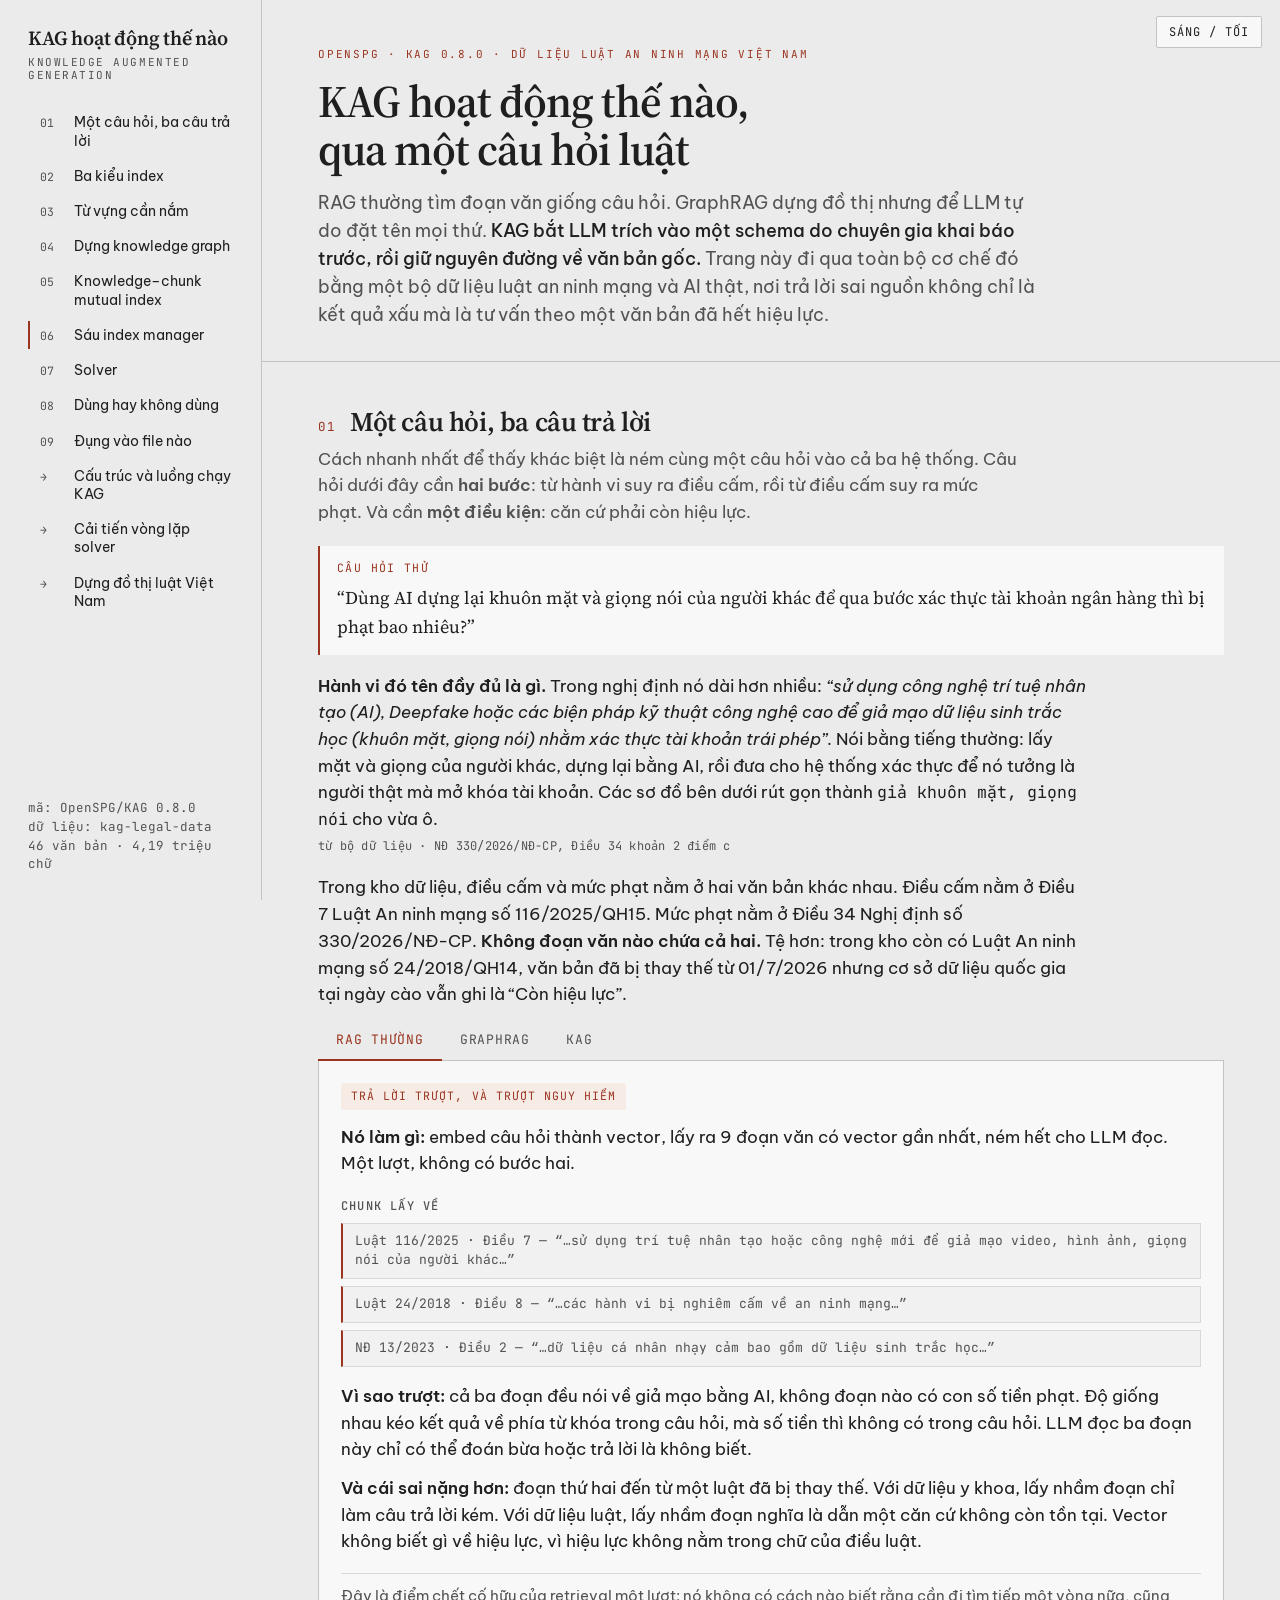
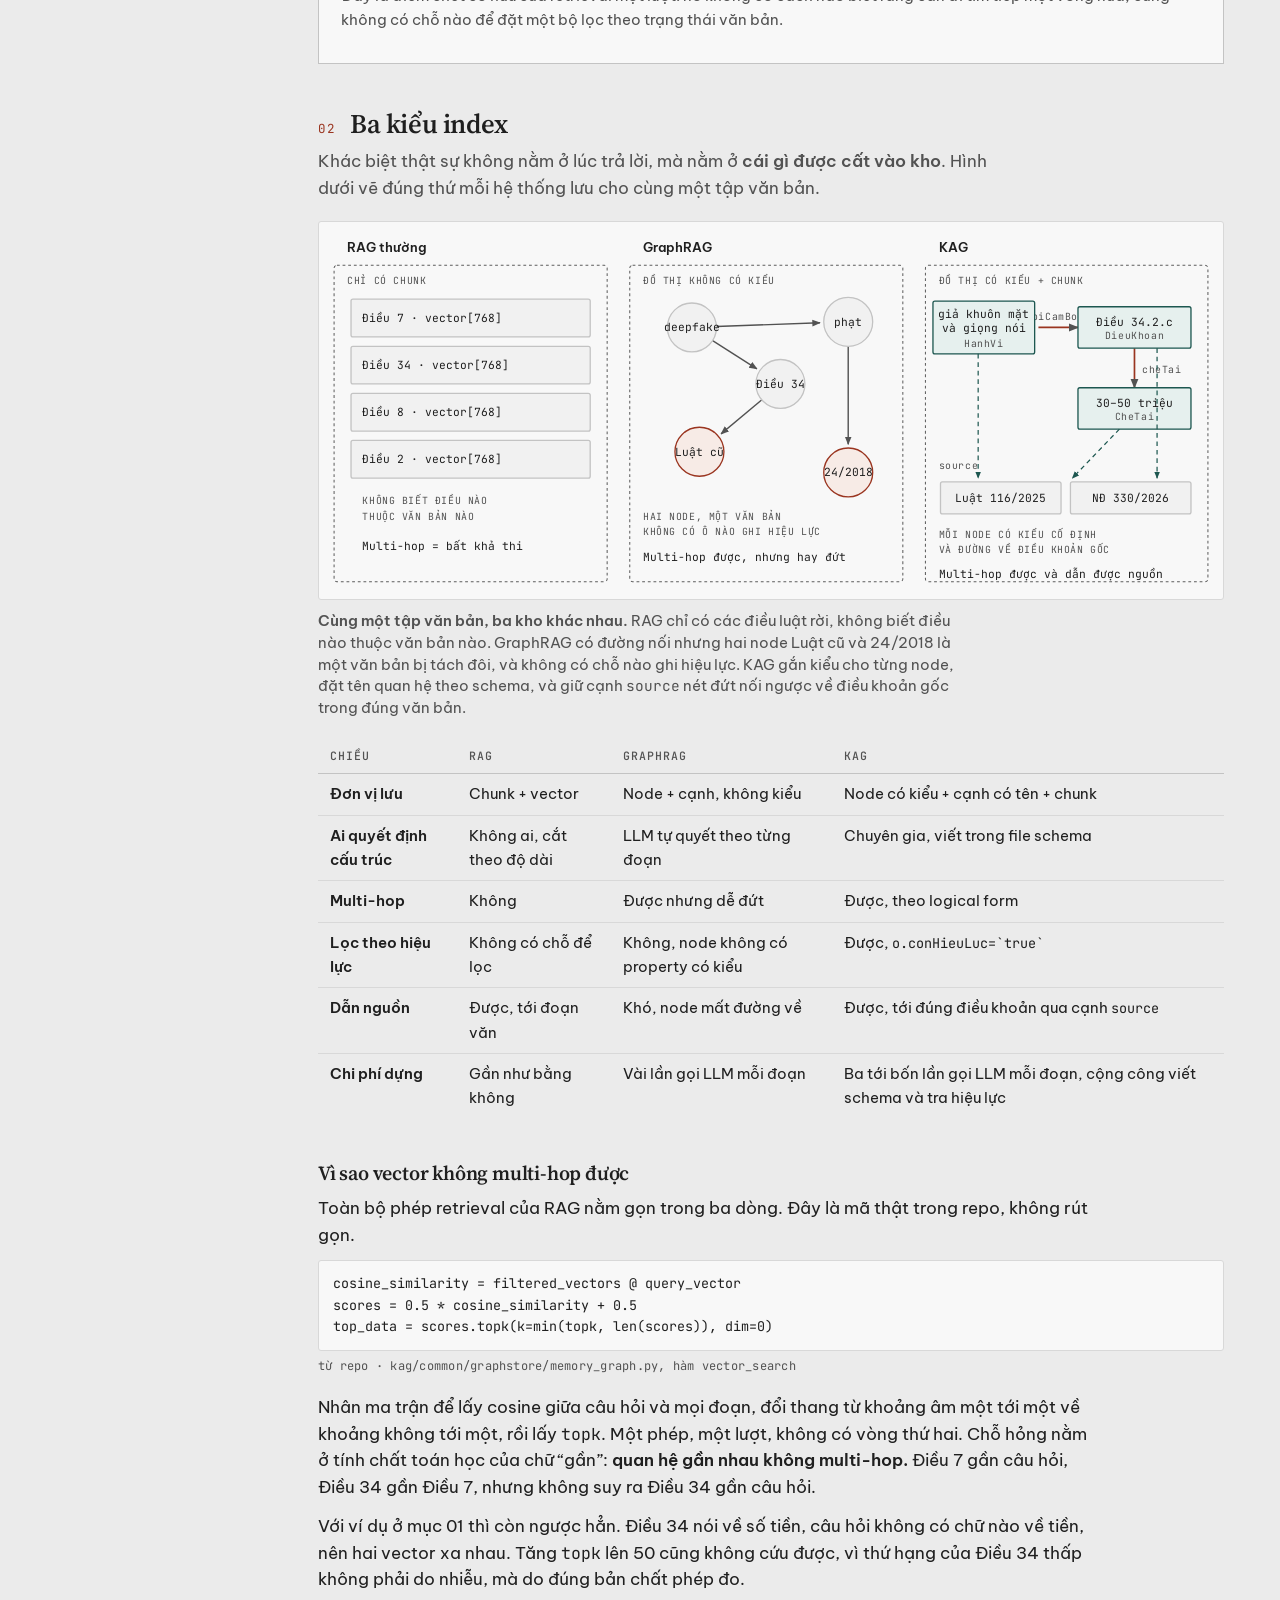
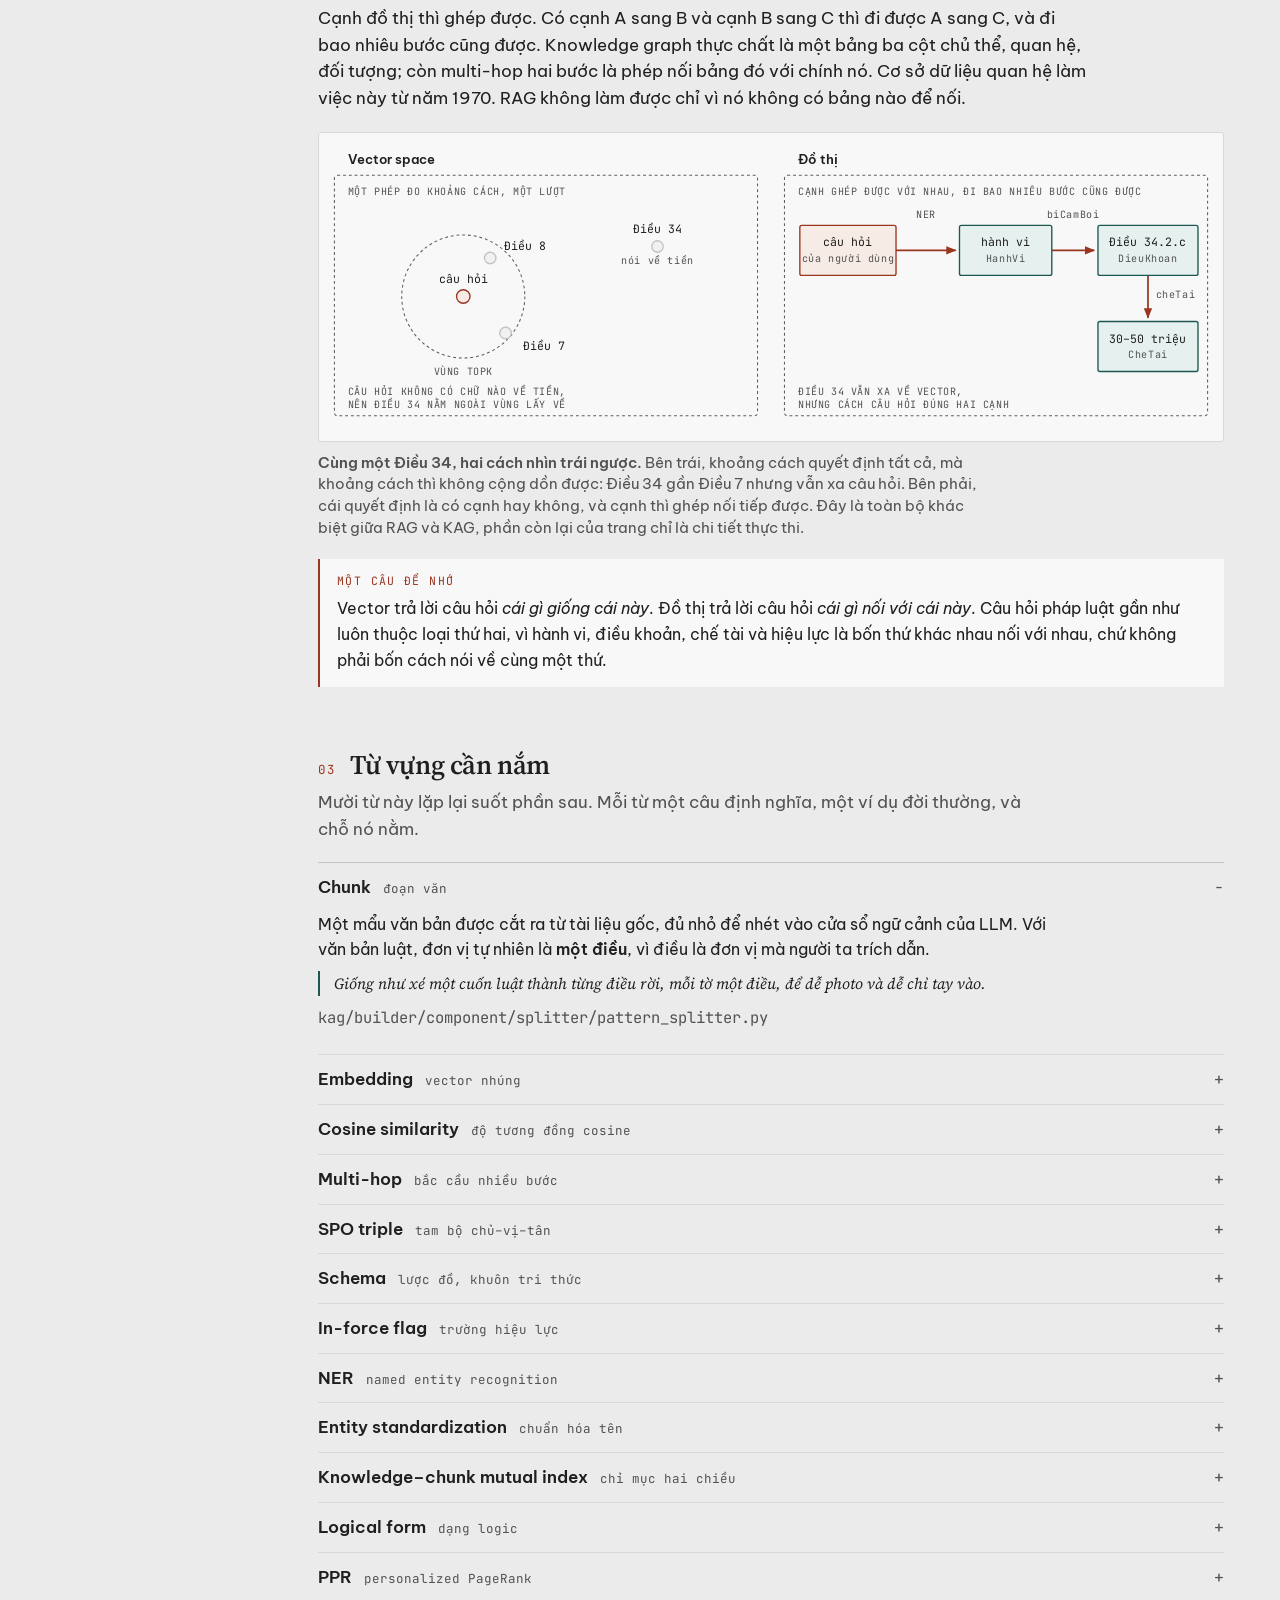
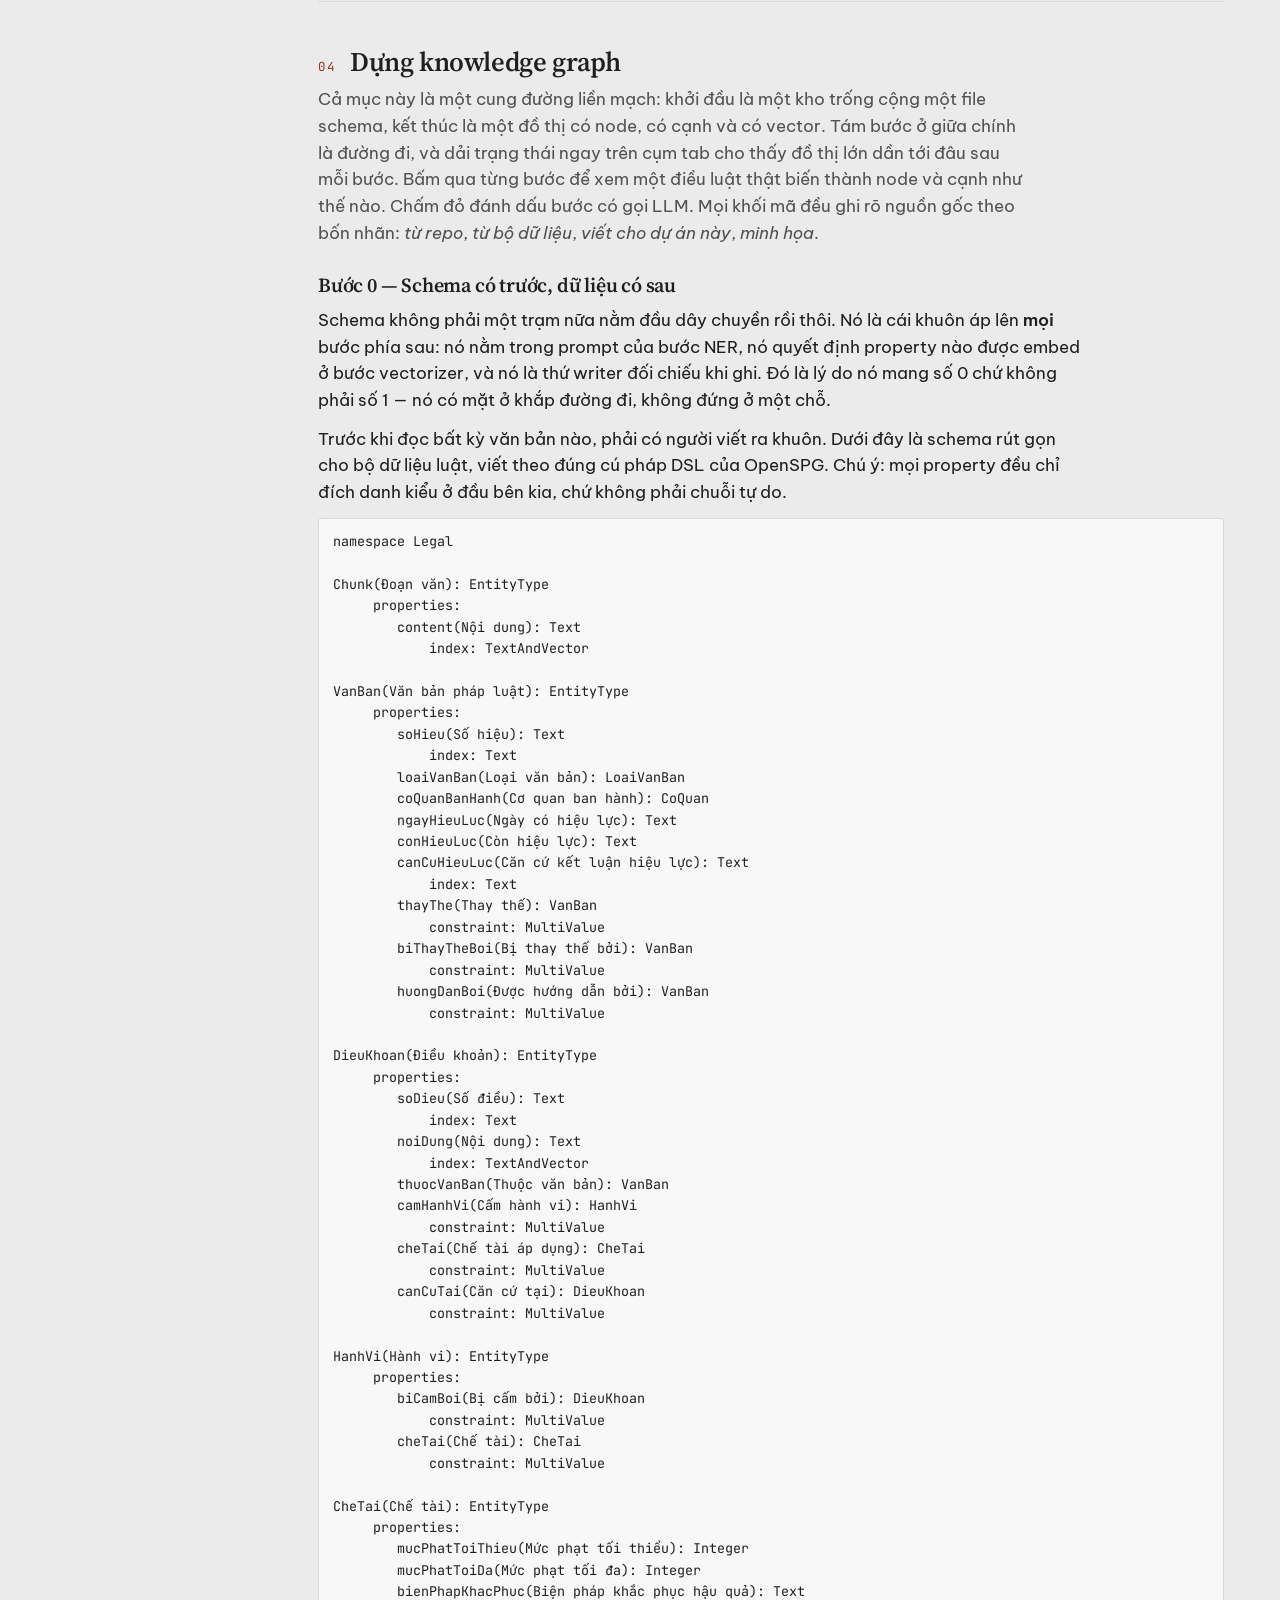
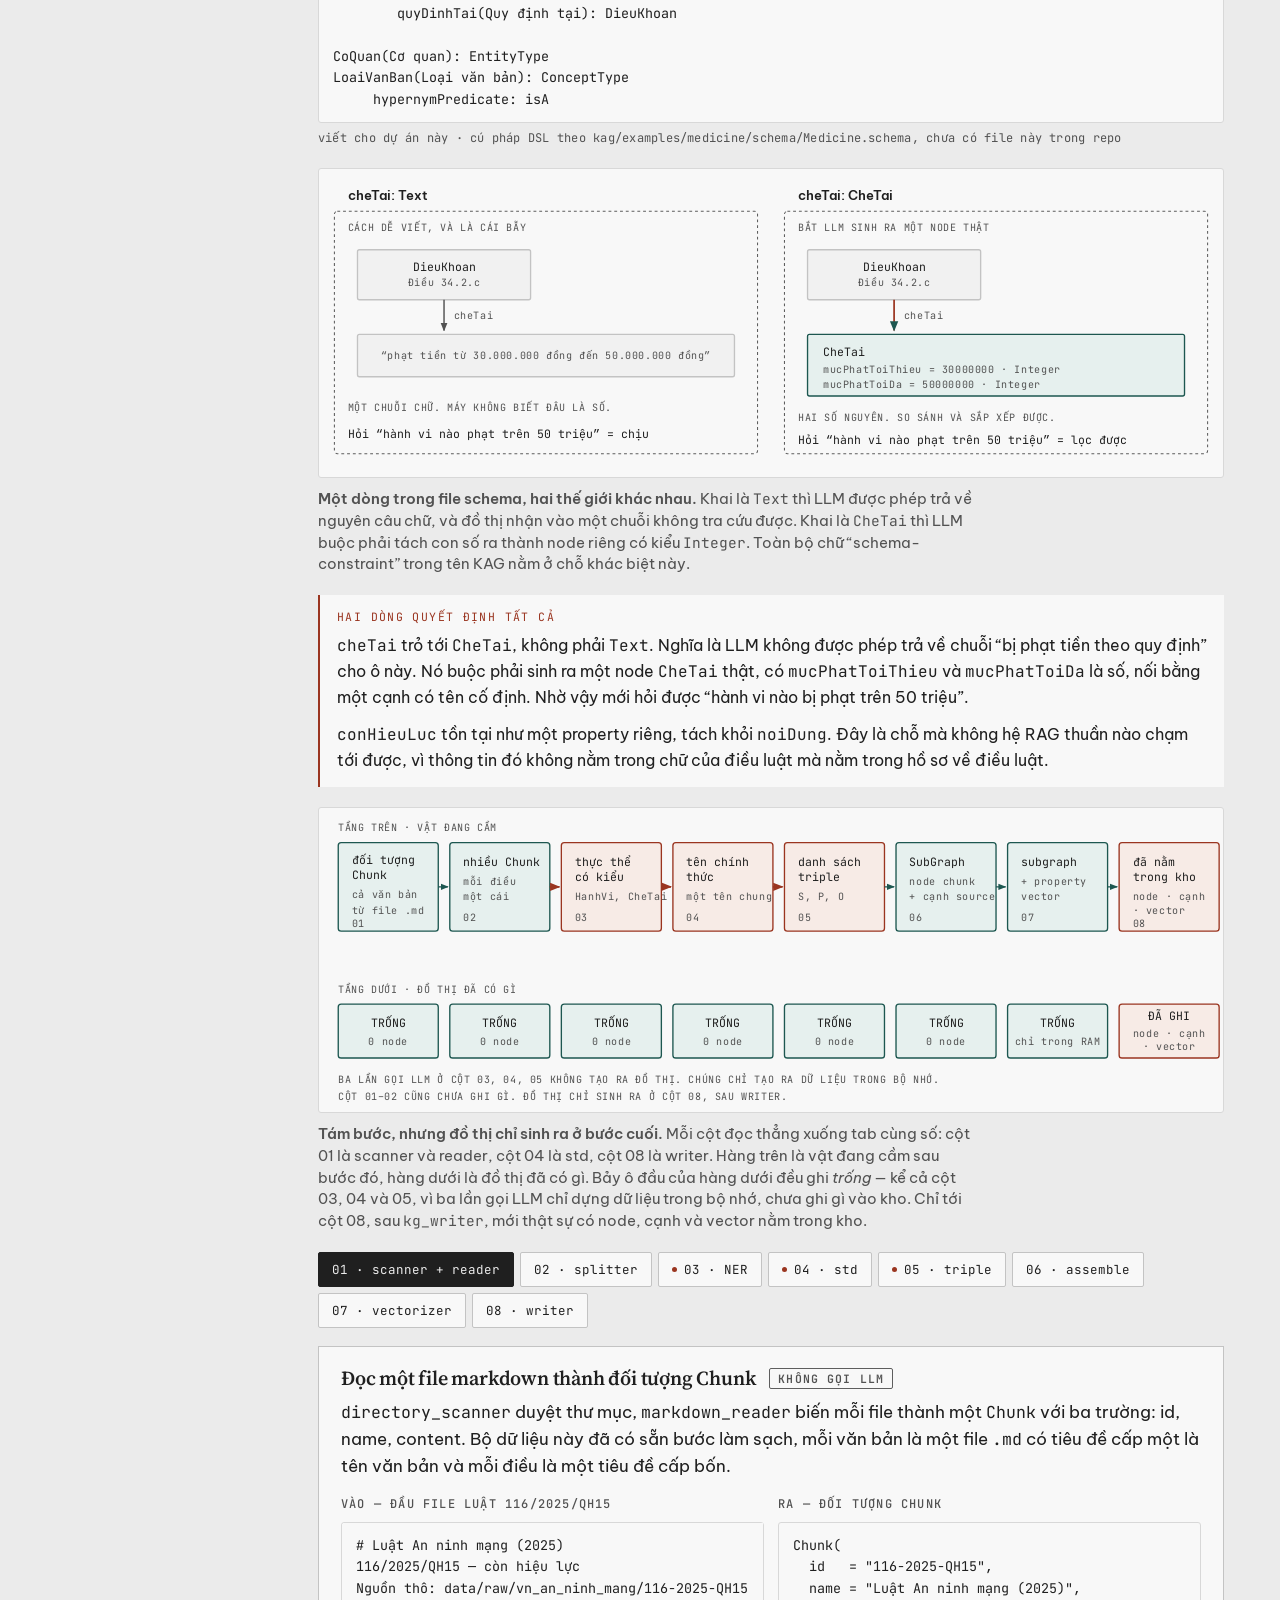
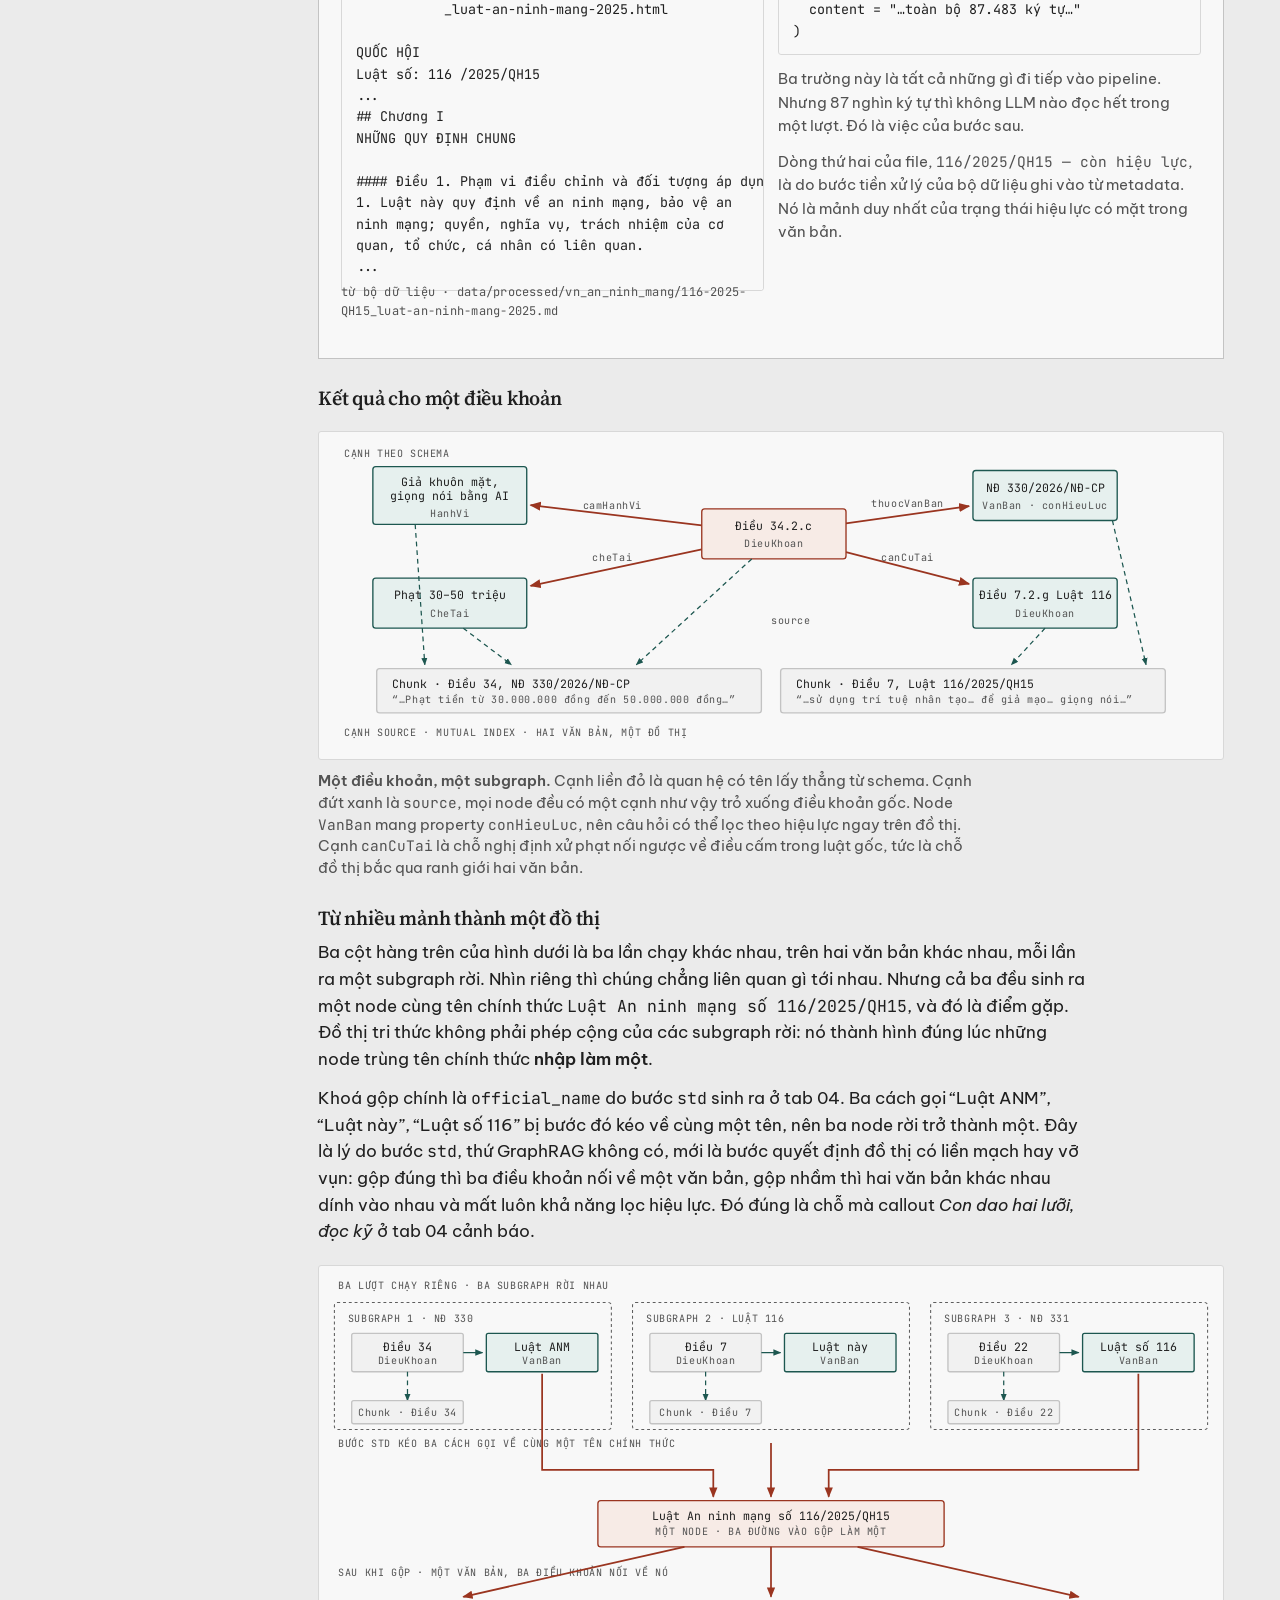
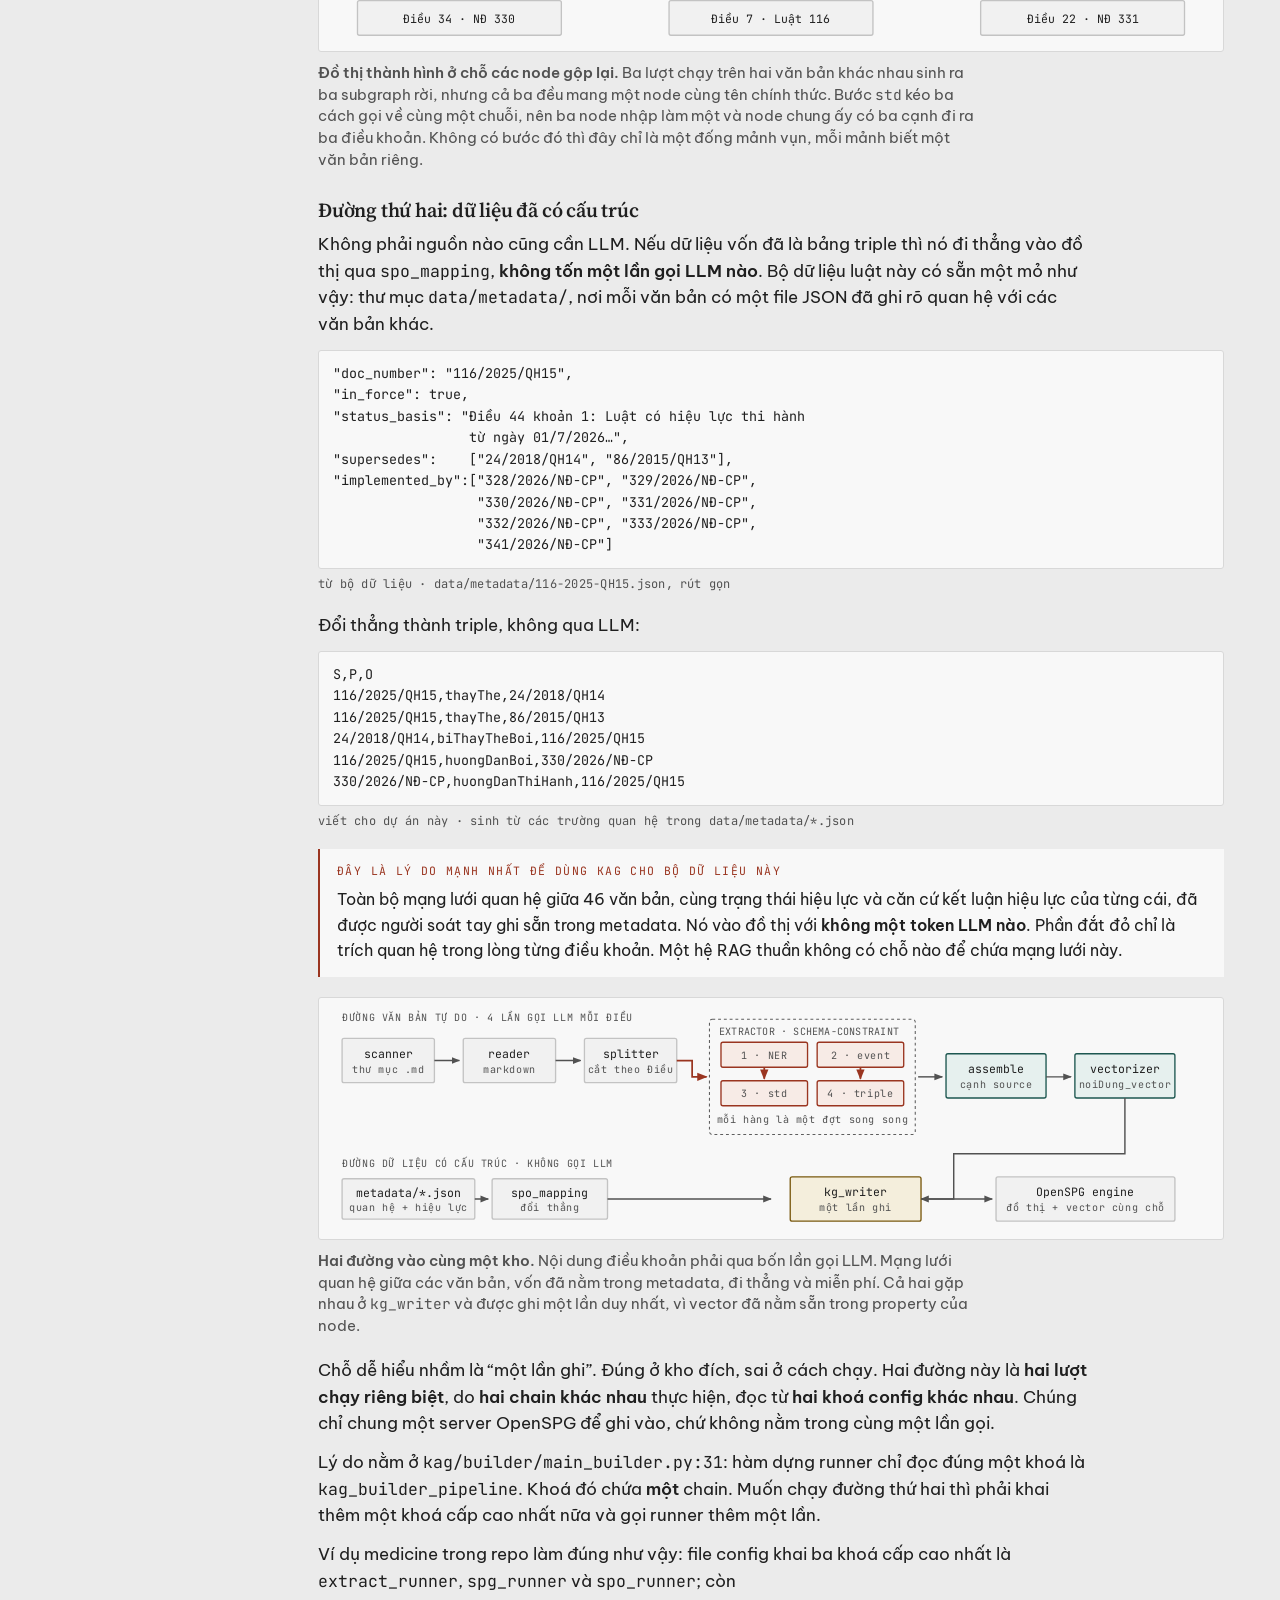
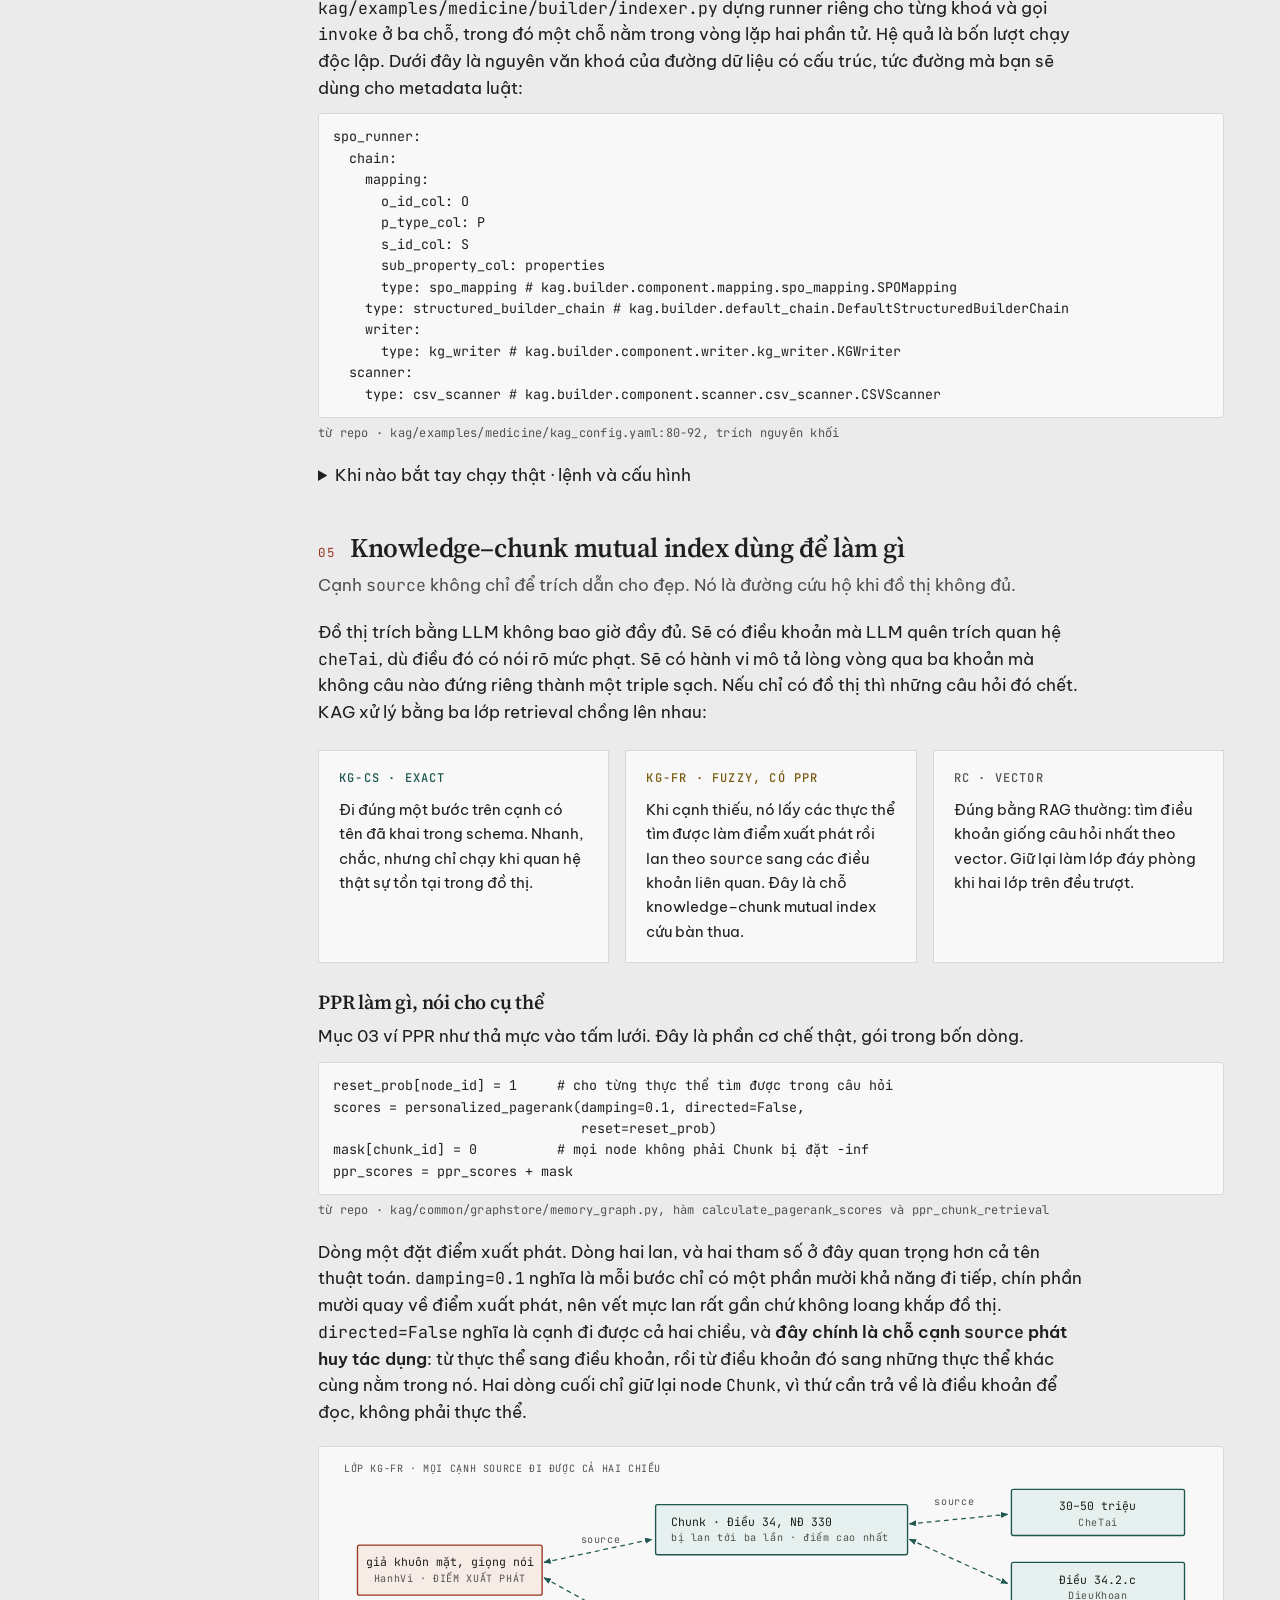
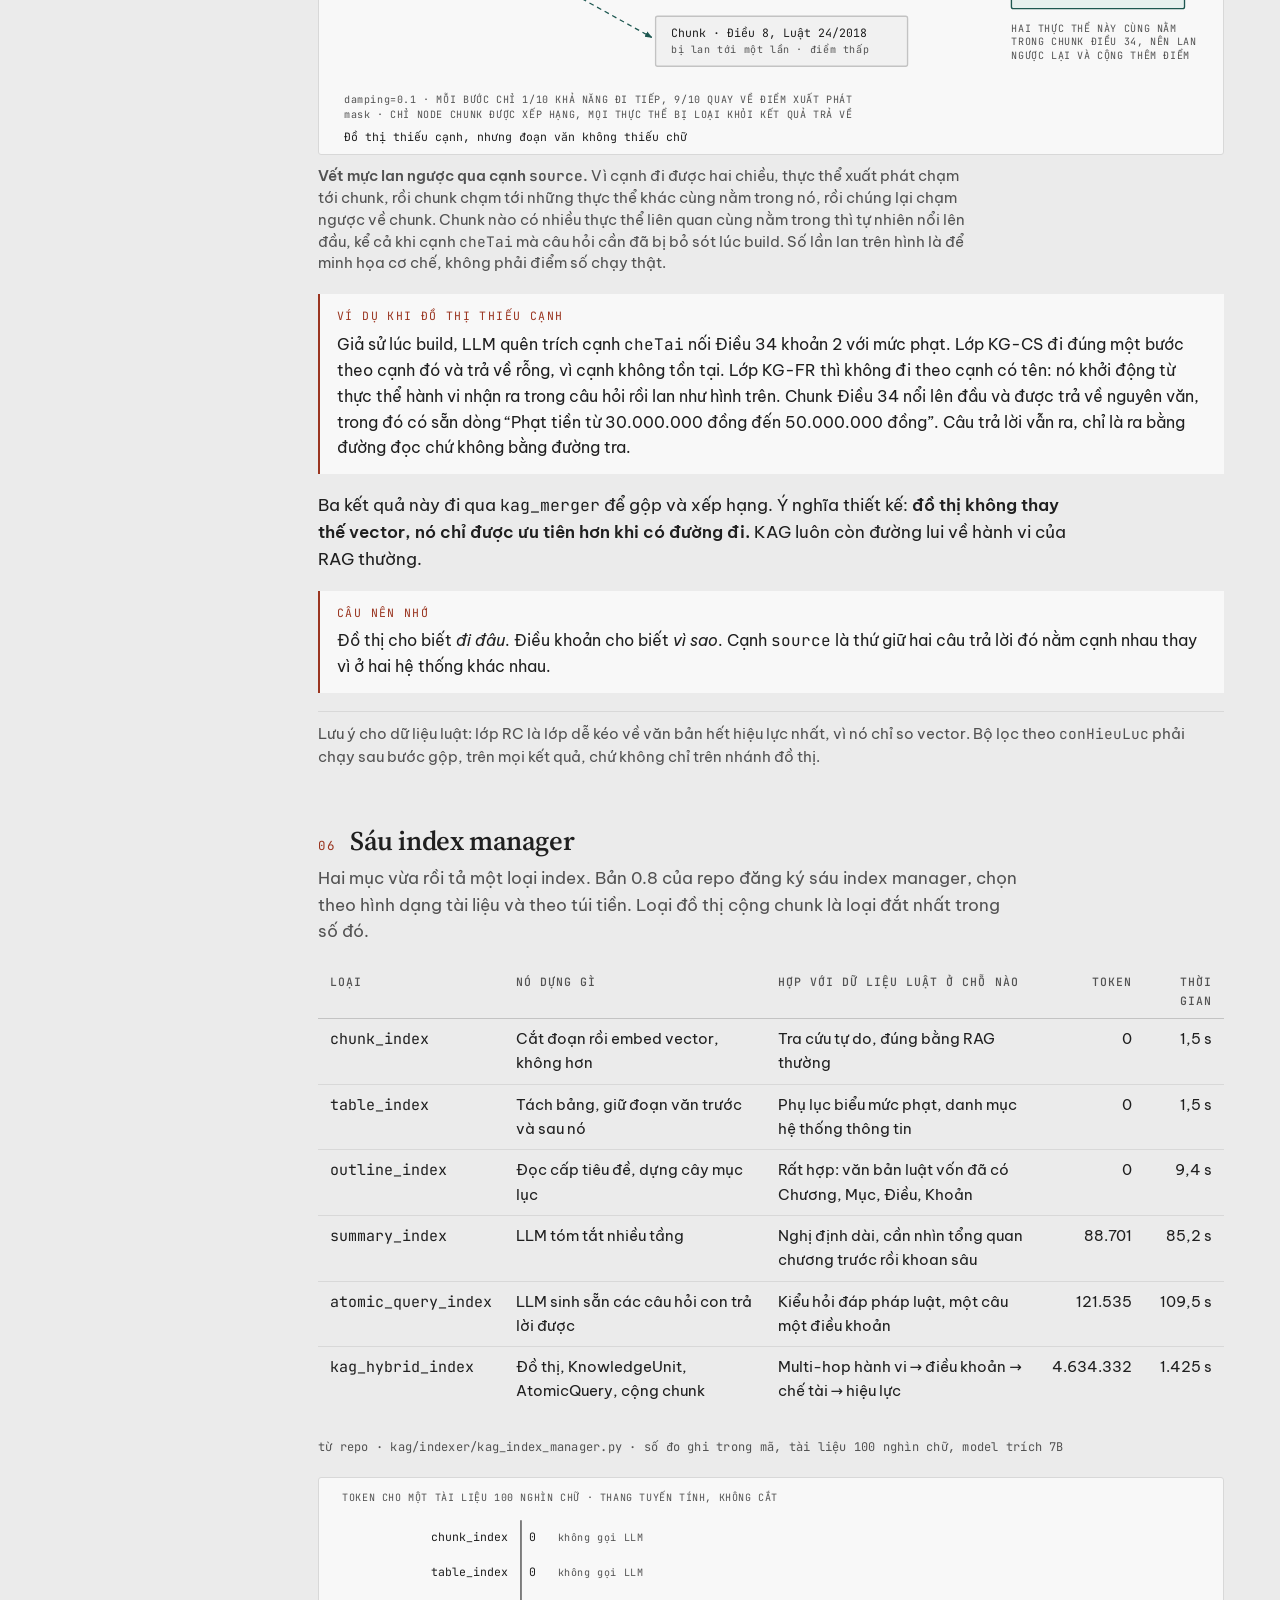
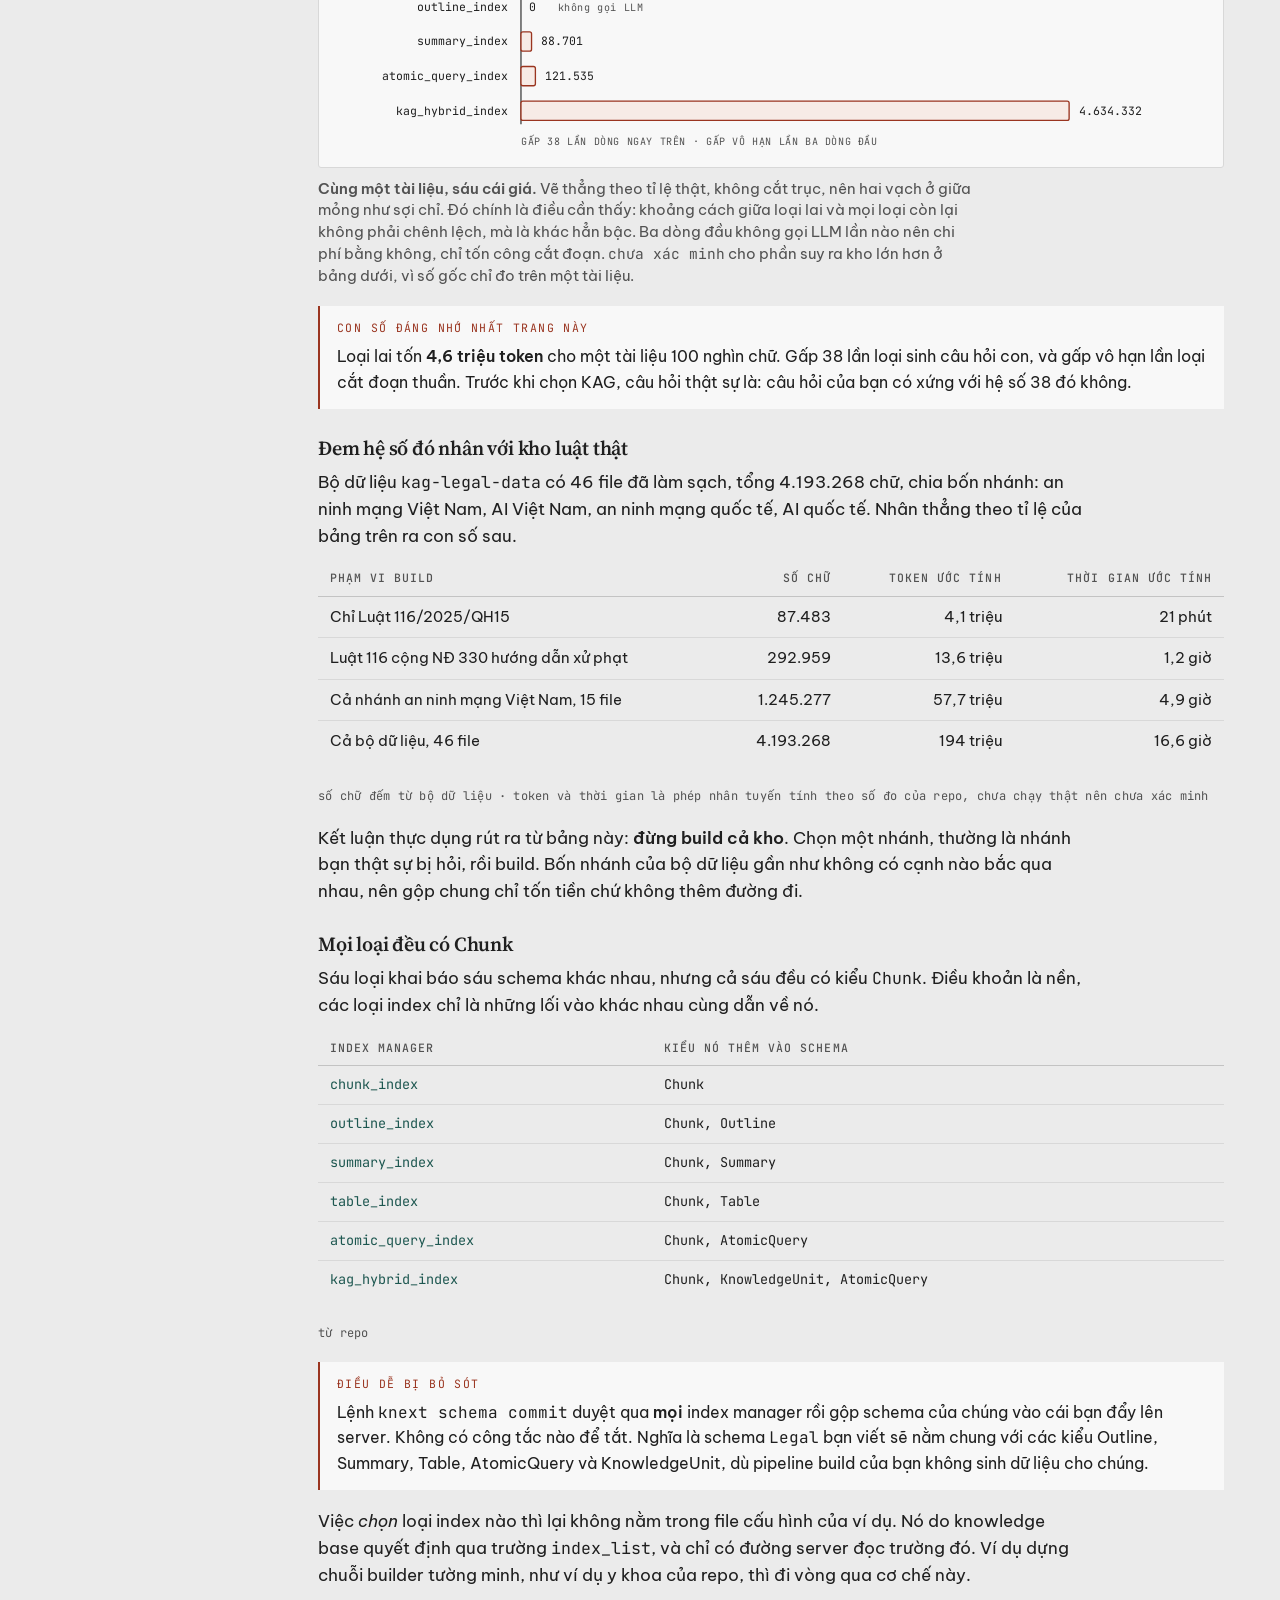
<file: index.html>
<!doctype html>
<html lang="vi">
<head>
<meta charset="utf-8">
<meta name="viewport" content="width=device-width,initial-scale=1">
<meta name="description" content="Giải thích KAG của OpenSPG bằng bộ dữ liệu luật an ninh mạng và AI của Việt Nam.">
<title>KAG hoạt động thế nào</title>
<link rel="preconnect" href="https://fonts.googleapis.com">
<link rel="preconnect" href="https://fonts.gstatic.com" crossorigin>
<link rel="stylesheet" href="https://fonts.googleapis.com/css2?family=Be+Vietnam+Pro:wght@400;500;600&family=Source+Serif+4:ital,opsz,wght@0,8..60,500;0,8..60,600;1,8..60,500&family=JetBrains+Mono:wght@400;500&display=swap">

<link rel="stylesheet" href="assets/css/tokens.css">
<link rel="stylesheet" href="assets/css/base.css">
<link rel="stylesheet" href="assets/css/layout.css">
<link rel="stylesheet" href="assets/css/components.css">
<link rel="stylesheet" href="assets/css/diagram.css">
</head>
<body>
<button class="theme-btn" id="themeBtn" type="button">Sáng / Tối</button>

<div class="shell">

<nav class="rail">
  <div class="rail-mark">KAG hoạt động thế nào<span>Knowledge Augmented Generation</span></div>
  <ul class="toc" id="toc">
    <li><a href="#s1"><em>01</em><span>Một câu hỏi, ba câu trả lời</span></a></li>
    <li><a href="#s2"><em>02</em><span>Ba kiểu index</span></a></li>
    <li><a href="#s3"><em>03</em><span>Từ vựng cần nắm</span></a></li>
    <li><a href="#s4"><em>04</em><span>Dựng knowledge graph</span></a></li>
    <li><a href="#s5"><em>05</em><span>Knowledge–chunk mutual index</span></a></li>
    <li><a href="#s5b"><em>06</em><span>Sáu index manager</span></a></li>
    <li><a href="#s6"><em>07</em><span>Solver</span></a></li>
    <li><a href="#s7"><em>08</em><span>Dùng hay không dùng</span></a></li>
    <li><a href="#s8"><em>09</em><span>Đụng vào file nào</span></a></li>
    <li><a href="cau-truc-va-luong.html"><em>&rarr;</em><span>Cấu trúc và luồng chạy KAG</span></a></li>
    <li><a href="cai-tien-solver.html"><em>&rarr;</em><span>Cải tiến vòng lặp solver</span></a></li>
    <li><a href="dung-do-thi.html"><em>&rarr;</em><span>Dựng đồ thị luật Việt Nam</span></a></li>
  </ul>
  <div class="rail-foot">
    mã: OpenSPG/KAG 0.8.0<br>
    dữ liệu: kag-legal-data<br>
    46 văn bản · 4,19 triệu chữ
  </div>
</nav>

<main>

<header class="hero">
  <p class="eyebrow">OpenSPG · KAG 0.8.0 · Dữ liệu luật an ninh mạng Việt Nam</p>
  <h1>KAG hoạt động thế nào, qua một câu hỏi luật</h1>
  <p class="lede">RAG thường tìm đoạn văn giống câu hỏi. GraphRAG dựng đồ thị nhưng để LLM tự do đặt tên mọi thứ. <strong>KAG bắt LLM trích vào một schema do chuyên gia khai báo trước, rồi giữ nguyên đường về văn bản gốc.</strong> Trang này đi qua toàn bộ cơ chế đó bằng một bộ dữ liệu luật an ninh mạng và AI thật, nơi trả lời sai nguồn không chỉ là kết quả xấu mà là tư vấn theo một văn bản đã hết hiệu lực.</p>
</header>

<div class="wrap">

<!-- ============ 01 ============ -->
<section id="s1">
  <div class="sec-head"><span class="sec-num">01</span><h2>Một câu hỏi, ba câu trả lời</h2></div>
  <p class="sec-sub">Cách nhanh nhất để thấy khác biệt là ném cùng một câu hỏi vào cả ba hệ thống. Câu hỏi dưới đây cần <strong>hai bước</strong>: từ hành vi suy ra điều cấm, rồi từ điều cấm suy ra mức phạt. Và cần <strong>một điều kiện</strong>: căn cứ phải còn hiệu lực.</p>

  <div class="callout">
    <span class="k">Câu hỏi thử</span>
    <p style="font-size:18px;font-family:var(--serif);margin:0">“Dùng AI dựng lại khuôn mặt và giọng nói của người khác để qua bước xác thực tài khoản ngân hàng thì bị phạt bao nhiêu?”</p>
  </div>

  <p class="col"><strong>Hành vi đó tên đầy đủ là gì.</strong> Trong nghị định nó dài hơn nhiều: <em>“sử dụng công nghệ trí tuệ nhân tạo (AI), Deepfake hoặc các biện pháp kỹ thuật công nghệ cao để giả mạo dữ liệu sinh trắc học (khuôn mặt, giọng nói) nhằm xác thực tài khoản trái phép”</em>. Nói bằng tiếng thường: lấy mặt và giọng của người khác, dựng lại bằng AI, rồi đưa cho hệ thống xác thực để nó tưởng là người thật mà mở khóa tài khoản. Các sơ đồ bên dưới rút gọn thành <span class="mono">giả khuôn mặt, giọng nói</span> cho vừa ô.</p>
  <span class="src">từ bộ dữ liệu · NĐ 330/2026/NĐ-CP, Điều 34 khoản 2 điểm c</span>

  <p class="col">Trong kho dữ liệu, điều cấm và mức phạt nằm ở hai văn bản khác nhau. Điều cấm nằm ở Điều 7 Luật An ninh mạng số 116/2025/QH15. Mức phạt nằm ở Điều 34 Nghị định số 330/2026/NĐ-CP. <strong>Không đoạn văn nào chứa cả hai.</strong> Tệ hơn: trong kho còn có Luật An ninh mạng số 24/2018/QH14, văn bản đã bị thay thế từ 01/7/2026 nhưng cơ sở dữ liệu quốc gia tại ngày cào vẫn ghi là “Còn hiệu lực”.</p>

  <div class="tabs" role="tablist" aria-label="So sánh ba hệ thống">
    <button role="tab" id="t-rag" aria-controls="p-rag" aria-selected="true">RAG thường</button>
    <button role="tab" id="t-gr" aria-controls="p-gr" aria-selected="false">GraphRAG</button>
    <button role="tab" id="t-kag" aria-controls="p-kag" aria-selected="false">KAG</button>
  </div>

  <div class="panel-body" id="p-rag" role="tabpanel" aria-labelledby="t-rag">
    <span class="verdict v-bad">Trả lời trượt, và trượt nguy hiểm</span>
    <p><strong>Nó làm gì:</strong> embed câu hỏi thành vector, lấy ra 9 đoạn văn có vector gần nhất, ném hết cho LLM đọc. Một lượt, không có bước hai.</p>
    <h4>Chunk lấy về</h4>
    <div class="retrieved">
      <div class="chip miss">Luật 116/2025 · Điều 7 — “…sử dụng trí tuệ nhân tạo hoặc công nghệ mới để giả mạo video, hình ảnh, giọng nói của người khác…”</div>
      <div class="chip miss">Luật 24/2018 · Điều 8 — “…các hành vi bị nghiêm cấm về an ninh mạng…”</div>
      <div class="chip miss">NĐ 13/2023 · Điều 2 — “…dữ liệu cá nhân nhạy cảm bao gồm dữ liệu sinh trắc học…”</div>
    </div>
    <p><strong>Vì sao trượt:</strong> cả ba đoạn đều nói về giả mạo bằng AI, không đoạn nào có con số tiền phạt. Độ giống nhau kéo kết quả về phía từ khóa trong câu hỏi, mà số tiền thì không có trong câu hỏi. LLM đọc ba đoạn này chỉ có thể đoán bừa hoặc trả lời là không biết.</p>
    <p><strong>Và cái sai nặng hơn:</strong> đoạn thứ hai đến từ một luật đã bị thay thế. Với dữ liệu y khoa, lấy nhầm đoạn chỉ làm câu trả lời kém. Với dữ liệu luật, lấy nhầm đoạn nghĩa là dẫn một căn cứ không còn tồn tại. Vector không biết gì về hiệu lực, vì hiệu lực không nằm trong chữ của điều luật.</p>
    <p class="note">Đây là điểm chết cố hữu của retrieval một lượt: nó không có cách nào biết rằng cần đi tìm tiếp một vòng nữa, cũng không có chỗ nào để đặt một bộ lọc theo trạng thái văn bản.</p>
  </div>

  <div class="panel-body" id="p-gr" role="tabpanel" aria-labelledby="t-gr" hidden>
    <span class="verdict v-mid">Đúng một nửa</span>
    <p><strong>Nó làm gì:</strong> đã có đồ thị nên multi-hop được từ hành vi sang điều khoản sang mức phạt. Nhưng đồ thị dựng bằng OpenIE trích tự do, LLM đặt tên node và tên quan hệ tùy hứng theo từng đoạn văn.</p>
    <h4>Đồ thị lấy về</h4>
    <div class="retrieved">
      <div class="chip hit">giả mạo sinh trắc học <span style="color:var(--ink-3)">—bị cấm tại—&gt;</span> Điều 34</div>
      <div class="chip miss">Luật An ninh mạng <span style="color:var(--ink-3)">— node riêng</span></div>
      <div class="chip miss">Luật số 24/2018/QH14 <span style="color:var(--ink-3)">— node riêng, cùng một văn bản</span></div>
    </div>
    <p><strong>Vì sao chỉ đúng một nửa:</strong> cùng một văn bản bị tách thành nhiều node vì mỗi đoạn viết một kiểu, lúc là <span class="mono">Luật An ninh mạng</span>, lúc là <span class="mono">Luật số 24/2018/QH14</span>, lúc chỉ là <span class="mono">Luật này</span>. Quan hệ thì lúc là <span class="mono">thay thế</span>, lúc là <span class="mono">bãi bỏ</span>, lúc là <span class="mono">hết hiệu lực kể từ</span>. Máy không gộp được, nên đi multi-hop hay đứt giữa chừng.</p>
    <p><strong>Và vấn đề riêng của luật:</strong> node không có kiểu thì cũng không có property có kiểu. Không có ô nào tên <span class="mono">conHieuLuc</span> để lọc. Hệ thống không thể phân biệt điều khoản của luật đang áp dụng với điều khoản của luật đã chết, vì với nó cả hai chỉ là những cụm chữ có vector gần nhau.</p>
    <p class="note">Vấn đề không phải là thiếu đồ thị. Vấn đề là đồ thị không có ai quy định trước cái gì được phép tồn tại, và cái gì bắt buộc phải có.</p>
  </div>

  <div class="panel-body" id="p-kag" role="tabpanel" aria-labelledby="t-kag" hidden>
    <span class="verdict v-ok">Trả lời đúng, kèm nguồn, đã lọc hiệu lực</span>
    <p><strong>Nó làm gì:</strong> schema đã khai báo sẵn <span class="mono">HanhVi.biCamBoi</span>, <span class="mono">DieuKhoan.cheTai</span> và <span class="mono">VanBan.conHieuLuc</span>. Planner biết ba thứ đó tồn tại nên viết được logical form nhiều bước trước khi đi tìm.</p>
    <h4>Kế hoạch planner sinh ra</h4>
<pre><code>Step1: Hành vi giả mạo khuôn mặt, giọng nói bằng AI
       bị cấm ở điều khoản nào?
Action1: Retrieval(s=s1:HanhVi[`Sử dụng AI, Deepfake giả mạo
                                dữ liệu sinh trắc học`],
                   p=p1:biCamBoi, o=o1:DieuKhoan)

Step2: Điều khoản o1 thuộc văn bản nào, và văn bản đó còn hiệu lực không?
Action2: Retrieval(s=o1, p=p2:thuocVanBan, o=o2:VanBan,
                   o.conHieuLuc=`true`)

Step3: Điều khoản o1 quy định chế tài gì?
Action3: Retrieval(s=o1, p=p3:cheTai, o=o3:CheTai)

Step4: output(o3, o2)</code></pre>
    <span class="src">minh họa · viết theo đúng cú pháp <span class="mono">function_declaration</span> trong kag/solver/prompt/logic_form_plan.py, không phải log chạy thật</span>
    <p><strong>Vì sao đúng:</strong> bước 2 và 3 lấy kết quả bước 1 làm đầu vào. Điều kiện <span class="mono">o.conHieuLuc</span> là bộ lọc theo property, đúng cú pháp mà repo khai trong khai báo hàm <span class="mono">Retrieval</span>. Mỗi thực thể tìm được đều còn cạnh <span class="mono">source</span> trỏ về đúng điều khoản đã sinh ra nó, nên câu trả lời dẫn được “Điều 34 khoản 2 điểm c Nghị định 330/2026/NĐ-CP” thay vì bắt người đọc tin.</p>
    <p class="note">Đổi lại: phải có người ngồi viết schema trước, phải có người tra và ghi trạng thái hiệu lực cho từng văn bản, và mỗi đoạn văn tốn ba tới bốn lần gọi LLM lúc dựng index.</p>
  </div>
</section>

<!-- ============ 02 ============ -->
<section id="s2">
  <div class="sec-head"><span class="sec-num">02</span><h2>Ba kiểu index</h2></div>
  <p class="sec-sub">Khác biệt thật sự không nằm ở lúc trả lời, mà nằm ở <strong>cái gì được cất vào kho</strong>. Hình dưới vẽ đúng thứ mỗi hệ thống lưu cho cùng một tập văn bản.</p>

  <figure class="wide">
  <svg class="dg" viewBox="0 0 960 400" role="img" aria-label="So sánh ba kiểu index: RAG lưu các điều luật rời rạc, GraphRAG lưu đồ thị không có kiểu trong đó một văn bản bị tách thành hai node vì có hai cách gọi tên, KAG lưu đồ thị có kiểu cộng các đoạn văn và giữ cạnh source nối hai bên">
    <defs>
      <marker id="d1a" viewBox="0 0 10 10" refX="9" refY="5" markerWidth="6" markerHeight="6" orient="auto-start-reverse"><polygon class="mk" points="0,1 10,5 0,9"/></marker>
      <marker id="d1g" viewBox="0 0 10 10" refX="9" refY="5" markerWidth="6" markerHeight="6" orient="auto-start-reverse"><polygon class="mk-g" points="0,1 10,5 0,9"/></marker>
    </defs>

    <!-- panel 1 : RAG -->
    <rect class="panel" x="16" y="46" width="290" height="336" rx="3"/>
    <text class="t-head" x="30" y="32">RAG thường</text>
    <text class="t-tiny" x="30" y="66">CHỈ CÓ CHUNK</text>
    <rect class="bx" x="34" y="82" width="254" height="40" rx="2"/><text class="t-lbl" x="46" y="106">Điều 7 · vector[768]</text>
    <rect class="bx" x="34" y="132" width="254" height="40" rx="2"/><text class="t-lbl" x="46" y="156">Điều 34 · vector[768]</text>
    <rect class="bx" x="34" y="182" width="254" height="40" rx="2"/><text class="t-lbl" x="46" y="206">Điều 8 · vector[768]</text>
    <rect class="bx" x="34" y="232" width="254" height="40" rx="2"/><text class="t-lbl" x="46" y="256">Điều 2 · vector[768]</text>
    <text class="t-tiny" x="46" y="300">KHÔNG BIẾT ĐIỀU NÀO</text>
    <text class="t-tiny" x="46" y="316">THUỘC VĂN BẢN NÀO</text>
    <text class="t-lbl" x="46" y="348">Multi-hop = bất khả thi</text>

    <!-- panel 2 : GraphRAG -->
    <rect class="panel" x="330" y="46" width="290" height="336" rx="3"/>
    <text class="t-head" x="344" y="32">GraphRAG</text>
    <text class="t-tiny" x="344" y="66">ĐỒ THỊ KHÔNG CÓ KIỂU</text>
    <line class="ln" x1="418" y1="126" x2="465" y2="156" marker-end="url(#d1a)"/>
    <line class="ln" x1="422" y1="111" x2="532" y2="107" marker-end="url(#d1a)"/>
    <line class="ln" x1="470" y1="189" x2="427" y2="225" marker-end="url(#d1a)"/>
    <line class="ln" x1="562" y1="132" x2="562" y2="236" marker-end="url(#d1a)"/>
    <circle class="bx" cx="396" cy="112" r="26"/><text class="t-lbl" x="396" y="116" text-anchor="middle">deepfake</text>
    <circle class="bx" cx="490" cy="172" r="26"/><text class="t-lbl" x="490" y="176" text-anchor="middle">Điều 34</text>
    <circle class="bx" cx="562" cy="106" r="26"/><text class="t-lbl" x="562" y="110" text-anchor="middle">phạt</text>
    <circle class="bx-a" cx="404" cy="244" r="26"/><text class="t-lbl" x="404" y="248" text-anchor="middle">Luật cũ</text>
    <circle class="bx-a" cx="562" cy="266" r="26"/><text class="t-lbl" x="562" y="270" text-anchor="middle">24/2018</text>
    <text class="t-tiny" x="344" y="316">HAI NODE, MỘT VĂN BẢN</text>
    <text class="t-tiny" x="344" y="332">KHÔNG CÓ Ô NÀO GHI HIỆU LỰC</text>
    <text class="t-lbl" x="344" y="360">Multi-hop được, nhưng hay đứt</text>

    <!-- panel 3 : KAG -->
    <rect class="panel" x="644" y="46" width="300" height="336" rx="3"/>
    <text class="t-head" x="658" y="32">KAG</text>
    <text class="t-tiny" x="658" y="66">ĐỒ THỊ CÓ KIỂU + CHUNK</text>
    <line class="ln-a" x1="764" y1="112" x2="806" y2="112" marker-end="url(#d1a)"/>
    <text class="t-tiny" x="785" y="104" text-anchor="middle">biCamBoi</text>
    <line class="ln-a" x1="866" y1="134" x2="866" y2="176" marker-end="url(#d1a)"/>
    <text class="t-tiny" x="874" y="160">cheTai</text>
    <rect class="bx-g" x="652" y="84" width="108" height="56" rx="2"/><text class="t-lbl" x="706" y="102" text-anchor="middle">giả khuôn mặt</text><text class="t-lbl" x="706" y="117" text-anchor="middle">và giọng nói</text><text class="t-tiny" x="706" y="133" text-anchor="middle">HanhVi</text>
    <rect class="bx-g" x="806" y="90" width="120" height="44" rx="2"/><text class="t-lbl" x="866" y="110" text-anchor="middle">Điều 34.2.c</text><text class="t-tiny" x="866" y="124" text-anchor="middle">DieuKhoan</text>
    <rect class="bx-g" x="806" y="176" width="120" height="44" rx="2"/><text class="t-lbl" x="866" y="196" text-anchor="middle">30–50 triệu</text><text class="t-tiny" x="866" y="210" text-anchor="middle">CheTai</text>
    <line class="ln-dash" x1="700" y1="140" x2="700" y2="272" marker-end="url(#d1g)"/>
    <line class="ln-dash" x1="850" y1="220" x2="800" y2="272" marker-end="url(#d1g)"/>
    <line class="ln-dash" x1="890" y1="134" x2="890" y2="272" marker-end="url(#d1g)"/>
    <text class="t-tiny" x="658" y="262">source</text>
    <rect class="bx" x="660" y="276" width="128" height="34" rx="2"/><text class="t-lbl" x="724" y="297" text-anchor="middle">Luật 116/2025</text>
    <rect class="bx" x="798" y="276" width="128" height="34" rx="2"/><text class="t-lbl" x="862" y="297" text-anchor="middle">NĐ 330/2026</text>
    <text class="t-tiny" x="658" y="336">MỖI NODE CÓ KIỂU CỐ ĐỊNH</text>
    <text class="t-tiny" x="658" y="352">VÀ ĐƯỜNG VỀ ĐIỀU KHOẢN GỐC</text>
    <text class="t-lbl" x="658" y="378">Multi-hop được và dẫn được nguồn</text>
  </svg>
  <figcaption><strong>Cùng một tập văn bản, ba kho khác nhau.</strong> RAG chỉ có các điều luật rời, không biết điều nào thuộc văn bản nào. GraphRAG có đường nối nhưng hai node <span>Luật cũ</span> và <span>24/2018</span> là một văn bản bị tách đôi, và không có chỗ nào ghi hiệu lực. KAG gắn kiểu cho từng node, đặt tên quan hệ theo schema, và giữ cạnh <span class="mono">source</span> nét đứt nối ngược về điều khoản gốc trong đúng văn bản.</figcaption>
  </figure>

  <div class="tw">
  <table>
    <thead><tr><th>Chiều</th><th>RAG</th><th>GraphRAG</th><th>KAG</th></tr></thead>
    <tbody>
      <tr><td><strong>Đơn vị lưu</strong></td><td>Chunk + vector</td><td>Node + cạnh, không kiểu</td><td>Node có kiểu + cạnh có tên + chunk</td></tr>
      <tr><td><strong>Ai quyết định cấu trúc</strong></td><td>Không ai, cắt theo độ dài</td><td>LLM tự quyết theo từng đoạn</td><td>Chuyên gia, viết trong file schema</td></tr>
      <tr><td><strong>Multi-hop</strong></td><td>Không</td><td>Được nhưng dễ đứt</td><td>Được, theo logical form</td></tr>
      <tr><td><strong>Lọc theo hiệu lực</strong></td><td>Không có chỗ để lọc</td><td>Không, node không có property có kiểu</td><td>Được, <span class="mono">o.conHieuLuc=`true`</span></td></tr>
      <tr><td><strong>Dẫn nguồn</strong></td><td>Được, tới đoạn văn</td><td>Khó, node mất đường về</td><td>Được, tới đúng điều khoản qua cạnh <span class="mono">source</span></td></tr>
      <tr><td><strong>Chi phí dựng</strong></td><td>Gần như bằng không</td><td>Vài lần gọi LLM mỗi đoạn</td><td>Ba tới bốn lần gọi LLM mỗi đoạn, cộng công viết schema và tra hiệu lực</td></tr>
    </tbody>
  </table>
  </div>

  <h3>Vì sao vector không multi-hop được</h3>
  <p class="col">Toàn bộ phép retrieval của RAG nằm gọn trong ba dòng. Đây là mã thật trong repo, không rút gọn.</p>
<pre><code>cosine_similarity = filtered_vectors @ query_vector
scores = 0.5 * cosine_similarity + 0.5
top_data = scores.topk(k=min(topk, len(scores)), dim=0)</code></pre>
  <span class="src">từ repo · kag/common/graphstore/memory_graph.py, hàm <span class="mono">vector_search</span></span>

  <p class="col">Nhân ma trận để lấy cosine giữa câu hỏi và mọi đoạn, đổi thang từ khoảng âm một tới một về khoảng không tới một, rồi lấy <span class="mono">topk</span>. Một phép, một lượt, không có vòng thứ hai. Chỗ hỏng nằm ở tính chất toán học của chữ “gần”: <strong>quan hệ gần nhau không multi-hop.</strong> Điều 7 gần câu hỏi, Điều 34 gần Điều 7, nhưng không suy ra Điều 34 gần câu hỏi.</p>

  <p class="col">Với ví dụ ở mục 01 thì còn ngược hẳn. Điều 34 nói về số tiền, câu hỏi không có chữ nào về tiền, nên hai vector xa nhau. Tăng <span class="mono">topk</span> lên 50 cũng không cứu được, vì thứ hạng của Điều 34 thấp không phải do nhiễu, mà do đúng bản chất phép đo.</p>

  <p class="col">Cạnh đồ thị thì ghép được. Có cạnh A sang B và cạnh B sang C thì đi được A sang C, và đi bao nhiêu bước cũng được. Knowledge graph thực chất là một bảng ba cột chủ thể, quan hệ, đối tượng; còn multi-hop hai bước là phép nối bảng đó với chính nó. Cơ sở dữ liệu quan hệ làm việc này từ năm 1970. RAG không làm được chỉ vì nó không có bảng nào để nối.</p>

  <figure class="wide">
  <svg class="dg" viewBox="0 0 940 320" role="img" aria-label="So sánh hai cách retrieval. Bên trái là vector space: câu hỏi nằm giữa một vòng tròn nét đứt là vùng topk, Điều 7 và Điều 8 nằm trong vòng, còn Điều 34 nằm xa bên ngoài nên không được lấy về. Bên phải là đồ thị: từ câu hỏi đi qua cạnh NER tới hành vi, rồi qua cạnh biCamBoi tới Điều 34, rồi qua cạnh cheTai tới mức phạt 30 đến 50 triệu, tất cả chỉ mất ba cạnh">
    <defs>
      <marker id="d5a" viewBox="0 0 10 10" refX="9" refY="5" markerWidth="6" markerHeight="6" orient="auto-start-reverse"><polygon class="mk-a" points="0,1 10,5 0,9"/></marker>
    </defs>

    <!-- trái : không gian vector -->
    <rect class="panel" x="16" y="44" width="440" height="250" rx="3"/>
    <text class="t-head" x="30" y="32">Vector space</text>
    <text class="t-tiny" x="30" y="64">MỘT PHÉP ĐO KHOẢNG CÁCH, MỘT LƯỢT</text>

    <circle class="panel" cx="150" cy="170" r="64"/>
    <text class="t-tiny" x="150" y="252" text-anchor="middle">VÙNG TOPK</text>

    <circle class="bx-a" cx="150" cy="170" r="7"/>
    <text class="t-lbl" x="150" y="156" text-anchor="middle">câu hỏi</text>

    <circle class="bx" cx="194" cy="208" r="6"/>
    <text class="t-lbl" x="212" y="226">Điều 7</text>

    <circle class="bx" cx="178" cy="130" r="6"/>
    <text class="t-lbl" x="192" y="122">Điều 8</text>

    <circle class="bx" cx="352" cy="118" r="6"/>
    <text class="t-lbl" x="352" y="104" text-anchor="middle">Điều 34</text>
    <text class="t-tiny" x="352" y="136" text-anchor="middle">nói về tiền</text>

    <text class="t-tiny" x="30" y="272">CÂU HỎI KHÔNG CÓ CHỮ NÀO VỀ TIỀN,</text>
    <text class="t-tiny" x="30" y="286">NÊN ĐIỀU 34 NẰM NGOÀI VÙNG LẤY VỀ</text>

    <!-- phải : đồ thị -->
    <rect class="panel" x="484" y="44" width="440" height="250" rx="3"/>
    <text class="t-head" x="498" y="32">Đồ thị</text>
    <text class="t-tiny" x="498" y="64">CẠNH GHÉP ĐƯỢC VỚI NHAU, ĐI BAO NHIÊU BƯỚC CŨNG ĐƯỢC</text>

    <line class="ln-a" x1="600" y1="122" x2="662" y2="122" marker-end="url(#d5a)"/>
    <text class="t-tiny" x="631" y="88" text-anchor="middle">NER</text>
    <line class="ln-a" x1="762" y1="122" x2="806" y2="122" marker-end="url(#d5a)"/>
    <text class="t-tiny" x="784" y="88" text-anchor="middle">biCamBoi</text>
    <line class="ln-a" x1="862" y1="146" x2="862" y2="192" marker-end="url(#d5a)"/>
    <text class="t-tiny" x="870" y="172">cheTai</text>

    <rect class="bx-a" x="500" y="96" width="100" height="52" rx="2"/>
    <text class="t-lbl" x="550" y="118" text-anchor="middle">câu hỏi</text>
    <text class="t-tiny" x="550" y="134" text-anchor="middle">của người dùng</text>

    <rect class="bx-g" x="666" y="96" width="96" height="52" rx="2"/>
    <text class="t-lbl" x="714" y="118" text-anchor="middle">hành vi</text>
    <text class="t-tiny" x="714" y="134" text-anchor="middle">HanhVi</text>

    <rect class="bx-g" x="810" y="96" width="104" height="52" rx="2"/>
    <text class="t-lbl" x="862" y="118" text-anchor="middle">Điều 34.2.c</text>
    <text class="t-tiny" x="862" y="134" text-anchor="middle">DieuKhoan</text>

    <rect class="bx-g" x="810" y="196" width="104" height="52" rx="2"/>
    <text class="t-lbl" x="862" y="218" text-anchor="middle">30–50 triệu</text>
    <text class="t-tiny" x="862" y="234" text-anchor="middle">CheTai</text>

    <text class="t-tiny" x="498" y="272">ĐIỀU 34 VẪN XA VỀ VECTOR,</text>
    <text class="t-tiny" x="498" y="286">NHƯNG CÁCH CÂU HỎI ĐÚNG HAI CẠNH</text>
  </svg>
  <figcaption><strong>Cùng một Điều 34, hai cách nhìn trái ngược.</strong> Bên trái, khoảng cách quyết định tất cả, mà khoảng cách thì không cộng dồn được: Điều 34 gần Điều 7 nhưng vẫn xa câu hỏi. Bên phải, cái quyết định là có cạnh hay không, và cạnh thì ghép nối tiếp được. Đây là toàn bộ khác biệt giữa RAG và KAG, phần còn lại của trang chỉ là chi tiết thực thi.</figcaption>
  </figure>

  <div class="callout">
    <span class="k">Một câu để nhớ</span>
    <p>Vector trả lời câu hỏi <em>cái gì giống cái này</em>. Đồ thị trả lời câu hỏi <em>cái gì nối với cái này</em>. Câu hỏi pháp luật gần như luôn thuộc loại thứ hai, vì hành vi, điều khoản, chế tài và hiệu lực là bốn thứ khác nhau nối với nhau, chứ không phải bốn cách nói về cùng một thứ.</p>
  </div>
</section>

<!-- ============ 03 ============ -->
<section id="s3">
  <div class="sec-head"><span class="sec-num">03</span><h2>Từ vựng cần nắm</h2></div>
  <p class="sec-sub">Mười từ này lặp lại suốt phần sau. Mỗi từ một câu định nghĩa, một ví dụ đời thường, và chỗ nó nằm.</p>

  <div class="gloss">
    <details open>
      <summary>Chunk <span class="en">đoạn văn</span></summary>
      <div class="gbody">
        <p>Một mẩu văn bản được cắt ra từ tài liệu gốc, đủ nhỏ để nhét vào cửa sổ ngữ cảnh của LLM. Với văn bản luật, đơn vị tự nhiên là <strong>một điều</strong>, vì điều là đơn vị mà người ta trích dẫn.</p>
        <p class="like">Giống như xé một cuốn luật thành từng điều rời, mỗi tờ một điều, để dễ photo và dễ chỉ tay vào.</p>
        <p class="where">kag/builder/component/splitter/pattern_splitter.py</p>
      </div>
    </details>

    <details>
      <summary>Embedding <span class="en">vector nhúng</span></summary>
      <div class="gbody">
        <p>Biến một đoạn chữ thành một dãy số, sao cho hai đoạn nghĩa gần nhau thì hai dãy số cũng gần nhau.</p>
        <p class="like">Giống như xếp sách lên kệ theo chủ đề: bạn không đọc nội dung, chỉ cần biết chúng đứng cạnh nhau là biết chúng liên quan.</p>
        <p class="where">kag/builder/component/vectorizer/batch_vectorizer.py</p>
      </div>
    </details>

    <details>
      <summary>Cosine similarity <span class="en">độ tương đồng cosine</span></summary>
      <div class="gbody">
        <p>Đo <strong>góc</strong> giữa hai vector, không đo độ dài. Cùng hướng thì bằng một, vuông góc thì bằng không, ngược hướng thì bằng âm một. Đây là toàn bộ phép tính mà RAG dùng để chọn đoạn văn.</p>
        <p class="like">Giống đo xem hai người có đang nhìn về cùng một hướng không, chứ không đo họ đứng cách nhau bao xa.</p>
        <p class="where">kag/common/graphstore/memory_graph.py · hàm vector_search</p>
      </div>
    </details>

    <details>
      <summary>Multi-hop <span class="en">bắc cầu nhiều bước</span></summary>
      <div class="gbody">
        <p>Câu hỏi mà lời giải phải đi qua ít nhất hai quan hệ nối tiếp: kết quả bước một là đầu vào bước hai. Mỗi lần đi qua một quan hệ gọi là một bước, tiếng Anh là một hop.</p>
        <p class="like">Giống hỏi “sếp của sếp tôi là ai”. Không ô nào trong sổ nhân sự ghi sẵn câu trả lời, phải tra hai lần liên tiếp.</p>
        <p class="where">kag/solver/prompt/logic_form_plan.py</p>
      </div>
    </details>

    <details>
      <summary>SPO triple <span class="en">tam bộ chủ–vị–tân</span></summary>
      <div class="gbody">
        <p>Đơn vị nhỏ nhất của knowledge graph: chủ thể, quan hệ, đối tượng. Ba mảnh này ghép thành một câu sự thật mà máy đọc được.</p>
        <p class="like">Giống một dòng trong sổ hộ khẩu: “Nam — là con của — Bình”. Ba ô, không thừa không thiếu.</p>
        <p class="where">kag/builder/component/mapping/spo_mapping.py</p>
      </div>
    </details>

    <details>
      <summary>Schema <span class="en">lược đồ, khuôn tri thức</span></summary>
      <div class="gbody">
        <p>Bản khai báo trước những loại thực thể nào được phép tồn tại và chúng nối với nhau bằng quan hệ gì. Viết bằng tay, bởi người hiểu ngành.</p>
        <p class="like">Giống mẫu đơn có sẵn ô: ô Số hiệu, ô Ngày hiệu lực, ô Cơ quan ban hành. Người điền không được tự vẽ thêm ô mới.</p>
        <p class="where">viết cho dự án này · xem mục 04</p>
      </div>
    </details>

    <details>
      <summary>In-force flag <span class="en">trường hiệu lực</span></summary>
      <div class="gbody">
        <p>Không phải khái niệm của KAG, mà là ràng buộc của ngành luật. Một văn bản có vòng đời: còn hiệu lực, hết hiệu lực, hết hiệu lực một phần. Trạng thái này <strong>không nằm trong chữ của điều luật</strong>, nên vector không bao giờ tìm ra nó. Nó phải là một property có kiểu trong schema, và phải có người tra rồi ghi vào.</p>
        <p class="like">Giống hạn dùng in trên vỏ hộp thuốc. Đọc thành phần thuốc cả ngày cũng không biết hộp còn dùng được không.</p>
        <p class="where">data/metadata/*.json · các trường <span class="mono">in_force</span>, <span class="mono">status_basis</span>, <span class="mono">status_conflict</span></p>
      </div>
    </details>

    <details>
      <summary>NER <span class="en">named entity recognition</span></summary>
      <div class="gbody">
        <p>Đọc một đoạn văn và chỉ ra đâu là tên văn bản, đâu là hành vi, đâu là chế tài. Trong KAG việc này do LLM làm, có schema đưa kèm để nó biết được phép gán những nhãn nào.</p>
        <p class="like">Giống người biên tập cầm bút highlight, tô vàng mọi số hiệu văn bản trong một bản án.</p>
        <p class="where">kag/builder/prompt/default/ner.py</p>
      </div>
    </details>

    <details>
      <summary>Entity standardization <span class="en">chuẩn hóa tên</span></summary>
      <div class="gbody">
        <p>Quy mọi cách viết khác nhau của cùng một thứ về một tên chính thức duy nhất. Đây chính là bước GraphRAG thiếu.</p>
        <p class="like">Giống thủ thư dồn ba tấm thẻ “Luật ANM”, “Luật An ninh mạng”, “Luật số 116/2025/QH15” về một tấm. Nhưng phải cẩn thận: “Luật An ninh mạng” năm 2018 và năm 2025 là hai tấm thẻ khác nhau.</p>
        <p class="where">kag/builder/prompt/default/std.py</p>
      </div>
    </details>

    <details>
      <summary>Knowledge–chunk mutual index <span class="en">chỉ mục hai chiều</span></summary>
      <div class="gbody">
        <p>Mỗi thực thể trong đồ thị giữ một cạnh trỏ về đúng đoạn văn đã sinh ra nó, và đoạn văn cũng là một node trong chính đồ thị đó. Hai kho không tách rời.</p>
        <p class="like">Giống mục lục sách có ghi số trang, mà lật tới trang đó lại thấy chú thích “xem thêm mục X”. Đi được cả hai chiều.</p>
        <p class="where">assemble_sub_graph_with_chunk trong schema_constraint_extractor.py</p>
      </div>
    </details>

    <details>
      <summary>Logical form <span class="en">dạng logic</span></summary>
      <div class="gbody">
        <p>Một ngôn ngữ nhỏ để viết plan trả lời trước khi đi tìm, gồm các lệnh <span class="mono">Retrieval</span>, <span class="mono">Math</span>, <span class="mono">Deduce</span>, <span class="mono">output</span>.</p>
        <p class="like">Giống công thức nấu ăn ghi rõ từng bước, thay vì chỉ bảo “làm món này đi”.</p>
        <p class="where">kag/solver/prompt/logic_form_plan.py</p>
      </div>
    </details>

    <details>
      <summary>PPR <span class="en">personalized PageRank</span></summary>
      <div class="gbody">
        <p>Thuật toán lan tỏa trên đồ thị: bắt đầu từ vài node đã tìm được, lan sang các node lân cận, node nào bị lan tới nhiều lần thì điểm cao. KAG dùng nó để từ thực thể lan sang đoạn văn.</p>
        <p class="like">Giống thả mực vào một điểm trên tấm lưới: chỗ nào đậm màu nhất là chỗ liên quan nhất tới điểm bạn thả.</p>
        <p class="where">kag/common/tools/algorithm_tool/chunk_retriever/ppr_chunk_retriever.py</p>
      </div>
    </details>
  </div>
</section>

<!-- ============ 04 ============ -->
<section id="s4">
  <div class="sec-head"><span class="sec-num">04</span><h2>Dựng knowledge graph</h2></div>
  <p class="sec-sub">Cả mục này là một cung đường liền mạch: khởi đầu là một kho trống cộng một file schema, kết thúc là một đồ thị có node, có cạnh và có vector. Tám bước ở giữa chính là đường đi, và dải trạng thái ngay trên cụm tab cho thấy đồ thị lớn dần tới đâu sau mỗi bước. Bấm qua từng bước để xem một điều luật thật biến thành node và cạnh như thế nào. Chấm đỏ đánh dấu bước có gọi LLM. Mọi khối mã đều ghi rõ nguồn gốc theo bốn nhãn: <em>từ repo</em>, <em>từ bộ dữ liệu</em>, <em>viết cho dự án này</em>, <em>minh họa</em>.</p>

  <h3>Bước 0 — Schema có trước, dữ liệu có sau</h3>
  <p class="col">Schema không phải một trạm nữa nằm đầu dây chuyền rồi thôi. Nó là cái khuôn áp lên <strong>mọi</strong> bước phía sau: nó nằm trong prompt của bước NER, nó quyết định property nào được embed ở bước vectorizer, và nó là thứ writer đối chiếu khi ghi. Đó là lý do nó mang số 0 chứ không phải số 1 — nó có mặt ở khắp đường đi, không đứng ở một chỗ.</p>
  <p class="col">Trước khi đọc bất kỳ văn bản nào, phải có người viết ra khuôn. Dưới đây là schema rút gọn cho bộ dữ liệu luật, viết theo đúng cú pháp DSL của OpenSPG. Chú ý: mọi property đều chỉ đích danh kiểu ở đầu bên kia, chứ không phải chuỗi tự do.</p>

<pre><code>namespace Legal

Chunk(Đoạn văn): EntityType
     properties:
        content(Nội dung): Text
            index: TextAndVector

VanBan(Văn bản pháp luật): EntityType
     properties:
        soHieu(Số hiệu): Text
            index: Text
        loaiVanBan(Loại văn bản): LoaiVanBan
        coQuanBanHanh(Cơ quan ban hành): CoQuan
        ngayHieuLuc(Ngày có hiệu lực): Text
        conHieuLuc(Còn hiệu lực): Text
        canCuHieuLuc(Căn cứ kết luận hiệu lực): Text
            index: Text
        thayThe(Thay thế): VanBan
            constraint: MultiValue
        biThayTheBoi(Bị thay thế bởi): VanBan
            constraint: MultiValue
        huongDanBoi(Được hướng dẫn bởi): VanBan
            constraint: MultiValue

DieuKhoan(Điều khoản): EntityType
     properties:
        soDieu(Số điều): Text
            index: Text
        noiDung(Nội dung): Text
            index: TextAndVector
        thuocVanBan(Thuộc văn bản): VanBan
        camHanhVi(Cấm hành vi): HanhVi
            constraint: MultiValue
        cheTai(Chế tài áp dụng): CheTai
            constraint: MultiValue
        canCuTai(Căn cứ tại): DieuKhoan
            constraint: MultiValue

HanhVi(Hành vi): EntityType
     properties:
        biCamBoi(Bị cấm bởi): DieuKhoan
            constraint: MultiValue
        cheTai(Chế tài): CheTai
            constraint: MultiValue

CheTai(Chế tài): EntityType
     properties:
        mucPhatToiThieu(Mức phạt tối thiểu): Integer
        mucPhatToiDa(Mức phạt tối đa): Integer
        bienPhapKhacPhuc(Biện pháp khắc phục hậu quả): Text
        quyDinhTai(Quy định tại): DieuKhoan

CoQuan(Cơ quan): EntityType
LoaiVanBan(Loại văn bản): ConceptType
     hypernymPredicate: isA</code></pre>
  <span class="src">viết cho dự án này · cú pháp DSL theo kag/examples/medicine/schema/Medicine.schema, chưa có file này trong repo</span>

  <figure class="wide">
  <svg class="dg" viewBox="0 0 940 320" role="img" aria-label="So sánh hai cách khai báo thuộc tính chế tài. Bên trái khai là Text nên giá trị chỉ là một chuỗi chữ, không so sánh số được. Bên phải khai là kiểu CheTai nên sinh ra một node riêng có hai thuộc tính số nguyên là mức phạt tối thiểu và mức phạt tối đa, lọc theo số được">
    <defs>
      <marker id="d7a" viewBox="0 0 10 10" refX="9" refY="5" markerWidth="6" markerHeight="6" orient="auto-start-reverse"><polygon class="mk" points="0,1 10,5 0,9"/></marker>
      <marker id="d7g" viewBox="0 0 10 10" refX="9" refY="5" markerWidth="6" markerHeight="6" orient="auto-start-reverse"><polygon class="mk-g" points="0,1 10,5 0,9"/></marker>
    </defs>

    <rect class="panel" x="16" y="44" width="440" height="252" rx="3"/>
    <text class="t-head" x="30" y="32">cheTai: Text</text>
    <text class="t-tiny" x="30" y="64">CÁCH DỄ VIẾT, VÀ LÀ CÁI BẪY</text>

    <rect class="bx" x="40" y="84" width="180" height="52" rx="2"/>
    <text class="t-lbl" x="130" y="106" text-anchor="middle">DieuKhoan</text>
    <text class="t-tiny" x="130" y="122" text-anchor="middle">Điều 34.2.c</text>
    <line class="ln" x1="130" y1="136" x2="130" y2="168" marker-end="url(#d7a)"/>
    <text class="t-tiny" x="140" y="156">cheTai</text>

    <rect class="bx" x="40" y="172" width="392" height="44" rx="2"/>
    <text class="t-tiny" x="236" y="198" text-anchor="middle">“phạt tiền từ 30.000.000 đồng đến 50.000.000 đồng”</text>

    <text class="t-tiny" x="30" y="252">MỘT CHUỖI CHỮ. MÁY KHÔNG BIẾT ĐÂU LÀ SỐ.</text>
    <text class="t-lbl" x="30" y="280">Hỏi “hành vi nào phạt trên 50 triệu” = chịu</text>

    <rect class="panel" x="484" y="44" width="440" height="252" rx="3"/>
    <text class="t-head" x="498" y="32">cheTai: CheTai</text>
    <text class="t-tiny" x="498" y="64">BẮT LLM SINH RA MỘT NODE THẬT</text>

    <rect class="bx" x="508" y="84" width="180" height="52" rx="2"/>
    <text class="t-lbl" x="598" y="106" text-anchor="middle">DieuKhoan</text>
    <text class="t-tiny" x="598" y="122" text-anchor="middle">Điều 34.2.c</text>
    <line class="ln-a" x1="598" y1="136" x2="598" y2="168" marker-end="url(#d7g)"/>
    <text class="t-tiny" x="608" y="156">cheTai</text>

    <rect class="bx-g" x="508" y="172" width="392" height="64" rx="2"/>
    <text class="t-lbl" x="524" y="194">CheTai</text>
    <text class="t-tiny" x="524" y="212">mucPhatToiThieu = 30000000 · Integer</text>
    <text class="t-tiny" x="524" y="228">mucPhatToiDa    = 50000000 · Integer</text>

    <text class="t-tiny" x="498" y="262">HAI SỐ NGUYÊN. SO SÁNH VÀ SẮP XẾP ĐƯỢC.</text>
    <text class="t-lbl" x="498" y="286">Hỏi “hành vi nào phạt trên 50 triệu” = lọc được</text>
  </svg>
  <figcaption><strong>Một dòng trong file schema, hai thế giới khác nhau.</strong> Khai là <span class="mono">Text</span> thì LLM được phép trả về nguyên câu chữ, và đồ thị nhận vào một chuỗi không tra cứu được. Khai là <span class="mono">CheTai</span> thì LLM buộc phải tách con số ra thành node riêng có kiểu <span class="mono">Integer</span>. Toàn bộ chữ “schema-constraint” trong tên KAG nằm ở chỗ khác biệt này.</figcaption>
  </figure>

  <div class="callout">
    <span class="k">Hai dòng quyết định tất cả</span>
    <p><span class="mono">cheTai</span> trỏ tới <span class="mono">CheTai</span>, không phải <span class="mono">Text</span>. Nghĩa là LLM không được phép trả về chuỗi “bị phạt tiền theo quy định” cho ô này. Nó buộc phải sinh ra một node <span class="mono">CheTai</span> thật, có <span class="mono">mucPhatToiThieu</span> và <span class="mono">mucPhatToiDa</span> là số, nối bằng một cạnh có tên cố định. Nhờ vậy mới hỏi được “hành vi nào bị phạt trên 50 triệu”.</p>
    <p style="margin-top:10px"><span class="mono">conHieuLuc</span> tồn tại như một property riêng, tách khỏi <span class="mono">noiDung</span>. Đây là chỗ mà không hệ RAG thuần nào chạm tới được, vì thông tin đó không nằm trong chữ của điều luật mà nằm trong hồ sơ về điều luật.</p>
  </div>

  <figure class="wide">
  <svg class="dg" viewBox="0 0 940 316" role="img" aria-label="Dải trạng thái chạy suốt tám bước, đọc từ trái sang phải. Tám cột ứng đúng tám tab bên dưới: cột 01 là scanner và reader, 02 là splitter, 03 là NER, 04 là std, 05 là triple, 06 là assemble, 07 là vectorizer, 08 là writer. Tầng trên ghi vật đang cầm sau mỗi bước: cột 01 đối tượng Chunk chứa cả văn bản, đọc từ file md; cột 02 nhiều Chunk mỗi điều một cái; cột 03 danh sách thực thể có kiểu; cột 04 danh sách tên chính thức; cột 05 danh sách triple; cột 06 SubGraph có cả node chunk lẫn cạnh source; cột 07 subgraph có thêm property vector; cột 08 đã nằm trong kho với node, cạnh và vector. Quy tắc màu: ô đỏ là ô do một lần gọi LLM sinh ra, tức cột 03, 04, 05, cộng thêm ô cột 08 vì đó là ô đã ghi vào kho; các cột còn lại tô xanh nhạt. Ba mũi tên đỏ nằm ở ba khe dẫn vào cột 03, 04 và 05, đánh dấu ba bước có gọi LLM là NER, std và triple. Tầng dưới ghi đồ thị đã có gì sau mỗi bước: bảy ô đầu tô xanh nhạt và đều ghi là đồ thị còn trống, chưa có node nào nằm trong kho; chỉ ô thứ tám, tô đỏ, ghi là đã ghi, với node và cạnh">
    <defs>
      <marker id="d10g" viewBox="0 0 10 10" refX="9" refY="5" markerWidth="6" markerHeight="6" orient="auto-start-reverse"><polygon class="mk-g" points="0,1 10,5 0,9"/></marker>
      <marker id="d10r" viewBox="0 0 10 10" refX="9" refY="5" markerWidth="6" markerHeight="6" orient="auto-start-reverse"><polygon class="mk-a" points="0,1 10,5 0,9"/></marker>
    </defs>

    <text class="t-tiny" x="20" y="24">TẦNG TRÊN · VẬT ĐANG CẦM</text>
    <text class="t-tiny" x="20" y="192">TẦNG DƯỚI · ĐỒ THỊ ĐÃ CÓ GÌ</text>

    <rect class="bx-g" x="20" y="36" width="104" height="92" rx="3"/>
    <text class="t-lbl" x="34" y="58">đối tượng</text>
    <text class="t-lbl" x="34" y="74">Chunk</text>
    <text class="t-tiny" x="34" y="94">cả văn bản</text>
    <text class="t-tiny" x="34" y="110">từ file .md</text>
    <text class="t-tiny" x="34" y="124">01</text>

    <rect class="bx-g" x="136" y="36" width="104" height="92" rx="3"/>
    <text class="t-lbl" x="150" y="60">nhiều Chunk</text>
    <text class="t-tiny" x="150" y="80">mỗi điều</text>
    <text class="t-tiny" x="150" y="96">một cái</text>
    <text class="t-tiny" x="150" y="118">02</text>

    <rect class="bx-a" x="252" y="36" width="104" height="92" rx="3"/>
    <text class="t-lbl" x="266" y="60">thực thể</text>
    <text class="t-lbl" x="266" y="76">có kiểu</text>
    <text class="t-tiny" x="266" y="96">HanhVi, CheTai</text>
    <text class="t-tiny" x="266" y="118">03</text>

    <rect class="bx-a" x="368" y="36" width="104" height="92" rx="3"/>
    <text class="t-lbl" x="382" y="60">tên chính</text>
    <text class="t-lbl" x="382" y="76">thức</text>
    <text class="t-tiny" x="382" y="96">một tên chung</text>
    <text class="t-tiny" x="382" y="118">04</text>

    <rect class="bx-a" x="484" y="36" width="104" height="92" rx="3"/>
    <text class="t-lbl" x="498" y="60">danh sách</text>
    <text class="t-lbl" x="498" y="76">triple</text>
    <text class="t-tiny" x="498" y="96">S, P, O</text>
    <text class="t-tiny" x="498" y="118">05</text>

    <rect class="bx-g" x="600" y="36" width="104" height="92" rx="3"/>
    <text class="t-lbl" x="614" y="60">SubGraph</text>
    <text class="t-tiny" x="614" y="80">node chunk</text>
    <text class="t-tiny" x="614" y="96">+ cạnh source</text>
    <text class="t-tiny" x="614" y="118">06</text>

    <rect class="bx-g" x="716" y="36" width="104" height="92" rx="3"/>
    <text class="t-lbl" x="730" y="60">subgraph</text>
    <text class="t-tiny" x="730" y="80">+ property</text>
    <text class="t-tiny" x="730" y="96">vector</text>
    <text class="t-tiny" x="730" y="118">07</text>

    <rect class="bx-a" x="832" y="36" width="104" height="92" rx="3"/>
    <text class="t-lbl" x="846" y="60">đã nằm</text>
    <text class="t-lbl" x="846" y="76">trong kho</text>
    <text class="t-tiny" x="846" y="96">node · cạnh</text>
    <text class="t-tiny" x="846" y="110">· vector</text>
    <text class="t-tiny" x="846" y="124">08</text>

    <line class="ln-g" x1="124" y1="82" x2="134" y2="82" marker-end="url(#d10g)"/>
    <line class="ln-a" x1="240" y1="82" x2="250" y2="82" marker-end="url(#d10r)"/>
    <line class="ln-a" x1="356" y1="82" x2="366" y2="82" marker-end="url(#d10r)"/>
    <line class="ln-a" x1="472" y1="82" x2="482" y2="82" marker-end="url(#d10r)"/>
    <line class="ln-g" x1="588" y1="82" x2="598" y2="82" marker-end="url(#d10g)"/>
    <line class="ln-g" x1="704" y1="82" x2="714" y2="82" marker-end="url(#d10g)"/>
    <line class="ln-g" x1="820" y1="82" x2="830" y2="82" marker-end="url(#d10g)"/>

    <rect class="bx-g" x="20" y="204" width="104" height="56" rx="3"/>
    <text class="t-lbl" x="72" y="228" text-anchor="middle">TRỐNG</text>
    <text class="t-tiny" x="72" y="246" text-anchor="middle">0 node</text>

    <rect class="bx-g" x="136" y="204" width="104" height="56" rx="3"/>
    <text class="t-lbl" x="188" y="228" text-anchor="middle">TRỐNG</text>
    <text class="t-tiny" x="188" y="246" text-anchor="middle">0 node</text>

    <rect class="bx-g" x="252" y="204" width="104" height="56" rx="3"/>
    <text class="t-lbl" x="304" y="228" text-anchor="middle">TRỐNG</text>
    <text class="t-tiny" x="304" y="246" text-anchor="middle">0 node</text>

    <rect class="bx-g" x="368" y="204" width="104" height="56" rx="3"/>
    <text class="t-lbl" x="420" y="228" text-anchor="middle">TRỐNG</text>
    <text class="t-tiny" x="420" y="246" text-anchor="middle">0 node</text>

    <rect class="bx-g" x="484" y="204" width="104" height="56" rx="3"/>
    <text class="t-lbl" x="536" y="228" text-anchor="middle">TRỐNG</text>
    <text class="t-tiny" x="536" y="246" text-anchor="middle">0 node</text>

    <rect class="bx-g" x="600" y="204" width="104" height="56" rx="3"/>
    <text class="t-lbl" x="652" y="228" text-anchor="middle">TRỐNG</text>
    <text class="t-tiny" x="652" y="246" text-anchor="middle">0 node</text>

    <rect class="bx-g" x="716" y="204" width="104" height="56" rx="3"/>
    <text class="t-lbl" x="768" y="228" text-anchor="middle">TRỐNG</text>
    <text class="t-tiny" x="768" y="246" text-anchor="middle">chỉ trong RAM</text>

    <rect class="bx-a" x="832" y="204" width="104" height="56" rx="3"/>
    <text class="t-lbl" x="884" y="220" text-anchor="middle">ĐÃ GHI</text>
    <text class="t-tiny" x="884" y="238" text-anchor="middle">node · cạnh</text>
    <text class="t-tiny" x="884" y="252" text-anchor="middle">· vector</text>

    <text class="t-tiny" x="20" y="286">BA LẦN GỌI LLM Ở CỘT 03, 04, 05 KHÔNG TẠO RA ĐỒ THỊ. CHÚNG CHỈ TẠO RA DỮ LIỆU TRONG BỘ NHỚ.</text>
    <text class="t-tiny" x="20" y="304">CỘT 01–02 CŨNG CHƯA GHI GÌ. ĐỒ THỊ CHỈ SINH RA Ở CỘT 08, SAU WRITER.</text>
  </svg>
  <figcaption><strong>Tám bước, nhưng đồ thị chỉ sinh ra ở bước cuối.</strong> Mỗi cột đọc thẳng xuống tab cùng số: cột 01 là scanner và reader, cột 04 là std, cột 08 là writer. Hàng trên là vật đang cầm sau bước đó, hàng dưới là đồ thị đã có gì. Bảy ô đầu của hàng dưới đều ghi <em>trống</em> — kể cả cột 03, 04 và 05, vì ba lần gọi LLM chỉ dựng dữ liệu trong bộ nhớ, chưa ghi gì vào kho. Chỉ tới cột 08, sau <span class="mono">kg_writer</span>, mới thật sự có node, cạnh và vector nằm trong kho.</figcaption>
  </figure>

  <div class="steps" role="tablist" aria-label="Các bước dựng index">
    <button role="tab" id="k0" aria-controls="b0" aria-selected="true">01 · scanner + reader</button>
    <button role="tab" id="k1" aria-controls="b1" aria-selected="false">02 · splitter</button>
    <button role="tab" id="k2" aria-controls="b2" aria-selected="false"><span class="dot"></span>03 · NER</button>
    <button role="tab" id="k3" aria-controls="b3" aria-selected="false"><span class="dot"></span>04 · std</button>
    <button role="tab" id="k4" aria-controls="b4" aria-selected="false"><span class="dot"></span>05 · triple</button>
    <button role="tab" id="k5" aria-controls="b5" aria-selected="false">06 · assemble</button>
    <button role="tab" id="k6" aria-controls="b6" aria-selected="false">07 · vectorizer</button>
    <button role="tab" id="k7" aria-controls="b7" aria-selected="false">08 · writer</button>
  </div>

  <div class="step-body" id="b0" role="tabpanel" aria-labelledby="k0">
    <h3>Đọc một file markdown thành đối tượng Chunk <span class="llm-tag no-llm">không gọi LLM</span></h3>
    <p><span class="mono">directory_scanner</span> duyệt thư mục, <span class="mono">markdown_reader</span> biến mỗi file thành một <span class="mono">Chunk</span> với ba trường: id, name, content. Bộ dữ liệu này đã có sẵn bước làm sạch, mỗi văn bản là một file <span class="mono">.md</span> có tiêu đề cấp một là tên văn bản và mỗi điều là một tiêu đề cấp bốn.</p>
    <div class="io two">
      <div class="io-cell">
        <h4>Vào — đầu file Luật 116/2025/QH15</h4>
<pre><code># Luật An ninh mạng (2025)
116/2025/QH15 — còn hiệu lực
Nguồn thô: data/raw/vn_an_ninh_mang/116-2025-QH15
           _luat-an-ninh-mang-2025.html

QUỐC HỘI
Luật số: 116 /2025/QH15
...
## Chương I
NHỮNG QUY ĐỊNH CHUNG

#### Điều 1. Phạm vi điều chỉnh và đối tượng áp dụng
1. Luật này quy định về an ninh mạng, bảo vệ an
ninh mạng; quyền, nghĩa vụ, trách nhiệm của cơ
quan, tổ chức, cá nhân có liên quan.
...</code></pre>
        <span class="src">từ bộ dữ liệu · data/processed/vn_an_ninh_mang/116-2025-QH15_luat-an-ninh-mang-2025.md</span>
      </div>
      <div class="io-cell">
        <h4>Ra — đối tượng Chunk</h4>
<pre><code>Chunk(
  id   = "116-2025-QH15",
  name = "Luật An ninh mạng (2025)",
  content = "…toàn bộ 87.483 ký tự…"
)</code></pre>
        <p style="font-size:14.5px;color:var(--ink-2);margin-top:12px">Ba trường này là tất cả những gì đi tiếp vào pipeline. Nhưng 87 nghìn ký tự thì không LLM nào đọc hết trong một lượt. Đó là việc của bước sau.</p>
        <p style="font-size:14.5px;color:var(--ink-2);margin-top:12px">Dòng thứ hai của file, <span class="mono">116/2025/QH15 — còn hiệu lực</span>, là do bước tiền xử lý của bộ dữ liệu ghi vào từ metadata. Nó là mảnh duy nhất của trạng thái hiệu lực có mặt trong văn bản.</p>
      </div>
    </div>
  </div>

  <div class="step-body" id="b1" role="tabpanel" aria-labelledby="k1" hidden>
    <h3>Cắt theo điều, không cắt theo số ký tự <span class="llm-tag no-llm">không gọi LLM</span></h3>
    <p>Ví dụ y khoa gốc trong repo dùng <span class="mono">length_splitter</span> với <span class="mono">split_length: 100000</span>, tức là mỗi bài mô tả bệnh giữ nguyên một chunk. Với văn bản luật, cách đó hỏng ngay: Luật 116/2025/QH15 dài 87.483 ký tự và có 45 điều, còn Nghị định 330/2026/NĐ-CP dài 205.476 ký tự và có 81 điều.</p>
    <p>Repo có sẵn <span class="mono">pattern_splitter</span>, nhận vào một regex và bản đồ nhóm. Đây là bộ cắt đúng cho văn bản có cấu trúc điều khoản.</p>
<pre><code>splitter:
  type: pattern_splitter
  pattern_dict:
    pattern: "####\\s*(Điều\\s+\\d+\\.\\s*[^\\n]+)\\n(.*?)(?=####\\s*Điều|\\Z)"
    group:
      header: 1
      name: 1
      content: 0</code></pre>
    <span class="src">viết cho dự án này · cấu trúc <span class="mono">pattern_dict</span> và cách đọc ba khoá <span class="mono">header</span>, <span class="mono">name</span>, <span class="mono">content</span> lấy từ kag/builder/component/splitter/pattern_splitter.py:168-171</span>
    <p>Ba khoá trong <span class="mono">group</span> là <strong>chỉ số nhóm bắt</strong> của regex, đếm từ 1, còn <span class="mono">0</span> là cả dòng khớp. Cả ba được truyền thẳng vào <span class="mono">match.group(...)</span>, nên ghi sai số là tên chunk sai ngay.</p>
    <p>Nhóm một ôm trọn cụm <span class="mono">Điều 34. Tiêu đề điều</span>, nên <span class="mono">name</span> giữ được cả số điều. Đó là điều kiện để tên chunk dẫn được: bỏ số điều ra khỏi tên thì cạnh <span class="mono">source</span> chỉ còn trỏ tới “Tiêu đề điều”, mất luôn căn cứ pháp lý.</p>
    <p>Riêng <span class="mono">content</span> trỏ vào nhóm <span class="mono">0</span>, tức là lấy <strong>cả dòng tiêu đề lẫn thân điều</strong>. Đây là lựa chọn cố ý: thân điều thường xuyên nhắc lại số điều bằng chữ, và giữ tiêu đề trong nội dung chunk thì phần vector hóa và phần LLM đọc đều thấy được ngữ cảnh điều khoản.</p>
    <p>Kết quả: <strong>một điều là một chunk</strong>, tên chunk là tiêu đề điều kèm số điều. Cả kho 46 văn bản tách ra thành hàng nghìn chunk cỡ vài nghìn ký tự.</p>
    <div class="callout">
      <span class="k">Bài học đem đi chỗ khác</span>
      <p>Kích thước chunk không phải tham số kỹ thuật vô thưởng vô phạt. Với luật, nó còn quyết định <strong>đơn vị trích dẫn</strong>. Cắt giữa một điều thì câu trả lời không dẫn được “Điều 34 khoản 2 điểm c” nữa, mà chỉ dẫn được “một đoạn trong Nghị định 330”. Với tư vấn pháp luật, hai thứ đó khác nhau hoàn toàn.</p>
    </div>
  </div>

  <div class="step-body" id="b2" role="tabpanel" aria-labelledby="k2" hidden>
    <h3>Gọi LLM lần một — NER <span class="llm-tag">gọi LLM</span></h3>
    <p>Prompt đưa cho LLM <strong>ba thứ</strong>: danh sách kiểu lấy thẳng từ schema, một ví dụ mẫu, và đoạn văn cần xử lý. Việc nhét schema vào prompt chính là chỗ chữ “schema-constraint” trở thành hiện thực.</p>
    <h4>Prompt mặc định trong repo, dịch phần chỉ dẫn</h4>
<pre><code>{
  "instruction": "Bạn là một hệ thống trích xuất thực thể rất hiệu quả.
    Hãy trích mọi thực thể quan trọng cho việc dựng tri thức và cho câu
    hỏi, kèm type, category và một mô tả ngắn. category phải thuộc về
    một trong các mục đã định nghĩa trong schema. Trả về danh sách rỗng
    nếu loại thực thể đó không tồn tại. Trả lời bằng chuỗi JSON.",
  "schema": $schema,
  "example": [ … ],
  "input": "$input"
}</code></pre>
    <span class="src">từ repo · kag/builder/prompt/default/ner.py, bản <span class="mono">template_en</span>, rút gọn phần example</span>
    <p><span class="mono">$schema</span> được thay bằng danh sách kiểu lấy từ <span class="mono">SchemaClient.extract_types()</span>, tức là đúng những kiểu đã khai trong file schema ở bước 0.</p>

    <div class="io two">
      <div class="io-cell">
        <h4>Ví dụ few-shot thay bằng từ vựng ngành luật</h4>
<pre><code>input: 2. Phạt tiền từ 30.000.000 đồng đến
       50.000.000 đồng đối với một trong các
       hành vi sau đây: … c) Sử dụng công nghệ
       trí tuệ nhân tạo (AI), Deepfake … để giả
       mạo dữ liệu sinh trắc học (khuôn mặt,
       giọng nói) nhằm xác thực tài khoản trái
       phép.

output: [
  {"name":"Sử dụng AI, Deepfake giả mạo dữ liệu
           sinh trắc học để xác thực tài khoản
           trái phép",
   "type":"HanhVi","category":"HanhVi"},
  {"name":"phạt tiền từ 30.000.000 đồng đến
           50.000.000 đồng",
   "type":"CheTai","category":"CheTai"}
]</code></pre>
        <span class="src">viết cho dự án này · phần <span class="mono">input</span> là nguyên văn Điều 34 khoản 2 Nghị định 330/2026/NĐ-CP</span>
      </div>
      <div class="io-cell">
        <h4>Áp lên nguyên điều 34</h4>
<pre><code>[
 {"name":"Điều 34","type":"DieuKhoan",
  "category":"DieuKhoan"},
 {"name":"Nghị định số 330/2026/NĐ-CP",
  "type":"VanBan","category":"VanBan"},
 {"name":"Sử dụng giấy tờ tùy thân của người
          khác để xác thực tài khoản số",
  "type":"HanhVi","category":"HanhVi"},
 {"name":"Sử dụng AI, Deepfake giả mạo dữ liệu
          sinh trắc học",
  "type":"HanhVi","category":"HanhVi"},
 {"name":"phạt tiền từ 30.000.000 đồng đến
          50.000.000 đồng",
  "type":"CheTai","category":"CheTai"},
 {"name":"Buộc khôi phục lại tình trạng ban đầu",
  "type":"CheTai","category":"CheTai"}
]</code></pre>
        <span class="src">minh họa · đây là kết quả điển hình, không phải log chạy thật</span>
      </div>
    </div>
    <p class="note">Mọi <span class="mono">category</span> đều phải là một trong các kiểu đã khai báo. Thứ gì LLM tìm ra mà không khớp kiểu nào sẽ bị gán nhãn <span class="mono">Others</span> ở bản schema-free, hoặc bị loại ở bản schema-constraint.</p>
    <div class="callout">
      <span class="k">Đừng bật schema-constraint ngay từ lần chạy đầu</span>
      <p>Bản schema-constraint tra kiểu bằng <span class="mono">self.schema.get(s_label)</span> (<span class="mono">schema_constraint_extractor.py:335</span>). Hàm <span class="mono">get</span> này <strong>ném lỗi</strong> khi nhãn không tồn tại: <span class="mono">raise ValueError(f"{spg_type_name} is not existed")</span> (<span class="mono">knext/schema/client.py:76</span>).</p>
      <p style="margin-top:10px">Xung quanh chỗ đó không có <span class="mono">try/except</span> nào che. <span class="mono">assemble_subgraph</span> (<span class="mono">schema_constraint_extractor.py:442</span>) gọi thẳng xuống, và <span class="mono">default_chain.py:189</span> lấy kết quả bằng <span class="mono">inner_future.result()</span> nên lỗi nổi lên và làm hỏng cả chunk đó. Lỗi hay gặp nhất là schema chưa được commit, hoặc LLM trả về <span class="mono">category</span> lệch một chữ so với file schema.</p>
      <p style="margin-top:10px">Vì vậy hãy đi hai nhịp. <strong>Nhịp một:</strong> dựng bằng <span class="mono">schema_free_extractor</span> trên đúng <em>một</em> file, để chạy thông cả dây chuyền từ scanner tới writer. <strong>Nhịp hai:</strong> mở giao diện web ở <span class="mono">127.0.0.1:8887</span>, xem đã có node và cạnh thật chưa, rồi mới đổi sang <span class="mono">schema_constraint_extractor</span>. Dây chuyền đã thông rồi thì khi đổi extractor mà gặp lỗi, bạn biết chắc thủ phạm nằm ở schema chứ không phải ở cấu hình đường dẫn.</p>
    </div>
  </div>

  <div class="step-body" id="b3" role="tabpanel" aria-labelledby="k3" hidden>
    <h3>Gọi LLM lần hai — std <span class="llm-tag">gọi LLM</span></h3>
    <p>Đây là bước GraphRAG không có, và là lý do đồ thị KAG sạch hơn. LLM nhận lại danh sách thực thể vừa tìm được cùng đoạn văn gốc, rồi trả về <span class="mono">official_name</span> cho từng cái. Với văn bản luật, đây là bước quan trọng nhất trong cả pipeline, vì một văn bản có ít nhất bốn cách gọi.</p>
    <h4>Chỉ dẫn nguyên văn trong prompt, đã dịch</h4>
<pre><code>"Trường input chứa ngữ cảnh do người dùng cung cấp. Trường
 named_entities chứa các thực thể đã trích, có thể là viết tắt,
 bí danh hoặc tiếng lóng chưa rõ. Để khử nhập nhằng, hãy cố gắng
 đưa ra tên chính thức của các thực thể này dựa trên ngữ cảnh và
 kiến thức của bạn. Lưu ý: những thực thể có cùng nghĩa chỉ được
 có MỘT tên chính thức duy nhất."</code></pre>
    <span class="src">từ repo · kag/builder/prompt/default/std.py, bản <span class="mono">template_en</span></span>

    <h4>Áp lên tên văn bản</h4>
<pre><code>[
 {"name":"Luật ANM",
  "official_name":"Luật An ninh mạng số 116/2025/QH15"},
 {"name":"Luật này",
  "official_name":"Luật An ninh mạng số 116/2025/QH15"},
 {"name":"Luật An ninh mạng 2018",
  "official_name":"Luật An ninh mạng số 24/2018/QH14"},
 {"name":"Nghị định 330",
  "official_name":"Nghị định số 330/2026/NĐ-CP"}
]</code></pre>
    <span class="src">minh họa · đây là kết quả điển hình, không phải log chạy thật</span>

    <div class="callout">
      <span class="k">Con dao hai lưỡi, đọc kỹ</span>
      <p>Chỉ dẫn “những thực thể có cùng nghĩa chỉ được có MỘT tên chính thức duy nhất” là thứ cứu bạn ở ba dòng đầu và có thể giết bạn ở dòng thứ ba. <span class="mono">Luật An ninh mạng 2018</span> và <span class="mono">Luật ANM</span> trông rất giống nhau với một mô hình ngôn ngữ. Gộp nhầm hai văn bản này thành một node là hỏng toàn bộ khả năng lọc hiệu lực.</p>
      <p style="margin-top:10px">Cách xử lý: bắt buộc <span class="mono">official_name</span> của <span class="mono">VanBan</span> phải chứa số hiệu, và đưa quy tắc đó vào ví dụ few-shot. Số hiệu là khóa duy nhất của văn bản, tên gọi thì không.</p>
    </div>
  </div>

  <div class="step-body" id="b4" role="tabpanel" aria-labelledby="k4" hidden>
    <h3>Gọi LLM lần ba — trích triple <span class="llm-tag">gọi LLM</span></h3>
    <p>Prompt đưa vào cả đoạn văn lẫn danh sách thực thể đã tìm được, và ra một điều kiện đáng chú ý: <strong>mỗi triple phải chứa ít nhất một thực thể trong danh sách, tốt nhất là hai.</strong> Đây là dây cương giữ cho OpenIE không trôi tự do.</p>
    <h4>Kết quả trên điều 34</h4>
<pre><code>"output": [
 ["Sử dụng AI, Deepfake giả mạo dữ liệu sinh trắc học",
  "bị cấm bởi", "Điều 34 khoản 2 điểm c"],
 ["Điều 34 khoản 2 điểm c", "chế tài",
  "phạt tiền từ 30.000.000 đồng đến 50.000.000 đồng"],
 ["Điều 34", "thuộc văn bản", "Nghị định số 330/2026/NĐ-CP"],
 ["Nghị định số 330/2026/NĐ-CP", "hướng dẫn thi hành",
  "Luật An ninh mạng số 116/2025/QH15"]
]</code></pre>
    <span class="src">minh họa · đây là kết quả điển hình, không phải log chạy thật</span>

    <p>Với schema-free, ba lần gọi LLM này chạy trong hai đợt. NER phải xong trước vì hai bước kia cần danh sách thực thể, còn std và triple chạy song song:</p>
<pre><code>triples, std_entities = await asyncio.gather(
    self.atriples_extraction(passage, filtered_entities),
    self.anamed_entity_standardization(passage, filtered_entities),
)</code></pre>
    <span class="src">từ repo · kag/builder/component/extractor/schema_free_extractor.py · _ainvoke</span>

    <p>Với schema-constraint, bản nên dùng cho dữ liệu luật, có <strong>bốn</strong> lệnh gọi chia thành hai đợt, mỗi đợt hai lệnh chạy song song. Đợt đầu thêm bước event:</p>
<pre><code>entities, events = await asyncio.gather(
    self.anamed_entity_recognition(passage), self.aevent_extraction(passage)
)
...
relations, std_entities = await asyncio.gather(
    self.arelations_extraction(passage, named_entities),
    self.anamed_entity_standardization(passage, named_entities),
)</code></pre>
    <span class="src">từ repo · kag/builder/component/extractor/schema_constraint_extractor.py · _ainvoke</span>
    <p class="note">Nghĩa là độ trễ thực tế của bước trích chỉ bằng hai lượt gọi, dù tốn tiền ba hoặc bốn lượt.</p>
  </div>

  <div class="step-body" id="b5" role="tabpanel" aria-labelledby="k5" hidden>
    <h3>Nối mọi thực thể ngược về đoạn văn <span class="llm-tag no-llm">không gọi LLM</span></h3>
    <p>Toàn bộ ý tưởng knowledge–chunk mutual index nằm gọn trong một hàm mười dòng. Đoạn văn được thêm vào đồ thị như một node bình thường, rồi mỗi thực thể vừa trích ra được nối về nó bằng cạnh tên <span class="mono">source</span>.</p>
<pre><code>@staticmethod
def assemble_sub_graph_with_chunk(sub_graph: SubGraph, chunk: Chunk):
    for node in sub_graph.nodes:
        sub_graph.add_edge(node.id, node.label, "source", chunk.id, CHUNK_TYPE)
    sub_graph.add_node(
        chunk.id,
        chunk.name,
        CHUNK_TYPE,
        {
            "id": chunk.id,
            "name": chunk.name,
            "content": f"{chunk.name}\n{chunk.content}",
            **chunk.kwargs,
        },
    )
    sub_graph.id = chunk.id
    return sub_graph</code></pre>
    <span class="src">từ repo · schema_free_extractor.py; schema_constraint_extractor.py có hàm cùng tên, cùng cạnh <span class="mono">source</span></span>
    <p>Vòng lặp chạy trước lệnh thêm node là chi tiết đáng nhớ: nó chỉ chạy trên các thực thể đã có, nên bản thân node chunk không tự nối về chính nó. <span class="mono">CHUNK_TYPE</span> là hằng số bằng chuỗi <span class="mono">"Chunk"</span>, khai báo trong <span class="mono">knext/schema/client.py</span>.</p>
    <div class="callout">
      <span class="k">Vì sao cạnh này đáng giá nhất trong dữ liệu luật</span>
      <p>Vì nó là thứ biến một câu trả lời thành một câu trả lời <em>trích dẫn được</em>. Sau bước cắt theo điều, chunk chính là điều khoản, nên cạnh <span class="mono">source</span> trỏ thẳng tới “Điều 34 Nghị định 330/2026/NĐ-CP”. Một lời tư vấn pháp luật không có căn cứ dẫn được thì không dùng vào việc gì.</p>
    </div>
  </div>

  <div class="step-body" id="b6" role="tabpanel" aria-labelledby="k6" hidden>
    <h3>Embed vector vào chính node <span class="llm-tag no-llm">gọi model embedding</span></h3>
    <p>Điều bất ngờ với người quen RAG: <strong>KAG không có kho vector riêng.</strong> Vector được cất thành một property nữa trên chính node của đồ thị.</p>
    <p>Quy tắc chọn trường để embed có hai vế. Trường <span class="mono">name</span> luôn được embed bất kể khai báo gì. Ngoài ra, mọi property nào có <span class="mono">index</span> khai là kiểu vector trong file schema cũng được embed.</p>
<pre><code>field_name = get_vector_field_name(property_key)</code></pre>
    <span class="src">từ repo · kag/builder/component/vectorizer/batch_vectorizer.py</span>
    <p>Tên trường mới sinh ra theo mẫu <span class="mono">&lt;tên gốc&gt;_vector</span>. Node <span class="mono">DieuKhoan</span> tên <span class="mono">Điều 34</span> sau bước này có thêm <span class="mono">name_vector</span>, và vì <span class="mono">noiDung</span> được khai <span class="mono">index: TextAndVector</span> nên có thêm <span class="mono">noiDung_vector</span>.</p>
    <div class="callout">
      <span class="k">Vì sao thiết kế như vậy</span>
      <p>Vì tìm theo vector và đi theo cạnh trở thành cùng một thao tác trên cùng một kho. Không phải join hai hệ thống, không phải lo hai kho lệch nhau. Cụ thể với dữ liệu luật: một truy vấn duy nhất vừa tìm điều khoản gần nghĩa nhất với câu hỏi, vừa lọc theo <span class="mono">conHieuLuc</span> của văn bản chứa nó. Nếu vector nằm ở một hệ khác thì phải kéo hết kết quả về rồi lọc ở tầng ứng dụng.</p>
    </div>
  </div>

  <div class="step-body" id="b7" role="tabpanel" aria-labelledby="k7" hidden>
    <h3>Ghi một lần, cả đồ thị lẫn vector <span class="llm-tag no-llm">không gọi LLM</span></h3>
    <p><span class="mono">kg_writer</span> gọi <span class="mono">GraphClient.write_graph()</span> đẩy nguyên subgraph qua <span class="mono">knext</span> tới OpenSPG engine. Trong subgraph đó có đủ: node thực thể có kiểu, node chunk, cạnh quan hệ theo schema, cạnh <span class="mono">source</span>, và các property vector.</p>
    <p>Trước đó <span class="mono">kag_post_processor</span> còn làm một lượt dọn: bỏ node và cạnh không hợp lệ, rồi thử nối những thực thể có tên gần giống nhau về một mối bằng vector similarity. Đây là lưới an toàn thứ hai sau bước std bằng LLM.</p>
    <div class="callout">
      <span class="k">Cẩn thận với lưới an toàn này khi làm luật</span>
      <p>Gộp theo vector similarity là đúng cho “thuốc an thần” với “thuốc trấn tĩnh”. Nó là sai cho “Luật An ninh mạng 2018” với “Luật An ninh mạng 2025”, hai chuỗi có vector rất gần nhau nhưng là hai văn bản đối lập nhau về hiệu lực. Nếu bật bước gộp này, nên loại kiểu <span class="mono">VanBan</span> ra khỏi phạm vi gộp.</p>
    </div>
    <div class="callout">
      <span class="k">Chạy lại: chỉ đường stream mới bỏ qua được</span>
      <p>Đường mà <span class="mono">indexer.py</span> của các ví dụ đang dùng là <span class="mono">BuilderChainRunner</span>, gọi bằng <span class="mono">runner.invoke(dir_path)</span>. Trong hàm <span class="mono">BuilderChainRunner.invoke</span>, dòng kiểm tra <span class="mono">self.checkpointer.exists(item_id)</span> <strong>đang bị comment</strong> (<span class="mono">kag/builder/runner.py:145-146</span>). Nghĩa là mọi file đều được đẩy vào xử lý, không có gì bị bỏ qua. Build đứt giữa chừng rồi chạy lại thì <strong>tốn tiền LLM lại từ đầu</strong>.</p>
      <p style="margin-top:10px">Chỉ <span class="mono">BuilderChainStreamRunner</span> (<span class="mono">kag/builder/runner.py:295</span>) mới bỏ qua thật. Nó giữ một checkpointer kiểu <span class="mono">diskcache</span> (<span class="mono">runner.py:339-346</span>), đọc <span class="mono">self.processed_chunks.keys()</span> rồi truyền xuống chain qua tham số <span class="mono">processed_chunk_keys</span> (<span class="mono">runner.py:365</span>). Ở <span class="mono">kag/builder/default_chain.py:165-172</span>, chunk nào có <span class="mono">hash_key</span> đã nằm trong tập đó thì bị lọc ra trước khi gọi LLM. Cái được nhớ là <strong>từng chunk</strong>, không phải từng file.</p>
      <p style="margin-top:10px">Với một kho 46 văn bản luật, đây là khác biệt giữa vài chục đô và vài trăm đô. Nhưng chỉ khi bạn chạy qua <span class="mono">BuilderChainStreamRunner</span>, tức là chạy bằng <span class="mono">kag/builder/main_builder.py</span>; còn <span class="mono">indexer.py</span> như trong ví dụ thì không.</p>
    </div>
  </div>

  <h3>Kết quả cho một điều khoản</h3>
  <figure class="wide">
  <svg class="dg" viewBox="0 0 940 340" role="img" aria-label="Subgraph sinh ra từ điều 34 Nghị định 330 năm 2026, gồm node DieuKhoan ở giữa nối tới HanhVi, CheTai, VanBan và một DieuKhoan của luật gốc bằng các cạnh có tên theo schema, tất cả cùng nối xuống hai node Chunk bằng cạnh source">
    <defs>
      <marker id="d3a" viewBox="0 0 10 10" refX="9" refY="5" markerWidth="6.5" markerHeight="6.5" orient="auto-start-reverse"><polygon class="mk-a" points="0,1 10,5 0,9"/></marker>
      <marker id="d3g" viewBox="0 0 10 10" refX="9" refY="5" markerWidth="6" markerHeight="6" orient="auto-start-reverse"><polygon class="mk-g" points="0,1 10,5 0,9"/></marker>
    </defs>

    <text class="t-tiny" x="26" y="26">CẠNH THEO SCHEMA</text>

    <!-- schema edges -->
    <line class="ln-a" x1="398" y1="97" x2="220" y2="76" marker-end="url(#d3a)"/>
    <text class="t-tiny" x="305" y="80" text-anchor="middle">camHanhVi</text>
    <line class="ln-a" x1="548" y1="95" x2="676" y2="77" marker-end="url(#d3a)"/>
    <text class="t-tiny" x="612" y="78" text-anchor="middle">thuocVanBan</text>
    <line class="ln-a" x1="398" y1="122" x2="220" y2="160" marker-end="url(#d3a)"/>
    <text class="t-tiny" x="305" y="134" text-anchor="middle">cheTai</text>
    <line class="ln-a" x1="548" y1="125" x2="676" y2="158" marker-end="url(#d3a)"/>
    <text class="t-tiny" x="612" y="134" text-anchor="middle">canCuTai</text>

    <!-- centre : DieuKhoan -->
    <rect class="bx-a" x="398" y="80" width="150" height="52" rx="3"/>
    <text class="t-lbl" x="473" y="102" text-anchor="middle">Điều 34.2.c</text>
    <text class="t-tiny" x="473" y="120" text-anchor="middle">DieuKhoan</text>

    <!-- satellites -->
    <rect class="bx-g" x="56" y="36" width="160" height="60" rx="3"/>
    <text class="t-lbl" x="136" y="56" text-anchor="middle">Giả khuôn mặt,</text>
    <text class="t-lbl" x="136" y="71" text-anchor="middle">giọng nói bằng AI</text>
    <text class="t-tiny" x="136" y="88" text-anchor="middle">HanhVi</text>

    <rect class="bx-g" x="680" y="40" width="150" height="52" rx="3"/>
    <text class="t-lbl" x="755" y="62" text-anchor="middle">NĐ 330/2026/NĐ-CP</text>
    <text class="t-tiny" x="755" y="80" text-anchor="middle">VanBan · conHieuLuc</text>

    <rect class="bx-g" x="56" y="152" width="160" height="52" rx="3"/>
    <text class="t-lbl" x="136" y="174" text-anchor="middle">Phạt 30–50 triệu</text>
    <text class="t-tiny" x="136" y="192" text-anchor="middle">CheTai</text>

    <rect class="bx-g" x="680" y="152" width="150" height="52" rx="3"/>
    <text class="t-lbl" x="755" y="174" text-anchor="middle">Điều 7.2.g Luật 116</text>
    <text class="t-tiny" x="755" y="192" text-anchor="middle">DieuKhoan</text>

    <!-- source edges -->
    <line class="ln-dash" x1="100" y1="96" x2="110" y2="242" marker-end="url(#d3g)"/>
    <line class="ln-dash" x1="150" y1="204" x2="200" y2="242" marker-end="url(#d3g)"/>
    <line class="ln-dash" x1="450" y1="132" x2="330" y2="242" marker-end="url(#d3g)"/>
    <line class="ln-dash" x1="825" y1="92" x2="860" y2="242" marker-end="url(#d3g)"/>
    <line class="ln-dash" x1="755" y1="204" x2="720" y2="242" marker-end="url(#d3g)"/>
    <text class="t-tiny" x="470" y="200">source</text>

    <!-- chunk nodes -->
    <rect class="bx" x="60" y="246" width="400" height="46" rx="3"/>
    <text class="t-lbl" x="76" y="266">Chunk · Điều 34, NĐ 330/2026/NĐ-CP</text>
    <text class="t-tiny" x="76" y="282">“…Phạt tiền từ 30.000.000 đồng đến 50.000.000 đồng…”</text>

    <rect class="bx" x="480" y="246" width="400" height="46" rx="3"/>
    <text class="t-lbl" x="496" y="266">Chunk · Điều 7, Luật 116/2025/QH15</text>
    <text class="t-tiny" x="496" y="282">“…sử dụng trí tuệ nhân tạo… để giả mạo… giọng nói…”</text>

    <text class="t-tiny" x="26" y="316">CẠNH SOURCE · MUTUAL INDEX · HAI VĂN BẢN, MỘT ĐỒ THỊ</text>
  </svg>
  <figcaption><strong>Một điều khoản, một subgraph.</strong> Cạnh liền đỏ là quan hệ có tên lấy thẳng từ schema. Cạnh đứt xanh là <span class="mono">source</span>, mọi node đều có một cạnh như vậy trỏ xuống điều khoản gốc. Node <span class="mono">VanBan</span> mang property <span class="mono">conHieuLuc</span>, nên câu hỏi có thể lọc theo hiệu lực ngay trên đồ thị. Cạnh <span class="mono">canCuTai</span> là chỗ nghị định xử phạt nối ngược về điều cấm trong luật gốc, tức là chỗ đồ thị bắc qua ranh giới hai văn bản.</figcaption>
  </figure>

  <h3>Từ nhiều mảnh thành một đồ thị</h3>
  <p class="col">Ba cột hàng trên của hình dưới là ba lần chạy khác nhau, trên hai văn bản khác nhau, mỗi lần ra một subgraph rời. Nhìn riêng thì chúng chẳng liên quan gì tới nhau. Nhưng cả ba đều sinh ra một node cùng tên chính thức <span class="mono">Luật An ninh mạng số 116/2025/QH15</span>, và đó là điểm gặp. Đồ thị tri thức không phải phép cộng của các subgraph rời: nó thành hình đúng lúc những node trùng tên chính thức <strong>nhập làm một</strong>.</p>
  <p class="col">Khoá gộp chính là <span class="mono">official_name</span> do bước <span class="mono">std</span> sinh ra ở tab 04. Ba cách gọi “Luật ANM”, “Luật này”, “Luật số 116” bị bước đó kéo về cùng một tên, nên ba node rời trở thành một. Đây là lý do bước <span class="mono">std</span>, thứ GraphRAG không có, mới là bước quyết định đồ thị có liền mạch hay vỡ vụn: gộp đúng thì ba điều khoản nối về một văn bản, gộp nhầm thì hai văn bản khác nhau dính vào nhau và mất luôn khả năng lọc hiệu lực. Đó đúng là chỗ mà callout <em>Con dao hai lưỡi, đọc kỹ</em> ở tab 04 cảnh báo.</p>

  <figure class="wide">
  <svg class="dg" viewBox="0 0 940 400" role="img" aria-label="Ba điều khoản thuộc hai văn bản khác nhau ở hàng trên, mỗi cái là một subgraph rời. Điều 34 Nghị định 330, Điều 7 Luật 116 và Điều 22 Nghị định 331 đều sinh ra một node mang cùng tên chính thức là Luật An ninh mạng số 116 trên 2025 QH15. Ba node trùng đó nhập làm một ở hàng dưới, và node chung ấy có ba cạnh đi ra ba điều khoản khác nhau. Các hộp xanh là node thực thể, hộp đỏ là node tên chính thức được gộp, đường nét đứt là cạnh source">
    <defs>
      <marker id="d11g" viewBox="0 0 10 10" refX="9" refY="5" markerWidth="6" markerHeight="6" orient="auto-start-reverse"><polygon class="mk-g" points="0,1 10,5 0,9"/></marker>
      <marker id="d11r" viewBox="0 0 10 10" refX="9" refY="5" markerWidth="6" markerHeight="6" orient="auto-start-reverse"><polygon class="mk-a" points="0,1 10,5 0,9"/></marker>
    </defs>

    <text class="t-tiny" x="20" y="24">BA LƯỢT CHẠY RIÊNG · BA SUBGRAPH RỜI NHAU</text>

    <!-- three separate subgraphs, top row -->
    <rect class="panel" x="16" y="38" width="288" height="132" rx="3"/>
    <text class="t-tiny" x="30" y="58">SUBGRAPH 1 · NĐ 330</text>
    <rect class="bx" x="34" y="70" width="116" height="40" rx="2"/>
    <text class="t-lbl" x="92" y="88" text-anchor="middle">Điều 34</text>
    <text class="t-tiny" x="92" y="102" text-anchor="middle">DieuKhoan</text>
    <line class="ln-g" x1="150" y1="90" x2="170" y2="90" marker-end="url(#d11g)"/>
    <rect class="bx-g" x="174" y="70" width="116" height="40" rx="2"/>
    <text class="t-lbl" x="232" y="88" text-anchor="middle">Luật ANM</text>
    <text class="t-tiny" x="232" y="102" text-anchor="middle">VanBan</text>
    <line class="ln-dash" x1="92" y1="110" x2="92" y2="140" marker-end="url(#d11g)"/>
    <rect class="bx" x="34" y="140" width="116" height="24" rx="2"/>
    <text class="t-tiny" x="92" y="156" text-anchor="middle">Chunk · Điều 34</text>

    <rect class="panel" x="326" y="38" width="288" height="132" rx="3"/>
    <text class="t-tiny" x="340" y="58">SUBGRAPH 2 · LUẬT 116</text>
    <rect class="bx" x="344" y="70" width="116" height="40" rx="2"/>
    <text class="t-lbl" x="402" y="88" text-anchor="middle">Điều 7</text>
    <text class="t-tiny" x="402" y="102" text-anchor="middle">DieuKhoan</text>
    <line class="ln-g" x1="460" y1="90" x2="480" y2="90" marker-end="url(#d11g)"/>
    <rect class="bx-g" x="484" y="70" width="116" height="40" rx="2"/>
    <text class="t-lbl" x="542" y="88" text-anchor="middle">Luật này</text>
    <text class="t-tiny" x="542" y="102" text-anchor="middle">VanBan</text>
    <line class="ln-dash" x1="402" y1="110" x2="402" y2="140" marker-end="url(#d11g)"/>
    <rect class="bx" x="344" y="140" width="116" height="24" rx="2"/>
    <text class="t-tiny" x="402" y="156" text-anchor="middle">Chunk · Điều 7</text>

    <rect class="panel" x="636" y="38" width="288" height="132" rx="3"/>
    <text class="t-tiny" x="650" y="58">SUBGRAPH 3 · NĐ 331</text>
    <rect class="bx" x="654" y="70" width="116" height="40" rx="2"/>
    <text class="t-lbl" x="712" y="88" text-anchor="middle">Điều 22</text>
    <text class="t-tiny" x="712" y="102" text-anchor="middle">DieuKhoan</text>
    <line class="ln-g" x1="770" y1="90" x2="790" y2="90" marker-end="url(#d11g)"/>
    <rect class="bx-g" x="794" y="70" width="116" height="40" rx="2"/>
    <text class="t-lbl" x="852" y="88" text-anchor="middle">Luật số 116</text>
    <text class="t-tiny" x="852" y="102" text-anchor="middle">VanBan</text>
    <line class="ln-dash" x1="712" y1="110" x2="712" y2="140" marker-end="url(#d11g)"/>
    <rect class="bx" x="654" y="140" width="116" height="24" rx="2"/>
    <text class="t-tiny" x="712" y="156" text-anchor="middle">Chunk · Điều 22</text>

    <text class="t-tiny" x="20" y="188">BƯỚC STD KÉO BA CÁCH GỌI VỀ CÙNG MỘT TÊN CHÍNH THỨC</text>

    <path class="ln-a" d="M 232 112 L 232 212 L 410 212 L 410 240" marker-end="url(#d11r)"/>
    <line class="ln-a" x1="470" y1="184" x2="470" y2="240" marker-end="url(#d11r)"/>
    <path class="ln-a" d="M 852 112 L 852 212 L 530 212 L 530 240" marker-end="url(#d11r)"/>

    <!-- the merged node -->
    <rect class="bx-a" x="290" y="244" width="360" height="48" rx="3"/>
    <text class="t-lbl" x="470" y="264" text-anchor="middle">Luật An ninh mạng số 116/2025/QH15</text>
    <text class="t-tiny" x="470" y="280" text-anchor="middle">MỘT NODE · BA ĐƯỜNG VÀO GỘP LÀM MỘT</text>

    <text class="t-tiny" x="20" y="322">SAU KHI GỘP · MỘT VĂN BẢN, BA ĐIỀU KHOẢN NỐI VỀ NÓ</text>

    <line class="ln-a" x1="380" y1="292" x2="150" y2="344" marker-end="url(#d11r)"/>
    <line class="ln-a" x1="470" y1="292" x2="470" y2="344" marker-end="url(#d11r)"/>
    <line class="ln-a" x1="560" y1="292" x2="790" y2="344" marker-end="url(#d11r)"/>

    <rect class="bx" x="40" y="348" width="212" height="36" rx="2"/>
    <text class="t-lbl" x="146" y="371" text-anchor="middle">Điều 34 · NĐ 330</text>

    <rect class="bx" x="364" y="348" width="212" height="36" rx="2"/>
    <text class="t-lbl" x="470" y="371" text-anchor="middle">Điều 7 · Luật 116</text>

    <rect class="bx" x="688" y="348" width="212" height="36" rx="2"/>
    <text class="t-lbl" x="794" y="371" text-anchor="middle">Điều 22 · NĐ 331</text>
  </svg>
  <figcaption><strong>Đồ thị thành hình ở chỗ các node gộp lại.</strong> Ba lượt chạy trên hai văn bản khác nhau sinh ra ba subgraph rời, nhưng cả ba đều mang một node cùng tên chính thức. Bước <span class="mono">std</span> kéo ba cách gọi về cùng một chuỗi, nên ba node nhập làm một và node chung ấy có ba cạnh đi ra ba điều khoản. Không có bước đó thì đây chỉ là một đống mảnh vụn, mỗi mảnh biết một văn bản riêng.</figcaption>
  </figure>

  <h3>Đường thứ hai: dữ liệu đã có cấu trúc</h3>
  <p class="col">Không phải nguồn nào cũng cần LLM. Nếu dữ liệu vốn đã là bảng triple thì nó đi thẳng vào đồ thị qua <span class="mono">spo_mapping</span>, <strong>không tốn một lần gọi LLM nào</strong>. Bộ dữ liệu luật này có sẵn một mỏ như vậy: thư mục <span class="mono">data/metadata/</span>, nơi mỗi văn bản có một file JSON đã ghi rõ quan hệ với các văn bản khác.</p>
<pre><code>"doc_number": "116/2025/QH15",
"in_force": true,
"status_basis": "Điều 44 khoản 1: Luật có hiệu lực thi hành
                 từ ngày 01/7/2026…",
"supersedes":    ["24/2018/QH14", "86/2015/QH13"],
"implemented_by":["328/2026/NĐ-CP", "329/2026/NĐ-CP",
                  "330/2026/NĐ-CP", "331/2026/NĐ-CP",
                  "332/2026/NĐ-CP", "333/2026/NĐ-CP",
                  "341/2026/NĐ-CP"]</code></pre>
  <span class="src">từ bộ dữ liệu · data/metadata/116-2025-QH15.json, rút gọn</span>
  <p class="col">Đổi thẳng thành triple, không qua LLM:</p>
<pre><code>S,P,O
116/2025/QH15,thayThe,24/2018/QH14
116/2025/QH15,thayThe,86/2015/QH13
24/2018/QH14,biThayTheBoi,116/2025/QH15
116/2025/QH15,huongDanBoi,330/2026/NĐ-CP
330/2026/NĐ-CP,huongDanThiHanh,116/2025/QH15</code></pre>
  <span class="src">viết cho dự án này · sinh từ các trường quan hệ trong data/metadata/*.json</span>

  <div class="callout">
    <span class="k">Đây là lý do mạnh nhất để dùng KAG cho bộ dữ liệu này</span>
    <p>Toàn bộ mạng lưới quan hệ giữa 46 văn bản, cùng trạng thái hiệu lực và căn cứ kết luận hiệu lực của từng cái, đã được người soát tay ghi sẵn trong metadata. Nó vào đồ thị với <strong>không một token LLM nào</strong>. Phần đắt đỏ chỉ là trích quan hệ trong lòng từng điều khoản. Một hệ RAG thuần không có chỗ nào để chứa mạng lưới này.</p>
  </div>

  <figure class="wide">
  <svg class="dg" viewBox="0 0 940 250" role="img" aria-label="Luồng dựng index gồm tám bước từ scanner tới writer, trong đó bốn lệnh gọi LLM chia hai đợt trong extractor, và một nhánh riêng cho metadata đã có cấu trúc đi thẳng vào writer">
    <defs>
      <marker id="d2a" viewBox="0 0 10 10" refX="9" refY="5" markerWidth="6" markerHeight="6" orient="auto-start-reverse"><polygon class="mk" points="0,1 10,5 0,9"/></marker>
      <marker id="d2r" viewBox="0 0 10 10" refX="9" refY="5" markerWidth="6" markerHeight="6" orient="auto-start-reverse"><polygon class="mk-a" points="0,1 10,5 0,9"/></marker>
    </defs>

    <text class="t-tiny" x="24" y="24">ĐƯỜNG VĂN BẢN TỰ DO · 4 LẦN GỌI LLM MỖI ĐIỀU</text>

    <rect class="bx" x="24" y="42" width="96" height="46" rx="2"/><text class="t-lbl" x="72" y="62" text-anchor="middle">scanner</text><text class="t-tiny" x="72" y="78" text-anchor="middle">thư mục .md</text>
    <line class="ln" x1="120" y1="65" x2="146" y2="65" marker-end="url(#d2a)"/>
    <rect class="bx" x="150" y="42" width="96" height="46" rx="2"/><text class="t-lbl" x="198" y="62" text-anchor="middle">reader</text><text class="t-tiny" x="198" y="78" text-anchor="middle">markdown</text>
    <line class="ln" x1="246" y1="65" x2="272" y2="65" marker-end="url(#d2a)"/>
    <rect class="bx" x="276" y="42" width="96" height="46" rx="2"/><text class="t-lbl" x="324" y="62" text-anchor="middle">splitter</text><text class="t-tiny" x="324" y="78" text-anchor="middle">cắt theo Điều</text>

    <path class="ln-a" d="M 372 65 L 388 65 L 388 82 L 403 82" marker-end="url(#d2r)"/>

    <!-- extractor cluster -->
    <rect class="panel" x="406" y="22" width="214" height="120" rx="3"/>
    <text class="t-tiny" x="416" y="38" style="letter-spacing:.02em">EXTRACTOR · SCHEMA-CONSTRAINT</text>
    <rect class="bx-a" x="418" y="46" width="90" height="26" rx="2"/><text class="t-tiny" x="463" y="63" text-anchor="middle">1 · NER</text>
    <rect class="bx-a" x="518" y="46" width="90" height="26" rx="2"/><text class="t-tiny" x="563" y="63" text-anchor="middle">2 · event</text>
    <line class="ln-a" x1="463" y1="72" x2="463" y2="84" marker-end="url(#d2r)"/>
    <line class="ln-a" x1="563" y1="72" x2="563" y2="84" marker-end="url(#d2r)"/>
    <rect class="bx-a" x="418" y="86" width="90" height="26" rx="2"/><text class="t-tiny" x="463" y="103" text-anchor="middle">3 · std</text>
    <rect class="bx-a" x="518" y="86" width="90" height="26" rx="2"/><text class="t-tiny" x="563" y="103" text-anchor="middle">4 · triple</text>
    <text class="t-tiny" x="513" y="130" text-anchor="middle">mỗi hàng là một đợt song song</text>

    <line class="ln" x1="623" y1="82" x2="648" y2="82" marker-end="url(#d2a)"/>
    <rect class="bx-g" x="652" y="58" width="104" height="46" rx="2"/><text class="t-lbl" x="704" y="78" text-anchor="middle">assemble</text><text class="t-tiny" x="704" y="94" text-anchor="middle">cạnh source</text>
    <line class="ln" x1="756" y1="82" x2="782" y2="82" marker-end="url(#d2a)"/>
    <rect class="bx-g" x="786" y="58" width="104" height="46" rx="2"/><text class="t-lbl" x="838" y="78" text-anchor="middle">vectorizer</text><text class="t-tiny" x="838" y="94" text-anchor="middle">noiDung_vector</text>

    <!-- structured lane -->
    <text class="t-tiny" x="24" y="176">ĐƯỜNG DỮ LIỆU CÓ CẤU TRÚC · KHÔNG GỌI LLM</text>
    <rect class="bx" x="24" y="188" width="138" height="42" rx="2"/><text class="t-lbl" x="93" y="207" text-anchor="middle">metadata/*.json</text><text class="t-tiny" x="93" y="222" text-anchor="middle">quan hệ + hiệu lực</text>
    <line class="ln" x1="162" y1="209" x2="176" y2="209" marker-end="url(#d2a)"/>
    <rect class="bx" x="180" y="188" width="120" height="42" rx="2"/><text class="t-lbl" x="240" y="207" text-anchor="middle">spo_mapping</text><text class="t-tiny" x="240" y="222" text-anchor="middle">đổi thẳng</text>

    <!-- writer -->
    <path class="ln" d="M 838 104 L 838 162 L 660 162 L 660 209 L 626 209" marker-end="url(#d2a)"/>
    <path class="ln" d="M 300 209 L 470 209" marker-end="url(#d2a)"/>
    <rect class="bx-o" x="490" y="186" width="136" height="46" rx="2"/><text class="t-lbl" x="558" y="206" text-anchor="middle">kg_writer</text><text class="t-tiny" x="558" y="222" text-anchor="middle">một lần ghi</text>
    <line class="ln" x1="626" y1="209" x2="700" y2="209" marker-end="url(#d2a)"/>
    <rect class="bx" x="704" y="186" width="186" height="46" rx="2"/><text class="t-lbl" x="797" y="206" text-anchor="middle">OpenSPG engine</text><text class="t-tiny" x="797" y="222" text-anchor="middle">đồ thị + vector cùng chỗ</text>
  </svg>
  <figcaption><strong>Hai đường vào cùng một kho.</strong> Nội dung điều khoản phải qua bốn lần gọi LLM. Mạng lưới quan hệ giữa các văn bản, vốn đã nằm trong metadata, đi thẳng và miễn phí. Cả hai gặp nhau ở <span class="mono">kg_writer</span> và được ghi một lần duy nhất, vì vector đã nằm sẵn trong property của node.</figcaption>
  </figure>

  <p class="col">Chỗ dễ hiểu nhầm là “một lần ghi”. Đúng ở kho đích, sai ở cách chạy. Hai đường này là <strong>hai lượt chạy riêng biệt</strong>, do <strong>hai chain khác nhau</strong> thực hiện, đọc từ <strong>hai khoá config khác nhau</strong>. Chúng chỉ chung một server OpenSPG để ghi vào, chứ không nằm trong cùng một lần gọi.</p>
  <p class="col">Lý do nằm ở <span class="mono">kag/builder/main_builder.py:31</span>: hàm dựng runner chỉ đọc đúng một khoá là <span class="mono">kag_builder_pipeline</span>. Khoá đó chứa <strong>một</strong> chain. Muốn chạy đường thứ hai thì phải khai thêm một khoá cấp cao nhất nữa và gọi runner thêm một lần.</p>
  <p class="col">Ví dụ medicine trong repo làm đúng như vậy: file config khai ba khoá cấp cao nhất là <span class="mono">extract_runner</span>, <span class="mono">spg_runner</span> và <span class="mono">spo_runner</span>; còn <span class="mono">kag/examples/medicine/builder/indexer.py</span> dựng runner riêng cho từng khoá và gọi <span class="mono">invoke</span> ở ba chỗ, trong đó một chỗ nằm trong vòng lặp hai phần tử. Hệ quả là bốn lượt chạy độc lập. Dưới đây là nguyên văn khoá của đường dữ liệu có cấu trúc, tức đường mà bạn sẽ dùng cho metadata luật:</p>
<pre><code>spo_runner:
  chain:
    mapping:
      o_id_col: O
      p_type_col: P
      s_id_col: S
      sub_property_col: properties
      type: spo_mapping # kag.builder.component.mapping.spo_mapping.SPOMapping
    type: structured_builder_chain # kag.builder.default_chain.DefaultStructuredBuilderChain
    writer:
      type: kg_writer # kag.builder.component.writer.kg_writer.KGWriter
  scanner:
    type: csv_scanner # kag.builder.component.scanner.csv_scanner.CSVScanner</code></pre>
  <span class="src">từ repo · kag/examples/medicine/kag_config.yaml:80-92, trích nguyên khối</span>

  <details>
    <summary>Khi nào bắt tay chạy thật · lệnh và cấu hình</summary>
    <div class="gbody">
      <h3>Trước bước 0 — dựng chỗ để chứa đồ thị</h3>
      <p class="col">Tám bước ở dưới là những gì xảy ra <em>bên trong</em> pipeline. Nhưng để chạy được chúng, bạn phải có một cụm server đang sống, một project đã đăng ký, và một schema đã nằm trên server. Sáu việc dưới đây làm đúng thứ tự đó. Làm xong sáu việc này thì bước 0 mới có chỗ để ghi vào.</p>

      <h4>1. Bật cụm dịch vụ</h4>
      <p class="col">KAG không tự chạy đồ thị. Nó nói chuyện với một server OpenSPG qua mạng, và server đó được đóng gói sẵn trong Docker Compose. Hai lệnh dưới đây lấy nguyên văn từ Quick Start của repo.</p>
      <pre><code>curl -sSL https://raw.githubusercontent.com/OpenSPG/openspg/refs/heads/master/dev/release/docker-compose-west.yml -o docker-compose-west.yml
      docker compose -f docker-compose-west.yml up -d</code></pre>
      <span class="src">từ repo · README.md:122-123, khối Quick Start</span>
      <p class="col">Trên Windows cần bật <strong>WSL 2 hoặc Hyper-V</strong> trước, vì Docker Desktop dựa vào một trong hai thứ đó. Repo ghi rõ yêu cầu này ở mục Software Requirements.</p>
      <span class="src">từ repo · README.md:113</span>
      <p class="col">Dựng xong, mở trình duyệt tới <span class="mono">http://127.0.0.1:8887</span>. Tài khoản mặc định in ngay trong README: tên đăng nhập <span class="mono">openspg</span>, mật khẩu <span class="mono">openspg@kag</span>.</p>
      <span class="src">từ repo · README.md:128-131</span>

      <h4>2. Cài KAG ở chế độ dev</h4>
      <p class="col">Cài từ chính thư mục mã nguồn vừa clone, không phải từ PyPI. Chế độ <span class="mono">-e</span> để sửa file Python là có hiệu lực ngay, không phải cài lại.</p>
      <pre><code>python -m venv kag-demo
      kag-demo\Scripts\activate
      cd KAG &amp;&amp; pip install -e .</code></pre>
      <span class="src">từ repo · README.md:157-163, phần dành cho Windows, gộp ba dòng lại</span>
      <p class="col">Cần <strong>Python 3.10 trở lên</strong>. Bản dưới 3.10 sẽ hỏng ngay ở bước cài, vì mã nguồn dùng cú pháp kiểu mới.</p>

      <h4>3. Khuôn thư mục dự án</h4>
      <p class="col">Repo có sẵn một thư mục mẫu hoàn chỉnh ở <span class="mono">kag/examples/csqa</span>. Cách làm nhanh nhất là chép nguyên nó ra một chỗ khác rồi sửa dần, <strong>không dựng từ số không</strong>. Cây thư mục của nó chỉ có hai tầng:</p>
      <pre><code>csqa/
      ├── kag_config.yaml          # toàn bộ cấu hình: model, project, pipeline
      ├── schema/
      │   └── CsQa.schema          # file DSL khai các kiểu node và cạnh
      └── builder/
        ├── indexer.py           # script chạy dựng đồ thị
        └── data/                # thư mục chứa văn bản nguồn</code></pre>
      <span class="src">từ repo · kag/examples/csqa, chép nguyên cấu trúc thư mục</span>
      <p class="col">Chép xong thì sửa ba chỗ: đổi tên file <span class="mono">.schema</span> cho khớp namespace mới, sửa khối <span class="mono">project</span> trong <span class="mono">kag_config.yaml</span>, và bỏ văn bản mẫu trong <span class="mono">builder/data/</span> để thay bằng dữ liệu của bạn.</p>

      <h4>4. Khối config hoàn chỉnh cho dữ liệu luật</h4>
      <p class="col">Đây là khối <span class="mono">kag_builder_pipeline</span> viết cho dự án này. Khung lấy từ ví dụ csqa, đổi bốn chỗ cho khớp dữ liệu luật: namespace, scanner, splitter và extractor.</p>
      <pre><code>project:
      biz_scene: default
      host_addr: http://127.0.0.1:8887
      language: zh
      namespace: Legal

      kag_builder_pipeline:
      chain:
        type: unstructured_builder_chain
        extractor:
          type: schema_free_extractor
          llm: *openie_llm
        reader:
          type: md_reader
        post_processor:
          type: kag_post_processor
        splitter:
          type: pattern_splitter
          pattern_dict:
            pattern: "####\\s*(Điều\\s+\\d+\\.\\s*[^\\n]+)\\n(.*?)(?=####\\s*Điều|\\Z)"
            group:
              header: 1
              name: 1
              content: 0
        vectorizer:
          type: batch_vectorizer
          vectorize_model: *vectorize_model
        writer:
          type: kg_writer
      num_threads_per_chain: 4
      num_chains: 4
      scanner:
        type: dir_file_scanner
        file_suffix: md</code></pre>
      <span class="src">viết cho dự án này · khung lấy từ kag/examples/csqa/kag_config.yaml</span>
      <p class="col">Bốn chỗ đã đổi, và lý do:</p>
      <ul class="col" style="margin:10px 0 0 20px; font-size:15.5px; line-height:1.7">
        <li><span class="mono">namespace</span> đổi thành <span class="mono">Legal</span>, khớp dòng đầu file schema.</li>
        <li><span class="mono">file_suffix</span> khai là <span class="mono">md</span>. Phải khai, vì nếu bỏ trống thì scanner rơi về mẫu mặc định <span class="mono">.*txt$</span>, tức là nó chỉ nhặt file <span class="mono">.txt</span> (<span class="mono">directory_scanner.py:50-54</span>). Dữ liệu luật là file <span class="mono">.md</span>, nên không khai là quét ra rỗng.</li>
        <li><span class="mono">reader</span> giữ <span class="mono">md_reader</span>, vì dữ liệu luật là file markdown.</li>
        <li><span class="mono">splitter</span> đổi sang <span class="mono">pattern_splitter</span> kèm <span class="mono">pattern_dict</span>, để cắt theo điều như giải thích ở tab 02.</li>
        <li><span class="mono">extractor</span> lần đầu để <span class="mono">schema_free_extractor</span>. Lý do nằm ở tab 03: bản constraint sẽ ném lỗi ngay nếu schema chưa khớp, nên lần chạy đầu đi bản free cho chắc.</li>
      </ul>
      <p class="col">Hai dòng <span class="mono">*openie_llm</span> và <span class="mono">*vectorize_model</span> là tham chiếu YAML tới các anchor khai ở đầu file, y như trong ví dụ gốc. Bạn vẫn phải điền <span class="mono">api_key</span> thật vào ba khối model đó.</p>

      <h4>5. Đăng ký project với server</h4>
      <p class="col">Server vừa bật chưa biết gì về project của bạn. Lệnh này đăng ký nó và ghi lại địa chỉ server vào file config, để các lệnh sau khỏi phải truyền lại.</p>
      <pre><code>knext project restore --host_addr http://127.0.0.1:8887 --proj_path .</code></pre>
      <span class="src">từ repo · kag/examples/csqa/README.md:43</span>

      <h4>6. Đẩy schema từ ổ cứng lên server</h4>
      <p class="col">Đây là chỗ file <span class="mono">.schema</span> rời khỏi ổ cứng và đi vào server. Trước lệnh này, server vẫn chưa có kiểu node nào cả, dù file schema đã nằm đó từ lâu.</p>
      <pre><code>knext schema commit</code></pre>
      <span class="src">từ repo · kag/examples/csqa/README.md:51</span>
      <p class="col">Hàm <span class="mono">commit_schema</span> tự ghép đường dẫn file schema từ thư mục project, tên namespace và hằng số <span class="mono">$namespace.schema</span>, rồi gọi <span class="mono">ml.sync_schema()</span> để đẩy lên.</p>
      <span class="src">từ repo · knext/command/sub_command/schema.py:28-37 và dòng 73 gọi sync_schema</span>

      <div class="callout">
        <span class="k">Vì sao việc 6 không được bỏ qua</span>
        <p>Bản extractor có ràng buộc schema đọc schema ngay lúc <strong>dựng đối tượng</strong>, không phải lúc chạy. Trong hàm khởi tạo, nó gọi <span class="mono">SchemaClient(...).load()</span> và cất kết quả vào <span class="mono">self.schema</span>.</p>
        <p style="margin-top:10px"><span class="mono">kag/builder/component/extractor/schema_constraint_extractor.py:64-67</span> — đúng ba dòng đó. Nếu chưa commit thì <span class="mono">load()</span> trả về schema rỗng. Lúc đó extractor <strong>gãy ngay khi dựng</strong>, chưa kịp đọc một chữ nào trong dữ liệu, và thông báo lỗi sẽ trỏ vào chỗ khởi tạo chứ không trỏ vào schema. Nhìn thì giống lỗi cấu hình model, nhưng thủ phạm thật là việc 6 chưa làm.</p>
      </div>

      <h4>7. Chạy indexer</h4>
      <p class="col">Cuối cùng mới chạy dựng đồ thị. Script đọc khoá config và gọi runner:</p>
      <pre><code>cd builder &amp;&amp; python indexer.py</code></pre>
      <span class="src">từ repo · kag/examples/csqa/README.md:59</span>
      <p class="col">Trong <span class="mono">indexer.py</span> của ví dụ, hàm <span class="mono">buildKB</span> đọc khoá <span class="mono">kag_builder_pipeline</span>, dựng runner bằng <span class="mono">BuilderChainRunner.from_config(...)</span>, rồi gọi <span class="mono">runner.invoke(dir_path)</span> với thư mục <span class="mono">data</span> bên cạnh.</p>
      <span class="src">từ repo · kag/examples/csqa/builder/indexer.py:23-26, dòng 35 truyền thư mục data</span>
      <p class="col">Chạy xong thì mở lại giao diện web ở cổng 8887 để xem đồ thị. Đây là điểm kiểm tra duy nhất đáng tin: có node, có cạnh, có chunk nằm trong đó hay không.</p>

      <figure class="wide">
      <svg class="dg" viewBox="0 0 940 380" role="img" aria-label="Sơ đồ tầng vận hành. Bên trái là thư mục dự án trên máy gồm kag_config.yaml, schema và data. Bên phải là cụm Docker gồm server OpenSPG ở cổng 8887 và Neo4j ở cổng 7687. Ba mũi tên đi từ trái sang phải là project restore ở bước 5, schema commit ở bước 6, và kg_writer ghi subgraph. Bên dưới là hai lượt chạy indexer riêng biệt, một lượt cho chain unstructured và một lượt cho chain structured">
        <defs>
          <marker id="d8a" viewBox="0 0 10 10" refX="9" refY="5" markerWidth="6" markerHeight="6" orient="auto-start-reverse"><polygon class="mk" points="0,1 10,5 0,9"/></marker>
          <marker id="d8g" viewBox="0 0 10 10" refX="9" refY="5" markerWidth="6" markerHeight="6" orient="auto-start-reverse"><polygon class="mk-g" points="0,1 10,5 0,9"/></marker>
          <marker id="d8o" viewBox="0 0 10 10" refX="9" refY="5" markerWidth="6" markerHeight="6" orient="auto-start-reverse"><polygon class="mk" points="0,1 10,5 0,9"/></marker>
        </defs>

        <text class="t-tiny" x="24" y="26">MÁY CỦA BẠN</text>
        <text class="t-tiny" x="600" y="26">CỤM DOCKER · DOCKER COMPOSE</text>

        <rect class="panel" x="20" y="38" width="300" height="228" rx="3"/>
        <rect class="bx" x="40" y="60" width="260" height="138" rx="3"/>
        <text class="t-lbl" x="170" y="84" text-anchor="middle">thư mục dự án</text>
        <text class="t-tiny" x="170" y="102" text-anchor="middle">kag_config.yaml</text>
        <text class="t-tiny" x="170" y="122" text-anchor="middle">schema/ · Legal.schema</text>
        <text class="t-tiny" x="170" y="142" text-anchor="middle">data/ · *.md</text>
        <text class="t-tiny" x="170" y="162" text-anchor="middle">builder/indexer.py</text>
        <text class="t-tiny" x="170" y="184" text-anchor="middle" style="font-size:9.5px">Ổ CỨNG · CHƯA AI BIẾT</text>

        <rect class="panel" x="588" y="38" width="332" height="228" rx="3"/>
        <rect class="bx-o" x="612" y="64" width="284" height="76" rx="3"/>
        <text class="t-lbl" x="754" y="88" text-anchor="middle">server OpenSPG</text>
        <text class="t-tiny" x="754" y="106" text-anchor="middle">giao diện web · 127.0.0.1:8887</text>
        <text class="t-tiny" x="754" y="124" text-anchor="middle">chứa schema + đồ thị</text>
        <rect class="bx-g" x="612" y="160" width="284" height="76" rx="3"/>
        <text class="t-lbl" x="754" y="184" text-anchor="middle">Neo4j</text>
        <text class="t-tiny" x="754" y="202" text-anchor="middle">kho graph bên dưới · cổng 7687</text>
        <text class="t-tiny" x="754" y="220" text-anchor="middle">server tự nói chuyện với nó</text>

        <line class="ln-g" x1="754" y1="140" x2="754" y2="158" marker-end="url(#d8g)"/>

        <line class="ln" x1="300" y1="108" x2="610" y2="92" marker-end="url(#d8a)"/>
        <text class="t-tiny" x="455" y="88" text-anchor="middle">5 · project restore</text>
        <line class="ln" x1="300" y1="140" x2="610" y2="112" marker-end="url(#d8a)"/>
        <text class="t-tiny" x="455" y="122" text-anchor="middle">6 · schema commit</text>
        <line class="ln-a" x1="300" y1="176" x2="610" y2="196" marker-end="url(#d8o)"/>
        <text class="t-tiny" x="455" y="176" text-anchor="middle">7 · kg_writer ghi subgraph</text>

        <text class="t-tiny" x="24" y="292">HAI LƯỢT CHẠY RIÊNG · HAI CHAIN · HAI KHOÁ CONFIG · CHUNG MỘT SERVER ĐÍCH</text>

        <rect class="bx-a" x="40" y="306" width="250" height="54" rx="3"/>
        <text class="t-lbl" x="165" y="326" text-anchor="middle">lượt 1 · unstructured</text>
        <text class="t-tiny" x="165" y="344" text-anchor="middle">kag_builder_pipeline · văn bản .md</text>
        <line class="ln-a" x1="292" y1="333" x2="386" y2="333" marker-end="url(#d8a)"/>

        <rect class="bx-g" x="390" y="306" width="250" height="54" rx="3"/>
        <text class="t-lbl" x="515" y="326" text-anchor="middle">lượt 2 · structured</text>
        <text class="t-tiny" x="515" y="344" text-anchor="middle">spo_runner · quan hệ từ metadata</text>
        <line class="ln-g" x1="642" y1="333" x2="700" y2="333" marker-end="url(#d8g)"/>

        <text class="t-tiny" x="706" y="330">cùng ghi vào</text>
        <text class="t-tiny" x="706" y="344">server ở trên</text>
      </svg>
      <figcaption><strong>Bật gì trước, chạy gì sau.</strong> Đọc từ trái sang phải theo đúng số thứ tự: cài Docker rồi bật cụm, đăng ký project, đẩy schema lên, và chỉ khi đó mới chạy indexer. Ba mũi tên trên là ba việc một chiều từ máy bạn lên server. Hai hộp dưới là hai lượt chạy độc lập, mỗi lượt một chain và một khoá config riêng, chỉ chung đích là server OpenSPG. Người mới hay bỏ qua bước 6 rồi tự hỏi vì sao extractor gãy ngay lúc khởi động.</figcaption>
      </figure>
    </div>
  </details>
</section>

<!-- ============ 05 ============ -->
<section id="s5">
  <div class="sec-head"><span class="sec-num">05</span><h2>Knowledge–chunk mutual index dùng để làm gì</h2></div>
  <p class="sec-sub">Cạnh <span class="mono">source</span> không chỉ để trích dẫn cho đẹp. Nó là đường cứu hộ khi đồ thị không đủ.</p>

  <p class="col">Đồ thị trích bằng LLM không bao giờ đầy đủ. Sẽ có điều khoản mà LLM quên trích quan hệ <span class="mono">cheTai</span>, dù điều đó có nói rõ mức phạt. Sẽ có hành vi mô tả lòng vòng qua ba khoản mà không câu nào đứng riêng thành một triple sạch. Nếu chỉ có đồ thị thì những câu hỏi đó chết. KAG xử lý bằng ba lớp retrieval chồng lên nhau:</p>

  <div class="grid3">
    <div class="gcard">
      <h4 style="color:var(--prussian)">KG-CS · exact</h4>
      <p>Đi đúng một bước trên cạnh có tên đã khai trong schema. Nhanh, chắc, nhưng chỉ chạy khi quan hệ thật sự tồn tại trong đồ thị.</p>
    </div>
    <div class="gcard">
      <h4 style="color:var(--ochre)">KG-FR · fuzzy, có PPR</h4>
      <p>Khi cạnh thiếu, nó lấy các thực thể tìm được làm điểm xuất phát rồi lan theo <span class="mono">source</span> sang các điều khoản liên quan. Đây là chỗ knowledge–chunk mutual index cứu bàn thua.</p>
    </div>
    <div class="gcard">
      <h4 style="color:var(--ink-2)">RC · vector</h4>
      <p>Đúng bằng RAG thường: tìm điều khoản giống câu hỏi nhất theo vector. Giữ lại làm lớp đáy phòng khi hai lớp trên đều trượt.</p>
    </div>
  </div>

  <h3>PPR làm gì, nói cho cụ thể</h3>
  <p class="col">Mục 03 ví PPR như thả mực vào tấm lưới. Đây là phần cơ chế thật, gói trong bốn dòng.</p>
<pre><code>reset_prob[node_id] = 1     # cho từng thực thể tìm được trong câu hỏi
scores = personalized_pagerank(damping=0.1, directed=False,
                               reset=reset_prob)
mask[chunk_id] = 0          # mọi node không phải Chunk bị đặt -inf
ppr_scores = ppr_scores + mask</code></pre>
  <span class="src">từ repo · kag/common/graphstore/memory_graph.py, hàm <span class="mono">calculate_pagerank_scores</span> và <span class="mono">ppr_chunk_retrieval</span></span>

  <p class="col">Dòng một đặt điểm xuất phát. Dòng hai lan, và hai tham số ở đây quan trọng hơn cả tên thuật toán. <span class="mono">damping=0.1</span> nghĩa là mỗi bước chỉ có một phần mười khả năng đi tiếp, chín phần mười quay về điểm xuất phát, nên vết mực lan rất gần chứ không loang khắp đồ thị. <span class="mono">directed=False</span> nghĩa là cạnh đi được cả hai chiều, và <strong>đây chính là chỗ cạnh <span class="mono">source</span> phát huy tác dụng</strong>: từ thực thể sang điều khoản, rồi từ điều khoản đó sang những thực thể khác cùng nằm trong nó. Hai dòng cuối chỉ giữ lại node <span class="mono">Chunk</span>, vì thứ cần trả về là điều khoản để đọc, không phải thực thể.</p>

  <figure class="wide">
  <svg class="dg" viewBox="0 0 940 320" role="img" aria-label="Cách lớp KG-FR lan trên đồ thị. Bắt đầu từ một thực thể hành vi, đi theo các cạnh source nét đứt hai chiều sang hai chunk. Chunk Điều 34 còn nối tiếp với hai thực thể khác nằm trong nó nên nhận nhiều lượt lan hơn và được điểm cao nhất, còn chunk Điều 8 của luật cũ chỉ bị chạm một lần nên điểm thấp">
    <defs>
      <marker id="d6g" viewBox="0 0 10 10" refX="9" refY="5" markerWidth="6" markerHeight="6" orient="auto-start-reverse"><polygon class="mk-g" points="0,1 10,5 0,9"/></marker>
    </defs>

    <text class="t-tiny" x="26" y="26">LỚP KG-FR · MỌI CẠNH SOURCE ĐI ĐƯỢC CẢ HAI CHIỀU</text>

    <!-- cạnh source -->
    <line class="ln-dash" x1="234" y1="120" x2="346" y2="96" marker-start="url(#d6g)" marker-end="url(#d6g)"/>
    <line class="ln-dash" x1="234" y1="136" x2="346" y2="198" marker-start="url(#d6g)" marker-end="url(#d6g)"/>
    <line class="ln-dash" x1="614" y1="80" x2="716" y2="70" marker-start="url(#d6g)" marker-end="url(#d6g)"/>
    <line class="ln-dash" x1="614" y1="96" x2="716" y2="142" marker-start="url(#d6g)" marker-end="url(#d6g)"/>
    <text class="t-tiny" x="272" y="100">source</text>
    <text class="t-tiny" x="640" y="60">source</text>

    <!-- điểm xuất phát -->
    <rect class="bx-a" x="40" y="102" width="192" height="52" rx="2"/>
    <text class="t-lbl" x="136" y="124" text-anchor="middle">giả khuôn mặt, giọng nói</text>
    <text class="t-tiny" x="136" y="140" text-anchor="middle">HanhVi · ĐIỂM XUẤT PHÁT</text>

    <!-- chunk -->
    <rect class="bx-g" x="350" y="60" width="262" height="52" rx="2"/>
    <text class="t-lbl" x="366" y="82">Chunk · Điều 34, NĐ 330</text>
    <text class="t-tiny" x="366" y="98">bị lan tới ba lần · điểm cao nhất</text>

    <rect class="bx" x="350" y="176" width="262" height="52" rx="2"/>
    <text class="t-lbl" x="366" y="198">Chunk · Điều 8, Luật 24/2018</text>
    <text class="t-tiny" x="366" y="214">bị lan tới một lần · điểm thấp</text>

    <!-- thực thể cùng nằm trong chunk thắng -->
    <rect class="bx-g" x="720" y="44" width="180" height="48" rx="2"/>
    <text class="t-lbl" x="810" y="66" text-anchor="middle">30–50 triệu</text>
    <text class="t-tiny" x="810" y="82" text-anchor="middle">CheTai</text>

    <rect class="bx-g" x="720" y="120" width="180" height="48" rx="2"/>
    <text class="t-lbl" x="810" y="142" text-anchor="middle">Điều 34.2.c</text>
    <text class="t-tiny" x="810" y="158" text-anchor="middle">DieuKhoan</text>

    <text class="t-tiny" x="720" y="192">HAI THỰC THỂ NÀY CÙNG NẰM</text>
    <text class="t-tiny" x="720" y="206">TRONG CHUNK ĐIỀU 34, NÊN LAN</text>
    <text class="t-tiny" x="720" y="220">NGƯỢC LẠI VÀ CỘNG THÊM ĐIỂM</text>

    <text class="t-tiny" x="26" y="266">damping=0.1 · MỖI BƯỚC CHỈ 1/10 KHẢ NĂNG ĐI TIẾP, 9/10 QUAY VỀ ĐIỂM XUẤT PHÁT</text>
    <text class="t-tiny" x="26" y="282">mask · CHỈ NODE CHUNK ĐƯỢC XẾP HẠNG, MỌI THỰC THỂ BỊ LOẠI KHỎI KẾT QUẢ TRẢ VỀ</text>
    <text class="t-lbl" x="26" y="306">Đồ thị thiếu cạnh, nhưng đoạn văn không thiếu chữ</text>
  </svg>
  <figcaption><strong>Vết mực lan ngược qua cạnh <span class="mono">source</span>.</strong> Vì cạnh đi được hai chiều, thực thể xuất phát chạm tới chunk, rồi chunk chạm tới những thực thể khác cùng nằm trong nó, rồi chúng lại chạm ngược về chunk. Chunk nào có nhiều thực thể liên quan cùng nằm trong thì tự nhiên nổi lên đầu, kể cả khi cạnh <span class="mono">cheTai</span> mà câu hỏi cần đã bị bỏ sót lúc build. Số lần lan trên hình là để minh họa cơ chế, không phải điểm số chạy thật.</figcaption>
  </figure>

  <div class="callout">
    <span class="k">Ví dụ khi đồ thị thiếu cạnh</span>
    <p>Giả sử lúc build, LLM quên trích cạnh <span class="mono">cheTai</span> nối Điều 34 khoản 2 với mức phạt. Lớp KG-CS đi đúng một bước theo cạnh đó và trả về rỗng, vì cạnh không tồn tại. Lớp KG-FR thì không đi theo cạnh có tên: nó khởi động từ thực thể hành vi nhận ra trong câu hỏi rồi lan như hình trên. Chunk Điều 34 nổi lên đầu và được trả về nguyên văn, trong đó có sẵn dòng “Phạt tiền từ 30.000.000 đồng đến 50.000.000 đồng”. Câu trả lời vẫn ra, chỉ là ra bằng đường đọc chứ không bằng đường tra.</p>
  </div>

  <p class="col">Ba kết quả này đi qua <span class="mono">kag_merger</span> để gộp và xếp hạng. Ý nghĩa thiết kế: <strong>đồ thị không thay thế vector, nó chỉ được ưu tiên hơn khi có đường đi.</strong> KAG luôn còn đường lui về hành vi của RAG thường.</p>

  <div class="callout">
    <span class="k">Câu nên nhớ</span>
    <p>Đồ thị cho biết <em>đi đâu</em>. Điều khoản cho biết <em>vì sao</em>. Cạnh <span class="mono">source</span> là thứ giữ hai câu trả lời đó nằm cạnh nhau thay vì ở hai hệ thống khác nhau.</p>
  </div>

  <p class="note">Lưu ý cho dữ liệu luật: lớp RC là lớp dễ kéo về văn bản hết hiệu lực nhất, vì nó chỉ so vector. Bộ lọc theo <span class="mono">conHieuLuc</span> phải chạy sau bước gộp, trên mọi kết quả, chứ không chỉ trên nhánh đồ thị.</p>
</section>

<!-- ============ 06 ============ -->
<section id="s5b">
  <div class="sec-head"><span class="sec-num">06</span><h2>Sáu index manager</h2></div>
  <p class="sec-sub">Hai mục vừa rồi tả một loại index. Bản 0.8 của repo đăng ký sáu index manager, chọn theo hình dạng tài liệu và theo túi tiền. Loại đồ thị cộng chunk là loại đắt nhất trong số đó.</p>

  <div class="tw">
  <table>
    <thead><tr><th>Loại</th><th>Nó dựng gì</th><th>Hợp với dữ liệu luật ở chỗ nào</th><th style="text-align:right">Token</th><th style="text-align:right">Thời gian</th></tr></thead>
    <tbody>
      <tr><td class="mono">chunk_index</td><td>Cắt đoạn rồi embed vector, không hơn</td><td>Tra cứu tự do, đúng bằng RAG thường</td><td style="text-align:right;font-variant-numeric:tabular-nums">0</td><td style="text-align:right;font-variant-numeric:tabular-nums">1,5 s</td></tr>
      <tr><td class="mono">table_index</td><td>Tách bảng, giữ đoạn văn trước và sau nó</td><td>Phụ lục biểu mức phạt, danh mục hệ thống thông tin</td><td style="text-align:right;font-variant-numeric:tabular-nums">0</td><td style="text-align:right;font-variant-numeric:tabular-nums">1,5 s</td></tr>
      <tr><td class="mono">outline_index</td><td>Đọc cấp tiêu đề, dựng cây mục lục</td><td>Rất hợp: văn bản luật vốn đã có Chương, Mục, Điều, Khoản</td><td style="text-align:right;font-variant-numeric:tabular-nums">0</td><td style="text-align:right;font-variant-numeric:tabular-nums">9,4 s</td></tr>
      <tr><td class="mono">summary_index</td><td>LLM tóm tắt nhiều tầng</td><td>Nghị định dài, cần nhìn tổng quan chương trước rồi khoan sâu</td><td style="text-align:right;font-variant-numeric:tabular-nums">88.701</td><td style="text-align:right;font-variant-numeric:tabular-nums">85,2 s</td></tr>
      <tr><td class="mono">atomic_query_index</td><td>LLM sinh sẵn các câu hỏi con trả lời được</td><td>Kiểu hỏi đáp pháp luật, một câu một điều khoản</td><td style="text-align:right;font-variant-numeric:tabular-nums">121.535</td><td style="text-align:right;font-variant-numeric:tabular-nums">109,5 s</td></tr>
      <tr><td class="mono">kag_hybrid_index</td><td>Đồ thị, KnowledgeUnit, AtomicQuery, cộng chunk</td><td>Multi-hop hành vi → điều khoản → chế tài → hiệu lực</td><td style="text-align:right;font-variant-numeric:tabular-nums">4.634.332</td><td style="text-align:right;font-variant-numeric:tabular-nums">1.425 s</td></tr>
    </tbody>
  </table>
  </div>
  <span class="src">từ repo · kag/indexer/kag_index_manager.py · số đo ghi trong mã, tài liệu 100 nghìn chữ, model trích 7B</span>

  <figure class="wide">
  <svg class="dg" viewBox="0 0 940 300" role="img" aria-label="Biểu đồ cột ngang chi phí token của sáu index manager cho một tài liệu 100 nghìn chữ: ba bộ đầu tốn 0 token, summary_index 88.701, atomic_query_index 121.535, kag_hybrid_index 4.634.332">

    <text class="t-tiny" x="24" y="24">TOKEN CHO MỘT TÀI LIỆU 100 NGHÌN CHỮ · THANG TUYẾN TÍNH, KHÔNG CẮT</text>
    <line class="ln" x1="210" y1="44" x2="210" y2="256"/>

    <text class="t-lbl" x="196" y="66" text-anchor="end">chunk_index</text>
    <text class="t-lbl" x="218" y="66">0</text>
    <text class="t-tiny" x="248" y="66">không gọi LLM</text>

    <text class="t-lbl" x="196" y="102" text-anchor="end">table_index</text>
    <text class="t-lbl" x="218" y="102">0</text>
    <text class="t-tiny" x="248" y="102">không gọi LLM</text>

    <text class="t-lbl" x="196" y="138" text-anchor="end">outline_index</text>
    <text class="t-lbl" x="218" y="138">0</text>
    <text class="t-tiny" x="248" y="138">không gọi LLM</text>

    <text class="t-lbl" x="196" y="174" text-anchor="end">summary_index</text>
    <rect class="bx-a" x="210" y="160" width="11" height="20" rx="2"/>
    <text class="t-lbl" x="231" y="174">88.701</text>

    <text class="t-lbl" x="196" y="210" text-anchor="end">atomic_query_index</text>
    <rect class="bx-a" x="210" y="196" width="15" height="20" rx="2"/>
    <text class="t-lbl" x="235" y="210">121.535</text>

    <text class="t-lbl" x="196" y="246" text-anchor="end">kag_hybrid_index</text>
    <rect class="bx-a" x="210" y="232" width="570" height="20" rx="2"/>
    <text class="t-lbl" x="790" y="246">4.634.332</text>

    <text class="t-tiny" x="210" y="278">GẤP 38 LẦN DÒNG NGAY TRÊN · GẤP VÔ HẠN LẦN BA DÒNG ĐẦU</text>
  </svg>
  <figcaption><strong>Cùng một tài liệu, sáu cái giá.</strong> Vẽ thẳng theo tỉ lệ thật, không cắt trục, nên hai vạch ở giữa mỏng như sợi chỉ. Đó chính là điều cần thấy: khoảng cách giữa loại lai và mọi loại còn lại không phải chênh lệch, mà là khác hẳn bậc. Ba dòng đầu không gọi LLM lần nào nên chi phí bằng không, chỉ tốn công cắt đoạn. <span class="mono">chưa xác minh</span> cho phần suy ra kho lớn hơn ở bảng dưới, vì số gốc chỉ đo trên một tài liệu.</figcaption>
  </figure>

  <div class="callout">
    <span class="k">Con số đáng nhớ nhất trang này</span>
    <p>Loại lai tốn <strong>4,6 triệu token</strong> cho một tài liệu 100 nghìn chữ. Gấp 38 lần loại sinh câu hỏi con, và gấp vô hạn lần loại cắt đoạn thuần. Trước khi chọn KAG, câu hỏi thật sự là: câu hỏi của bạn có xứng với hệ số 38 đó không.</p>
  </div>

  <h3>Đem hệ số đó nhân với kho luật thật</h3>
  <p class="col">Bộ dữ liệu <span class="mono">kag-legal-data</span> có 46 file đã làm sạch, tổng 4.193.268 chữ, chia bốn nhánh: an ninh mạng Việt Nam, AI Việt Nam, an ninh mạng quốc tế, AI quốc tế. Nhân thẳng theo tỉ lệ của bảng trên ra con số sau.</p>

  <div class="tw">
  <table>
    <thead><tr><th>Phạm vi build</th><th style="text-align:right">Số chữ</th><th style="text-align:right">Token ước tính</th><th style="text-align:right">Thời gian ước tính</th></tr></thead>
    <tbody>
      <tr><td>Chỉ Luật 116/2025/QH15</td><td style="text-align:right;font-variant-numeric:tabular-nums">87.483</td><td style="text-align:right;font-variant-numeric:tabular-nums">4,1 triệu</td><td style="text-align:right;font-variant-numeric:tabular-nums">21 phút</td></tr>
      <tr><td>Luật 116 cộng NĐ 330 hướng dẫn xử phạt</td><td style="text-align:right;font-variant-numeric:tabular-nums">292.959</td><td style="text-align:right;font-variant-numeric:tabular-nums">13,6 triệu</td><td style="text-align:right;font-variant-numeric:tabular-nums">1,2 giờ</td></tr>
      <tr><td>Cả nhánh an ninh mạng Việt Nam, 15 file</td><td style="text-align:right;font-variant-numeric:tabular-nums">1.245.277</td><td style="text-align:right;font-variant-numeric:tabular-nums">57,7 triệu</td><td style="text-align:right;font-variant-numeric:tabular-nums">4,9 giờ</td></tr>
      <tr><td>Cả bộ dữ liệu, 46 file</td><td style="text-align:right;font-variant-numeric:tabular-nums">4.193.268</td><td style="text-align:right;font-variant-numeric:tabular-nums">194 triệu</td><td style="text-align:right;font-variant-numeric:tabular-nums">16,6 giờ</td></tr>
    </tbody>
  </table>
  </div>
  <span class="src">số chữ đếm từ bộ dữ liệu · token và thời gian là phép nhân tuyến tính theo số đo của repo, chưa chạy thật nên chưa xác minh</span>

  <p class="col">Kết luận thực dụng rút ra từ bảng này: <strong>đừng build cả kho</strong>. Chọn một nhánh, thường là nhánh bạn thật sự bị hỏi, rồi build. Bốn nhánh của bộ dữ liệu gần như không có cạnh nào bắc qua nhau, nên gộp chung chỉ tốn tiền chứ không thêm đường đi.</p>

  <h3>Mọi loại đều có Chunk</h3>
  <p class="col">Sáu loại khai báo sáu schema khác nhau, nhưng cả sáu đều có kiểu <span class="mono">Chunk</span>. Điều khoản là nền, các loại index chỉ là những lối vào khác nhau cùng dẫn về nó.</p>

  <div class="tw">
  <table class="filemap">
    <thead><tr><th>Index manager</th><th>Kiểu nó thêm vào schema</th></tr></thead>
    <tbody>
      <tr><td>chunk_index</td><td>Chunk</td></tr>
      <tr><td>outline_index</td><td>Chunk, Outline</td></tr>
      <tr><td>summary_index</td><td>Chunk, Summary</td></tr>
      <tr><td>table_index</td><td>Chunk, Table</td></tr>
      <tr><td>atomic_query_index</td><td>Chunk, AtomicQuery</td></tr>
      <tr><td>kag_hybrid_index</td><td>Chunk, KnowledgeUnit, AtomicQuery</td></tr>
    </tbody>
  </table>
  </div>
  <span class="src">từ repo</span>

  <div class="callout">
    <span class="k">Điều dễ bị bỏ sót</span>
    <p>Lệnh <span class="mono">knext schema commit</span> duyệt qua <strong>mọi</strong> index manager rồi gộp schema của chúng vào cái bạn đẩy lên server. Không có công tắc nào để tắt. Nghĩa là schema <span class="mono">Legal</span> bạn viết sẽ nằm chung với các kiểu Outline, Summary, Table, AtomicQuery và KnowledgeUnit, dù pipeline build của bạn không sinh dữ liệu cho chúng.</p>
  </div>

  <p class="col">Việc <em>chọn</em> loại index nào thì lại không nằm trong file cấu hình của ví dụ. Nó do knowledge base quyết định qua trường <span class="mono">index_list</span>, và chỉ có đường server đọc trường đó. Ví dụ dựng chuỗi builder tường minh, như ví dụ y khoa của repo, thì đi vòng qua cơ chế này.</p>
</section>

<!-- ============ 07 ============ -->
<section id="s6">
  <div class="sec-head"><span class="sec-num">07</span><h2>Solver</h2></div>
  <p class="sec-sub">Nửa còn lại của KAG. Điểm khác RAG nằm ở chỗ có một bước planner trước khi đi tìm.</p>

  <figure class="wide">
  <svg class="dg" viewBox="0 0 940 340" role="img" aria-label="Solver của KAG cho câu hỏi pháp luật: câu hỏi vào planner có gọi LLM, sinh ra plan nhiều task đi từ hành vi sang điều khoản rồi lọc theo hiệu lực, mỗi task chạy qua ba retriever KG-CS KG-FR và RC rồi gộp bằng merger, cuối cùng generator có gọi LLM viết câu trả lời kèm số điều và số văn bản">
    <defs>
      <marker id="d4a" viewBox="0 0 10 10" refX="9" refY="5" markerWidth="6" markerHeight="6" orient="auto-start-reverse"><polygon class="mk" points="0,1 10,5 0,9"/></marker>
      <marker id="d4r" viewBox="0 0 10 10" refX="9" refY="5" markerWidth="6" markerHeight="6" orient="auto-start-reverse"><polygon class="mk-a" points="0,1 10,5 0,9"/></marker>
    </defs>

    <text class="t-tiny" x="24" y="24">ĐỎ = CÓ GỌI LLM</text>

    <rect class="bx" x="24" y="140" width="112" height="52" rx="2"/>
    <text class="t-lbl" x="80" y="162" text-anchor="middle">câu hỏi</text>
    <text class="t-tiny" x="80" y="178" text-anchor="middle">của người dùng</text>

    <line class="ln-a" x1="136" y1="166" x2="168" y2="166" marker-end="url(#d4r)"/>

    <rect class="bx-a" x="172" y="140" width="126" height="52" rx="2"/>
    <text class="t-lbl" x="235" y="162" text-anchor="middle">planner</text>
    <text class="t-tiny" x="235" y="178" text-anchor="middle">sinh logical form</text>

    <rect class="panel" x="330" y="34" width="260" height="86" rx="3"/>
    <text class="t-tiny" x="342" y="52">PLAN SINH RA</text>
    <text class="t-tiny" x="342" y="72">Task1 · Retrieval(HanhVi → DieuKhoan)</text>
    <text class="t-tiny" x="342" y="90">Task2 · Retrieval(DieuKhoan → CheTai)</text>
    <text class="t-tiny" x="342" y="108">Task3 · lọc VanBan.conHieuLuc = true</text>
    <path class="ln-a" d="M 298 154 L 314 154 L 314 78 L 326 78" marker-end="url(#d4r)"/>

    <rect class="panel" x="330" y="140" width="260" height="164" rx="3"/>
    <text class="t-tiny" x="342" y="158">EXECUTOR · BA LỚP RETRIEVAL</text>
    <rect class="bx-g" x="342" y="168" width="236" height="34" rx="2"/><text class="t-tiny" x="352" y="189">KG-CS · exact one-hop</text>
    <rect class="bx-o" x="342" y="210" width="236" height="34" rx="2"/><text class="t-tiny" x="352" y="231">KG-FR · fuzzy + PPR</text>
    <rect class="bx" x="342" y="252" width="236" height="34" rx="2"/><text class="t-tiny" x="352" y="273">RC · vector</text>
    <path class="ln" d="M 298 178 L 314 178 L 314 220 L 326 220" marker-end="url(#d4a)"/>

    <line class="ln" x1="590" y1="220" x2="620" y2="220" marker-end="url(#d4a)"/>
    <rect class="bx" x="624" y="194" width="110" height="52" rx="2"/>
    <text class="t-lbl" x="679" y="216" text-anchor="middle">merger</text>
    <text class="t-tiny" x="679" y="232" text-anchor="middle">gộp, xếp hạng</text>

    <path class="ln-a" d="M 734 220 L 760 220 L 760 166 L 786 166" marker-end="url(#d4r)"/>
    <rect class="bx-a" x="790" y="140" width="126" height="52" rx="2"/>
    <text class="t-lbl" x="853" y="162" text-anchor="middle">generator</text>
    <text class="t-tiny" x="853" y="178" text-anchor="middle">viết câu trả lời</text>

    <line class="ln-dash" x1="853" y1="192" x2="853" y2="240" marker-end="url(#d4a)"/>
    <rect class="bx" x="768" y="244" width="170" height="52" rx="2"/>
    <text class="t-lbl" x="853" y="266" text-anchor="middle">câu trả lời</text>
    <text class="t-tiny" x="853" y="282" text-anchor="middle">kèm số điều, số văn bản</text>

    <text class="t-tiny" x="24" y="326">Nếu finish_judger chấm chưa đạt, planner lập lại plan từ đầu (chế độ static)</text>
  </svg>
  <figcaption><strong>Plan có trước, retrieval có sau.</strong> Đây là điểm rẽ so với RAG: RAG đi tìm ngay, KAG viết plan rồi mới đi. Chỉ hai ô đỏ tốn tiền gọi LLM cho mỗi Task, phần retrieval ở giữa chỉ đọc kho.</figcaption>
  </figure>

  <div class="callout">
    <span class="k">Vì sao phải planner trước</span>
    <p>Nối tiếp lập luận ở mục 02. Một câu hỏi hai bước không giải được bằng một phép nearest neighbor. Nhưng tách nó ra thì mỗi bước lại giải được bằng đúng phép đó. Toàn bộ việc của planner là <strong>biến một bài toán không giải được thành một dãy bài toán giải được</strong>. Cái giá phải trả: mỗi lần tách tốn một lần gọi LLM, và nếu tách sai thì cả dãy sai theo, vì không bước nào ở phía sau có khả năng phát hiện ra.</p>
  </div>

  <h3>Bốn operator planner được phép dùng</h3>
  <p class="col">Đây là phần khai báo hàm nguyên văn trong prompt của planner. Mọi plan trên trang này đều phải viết bằng đúng bốn operator đó, không có operator thứ năm.</p>
<pre><code>Retrieval(s=s_alias:entity_type[`entity_name`],
          p=p_alias:edge_type,
          o=o_alias:entity_type[`entity_name`],
          p.prop=`value`, s.prop=`value`, o.prop=`value`)

Math(content=[`XXX` or `o_alias/s_alias`], target=`XXX`)-&gt;math_alias

Deduce(op=judgement|entailment|extract|choice|multiChoice,
       content=[`XXX` or `o_alias/s_alias`], target=`XXX`)-&gt;deduce_alias

Output(alias)</code></pre>
  <span class="src">từ repo · kag/solver/prompt/logic_form_plan.py · giữ nguyên chữ ký hàm, chỉ dịch phần mô tả</span>

  <p class="col">Ba chữ <span class="mono">s.prop</span>, <span class="mono">p.prop</span>, <span class="mono">o.prop</span> trong dòng đầu là thứ làm cho ví dụ luật chạy được. Mô tả đi kèm nói rõ: giá trị ràng buộc có thể là văn bản, hằng số, hoặc tên biến của bước trước. Nhờ vậy <span class="mono">o.conHieuLuc=`true`</span> là cú pháp thật chứ không phải cú pháp bịa cho đẹp bài.</p>

  <h3>Một plan dùng cả ba operator</h3>
  <p class="col">Câu hỏi khó hơn câu ở mục 01: <em>“Cùng một hành vi phát tán tin giả, mức phạt theo văn bản còn hiệu lực có nặng hơn mức cũ không?”</em> Nó cần retrieval bốn lần, một phép so sánh số, và một phán đoán.</p>
<pre><code>Step1: Hành vi phát tán tin giả bị xử phạt tại điều khoản nào
       của văn bản còn hiệu lực?
Action1: Retrieval(s=s1:HanhVi[`phát tán tin giả`],
                   p=p1:biCamBoi, o=o1:DieuKhoan,
                   o1.conHieuLuc=`true`)

Step2: Điều khoản o1 quy định mức phạt bao nhiêu?
Action2: Retrieval(s=o1, p=p2:cheTai, o=o2:CheTai)

Step3: Điều khoản tương ứng ở văn bản đã hết hiệu lực là gì?
Action3: Retrieval(s=s1, p=p3:biCamBoi, o=o3:DieuKhoan,
                   o3.conHieuLuc=`false`)

Step4: Mức phạt cũ bao nhiêu?
Action4: Retrieval(s=o3, p=p4:cheTai, o=o4:CheTai)

Step5: So sánh hai mức phạt tối đa.
Action5: Math(content=[`o2`,`o4`],
              target=`chênh lệch mức phạt tối đa`)-&gt;math5

Step6: Mức phạt mới có nặng hơn mức cũ không?
Action6: Deduce(op=judgement, content=[`math5`],
                target=`mức phạt mới có nặng hơn không`)-&gt;deduce6

Step7: Output(deduce6)</code></pre>
  <span class="src">viết cho dự án này · dùng đúng chữ ký hàm ở khối trên, chưa chạy thật</span>

  <p class="col">Chú ý <span class="mono">Action3</span>: chủ thể của nó là <span class="mono">s1</span>, tức thực thể hành vi đã tìm ra ở bước đầu, không phải một chuỗi văn bản gõ lại. Đây chính là thứ RAG thường không có cách nào biểu đạt. Và <span class="mono">o3.conHieuLuc=`false`</span> cho thấy một điều ngược đời của dữ liệu luật: <strong>văn bản hết hiệu lực không phải rác cần xóa</strong>. Nó là dữ liệu cần để so sánh, chỉ là không được phép trả lời thay văn bản đang có hiệu lực.</p>

  <h3>Hai kiểu planner</h3>
  <div class="tw">
  <table>
    <thead><tr><th></th><th>Static</th><th>Iterative</th></tr></thead>
    <tbody>
      <tr><td><strong>Planner</strong></td><td>Một lần, ra hết mọi Task</td><td>Mỗi vòng ra đúng một Task kế tiếp</td></tr>
      <tr><td><strong>Chạy Task</strong></td><td>Cùng bậc thì chạy song song</td><td>Chạy xong mới nghĩ bước sau</td></tr>
      <tr><td><strong>Khi chưa đạt</strong></td><td>Lập lại plan từ đầu</td><td>Lặp tiếp cho tới khi chọn <span class="mono">finish_executor</span></td></tr>
      <tr><td><strong>Hợp với</strong></td><td>Tra cứu có hình dạng cố định: hành vi, điều khoản, chế tài</td><td>Truy vết dây chuyền: luật dẫn nghị định, nghị định dẫn thông tư</td></tr>
      <tr><td><strong>Chi phí</strong></td><td>Rẻ hơn, song song được</td><td>Đắt hơn, nhiều lượt gọi hơn</td></tr>
    </tbody>
  </table>
  </div>
  <span class="src">từ repo</span>

  <h3>Còn một họ planner thứ ba</h3>
  <p class="col">Thư mục planner của repo có năm file, không phải hai. Ngoài static và iterative còn có bản dành cho mô hình KAG-Thinker và bản dành cho MCP. README nói KAG gồm ba phần là kg-builder, kg-solver và kag-model, trong đó phần thứ ba là mô hình được huấn luyện riêng cho planning và reasoning, chưa mở mã đầy đủ.</p>
  <p class="note">Hai mục trên trang này chỉ đi qua kg-builder và kg-solver. Đó là hai phần bạn chạy được ngay bằng mã trong repo.</p>
</section>

<!-- ============ 08 ============ -->
<section id="s7">
  <div class="sec-head"><span class="sec-num">08</span><h2>Dùng hay không dùng</h2></div>

  <div class="grid3">
    <div class="gcard" style="border-left:2px solid var(--prussian)">
      <h4 style="color:var(--prussian)">Nên dùng KAG cho dữ liệu luật</h4>
      <ul>
        <li>Câu hỏi multi-hop hành vi → điều khoản → chế tài → hiệu lực</li>
        <li>Bắt buộc trả lời kèm số điều và số văn bản, không được nói chung chung</li>
        <li>Đã có sẵn metadata quan hệ giữa các văn bản, đẩy vào đồ thị không tốn token</li>
        <li>Cần biết văn bản nào thay thế văn bản nào, và từ ngày nào</li>
      </ul>
    </div>
    <div class="gcard" style="border-left:2px solid var(--carmine)">
      <h4 style="color:var(--carmine)">Đừng dùng, RAG rẻ hơn</h4>
      <ul>
        <li>Chỉ cần tìm điều khoản nói về một chủ đề, một bước là xong</li>
        <li>Chỉ tra trong một văn bản duy nhất, không so sánh gì cả</li>
        <li>Kho văn bản còn đang cào dở, tuần nào cũng thêm file mới</li>
        <li>Không ai chịu ngồi rà lại đồ thị mà LLM trích ra</li>
      </ul>
    </div>
    <div class="gcard" style="border-left:2px solid var(--ochre)">
      <h4 style="color:var(--ochre)">Biết trước kẻo hớ</h4>
      <ul>
        <li>Phải chạy OpenSPG engine bằng Docker, compose file nằm ở repo khác</li>
        <li>Bốn lần gọi LLM cho mỗi điều khoản lúc build, theo đường schema constraint</li>
        <li>Khoảng 4 tới 10 lần gọi cho mỗi câu hỏi, con số chính xác chưa xác minh</li>
        <li>Trích sai một con số phạt là câu trả lời sai hẳn, không phải câu trả lời mờ</li>
      </ul>
    </div>
  </div>

  <p class="col">Phép tính đáng làm trước khi bắt đầu lấy thẳng từ mục 06. Nhánh an ninh mạng Việt Nam là 1,25 triệu chữ, tức khoảng <strong>58 triệu token và 5 giờ</strong> cho lần build đầu, chưa kể lần build lại khi bạn sửa schema. Mà bạn sẽ sửa schema ít nhất vài lần.</p>

  <p class="col">Đường cắt chi phí rõ nhất cũng nằm sẵn trong bộ dữ liệu. Toàn bộ quan hệ giữa các văn bản, gồm cả hiệu lực, đã có trong <span class="mono">data/metadata/*.json</span> dưới dạng trường có cấu trúc. Đẩy phần đó qua <span class="mono">spo_mapping</span> thì không tốn token nào, và để đường LLM chỉ đọc phần nội dung điều khoản.</p>

  <div class="callout">
    <span class="k">Rủi ro riêng của ngành luật</span>
    <p>README của bộ dữ liệu ghi một quy tắc mà mọi pipeline phải tôn trọng: điều khoản trong chính văn bản luật thắng trường trạng thái của cơ sở dữ liệu, và không được suy diễn. Trong bộ dữ liệu đã có sẵn một ca xung đột thật. Luật 24/2018/QH14 bị Luật 116/2025/QH15 thay thế từ ngày 01/07/2026, căn cứ ghi rõ tại Điều 44 khoản 2, nhưng nguồn cào tại thời điểm cào vẫn hiển thị còn hiệu lực. Nếu để LLM tự suy hiệu lực từ nội dung điều khoản, nó sẽ đoán, và đoán sai một cách rất thuyết phục. Hiệu lực phải là thuộc tính đưa vào từ metadata, không phải thứ trích ra từ văn bản.</p>
  </div>

  <figure class="wide">
  <svg class="dg" viewBox="0 0 940 272" role="img" aria-label="Trục hiệu lực hai văn bản: Luật 24/2018/QH14 còn hiệu lực tới ngày 01 tháng 7 năm 2026 rồi hết, Luật 116/2025/QH15 có hiệu lực từ mốc đó; căn cứ ghi tại Điều 44 khoản 2, còn nguồn cào vẫn hiển thị Còn hiệu lực">
    <defs>
      <marker id="d9g" viewBox="0 0 10 10" refX="9" refY="5" markerWidth="6" markerHeight="6" orient="auto-start-reverse"><polygon class="mk-g" points="0,1 10,5 0,9"/></marker>
      <marker id="d9a" viewBox="0 0 10 10" refX="9" refY="5" markerWidth="6" markerHeight="6" orient="auto-start-reverse"><polygon class="mk-a" points="0,1 10,5 0,9"/></marker>
    </defs>

    <text class="t-tiny" x="24" y="22">TRỤC HIỆU LỰC · LẤY TỪ metadata/*.json, KHÔNG QUA LLM</text>
    <text class="t-tiny" x="470" y="34" text-anchor="middle">01/07/2026 · NGÀY BÀN GIAO</text>

    <text class="t-lbl" x="150" y="66" text-anchor="end">Luật 24/2018/QH14</text>
    <rect class="bx-g" x="164" y="48" width="306" height="28" rx="2"/>
    <text class="t-tiny" x="317" y="66" text-anchor="middle">còn hiệu lực</text>
    <rect class="panel" x="470" y="48" width="410" height="28" rx="2"/>
    <text class="t-tiny" x="675" y="66" text-anchor="middle">hết hiệu lực</text>

    <text class="t-lbl" x="150" y="114" text-anchor="end">Luật 116/2025/QH15</text>
    <rect class="panel" x="164" y="96" width="306" height="28" rx="2"/>
    <text class="t-tiny" x="317" y="114" text-anchor="middle">chưa có hiệu lực</text>
    <rect class="bx-g" x="470" y="96" width="410" height="28" rx="2"/>
    <text class="t-tiny" x="675" y="114" text-anchor="middle">còn hiệu lực</text>

    <line class="ln-a" x1="470" y1="40" x2="470" y2="164"/>

    <rect class="bx-g" x="164" y="178" width="290" height="58" rx="2"/>
    <text class="t-tiny" x="176" y="196">status_basis</text>
    <text class="t-lbl" x="176" y="213">Điều 44 khoản 2</text>
    <text class="t-lbl" x="176" y="228">Luật 116/2025/QH15</text>
    <path class="ln-g" d="M 309 178 L 309 164 L 464 164" marker-end="url(#d9g)"/>

    <rect class="bx-a" x="590" y="178" width="290" height="58" rx="2"/>
    <text class="t-tiny" x="602" y="196">status_conflict</text>
    <text class="t-lbl" x="602" y="213">nguồn cào vẫn ghi</text>
    <text class="t-lbl" x="602" y="228">“Còn hiệu lực”</text>
    <path class="ln-a" d="M 880 200 L 906 200 L 906 62 L 886 62" marker-end="url(#d9a)"/>

    <text class="t-tiny" x="164" y="256">TRỤC KHÔNG THEO TỈ LỆ THỜI GIAN</text>
  </svg>
  <figcaption><strong>Một ca xung đột có thật trong bộ dữ liệu.</strong> Hai trường bên dưới nằm sẵn trong file metadata và mâu thuẫn nhau: căn cứ pháp lý nói văn bản cũ đã hết hiệu lực, nguồn cào nói còn. Quy tắc của bộ dữ liệu là điều khoản trong luật thắng, nên ô bên trái quyết định, ô bên phải chỉ được ghi lại để đối chiếu. Đây là loại thông tin không được để LLM tự suy ra từ nội dung điều khoản.</figcaption>
  </figure>

  <p class="note">Lệnh khởi động engine nằm trong README của repo, tải <span class="mono">docker-compose-west.yml</span> từ kho OpenSPG rồi <span class="mono">docker compose up -d</span>. Danh sách service bên trong file đó nằm ở kho khác nên chưa xác minh, cũng như số lần gọi LLM chính xác cho mỗi câu hỏi.</p>
</section>

<!-- ============ 09 ============ -->
<section id="s8">
  <div class="sec-head"><span class="sec-num">09</span><h2>Đụng vào file nào</h2></div>
  <p class="sec-sub">Muốn chạy KAG trên bộ dữ liệu luật: copy <span class="mono">kag/examples/medicine/</span> thành <span class="mono">kag/examples/legal/</span> rồi sửa sáu chỗ, theo thứ tự ưu tiên.</p>

  <div class="tw">
  <table class="filemap">
    <thead><tr><th>File</th><th>Sửa gì</th></tr></thead>
    <tbody>
      <tr><td>schema/Legal.schema</td><td style="font-family:var(--sans)">Khai báo VanBan, DieuKhoan, HanhVi, CheTai, CoQuan như ở mục 04. Quan trọng nhất, quyết định câu hỏi nào trả lời được.</td></tr>
      <tr><td>builder/data/text/<br>builder/data/metadata/</td><td style="font-family:var(--sans)">Hai thư mục, hai đường khác nhau. Bên trên là file .md lấy từ <span class="mono">data/processed/</span>, đi đường LLM. Bên dưới là file .json lấy từ <span class="mono">data/metadata/</span>, đi đường ánh xạ, không tốn token.</td></tr>
      <tr><td>kag_config.yaml</td><td style="font-family:var(--sans)">Endpoint và khóa của LLM, model embedding, và cấu hình <span class="mono">pattern_splitter</span> để cắt theo Điều thay vì cắt theo số ký tự.</td></tr>
      <tr><td>builder/prompt/ner.py<br>builder/prompt/std.py<br>builder/prompt/triple.py</td><td style="font-family:var(--sans)">Ví dụ few-shot bằng đúng từ vựng pháp lý: hành vi bị nghiêm cấm, mức phạt tiền, biện pháp khắc phục hậu quả, cơ quan có thẩm quyền. Đây là nơi rẻ tiền nhất để tăng chất lượng đồ thị.</td></tr>
      <tr><td>builder/indexer.py</td><td style="font-family:var(--sans)">Khai hai chuỗi builder: một chuỗi <span class="mono">spo_mapping</span> cho metadata, một chuỗi trích LLM cho nội dung điều khoản. Chạy chuỗi metadata trước.</td></tr>
      <tr><td>solver/evalForLegal.py</td><td style="font-family:var(--sans)">Đổi câu hỏi, hoặc thay bằng vòng lặp đọc bộ câu hỏi kiểm thử từ file.</td></tr>
    </tbody>
  </table>
  </div>
  <span class="src">viết cho dự án này · repo chưa có ví dụ legal, đây là bản đồ chuyển từ ví dụ medicine</span>

  <div class="callout">
    <span class="k">Thứ tự chạy có ý nghĩa</span>
    <p>Chạy chuỗi metadata trước chuỗi LLM. Metadata dựng sẵn các nút <span class="mono">VanBan</span> kèm thuộc tính <span class="mono">conHieuLuc</span>, để khi đường LLM trích ra điều khoản thì nó gắn vào văn bản đã có sẵn trạng thái đúng. Chạy ngược lại thì điều khoản treo lơ lửng một lúc, và bước entity standardization có thể gộp nhầm hai văn bản khác số hiệu.</p>
  </div>

  <h3>Lệnh chạy</h3>
<pre><code>knext project restore --host_addr http://127.0.0.1:8887 --proj_path .
knext schema commit
cd builder &amp;&amp; python indexer.py &amp;&amp; cd ..
cd solver  &amp;&amp; python evalForLegal.py &amp;&amp; cd ..</code></pre>
  <span class="src">hai lệnh đầu theo README ví dụ medicine của repo · tên file solver là tên đặt cho dự án này</span>

  <h3>Bộ dữ liệu nằm đâu trong đó</h3>
  <div class="tw">
  <table class="filemap">
    <thead><tr><th>Thư mục của kag-legal-data</th><th>Vào KAG bằng đường nào</th></tr></thead>
    <tbody>
      <tr><td>data/processed/vn_an_ninh_mang/</td><td style="font-family:var(--sans)">markdown_reader → pattern_splitter → schema_constraint_extractor. Đây là đường tốn token.</td></tr>
      <tr><td>data/metadata/*.json</td><td style="font-family:var(--sans)">json_scanner → spo_mapping. Không gọi LLM lần nào.</td></tr>
      <tr><td>data/raw/</td><td style="font-family:var(--sans)">Không dùng để build. Đây là bản chưa làm sạch, giữ để đối chiếu khi nghi bản processed sai.</td></tr>
      <tr><td>docs/exports/</td><td style="font-family:var(--sans)">Không dùng để build. Phần này dành cho người đọc.</td></tr>
    </tbody>
  </table>
  </div>
  <span class="src">tên component từ repo · cách ghép là thiết kế cho dự án này</span>
</section>

</div>

<footer>
  <p>Bốn nhãn nguồn dùng suốt trang. <em>Từ repo</em> là nội dung thật trong OpenSPG/KAG 0.8.0, giữ nguyên tên trường và tên hàm, chỉ dịch phần chú thích. <em>Từ bộ dữ liệu</em> là số liệu và trích dẫn thật trong kag-legal-data. <em>Viết cho dự án này</em> là phần tôi tự soạn, gồm schema Legal, cấu hình pattern_splitter, các logical form và bản đồ file, chúng dùng đúng cú pháp của repo nhưng chưa chạy thật. <em>Minh họa</em> là kết quả điển hình dựng lại cho dễ theo dõi, không phải log chạy thật.</p>
  <p>Các điểm ghi chưa xác minh: danh sách service trong docker-compose của OpenSPG, số lần gọi LLM chính xác cho mỗi câu hỏi, và mọi con số token cùng thời gian ước tính ở mục 06, vốn là phép nhân tuyến tính chứ không phải số đo chạy thật trên kho luật.</p>
</footer>

</main>
</div>

<script src="assets/js/app.js" defer></script>

</body>
</html>
</file>
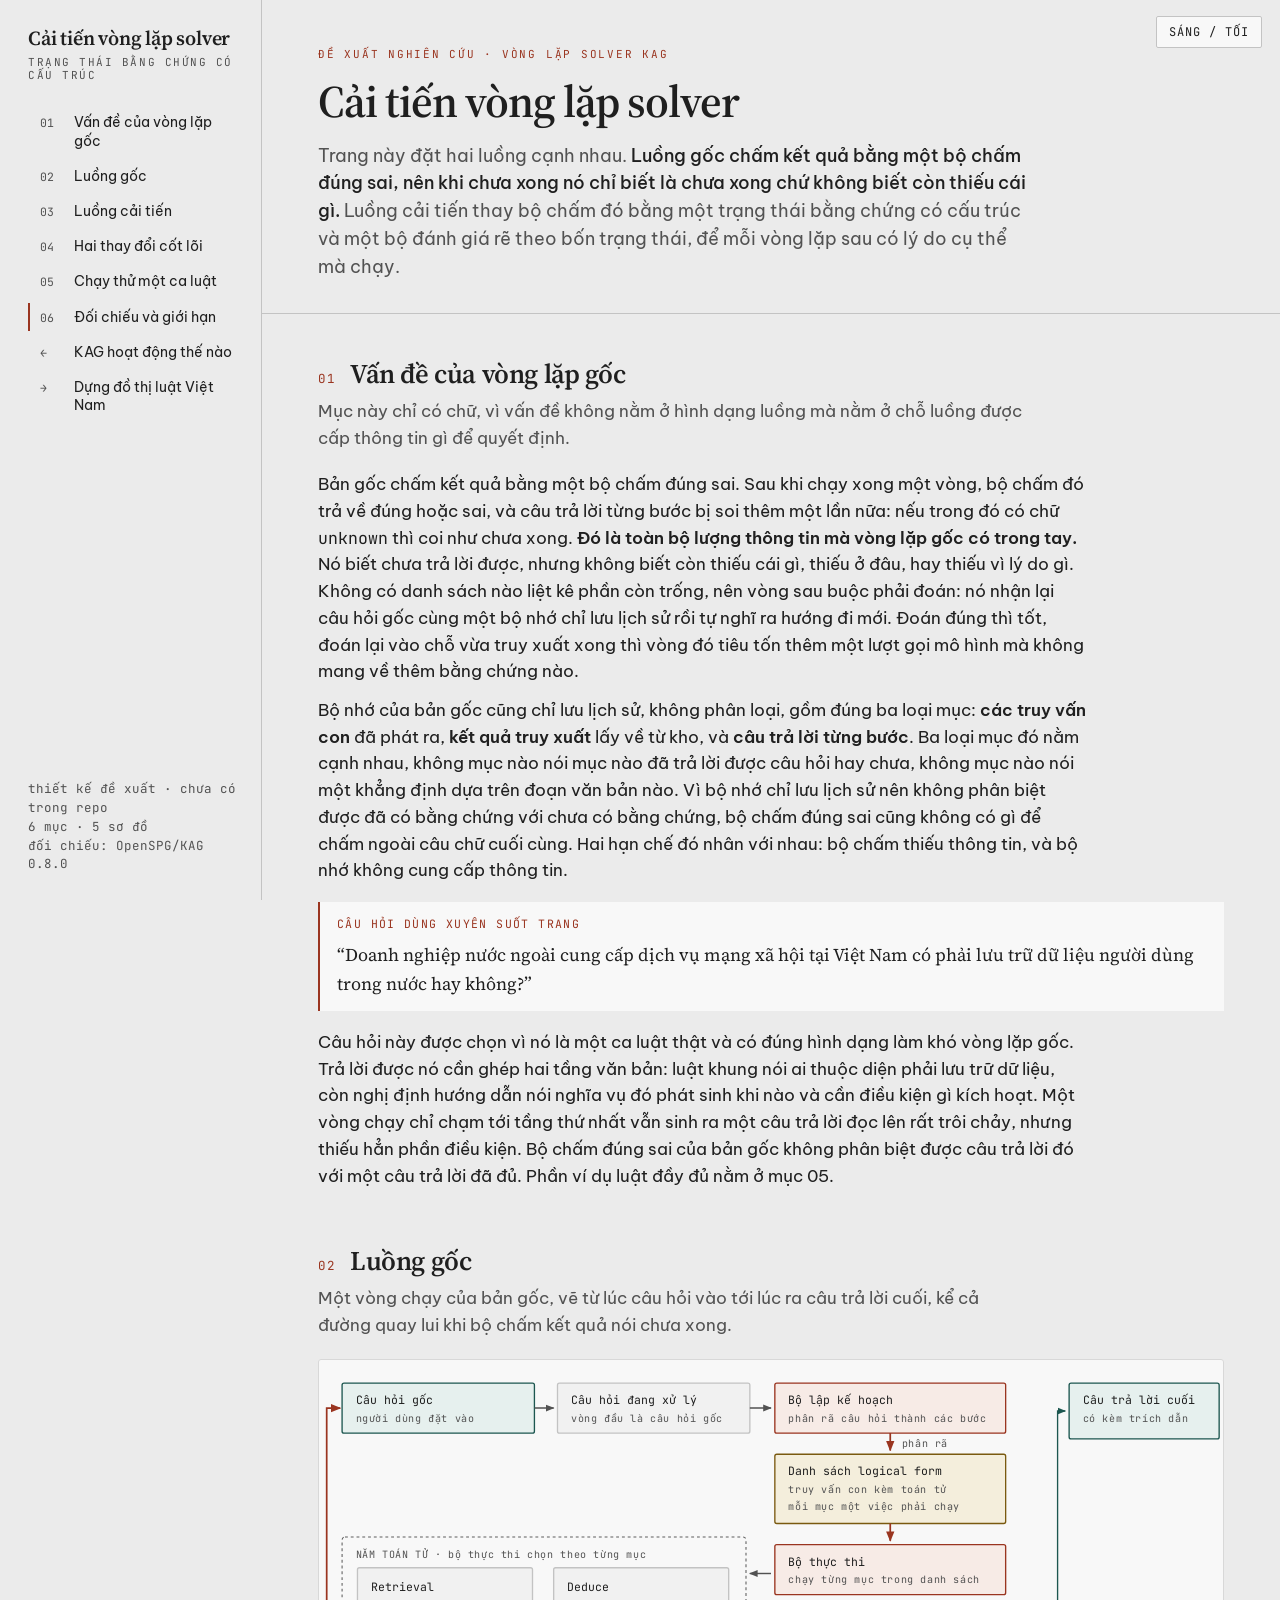
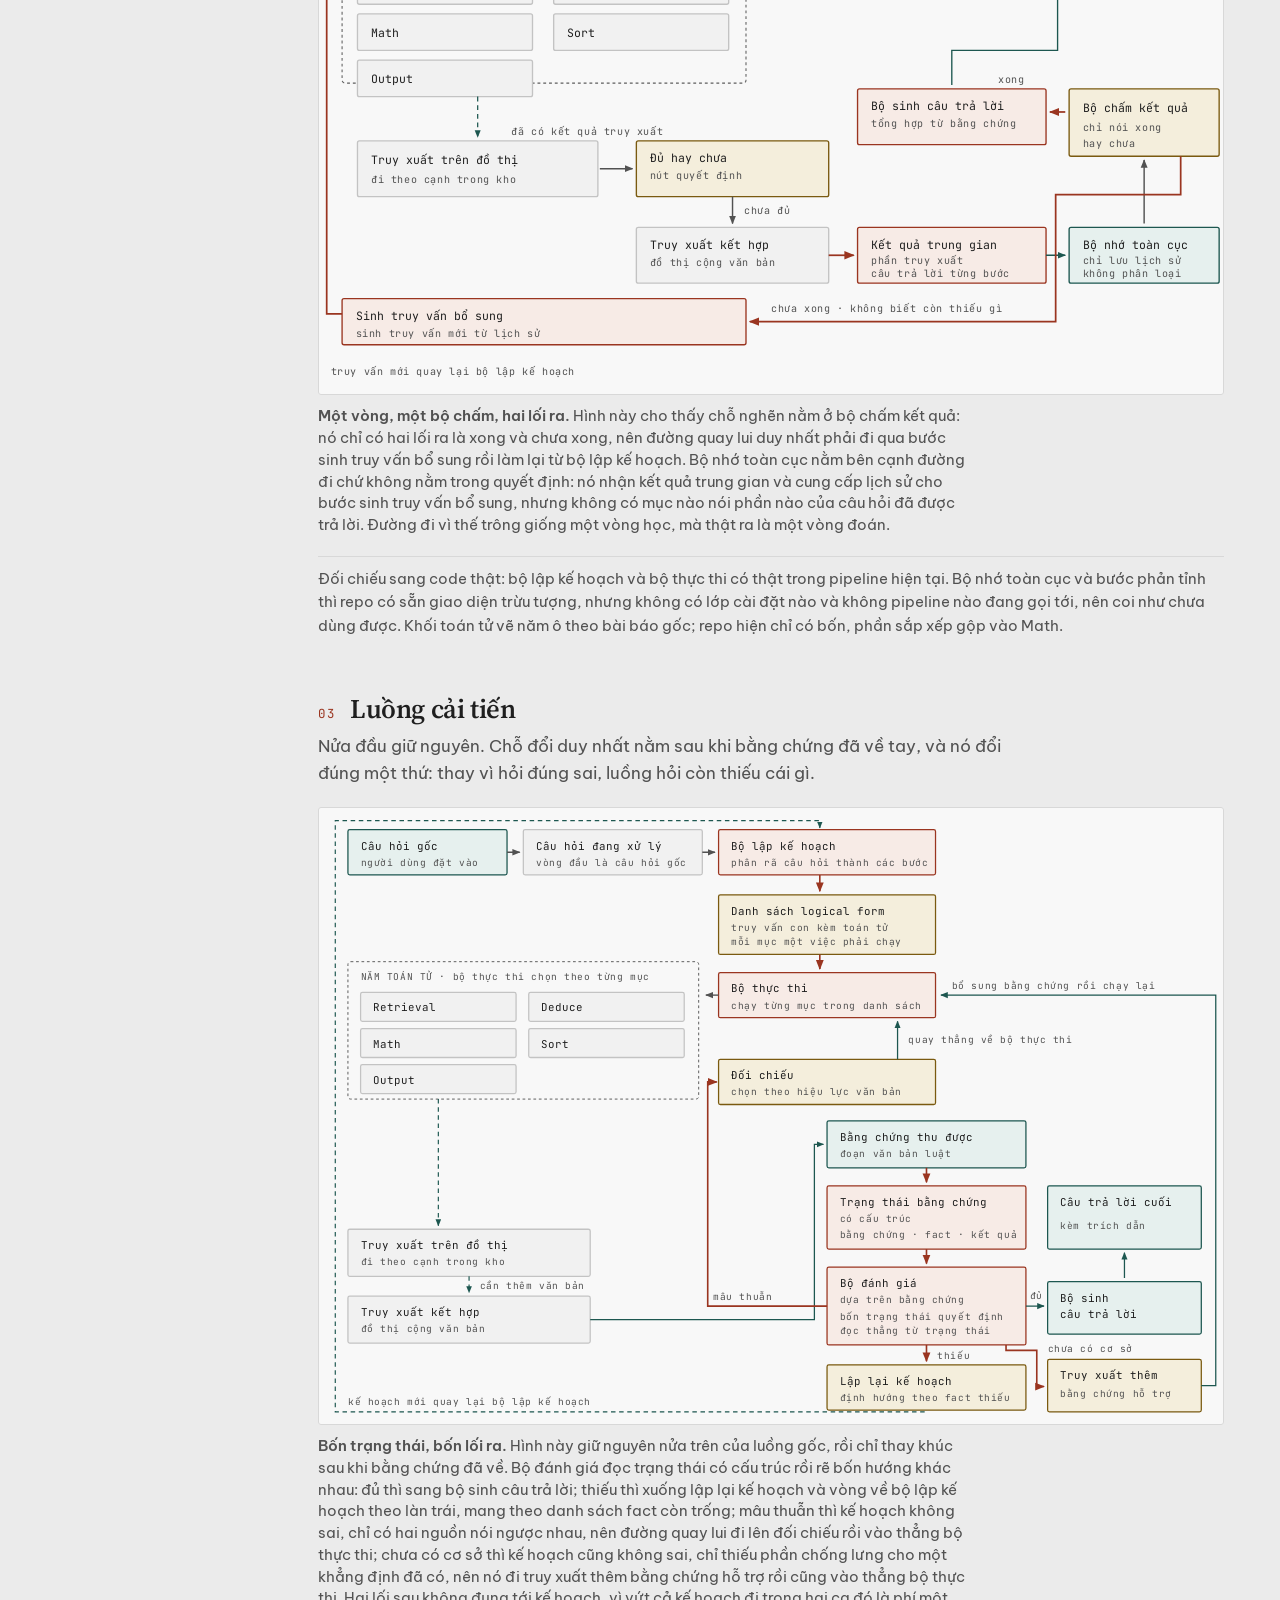
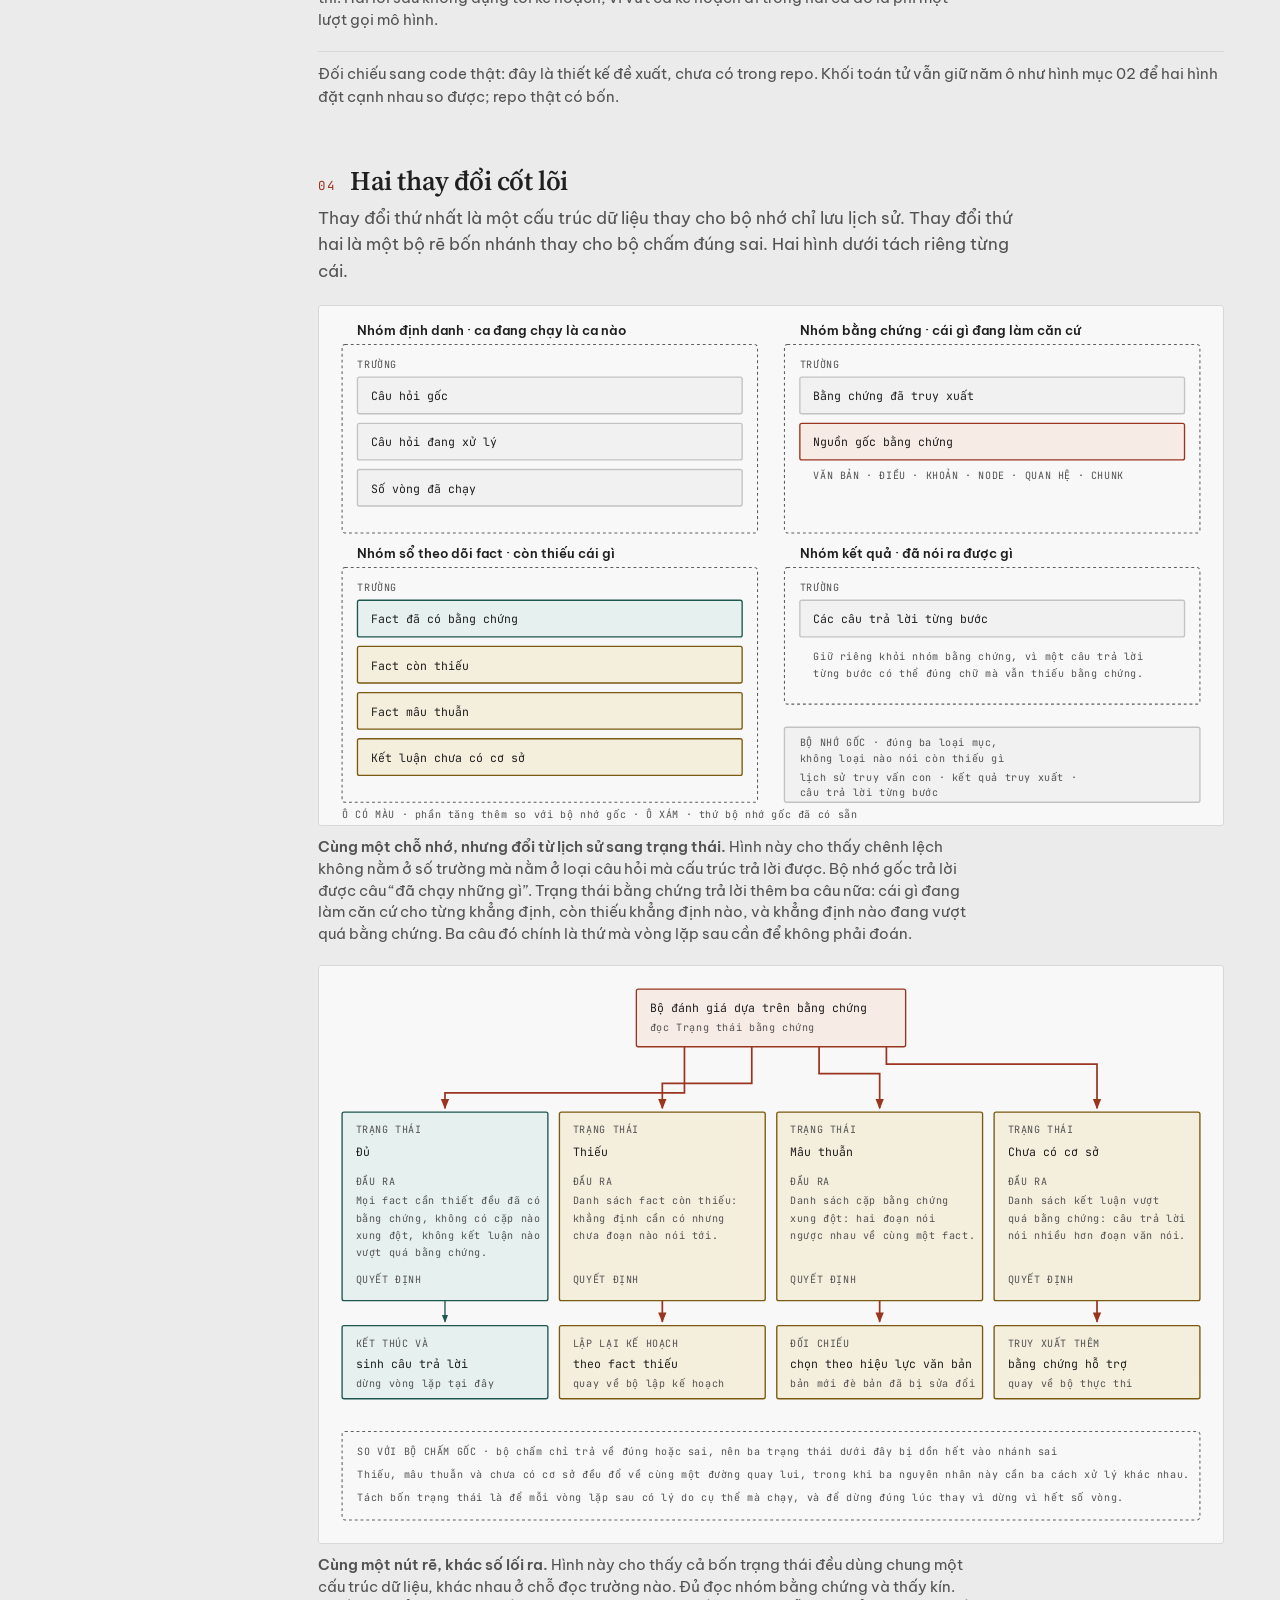
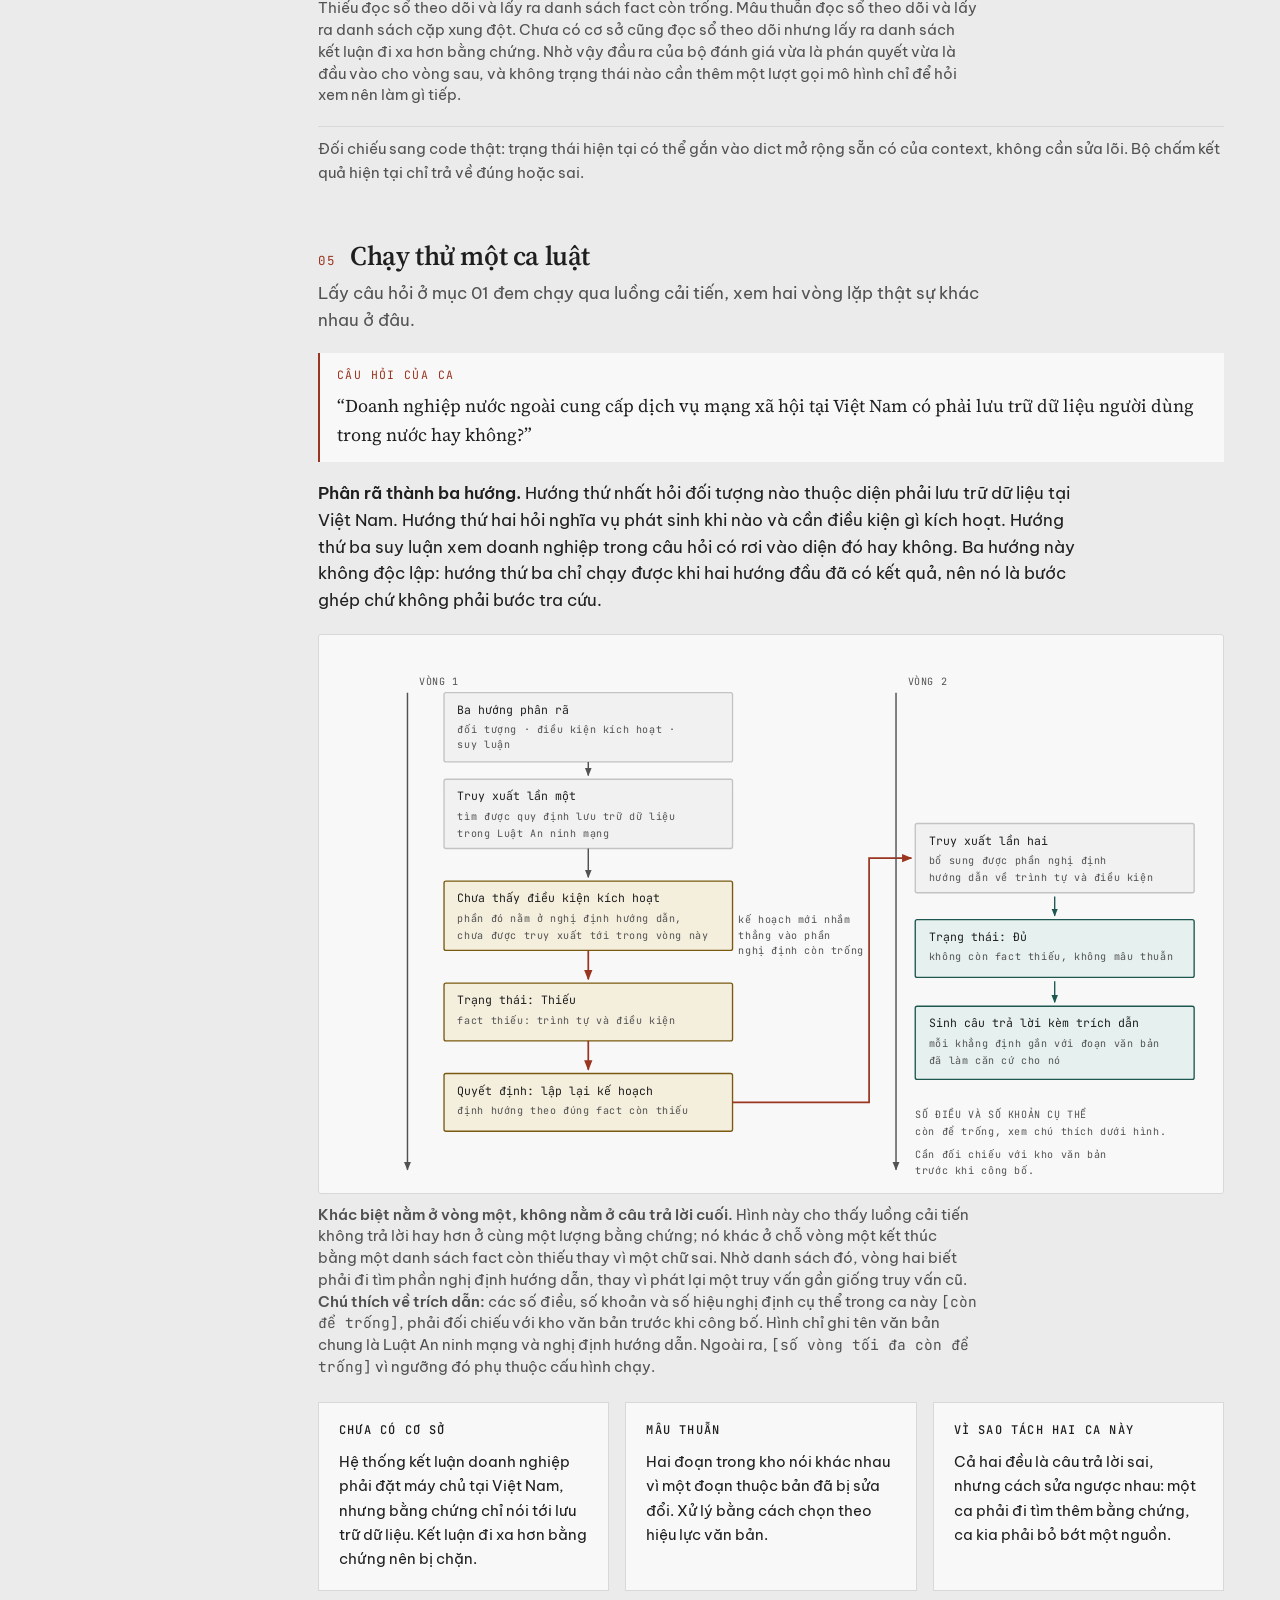
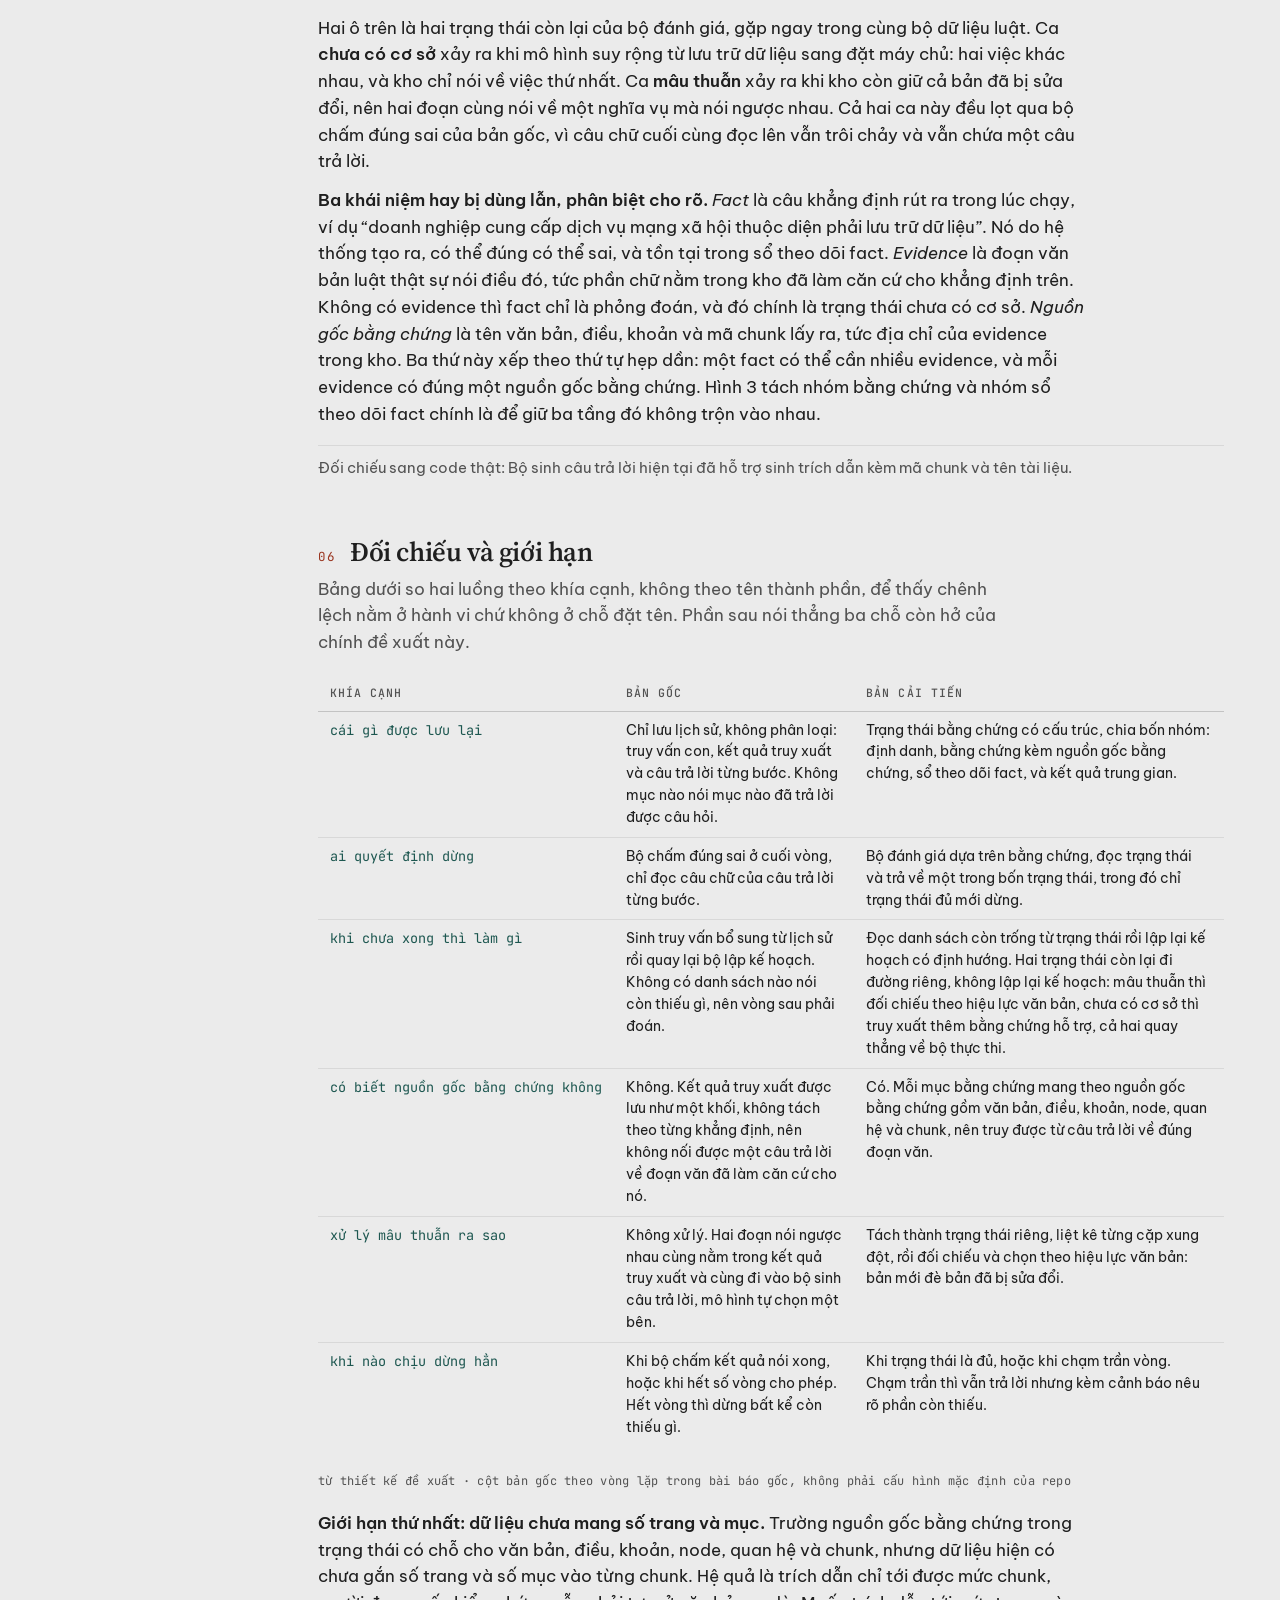
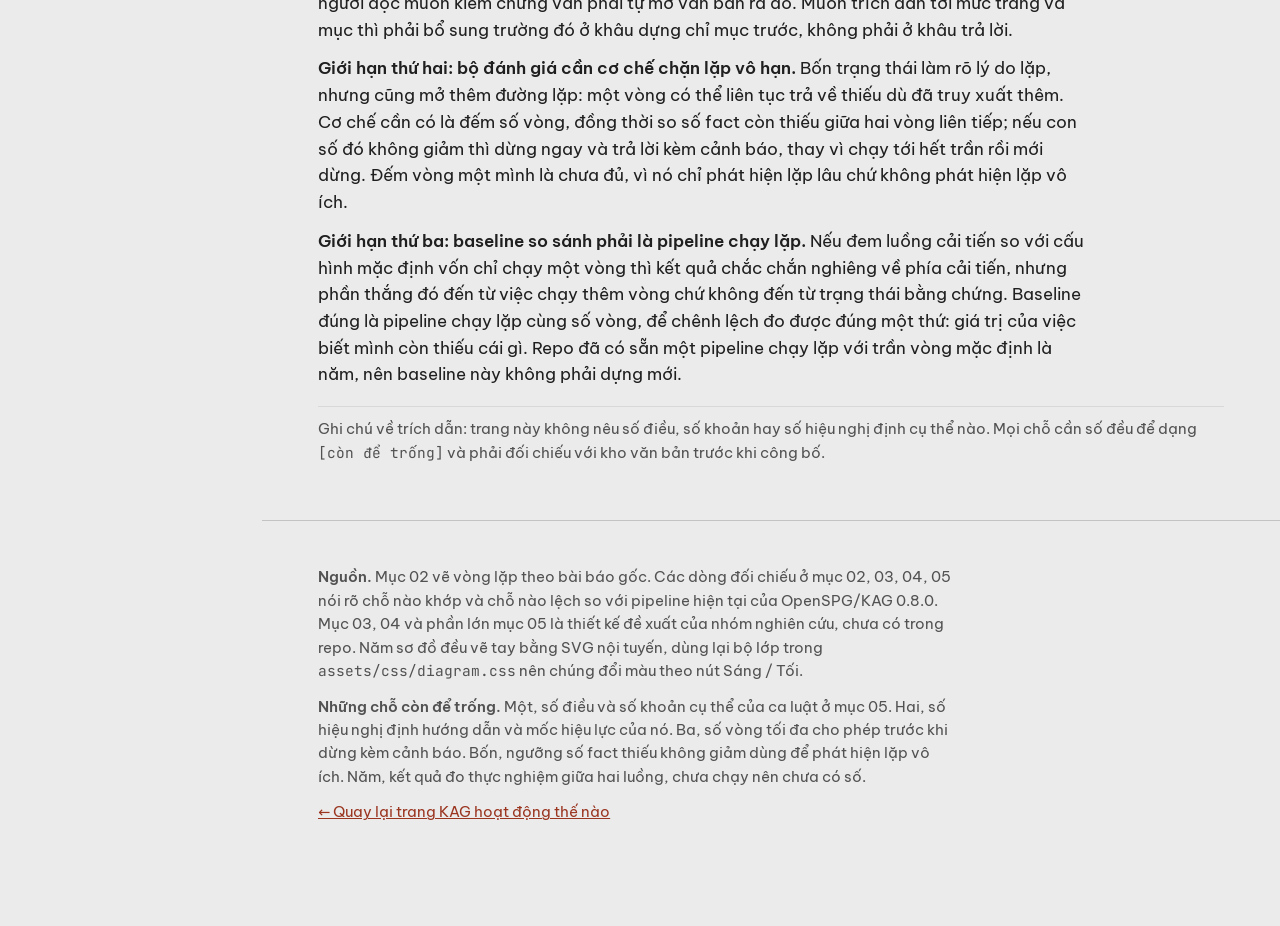
<file: cai-tien-solver.html>
<!doctype html>
<html lang="vi">
<head>
<meta charset="utf-8">
<meta name="viewport" content="width=device-width,initial-scale=1">
<meta name="description" content="So sánh luồng KAG Solver gốc với luồng cải tiến: trạng thái bằng chứng có cấu trúc, bộ đánh giá dựa trên bằng chứng và bốn trạng thái quyết định.">
<title>Cải tiến vòng lặp solver</title>
<link rel="preconnect" href="https://fonts.googleapis.com">
<link rel="preconnect" href="https://fonts.gstatic.com" crossorigin>
<link rel="stylesheet" href="https://fonts.googleapis.com/css2?family=Be+Vietnam+Pro:wght@400;500;600&family=Source+Serif+4:ital,opsz,wght@0,8..60,500;0,8..60,600;1,8..60,500&family=JetBrains+Mono:wght@400;500&display=swap">

<link rel="stylesheet" href="assets/css/tokens.css">
<link rel="stylesheet" href="assets/css/base.css">
<link rel="stylesheet" href="assets/css/layout.css">
<link rel="stylesheet" href="assets/css/components.css">
<link rel="stylesheet" href="assets/css/diagram.css">
</head>
<body>
<button class="theme-btn" id="themeBtn" type="button">Sáng / Tối</button>

<div class="shell">

<nav class="rail">
  <div class="rail-mark">Cải tiến vòng lặp solver<span>Trạng thái bằng chứng có cấu trúc</span></div>
  <ul class="toc" id="toc">
    <li><a href="#s1"><em>01</em><span>Vấn đề của vòng lặp gốc</span></a></li>
    <li><a href="#s2"><em>02</em><span>Luồng gốc</span></a></li>
    <li><a href="#s3"><em>03</em><span>Luồng cải tiến</span></a></li>
    <li><a href="#s4"><em>04</em><span>Hai thay đổi cốt lõi</span></a></li>
    <li><a href="#s5"><em>05</em><span>Chạy thử một ca luật</span></a></li>
    <li><a href="#s6"><em>06</em><span>Đối chiếu và giới hạn</span></a></li>
    <li><a href="index.html"><em>&larr;</em><span>KAG hoạt động thế nào</span></a></li>
    <li><a href="dung-do-thi.html"><em>&rarr;</em><span>Dựng đồ thị luật Việt Nam</span></a></li>
  </ul>
  <div class="rail-foot">
    thiết kế đề xuất · chưa có trong repo<br>
    6 mục · 5 sơ đồ<br>
    đối chiếu: OpenSPG/KAG 0.8.0
  </div>
</nav>

<main>

<header class="hero">
  <p class="eyebrow">Đề xuất nghiên cứu · vòng lặp solver KAG</p>
  <h1>Cải tiến vòng lặp solver</h1>
  <p class="lede">Trang này đặt hai luồng cạnh nhau. <strong>Luồng gốc chấm kết quả bằng một bộ chấm đúng sai, nên khi chưa xong nó chỉ biết là chưa xong chứ không biết còn thiếu cái gì.</strong> Luồng cải tiến thay bộ chấm đó bằng một trạng thái bằng chứng có cấu trúc và một bộ đánh giá rẽ theo bốn trạng thái, để mỗi vòng lặp sau có lý do cụ thể mà chạy.</p>
</header>

<div class="wrap">

<!-- ============ 01 ============ -->
<section id="s1">
  <div class="sec-head"><span class="sec-num">01</span><h2>Vấn đề của vòng lặp gốc</h2></div>
  <p class="sec-sub">Mục này chỉ có chữ, vì vấn đề không nằm ở hình dạng luồng mà nằm ở chỗ luồng được cấp thông tin gì để quyết định.</p>

  <p class="col">Bản gốc chấm kết quả bằng một bộ chấm đúng sai. Sau khi chạy xong một vòng, bộ chấm đó trả về đúng hoặc sai, và câu trả lời từng bước bị soi thêm một lần nữa: nếu trong đó có chữ <span class="mono">unknown</span> thì coi như chưa xong. <strong>Đó là toàn bộ lượng thông tin mà vòng lặp gốc có trong tay.</strong> Nó biết chưa trả lời được, nhưng không biết còn thiếu cái gì, thiếu ở đâu, hay thiếu vì lý do gì. Không có danh sách nào liệt kê phần còn trống, nên vòng sau buộc phải đoán: nó nhận lại câu hỏi gốc cùng một bộ nhớ chỉ lưu lịch sử rồi tự nghĩ ra hướng đi mới. Đoán đúng thì tốt, đoán lại vào chỗ vừa truy xuất xong thì vòng đó tiêu tốn thêm một lượt gọi mô hình mà không mang về thêm bằng chứng nào.</p>

  <p class="col">Bộ nhớ của bản gốc cũng chỉ lưu lịch sử, không phân loại, gồm đúng ba loại mục: <strong>các truy vấn con</strong> đã phát ra, <strong>kết quả truy xuất</strong> lấy về từ kho, và <strong>câu trả lời từng bước</strong>. Ba loại mục đó nằm cạnh nhau, không mục nào nói mục nào đã trả lời được câu hỏi hay chưa, không mục nào nói một khẳng định dựa trên đoạn văn bản nào. Vì bộ nhớ chỉ lưu lịch sử nên không phân biệt được đã có bằng chứng với chưa có bằng chứng, bộ chấm đúng sai cũng không có gì để chấm ngoài câu chữ cuối cùng. Hai hạn chế đó nhân với nhau: bộ chấm thiếu thông tin, và bộ nhớ không cung cấp thông tin.</p>

  <div class="callout">
    <span class="k">Câu hỏi dùng xuyên suốt trang</span>
    <p style="font-size:18px;font-family:var(--serif);margin:0">“Doanh nghiệp nước ngoài cung cấp dịch vụ mạng xã hội tại Việt Nam có phải lưu trữ dữ liệu người dùng trong nước hay không?”</p>
  </div>

  <p class="col">Câu hỏi này được chọn vì nó là một ca luật thật và có đúng hình dạng làm khó vòng lặp gốc. Trả lời được nó cần ghép hai tầng văn bản: luật khung nói ai thuộc diện phải lưu trữ dữ liệu, còn nghị định hướng dẫn nói nghĩa vụ đó phát sinh khi nào và cần điều kiện gì kích hoạt. Một vòng chạy chỉ chạm tới tầng thứ nhất vẫn sinh ra một câu trả lời đọc lên rất trôi chảy, nhưng thiếu hẳn phần điều kiện. Bộ chấm đúng sai của bản gốc không phân biệt được câu trả lời đó với một câu trả lời đã đủ. Phần ví dụ luật đầy đủ nằm ở mục 05.</p>
</section>

<!-- ============ 02 ============ -->
<section id="s2">
  <div class="sec-head"><span class="sec-num">02</span><h2>Luồng gốc</h2></div>
  <p class="sec-sub">Một vòng chạy của bản gốc, vẽ từ lúc câu hỏi vào tới lúc ra câu trả lời cuối, kể cả đường quay lui khi bộ chấm kết quả nói chưa xong.</p>

  <figure class="wide">
  <div class="figx">
  <svg class="dg" viewBox="0 0 940 660" role="img" aria-label="Luồng gốc của KAG Solver. Câu hỏi gốc và câu hỏi đang xử lý vào bộ lập kế hoạch, sinh danh sách logical form gồm truy vấn con kèm toán tử, chuyển cho bộ thực thi. Bộ thực thi có năm toán tử Retrieval, Deduce, Math, Sort, Output và đi truy xuất trên đồ thị. Tới nút quyết định đủ hay chưa: nếu chưa đủ thì đi tiếp xuống truy xuất kết hợp đồ thị cộng văn bản, nếu đủ thì sang thẳng phần sinh câu trả lời. Kết quả trung gian gồm phần truy xuất và câu trả lời từng bước được ghi vào bộ nhớ toàn cục rồi tới bộ chấm kết quả đã giải xong chưa. Nhánh xong đi tới bộ sinh câu trả lời rồi ra câu trả lời cuối. Nhánh chưa xong đi tới bước sinh truy vấn bổ sung, sinh ra truy vấn mới và quay lại bộ lập kế hoạch.">
    <defs>
      <marker id="m1n" viewBox="0 0 10 10" refX="9" refY="5" markerWidth="6" markerHeight="6" orient="auto-start-reverse"><polygon class="mk" points="0,1 10,5 0,9"/></marker>
      <marker id="m1a" viewBox="0 0 10 10" refX="9" refY="5" markerWidth="6" markerHeight="6" orient="auto-start-reverse"><polygon class="mk-a" points="0,1 10,5 0,9"/></marker>
      <marker id="m1g" viewBox="0 0 10 10" refX="9" refY="5" markerWidth="6" markerHeight="6" orient="auto-start-reverse"><polygon class="mk-g" points="0,1 10,5 0,9"/></marker>
    </defs>

    <rect class="bx-g" x="24" y="24" width="200" height="52" rx="2"/>
    <text class="t-lbl" x="38" y="46">Câu hỏi gốc</text>
    <text class="t-tiny" x="38" y="64">người dùng đặt vào</text>
    <rect class="bx" x="248" y="24" width="200" height="52" rx="2"/>
    <text class="t-lbl" x="262" y="46">Câu hỏi đang xử lý</text>
    <text class="t-tiny" x="262" y="64">vòng đầu là câu hỏi gốc</text>
    <path class="ln" d="M 224 50 L 244 50" marker-end="url(#m1n)"/>
    <path class="ln" d="M 448 50 L 470 50" marker-end="url(#m1n)"/>

    <rect class="bx-a" x="474" y="24" width="240" height="52" rx="2"/>
    <text class="t-lbl" x="488" y="46">Bộ lập kế hoạch</text>
    <text class="t-tiny" x="488" y="64">phân rã câu hỏi thành các bước</text>

    <rect class="bx-o" x="474" y="98" width="240" height="72" rx="2"/>
    <text class="t-lbl" x="488" y="120">Danh sách logical form</text>
    <text class="t-tiny" x="488" y="138">truy vấn con kèm toán tử</text>
    <text class="t-tiny" x="488" y="156">mỗi mục một việc phải chạy</text>
    <path class="ln-a" d="M 594 76 L 594 94" marker-end="url(#m1a)"/>
    <text class="t-tiny" x="606" y="90">phân rã</text>

    <rect class="bx-a" x="474" y="192" width="240" height="52" rx="2"/>
    <text class="t-lbl" x="488" y="214">Bộ thực thi</text>
    <text class="t-tiny" x="488" y="232">chạy từng mục trong danh sách</text>
    <path class="ln-a" d="M 594 170 L 594 188" marker-end="url(#m1a)"/>

    <rect class="panel" x="24" y="184" width="420" height="152" rx="3"/>
    <text class="t-tiny" x="38" y="206">NĂM TOÁN TỬ · bộ thực thi chọn theo từng mục</text>
    <rect class="bx" x="40" y="216" width="182" height="38" rx="2"/><text class="t-lbl" x="54" y="240">Retrieval</text>
    <rect class="bx" x="244" y="216" width="182" height="38" rx="2"/><text class="t-lbl" x="258" y="240">Deduce</text>
    <rect class="bx" x="40" y="264" width="182" height="38" rx="2"/><text class="t-lbl" x="54" y="288">Math</text>
    <rect class="bx" x="244" y="264" width="182" height="38" rx="2"/><text class="t-lbl" x="258" y="288">Sort</text>
    <rect class="bx" x="40" y="312" width="182" height="38" rx="2"/><text class="t-lbl" x="54" y="336">Output</text>
    <path class="ln" d="M 470 222 L 448 222" marker-end="url(#m1n)"/>

    <rect class="bx" x="40" y="396" width="250" height="58" rx="2"/>
    <text class="t-lbl" x="54" y="420">Truy xuất trên đồ thị</text>
    <text class="t-tiny" x="54" y="440">đi theo cạnh trong kho</text>
    <path class="ln-dash" d="M 165 350 L 165 392" marker-end="url(#m1g)"/>

    <rect class="bx-o" x="330" y="396" width="200" height="58" rx="2"/>
    <text class="t-lbl" x="344" y="418">Đủ hay chưa</text>
    <text class="t-tiny" x="344" y="436">nút quyết định</text>
    <path class="ln" d="M 292 425 L 326 425" marker-end="url(#m1n)"/>
    <text class="t-tiny" x="200" y="390">đã có kết quả truy xuất</text>

    <rect class="bx" x="330" y="486" width="200" height="58" rx="2"/>
    <text class="t-lbl" x="344" y="508">Truy xuất kết hợp</text>
    <text class="t-tiny" x="344" y="526">đồ thị cộng văn bản</text>
    <path class="ln" d="M 430 454 L 430 482" marker-end="url(#m1n)"/>
    <text class="t-tiny" x="442" y="472">chưa đủ</text>

    <rect class="bx-a" x="560" y="486" width="196" height="58" rx="2"/>
    <text class="t-lbl" x="574" y="508">Kết quả trung gian</text>
    <text class="t-tiny" x="574" y="524">phần truy xuất</text>
    <text class="t-tiny" x="574" y="538">câu trả lời từng bước</text>
    <path class="ln-a" d="M 530 515 L 556 515" marker-end="url(#m1a)"/>

    <rect class="bx-g" x="780" y="486" width="156" height="58" rx="2"/>
    <text class="t-lbl" x="794" y="508">Bộ nhớ toàn cục</text>
    <text class="t-tiny" x="794" y="524">chỉ lưu lịch sử</text>
    <text class="t-tiny" x="794" y="538">không phân loại</text>
    <path class="ln-g" d="M 756 515 L 776 515" marker-end="url(#m1g)"/>

    <rect class="bx-o" x="780" y="342" width="156" height="70" rx="2"/>
    <text class="t-lbl" x="794" y="366">Bộ chấm kết quả</text>
    <text class="t-tiny" x="794" y="386">chỉ nói xong</text>
    <text class="t-tiny" x="794" y="402">hay chưa</text>
    <path class="ln" d="M 858 482 L 858 416" marker-end="url(#m1n)"/>
    <path class="ln-a" d="M 896 412 L 896 452 L 766 452 L 766 584 L 448 584" marker-end="url(#m1a)"/>

    <rect class="bx-a" x="560" y="342" width="196" height="58" rx="2"/>
    <text class="t-lbl" x="574" y="364">Bộ sinh câu trả lời</text>
    <text class="t-tiny" x="574" y="382">tổng hợp từ bằng chứng</text>
    <path class="ln-a" d="M 776 366 L 760 366" marker-end="url(#m1a)"/>
    <text class="t-tiny" x="706" y="336">xong</text>

    <rect class="bx-g" x="780" y="24" width="156" height="58" rx="2"/>
    <text class="t-lbl" x="794" y="46">Câu trả lời cuối</text>
    <text class="t-tiny" x="794" y="64">có kèm trích dẫn</text>
    <path class="ln-g" d="M 658 338 L 658 302 L 768 302 L 768 53 L 776 53" marker-end="url(#m1g)"/>

    <rect class="bx-a" x="24" y="560" width="420" height="48" rx="2"/>
    <text class="t-lbl" x="38" y="582">Sinh truy vấn bổ sung</text>
    <text class="t-tiny" x="38" y="600">sinh truy vấn mới từ lịch sử</text>
    <text class="t-tiny" x="470" y="574">chưa xong · không biết còn thiếu gì</text>

    <path class="ln-a" d="M 24 576 L 8 576 L 8 50 L 22 50" marker-end="url(#m1a)"/>
    <text class="t-tiny" x="12" y="640">truy vấn mới quay lại bộ lập kế hoạch</text>
  </svg>
  </div>
  <figcaption><strong>Một vòng, một bộ chấm, hai lối ra.</strong> Hình này cho thấy chỗ nghẽn nằm ở bộ chấm kết quả: nó chỉ có hai lối ra là xong và chưa xong, nên đường quay lui duy nhất phải đi qua bước sinh truy vấn bổ sung rồi làm lại từ bộ lập kế hoạch. Bộ nhớ toàn cục nằm bên cạnh đường đi chứ không nằm trong quyết định: nó nhận kết quả trung gian và cung cấp lịch sử cho bước sinh truy vấn bổ sung, nhưng không có mục nào nói phần nào của câu hỏi đã được trả lời. Đường đi vì thế trông giống một vòng học, mà thật ra là một vòng đoán.</figcaption>
  </figure>
  <p class="note">Đối chiếu sang code thật: bộ lập kế hoạch và bộ thực thi có thật trong pipeline hiện tại. Bộ nhớ toàn cục và bước phản tỉnh thì repo có sẵn giao diện trừu tượng, nhưng không có lớp cài đặt nào và không pipeline nào đang gọi tới, nên coi như chưa dùng được. Khối toán tử vẽ năm ô theo bài báo gốc; repo hiện chỉ có bốn, phần sắp xếp gộp vào Math.</p>
</section>

<!-- ============ 03 ============ -->
<section id="s3">
  <div class="sec-head"><span class="sec-num">03</span><h2>Luồng cải tiến</h2></div>
  <p class="sec-sub">Nửa đầu giữ nguyên. Chỗ đổi duy nhất nằm sau khi bằng chứng đã về tay, và nó đổi đúng một thứ: thay vì hỏi đúng sai, luồng hỏi còn thiếu cái gì.</p>

  <figure class="wide">
  <div class="figx">
  <svg class="dg" viewBox="0 0 1000 682" role="img" aria-label="Luồng cải tiến. Câu hỏi gốc sang câu hỏi đang xử lý rồi vào bộ lập kế hoạch, sinh danh sách logical form, chuyển cho bộ thực thi. Bộ thực thi chọn một trong năm toán tử Retrieval, Deduce, Math, Sort, Output. Nhánh truy xuất chạy cột trái: truy xuất trên đồ thị, rồi truy xuất kết hợp đồ thị cộng văn bản, ra bằng chứng thu được. Bằng chứng đi vào trạng thái bằng chứng có cấu trúc, rồi sang bộ đánh giá dựa trên bằng chứng. Đủ thì sang bộ sinh câu trả lời rồi lên câu trả lời cuối kèm trích dẫn. Mâu thuẫn thì lên đối chiếu chọn theo hiệu lực văn bản, rồi quay thẳng về bộ thực thi. Thiếu thì xuống lập lại kế hoạch theo fact thiếu, rồi vòng về bộ lập kế hoạch theo làn trái. Chưa có cơ sở thì sang khối truy xuất thêm bằng chứng hỗ trợ, rồi quay thẳng về bộ thực thi.">
    <defs>
      <marker id="m2n" viewBox="0 0 10 10" refX="9" refY="5" markerWidth="6" markerHeight="6" orient="auto-start-reverse"><polygon class="mk" points="0,1 10,5 0,9"/></marker>
      <marker id="m2a" viewBox="0 0 10 10" refX="9" refY="5" markerWidth="6" markerHeight="6" orient="auto-start-reverse"><polygon class="mk-a" points="0,1 10,5 0,9"/></marker>
      <marker id="m2g" viewBox="0 0 10 10" refX="9" refY="5" markerWidth="6" markerHeight="6" orient="auto-start-reverse"><polygon class="mk-g" points="0,1 10,5 0,9"/></marker>
    </defs>

    <!-- vòng về bộ lập kế hoạch: vẽ trước, đi làn riêng ở lề trái -->
    <path class="ln-dash" d="M 670 668 L 18 668 L 18 14 L 554 14 L 554 22" marker-end="url(#m2g)"/>
    <text class="t-tiny" x="32" y="660">kế hoạch mới quay lại bộ lập kế hoạch</text>

    <!-- hàng trên: câu hỏi → câu hỏi đang xử lý → bộ lập kế hoạch -->
    <rect class="bx-g" x="32" y="24" width="176" height="50" rx="2"/>
    <text class="t-lbl" x="46" y="46">Câu hỏi gốc</text>
    <text class="t-tiny" x="46" y="64">người dùng đặt vào</text>

    <path class="ln" d="M 208 49 L 222 49" marker-end="url(#m2n)"/>

    <rect class="bx" x="226" y="24" width="198" height="50" rx="2"/>
    <text class="t-lbl" x="240" y="46">Câu hỏi đang xử lý</text>
    <text class="t-tiny" x="240" y="64">vòng đầu là câu hỏi gốc</text>

    <path class="ln" d="M 424 49 L 438 49" marker-end="url(#m2n)"/>

    <rect class="bx-a" x="442" y="24" width="240" height="50" rx="2"/>
    <text class="t-lbl" x="456" y="46">Bộ lập kế hoạch</text>
    <text class="t-tiny" x="456" y="64">phân rã câu hỏi thành các bước</text>

    <path class="ln-a" d="M 554 74 L 554 92" marker-end="url(#m2a)"/>

    <rect class="bx-o" x="442" y="96" width="240" height="66" rx="2"/>
    <text class="t-lbl" x="456" y="118">Danh sách logical form</text>
    <text class="t-tiny" x="456" y="136">truy vấn con kèm toán tử</text>
    <text class="t-tiny" x="456" y="152">mỗi mục một việc phải chạy</text>

    <path class="ln-a" d="M 554 162 L 554 178" marker-end="url(#m2a)"/>

    <rect class="bx-a" x="442" y="182" width="240" height="50" rx="2"/>
    <text class="t-lbl" x="456" y="204">Bộ thực thi</text>
    <text class="t-tiny" x="456" y="222">chạy từng mục trong danh sách</text>

    <path class="ln" d="M 442 207 L 428 207" marker-end="url(#m2n)"/>

    <rect class="panel" x="32" y="170" width="388" height="152" rx="3"/>
    <text class="t-tiny" x="46" y="190">NĂM TOÁN TỬ · bộ thực thi chọn theo từng mục</text>
    <rect class="bx" x="46" y="204" width="172" height="32" rx="2"/><text class="t-lbl" x="60" y="225">Retrieval</text>
    <rect class="bx" x="232" y="204" width="172" height="32" rx="2"/><text class="t-lbl" x="246" y="225">Deduce</text>
    <rect class="bx" x="46" y="244" width="172" height="32" rx="2"/><text class="t-lbl" x="60" y="265">Math</text>
    <rect class="bx" x="232" y="244" width="172" height="32" rx="2"/><text class="t-lbl" x="246" y="265">Sort</text>
    <rect class="bx" x="46" y="284" width="172" height="32" rx="2"/><text class="t-lbl" x="60" y="305">Output</text>

    <rect class="bx-o" x="442" y="278" width="240" height="50" rx="2"/>
    <text class="t-lbl" x="456" y="300">Đối chiếu</text>
    <text class="t-tiny" x="456" y="318">chọn theo hiệu lực văn bản</text>

    <path class="ln-g" d="M 640 278 L 640 236" marker-end="url(#m2g)"/>
    <text class="t-tiny" x="652" y="260">quay thẳng về bộ thực thi</text>

    <path class="ln-dash" d="M 132 322 L 132 462" marker-end="url(#m2g)"/>

    <rect class="bx" x="32" y="466" width="268" height="52" rx="2"/>
    <text class="t-lbl" x="46" y="488">Truy xuất trên đồ thị</text>
    <text class="t-tiny" x="46" y="506">đi theo cạnh trong kho</text>

    <path class="ln-dash" d="M 166 518 L 166 536" marker-end="url(#m2g)"/>
    <text class="t-tiny" x="178" y="532">cần thêm văn bản</text>

    <rect class="bx" x="32" y="540" width="268" height="52" rx="2"/>
    <text class="t-lbl" x="46" y="562">Truy xuất kết hợp</text>
    <text class="t-tiny" x="46" y="580">đồ thị cộng văn bản</text>

    <path class="ln-g" d="M 300 566 L 548 566 L 548 372 L 558 372" marker-end="url(#m2g)"/>

    <rect class="bx-g" x="562" y="346" width="220" height="52" rx="2"/>
    <text class="t-lbl" x="576" y="368">Bằng chứng thu được</text>
    <text class="t-tiny" x="576" y="386">đoạn văn bản luật</text>

    <path class="ln-a" d="M 672 398 L 672 414" marker-end="url(#m2a)"/>

    <rect class="bx-a" x="562" y="418" width="220" height="70" rx="2"/>
    <text class="t-lbl" x="576" y="440">Trạng thái bằng chứng</text>
    <text class="t-tiny" x="576" y="458">có cấu trúc</text>
    <text class="t-tiny" x="576" y="476">bằng chứng · fact · kết quả</text>

    <path class="ln-a" d="M 672 488 L 672 504" marker-end="url(#m2a)"/>

    <rect class="bx-a" x="562" y="508" width="220" height="86" rx="2"/>
    <text class="t-lbl" x="576" y="530">Bộ đánh giá</text>
    <text class="t-tiny" x="576" y="548">dựa trên bằng chứng</text>
    <text class="t-tiny" x="576" y="566">bốn trạng thái quyết định</text>
    <text class="t-tiny" x="576" y="582">đọc thẳng từ trạng thái</text>

    <path class="ln-a" d="M 562 551 L 430 551 L 430 303 L 440 303" marker-end="url(#m2a)"/>
    <text class="t-tiny" x="436" y="544">mâu thuẫn</text>

    <path class="ln-g" d="M 782 551 L 802 551" marker-end="url(#m2g)"/>
    <text class="t-tiny" x="786" y="543">đủ</text>

    <rect class="bx-g" x="806" y="418" width="170" height="70" rx="2"/>
    <text class="t-lbl" x="820" y="440">Câu trả lời cuối</text>
    <text class="t-tiny" x="820" y="466">kèm trích dẫn</text>

    <path class="ln-g" d="M 891 520 L 891 492" marker-end="url(#m2g)"/>

    <rect class="bx-g" x="806" y="524" width="170" height="58" rx="2"/>
    <text class="t-lbl" x="820" y="546">Bộ sinh</text>
    <text class="t-lbl" x="820" y="564">câu trả lời</text>

    <path class="ln-a" d="M 672 594 L 672 612" marker-end="url(#m2a)"/>
    <text class="t-tiny" x="684" y="610">thiếu</text>

    <rect class="bx-o" x="562" y="616" width="220" height="50" rx="2"/>
    <text class="t-lbl" x="576" y="638">Lập lại kế hoạch</text>
    <text class="t-tiny" x="576" y="656">định hướng theo fact thiếu</text>

    <path class="ln-a" d="M 760 594 L 760 600 L 794 600 L 794 640 L 802 640" marker-end="url(#m2a)"/>
    <text class="t-tiny" x="806" y="602">chưa có cơ sở</text>

    <rect class="bx-o" x="806" y="610" width="170" height="58" rx="2"/>
    <text class="t-lbl" x="820" y="632">Truy xuất thêm</text>
    <text class="t-tiny" x="820" y="652">bằng chứng hỗ trợ</text>

    <path class="ln-g" d="M 976 639 L 992 639 L 992 207 L 688 207" marker-end="url(#m2g)"/>
    <text class="t-tiny" x="700" y="200">bổ sung bằng chứng rồi chạy lại</text>
  </svg>
  </div>
  <figcaption><strong>Bốn trạng thái, bốn lối ra.</strong> Hình này giữ nguyên nửa trên của luồng gốc, rồi chỉ thay khúc sau khi bằng chứng đã về. Bộ đánh giá đọc trạng thái có cấu trúc rồi rẽ bốn hướng khác nhau: đủ thì sang bộ sinh câu trả lời; thiếu thì xuống lập lại kế hoạch và vòng về bộ lập kế hoạch theo làn trái, mang theo danh sách fact còn trống; mâu thuẫn thì kế hoạch không sai, chỉ có hai nguồn nói ngược nhau, nên đường quay lui đi lên đối chiếu rồi vào thẳng bộ thực thi; chưa có cơ sở thì kế hoạch cũng không sai, chỉ thiếu phần chống lưng cho một khẳng định đã có, nên nó đi truy xuất thêm bằng chứng hỗ trợ rồi cũng vào thẳng bộ thực thi. Hai lối sau không đụng tới kế hoạch, vì vứt cả kế hoạch đi trong hai ca đó là phí một lượt gọi mô hình.</figcaption>
  </figure>
  <p class="note">Đối chiếu sang code thật: đây là thiết kế đề xuất, chưa có trong repo. Khối toán tử vẫn giữ năm ô như hình mục 02 để hai hình đặt cạnh nhau so được; repo thật có bốn.</p>
</section>

<!-- ============ 04 ============ -->
<section id="s4">
  <div class="sec-head"><span class="sec-num">04</span><h2>Hai thay đổi cốt lõi</h2></div>
  <p class="sec-sub">Thay đổi thứ nhất là một cấu trúc dữ liệu thay cho bộ nhớ chỉ lưu lịch sử. Thay đổi thứ hai là một bộ rẽ bốn nhánh thay cho bộ chấm đúng sai. Hai hình dưới tách riêng từng cái.</p>

  <figure class="wide">
  <div class="figx">
  <svg class="dg" viewBox="0 0 940 540" role="img" aria-label="Bốn nhóm trường của Trạng thái bằng chứng có cấu trúc. Nhóm định danh gồm câu hỏi gốc, câu hỏi đang xử lý, số vòng đã chạy. Nhóm bằng chứng gồm bằng chứng đã truy xuất và nguồn gốc bằng chứng là văn bản, điều, khoản, node, quan hệ, chunk. Nhóm sổ theo dõi fact gồm fact đã có bằng chứng, fact còn thiếu, fact mâu thuẫn, kết luận chưa có cơ sở. Nhóm kết quả gồm các câu trả lời từng bước. Bên cạnh là khối nhỏ ghi bộ nhớ gốc chỉ lưu lịch sử truy vấn con, kết quả truy xuất và câu trả lời từng bước. Phần tăng thêm so với bộ nhớ gốc gồm trường nguồn gốc bằng chứng và cả bốn trường của nhóm sổ theo dõi fact.">

    <rect class="panel" x="24" y="40" width="432" height="196" rx="3"/>
    <text class="t-head" x="40" y="30">Nhóm định danh · ca đang chạy là ca nào</text>
    <text class="t-tiny" x="40" y="64">TRƯỜNG</text>
    <rect class="bx" x="40" y="74" width="400" height="38" rx="2"/>
    <text class="t-lbl" x="54" y="98">Câu hỏi gốc</text>
    <rect class="bx" x="40" y="122" width="400" height="38" rx="2"/>
    <text class="t-lbl" x="54" y="146">Câu hỏi đang xử lý</text>
    <rect class="bx" x="40" y="170" width="400" height="38" rx="2"/>
    <text class="t-lbl" x="54" y="194">Số vòng đã chạy</text>

    <rect class="panel" x="484" y="40" width="432" height="196" rx="3"/>
    <text class="t-head" x="500" y="30">Nhóm bằng chứng · cái gì đang làm căn cứ</text>
    <text class="t-tiny" x="500" y="64">TRƯỜNG</text>
    <rect class="bx" x="500" y="74" width="400" height="38" rx="2"/>
    <text class="t-lbl" x="514" y="98">Bằng chứng đã truy xuất</text>
    <rect class="bx-a" x="500" y="122" width="400" height="38" rx="2"/>
    <text class="t-lbl" x="514" y="146">Nguồn gốc bằng chứng</text>
    <text class="t-tiny" x="514" y="180">VĂN BẢN · ĐIỀU · KHOẢN · NODE · QUAN HỆ · CHUNK</text>

    <rect class="panel" x="24" y="272" width="432" height="244" rx="3"/>
    <text class="t-head" x="40" y="262">Nhóm sổ theo dõi fact · còn thiếu cái gì</text>
    <text class="t-tiny" x="40" y="296">TRƯỜNG</text>
    <rect class="bx-g" x="40" y="306" width="400" height="38" rx="2"/>
    <text class="t-lbl" x="54" y="330">Fact đã có bằng chứng</text>
    <rect class="bx-o" x="40" y="354" width="400" height="38" rx="2"/>
    <text class="t-lbl" x="54" y="378">Fact còn thiếu</text>
    <rect class="bx-o" x="40" y="402" width="400" height="38" rx="2"/>
    <text class="t-lbl" x="54" y="426">Fact mâu thuẫn</text>
    <rect class="bx-o" x="40" y="450" width="400" height="38" rx="2"/>
    <text class="t-lbl" x="54" y="474">Kết luận chưa có cơ sở</text>

    <rect class="panel" x="484" y="272" width="432" height="142" rx="3"/>
    <text class="t-head" x="500" y="262">Nhóm kết quả · đã nói ra được gì</text>
    <text class="t-tiny" x="500" y="296">TRƯỜNG</text>
    <rect class="bx" x="500" y="306" width="400" height="38" rx="2"/>
    <text class="t-lbl" x="514" y="330">Các câu trả lời từng bước</text>
    <text class="t-tiny" x="514" y="368">Giữ riêng khỏi nhóm bằng chứng, vì một câu trả lời</text>
    <text class="t-tiny" x="514" y="386">từng bước có thể đúng chữ mà vẫn thiếu bằng chứng.</text>

    <rect class="bx" x="484" y="438" width="432" height="78" rx="2"/>
    <text class="t-tiny" x="500" y="458">BỘ NHỚ GỐC · đúng ba loại mục,</text>
    <text class="t-tiny" x="500" y="474">không loại nào nói còn thiếu gì</text>
    <text class="t-tiny" x="500" y="494">lịch sử truy vấn con · kết quả truy xuất ·</text>
    <text class="t-tiny" x="500" y="510">câu trả lời từng bước</text>
    <text class="t-tiny" x="24" y="532">Ô CÓ MÀU · phần tăng thêm so với bộ nhớ gốc · Ô XÁM · thứ bộ nhớ gốc đã có sẵn</text>
  </svg>
  </div>
  <figcaption><strong>Cùng một chỗ nhớ, nhưng đổi từ lịch sử sang trạng thái.</strong> Hình này cho thấy chênh lệch không nằm ở số trường mà nằm ở loại câu hỏi mà cấu trúc trả lời được. Bộ nhớ gốc trả lời được câu &ldquo;đã chạy những gì&rdquo;. Trạng thái bằng chứng trả lời thêm ba câu nữa: cái gì đang làm căn cứ cho từng khẳng định, còn thiếu khẳng định nào, và khẳng định nào đang vượt quá bằng chứng. Ba câu đó chính là thứ mà vòng lặp sau cần để không phải đoán.</figcaption>
  </figure>

  <figure class="wide">
  <div class="figx">
  <svg class="dg" viewBox="0 0 940 600" role="img" aria-label="Bộ đánh giá dựa trên bằng chứng với bốn trạng thái, mỗi trạng thái ghi rõ đầu ra và quyết định kế tiếp. Đủ thì quyết định kết thúc và sinh câu trả lời. Thiếu thì đầu ra là danh sách fact còn thiếu và quyết định lập lại kế hoạch có định hướng theo fact thiếu. Mâu thuẫn thì đầu ra là danh sách cặp bằng chứng xung đột và quyết định đối chiếu rồi chọn theo hiệu lực văn bản. Chưa có cơ sở thì đầu ra là danh sách kết luận vượt quá bằng chứng và quyết định đi truy xuất thêm bằng chứng hỗ trợ.">
    <defs>
      <marker id="m4a" viewBox="0 0 10 10" refX="9" refY="5" markerWidth="6" markerHeight="6" orient="auto-start-reverse"><polygon class="mk-a" points="0,1 10,5 0,9"/></marker>
      <marker id="m4g" viewBox="0 0 10 10" refX="9" refY="5" markerWidth="6" markerHeight="6" orient="auto-start-reverse"><polygon class="mk-g" points="0,1 10,5 0,9"/></marker>
    </defs>

    <rect class="bx-a" x="330" y="24" width="280" height="60" rx="2"/>
    <text class="t-lbl" x="344" y="48">Bộ đánh giá dựa trên bằng chứng</text>
    <text class="t-tiny" x="344" y="68">đọc Trạng thái bằng chứng</text>

    <path class="ln-a" d="M 380 84 L 380 132 L 131 132 L 131 148" marker-end="url(#m4a)"/>
    <path class="ln-a" d="M 450 84 L 450 122 L 357 122 L 357 148" marker-end="url(#m4a)"/>
    <path class="ln-a" d="M 520 84 L 520 112 L 583 112 L 583 148" marker-end="url(#m4a)"/>
    <path class="ln-a" d="M 590 84 L 590 102 L 809 102 L 809 148" marker-end="url(#m4a)"/>

    <rect class="bx-g" x="24" y="152" width="214" height="196" rx="2"/>
    <text class="t-tiny" x="38" y="174">TRẠNG THÁI</text>
    <text class="t-lbl" x="38" y="198">Đủ</text>
    <text class="t-tiny" x="38" y="228">ĐẦU RA</text>
    <text class="t-tiny" x="38" y="248">Mọi fact cần thiết đều đã có</text>
    <text class="t-tiny" x="38" y="266">bằng chứng, không có cặp nào</text>
    <text class="t-tiny" x="38" y="284">xung đột, không kết luận nào</text>
    <text class="t-tiny" x="38" y="302">vượt quá bằng chứng.</text>
    <text class="t-tiny" x="38" y="330">QUYẾT ĐỊNH</text>

    <rect class="bx-o" x="250" y="152" width="214" height="196" rx="2"/>
    <text class="t-tiny" x="264" y="174">TRẠNG THÁI</text>
    <text class="t-lbl" x="264" y="198">Thiếu</text>
    <text class="t-tiny" x="264" y="228">ĐẦU RA</text>
    <text class="t-tiny" x="264" y="248">Danh sách fact còn thiếu:</text>
    <text class="t-tiny" x="264" y="266">khẳng định cần có nhưng</text>
    <text class="t-tiny" x="264" y="284">chưa đoạn nào nói tới.</text>
    <text class="t-tiny" x="264" y="330">QUYẾT ĐỊNH</text>

    <rect class="bx-o" x="476" y="152" width="214" height="196" rx="2"/>
    <text class="t-tiny" x="490" y="174">TRẠNG THÁI</text>
    <text class="t-lbl" x="490" y="198">Mâu thuẫn</text>
    <text class="t-tiny" x="490" y="228">ĐẦU RA</text>
    <text class="t-tiny" x="490" y="248">Danh sách cặp bằng chứng</text>
    <text class="t-tiny" x="490" y="266">xung đột: hai đoạn nói</text>
    <text class="t-tiny" x="490" y="284">ngược nhau về cùng một fact.</text>
    <text class="t-tiny" x="490" y="330">QUYẾT ĐỊNH</text>

    <rect class="bx-o" x="702" y="152" width="214" height="196" rx="2"/>
    <text class="t-tiny" x="716" y="174">TRẠNG THÁI</text>
    <text class="t-lbl" x="716" y="198">Chưa có cơ sở</text>
    <text class="t-tiny" x="716" y="228">ĐẦU RA</text>
    <text class="t-tiny" x="716" y="248">Danh sách kết luận vượt</text>
    <text class="t-tiny" x="716" y="266">quá bằng chứng: câu trả lời</text>
    <text class="t-tiny" x="716" y="284">nói nhiều hơn đoạn văn nói.</text>
    <text class="t-tiny" x="716" y="330">QUYẾT ĐỊNH</text>

    <rect class="bx-g" x="24" y="374" width="214" height="76" rx="2"/>
    <text class="t-tiny" x="38" y="396">KẾT THÚC VÀ</text>
    <text class="t-lbl" x="38" y="418">sinh câu trả lời</text>
    <text class="t-tiny" x="38" y="438">dừng vòng lặp tại đây</text>
    <path class="ln-g" d="M 131 348 L 131 370" marker-end="url(#m4g)"/>

    <rect class="bx-o" x="250" y="374" width="214" height="76" rx="2"/>
    <text class="t-tiny" x="264" y="396">LẬP LẠI KẾ HOẠCH</text>
    <text class="t-lbl" x="264" y="418">theo fact thiếu</text>
    <text class="t-tiny" x="264" y="438">quay về bộ lập kế hoạch</text>
    <path class="ln-a" d="M 357 348 L 357 370" marker-end="url(#m4a)"/>

    <rect class="bx-o" x="476" y="374" width="214" height="76" rx="2"/>
    <text class="t-tiny" x="490" y="396">ĐỐI CHIẾU</text>
    <text class="t-lbl" x="490" y="418">chọn theo hiệu lực văn bản</text>
    <text class="t-tiny" x="490" y="438">bản mới đè bản đã bị sửa đổi</text>
    <path class="ln-a" d="M 583 348 L 583 370" marker-end="url(#m4a)"/>

    <rect class="bx-o" x="702" y="374" width="214" height="76" rx="2"/>
    <text class="t-tiny" x="716" y="396">TRUY XUẤT THÊM</text>
    <text class="t-lbl" x="716" y="418">bằng chứng hỗ trợ</text>
    <text class="t-tiny" x="716" y="438">quay về bộ thực thi</text>
    <path class="ln-a" d="M 809 348 L 809 370" marker-end="url(#m4a)"/>

    <rect class="panel" x="24" y="484" width="892" height="92" rx="3"/>
    <text class="t-tiny" x="40" y="508">SO VỚI BỘ CHẤM GỐC · bộ chấm chỉ trả về đúng hoặc sai, nên ba trạng thái dưới đây bị dồn hết vào nhánh sai</text>
    <text class="t-tiny" x="40" y="532">Thiếu, mâu thuẫn và chưa có cơ sở đều đổ về cùng một đường quay lui, trong khi ba nguyên nhân này cần ba cách xử lý khác nhau.</text>
    <text class="t-tiny" x="40" y="556">Tách bốn trạng thái là để mỗi vòng lặp sau có lý do cụ thể mà chạy, và để dừng đúng lúc thay vì dừng vì hết số vòng.</text>
  </svg>
  </div>
  <figcaption><strong>Cùng một nút rẽ, khác số lối ra.</strong> Hình này cho thấy cả bốn trạng thái đều dùng chung một cấu trúc dữ liệu, khác nhau ở chỗ đọc trường nào. Đủ đọc nhóm bằng chứng và thấy kín. Thiếu đọc sổ theo dõi và lấy ra danh sách fact còn trống. Mâu thuẫn đọc sổ theo dõi và lấy ra danh sách cặp xung đột. Chưa có cơ sở cũng đọc sổ theo dõi nhưng lấy ra danh sách kết luận đi xa hơn bằng chứng. Nhờ vậy đầu ra của bộ đánh giá vừa là phán quyết vừa là đầu vào cho vòng sau, và không trạng thái nào cần thêm một lượt gọi mô hình chỉ để hỏi xem nên làm gì tiếp.</figcaption>
  </figure>
  <p class="note">Đối chiếu sang code thật: trạng thái hiện tại có thể gắn vào dict mở rộng sẵn có của context, không cần sửa lõi. Bộ chấm kết quả hiện tại chỉ trả về đúng hoặc sai.</p>
</section>

<!-- ============ 05 ============ -->
<section id="s5">
  <div class="sec-head"><span class="sec-num">05</span><h2>Chạy thử một ca luật</h2></div>
  <p class="sec-sub">Lấy câu hỏi ở mục 01 đem chạy qua luồng cải tiến, xem hai vòng lặp thật sự khác nhau ở đâu.</p>

  <div class="callout">
    <span class="k">Câu hỏi của ca</span>
    <p style="font-size:18px;font-family:var(--serif);margin:0">“Doanh nghiệp nước ngoài cung cấp dịch vụ mạng xã hội tại Việt Nam có phải lưu trữ dữ liệu người dùng trong nước hay không?”</p>
  </div>

  <p class="col"><strong>Phân rã thành ba hướng.</strong> Hướng thứ nhất hỏi đối tượng nào thuộc diện phải lưu trữ dữ liệu tại Việt Nam. Hướng thứ hai hỏi nghĩa vụ phát sinh khi nào và cần điều kiện gì kích hoạt. Hướng thứ ba suy luận xem doanh nghiệp trong câu hỏi có rơi vào diện đó hay không. Ba hướng này không độc lập: hướng thứ ba chỉ chạy được khi hai hướng đầu đã có kết quả, nên nó là bước ghép chứ không phải bước tra cứu.</p>

  <figure class="wide">
  <div class="figx">
  <svg class="dg" viewBox="0 0 940 580" role="img" aria-label="Dòng thời gian hai vòng chạy của ca luật. Vòng một tìm được quy định lưu trữ dữ liệu trong Luật An ninh mạng nhưng chưa thấy điều kiện kích hoạt nằm ở nghị định hướng dẫn, nên trạng thái là Thiếu, fact thiếu là trình tự và điều kiện yêu cầu lưu trữ, quyết định lập lại kế hoạch. Vòng hai bổ sung được phần nghị định, trạng thái chuyển thành Đủ và sinh câu trả lời kèm trích dẫn.">
    <defs>
      <marker id="m5n" viewBox="0 0 10 10" refX="9" refY="5" markerWidth="6" markerHeight="6" orient="auto-start-reverse"><polygon class="mk" points="0,1 10,5 0,9"/></marker>
      <marker id="m5a" viewBox="0 0 10 10" refX="9" refY="5" markerWidth="6" markerHeight="6" orient="auto-start-reverse"><polygon class="mk-a" points="0,1 10,5 0,9"/></marker>
      <marker id="m5g" viewBox="0 0 10 10" refX="9" refY="5" markerWidth="6" markerHeight="6" orient="auto-start-reverse"><polygon class="mk-g" points="0,1 10,5 0,9"/></marker>
    </defs>

    <path class="ln" d="M 92 60 L 92 556" marker-end="url(#m5n)"/>
    <text class="t-tiny" x="104" y="52">VÒNG 1</text>

    <rect class="bx" x="130" y="60" width="300" height="72" rx="2"/>
    <text class="t-lbl" x="144" y="82">Ba hướng phân rã</text>
    <text class="t-tiny" x="144" y="102">đối tượng · điều kiện kích hoạt ·</text>
    <text class="t-tiny" x="144" y="118">suy luận</text>

    <rect class="bx" x="130" y="150" width="300" height="72" rx="2"/>
    <text class="t-lbl" x="144" y="172">Truy xuất lần một</text>
    <text class="t-tiny" x="144" y="192">tìm được quy định lưu trữ dữ liệu</text>
    <text class="t-tiny" x="144" y="210">trong Luật An ninh mạng</text>
    <path class="ln" d="M 280 132 L 280 146" marker-end="url(#m5n)"/>

    <rect class="bx-o" x="130" y="256" width="300" height="72" rx="2"/>
    <text class="t-lbl" x="144" y="278">Chưa thấy điều kiện kích hoạt</text>
    <text class="t-tiny" x="144" y="298">phần đó nằm ở nghị định hướng dẫn,</text>
    <text class="t-tiny" x="144" y="316">chưa được truy xuất tới trong vòng này</text>
    <path class="ln" d="M 280 222 L 280 252" marker-end="url(#m5n)"/>

    <rect class="bx-o" x="130" y="362" width="300" height="60" rx="2"/>
    <text class="t-lbl" x="144" y="384">Trạng thái: Thiếu</text>
    <text class="t-tiny" x="144" y="404">fact thiếu: trình tự và điều kiện</text>
    <path class="ln-a" d="M 280 328 L 280 358" marker-end="url(#m5a)"/>

    <rect class="bx-o" x="130" y="456" width="300" height="60" rx="2"/>
    <text class="t-lbl" x="144" y="478">Quyết định: lập lại kế hoạch</text>
    <text class="t-tiny" x="144" y="498">định hướng theo đúng fact còn thiếu</text>
    <path class="ln-a" d="M 280 422 L 280 452" marker-end="url(#m5a)"/>

    <path class="ln-a" d="M 430 486 L 572 486 L 572 232 L 616 232" marker-end="url(#m5a)"/>
    <text class="t-tiny" x="436" y="300">kế hoạch mới nhắm</text>
    <text class="t-tiny" x="436" y="316">thẳng vào phần</text>
    <text class="t-tiny" x="436" y="332">nghị định còn trống</text>

    <path class="ln" d="M 600 60 L 600 556" marker-end="url(#m5n)"/>
    <text class="t-tiny" x="612" y="52">VÒNG 2</text>

    <rect class="bx" x="620" y="196" width="290" height="72" rx="2"/>
    <text class="t-lbl" x="634" y="218">Truy xuất lần hai</text>
    <text class="t-tiny" x="634" y="238">bổ sung được phần nghị định</text>
    <text class="t-tiny" x="634" y="256">hướng dẫn về trình tự và điều kiện</text>

    <rect class="bx-g" x="620" y="296" width="290" height="60" rx="2"/>
    <text class="t-lbl" x="634" y="318">Trạng thái: Đủ</text>
    <text class="t-tiny" x="634" y="338">không còn fact thiếu, không mâu thuẫn</text>
    <path class="ln-g" d="M 765 272 L 765 292" marker-end="url(#m5g)"/>

    <rect class="bx-g" x="620" y="386" width="290" height="76" rx="2"/>
    <text class="t-lbl" x="634" y="408">Sinh câu trả lời kèm trích dẫn</text>
    <text class="t-tiny" x="634" y="428">mỗi khẳng định gắn với đoạn văn bản</text>
    <text class="t-tiny" x="634" y="446">đã làm căn cứ cho nó</text>
    <path class="ln-g" d="M 765 360 L 765 382" marker-end="url(#m5g)"/>

    <text class="t-tiny" x="620" y="502">SỐ ĐIỀU VÀ SỐ KHOẢN CỤ THỂ</text>
    <text class="t-tiny" x="620" y="520">còn để trống, xem chú thích dưới hình.</text>
    <text class="t-tiny" x="620" y="544">Cần đối chiếu với kho văn bản</text>
    <text class="t-tiny" x="620" y="560">trước khi công bố.</text>
  </svg>
  </div>
  <figcaption><strong>Khác biệt nằm ở vòng một, không nằm ở câu trả lời cuối.</strong> Hình này cho thấy luồng cải tiến không trả lời hay hơn ở cùng một lượng bằng chứng; nó khác ở chỗ vòng một kết thúc bằng một danh sách fact còn thiếu thay vì một chữ sai. Nhờ danh sách đó, vòng hai biết phải đi tìm phần nghị định hướng dẫn, thay vì phát lại một truy vấn gần giống truy vấn cũ. <strong>Chú thích về trích dẫn:</strong> các số điều, số khoản và số hiệu nghị định cụ thể trong ca này <span class="mono">[còn để trống]</span>, phải đối chiếu với kho văn bản trước khi công bố. Hình chỉ ghi tên văn bản chung là Luật An ninh mạng và nghị định hướng dẫn. Ngoài ra, <span class="mono">[số vòng tối đa còn để trống]</span> vì ngưỡng đó phụ thuộc cấu hình chạy.</figcaption>
  </figure>

  <div class="grid3">
    <div class="gcard">
      <h4>Chưa có cơ sở</h4>
      <p>Hệ thống kết luận doanh nghiệp phải đặt máy chủ tại Việt Nam, nhưng bằng chứng chỉ nói tới lưu trữ dữ liệu. Kết luận đi xa hơn bằng chứng nên bị chặn.</p>
    </div>
    <div class="gcard">
      <h4>Mâu thuẫn</h4>
      <p>Hai đoạn trong kho nói khác nhau vì một đoạn thuộc bản đã bị sửa đổi. Xử lý bằng cách chọn theo hiệu lực văn bản.</p>
    </div>
    <div class="gcard">
      <h4>Vì sao tách hai ca này</h4>
      <p>Cả hai đều là câu trả lời sai, nhưng cách sửa ngược nhau: một ca phải đi tìm thêm bằng chứng, ca kia phải bỏ bớt một nguồn.</p>
    </div>
  </div>

  <p class="col">Hai ô trên là hai trạng thái còn lại của bộ đánh giá, gặp ngay trong cùng bộ dữ liệu luật. Ca <strong>chưa có cơ sở</strong> xảy ra khi mô hình suy rộng từ lưu trữ dữ liệu sang đặt máy chủ: hai việc khác nhau, và kho chỉ nói về việc thứ nhất. Ca <strong>mâu thuẫn</strong> xảy ra khi kho còn giữ cả bản đã bị sửa đổi, nên hai đoạn cùng nói về một nghĩa vụ mà nói ngược nhau. Cả hai ca này đều lọt qua bộ chấm đúng sai của bản gốc, vì câu chữ cuối cùng đọc lên vẫn trôi chảy và vẫn chứa một câu trả lời.</p>

  <p class="col"><strong>Ba khái niệm hay bị dùng lẫn, phân biệt cho rõ.</strong> <em>Fact</em> là câu khẳng định rút ra trong lúc chạy, ví dụ &ldquo;doanh nghiệp cung cấp dịch vụ mạng xã hội thuộc diện phải lưu trữ dữ liệu&rdquo;. Nó do hệ thống tạo ra, có thể đúng có thể sai, và tồn tại trong sổ theo dõi fact. <em>Evidence</em> là đoạn văn bản luật thật sự nói điều đó, tức phần chữ nằm trong kho đã làm căn cứ cho khẳng định trên. Không có evidence thì fact chỉ là phỏng đoán, và đó chính là trạng thái chưa có cơ sở. <em>Nguồn gốc bằng chứng</em> là tên văn bản, điều, khoản và mã chunk lấy ra, tức địa chỉ của evidence trong kho. Ba thứ này xếp theo thứ tự hẹp dần: một fact có thể cần nhiều evidence, và mỗi evidence có đúng một nguồn gốc bằng chứng. Hình 3 tách nhóm bằng chứng và nhóm sổ theo dõi fact chính là để giữ ba tầng đó không trộn vào nhau.</p>
  <p class="note">Đối chiếu sang code thật: Bộ sinh câu trả lời hiện tại đã hỗ trợ sinh trích dẫn kèm mã chunk và tên tài liệu.</p>
</section>

<!-- ============ 06 ============ -->
<section id="s6">
  <div class="sec-head"><span class="sec-num">06</span><h2>Đối chiếu và giới hạn</h2></div>
  <p class="sec-sub">Bảng dưới so hai luồng theo khía cạnh, không theo tên thành phần, để thấy chênh lệch nằm ở hành vi chứ không ở chỗ đặt tên. Phần sau nói thẳng ba chỗ còn hở của chính đề xuất này.</p>

  <div class="tw">
  <table class="filemap">
    <thead><tr><th>Khía cạnh</th><th>Bản gốc</th><th>Bản cải tiến</th></tr></thead>
    <tbody>
      <tr>
        <td>cái gì được lưu lại</td>
        <td style="font-family:var(--sans)">Chỉ lưu lịch sử, không phân loại: truy vấn con, kết quả truy xuất và câu trả lời từng bước. Không mục nào nói mục nào đã trả lời được câu hỏi.</td>
        <td style="font-family:var(--sans)">Trạng thái bằng chứng có cấu trúc, chia bốn nhóm: định danh, bằng chứng kèm nguồn gốc bằng chứng, sổ theo dõi fact, và kết quả trung gian.</td>
      </tr>
      <tr>
        <td>ai quyết định dừng</td>
        <td style="font-family:var(--sans)">Bộ chấm đúng sai ở cuối vòng, chỉ đọc câu chữ của câu trả lời từng bước.</td>
        <td style="font-family:var(--sans)">Bộ đánh giá dựa trên bằng chứng, đọc trạng thái và trả về một trong bốn trạng thái, trong đó chỉ trạng thái đủ mới dừng.</td>
      </tr>
      <tr>
        <td>khi chưa xong thì làm gì</td>
        <td style="font-family:var(--sans)">Sinh truy vấn bổ sung từ lịch sử rồi quay lại bộ lập kế hoạch. Không có danh sách nào nói còn thiếu gì, nên vòng sau phải đoán.</td>
        <td style="font-family:var(--sans)">Đọc danh sách còn trống từ trạng thái rồi lập lại kế hoạch có định hướng. Hai trạng thái còn lại đi đường riêng, không lập lại kế hoạch: mâu thuẫn thì đối chiếu theo hiệu lực văn bản, chưa có cơ sở thì truy xuất thêm bằng chứng hỗ trợ, cả hai quay thẳng về bộ thực thi.</td>
      </tr>
      <tr>
        <td>có biết nguồn gốc bằng chứng không</td>
        <td style="font-family:var(--sans)">Không. Kết quả truy xuất được lưu như một khối, không tách theo từng khẳng định, nên không nối được một câu trả lời về đoạn văn đã làm căn cứ cho nó.</td>
        <td style="font-family:var(--sans)">Có. Mỗi mục bằng chứng mang theo nguồn gốc bằng chứng gồm văn bản, điều, khoản, node, quan hệ và chunk, nên truy được từ câu trả lời về đúng đoạn văn.</td>
      </tr>
      <tr>
        <td>xử lý mâu thuẫn ra sao</td>
        <td style="font-family:var(--sans)">Không xử lý. Hai đoạn nói ngược nhau cùng nằm trong kết quả truy xuất và cùng đi vào bộ sinh câu trả lời, mô hình tự chọn một bên.</td>
        <td style="font-family:var(--sans)">Tách thành trạng thái riêng, liệt kê từng cặp xung đột, rồi đối chiếu và chọn theo hiệu lực văn bản: bản mới đè bản đã bị sửa đổi.</td>
      </tr>
      <tr>
        <td>khi nào chịu dừng hẳn</td>
        <td style="font-family:var(--sans)">Khi bộ chấm kết quả nói xong, hoặc khi hết số vòng cho phép. Hết vòng thì dừng bất kể còn thiếu gì.</td>
        <td style="font-family:var(--sans)">Khi trạng thái là đủ, hoặc khi chạm trần vòng. Chạm trần thì vẫn trả lời nhưng kèm cảnh báo nêu rõ phần còn thiếu.</td>
      </tr>
    </tbody>
  </table>
  </div>
  <span class="src">từ thiết kế đề xuất · cột bản gốc theo vòng lặp trong bài báo gốc, không phải cấu hình mặc định của repo</span>

  <p class="col"><strong>Giới hạn thứ nhất: dữ liệu chưa mang số trang và mục.</strong> Trường nguồn gốc bằng chứng trong trạng thái có chỗ cho văn bản, điều, khoản, node, quan hệ và chunk, nhưng dữ liệu hiện có chưa gắn số trang và số mục vào từng chunk. Hệ quả là trích dẫn chỉ tới được mức chunk, người đọc muốn kiểm chứng vẫn phải tự mở văn bản ra dò. Muốn trích dẫn tới mức trang và mục thì phải bổ sung trường đó ở khâu dựng chỉ mục trước, không phải ở khâu trả lời.</p>

  <p class="col"><strong>Giới hạn thứ hai: bộ đánh giá cần cơ chế chặn lặp vô hạn.</strong> Bốn trạng thái làm rõ lý do lặp, nhưng cũng mở thêm đường lặp: một vòng có thể liên tục trả về thiếu dù đã truy xuất thêm. Cơ chế cần có là đếm số vòng, đồng thời so số fact còn thiếu giữa hai vòng liên tiếp; nếu con số đó không giảm thì dừng ngay và trả lời kèm cảnh báo, thay vì chạy tới hết trần rồi mới dừng. Đếm vòng một mình là chưa đủ, vì nó chỉ phát hiện lặp lâu chứ không phát hiện lặp vô ích.</p>

  <p class="col"><strong>Giới hạn thứ ba: baseline so sánh phải là pipeline chạy lặp.</strong> Nếu đem luồng cải tiến so với cấu hình mặc định vốn chỉ chạy một vòng thì kết quả chắc chắn nghiêng về phía cải tiến, nhưng phần thắng đó đến từ việc chạy thêm vòng chứ không đến từ trạng thái bằng chứng. Baseline đúng là pipeline chạy lặp cùng số vòng, để chênh lệch đo được đúng một thứ: giá trị của việc biết mình còn thiếu cái gì. Repo đã có sẵn một pipeline chạy lặp với trần vòng mặc định là năm, nên baseline này không phải dựng mới.</p>

  <p class="note">Ghi chú về trích dẫn: trang này không nêu số điều, số khoản hay số hiệu nghị định cụ thể nào. Mọi chỗ cần số đều để dạng <span class="mono">[còn để trống]</span> và phải đối chiếu với kho văn bản trước khi công bố.</p>
</section>

</div>

<footer>
  <p><strong>Nguồn.</strong> Mục 02 vẽ vòng lặp theo bài báo gốc. Các dòng đối chiếu ở mục 02, 03, 04, 05 nói rõ chỗ nào khớp và chỗ nào lệch so với pipeline hiện tại của OpenSPG/KAG 0.8.0. Mục 03, 04 và phần lớn mục 05 là thiết kế đề xuất của nhóm nghiên cứu, chưa có trong repo. Năm sơ đồ đều vẽ tay bằng SVG nội tuyến, dùng lại bộ lớp trong <span class="mono">assets/css/diagram.css</span> nên chúng đổi màu theo nút Sáng / Tối.</p>
  <p><strong>Những chỗ còn để trống.</strong> Một, số điều và số khoản cụ thể của ca luật ở mục 05. Hai, số hiệu nghị định hướng dẫn và mốc hiệu lực của nó. Ba, số vòng tối đa cho phép trước khi dừng kèm cảnh báo. Bốn, ngưỡng số fact thiếu không giảm dùng để phát hiện lặp vô ích. Năm, kết quả đo thực nghiệm giữa hai luồng, chưa chạy nên chưa có số.</p>
  <p><a href="index.html">&larr; Quay lại trang KAG hoạt động thế nào</a></p>
</footer>

</main>
</div>

<script src="assets/js/app.js" defer></script>

</body>
</html>
</file>
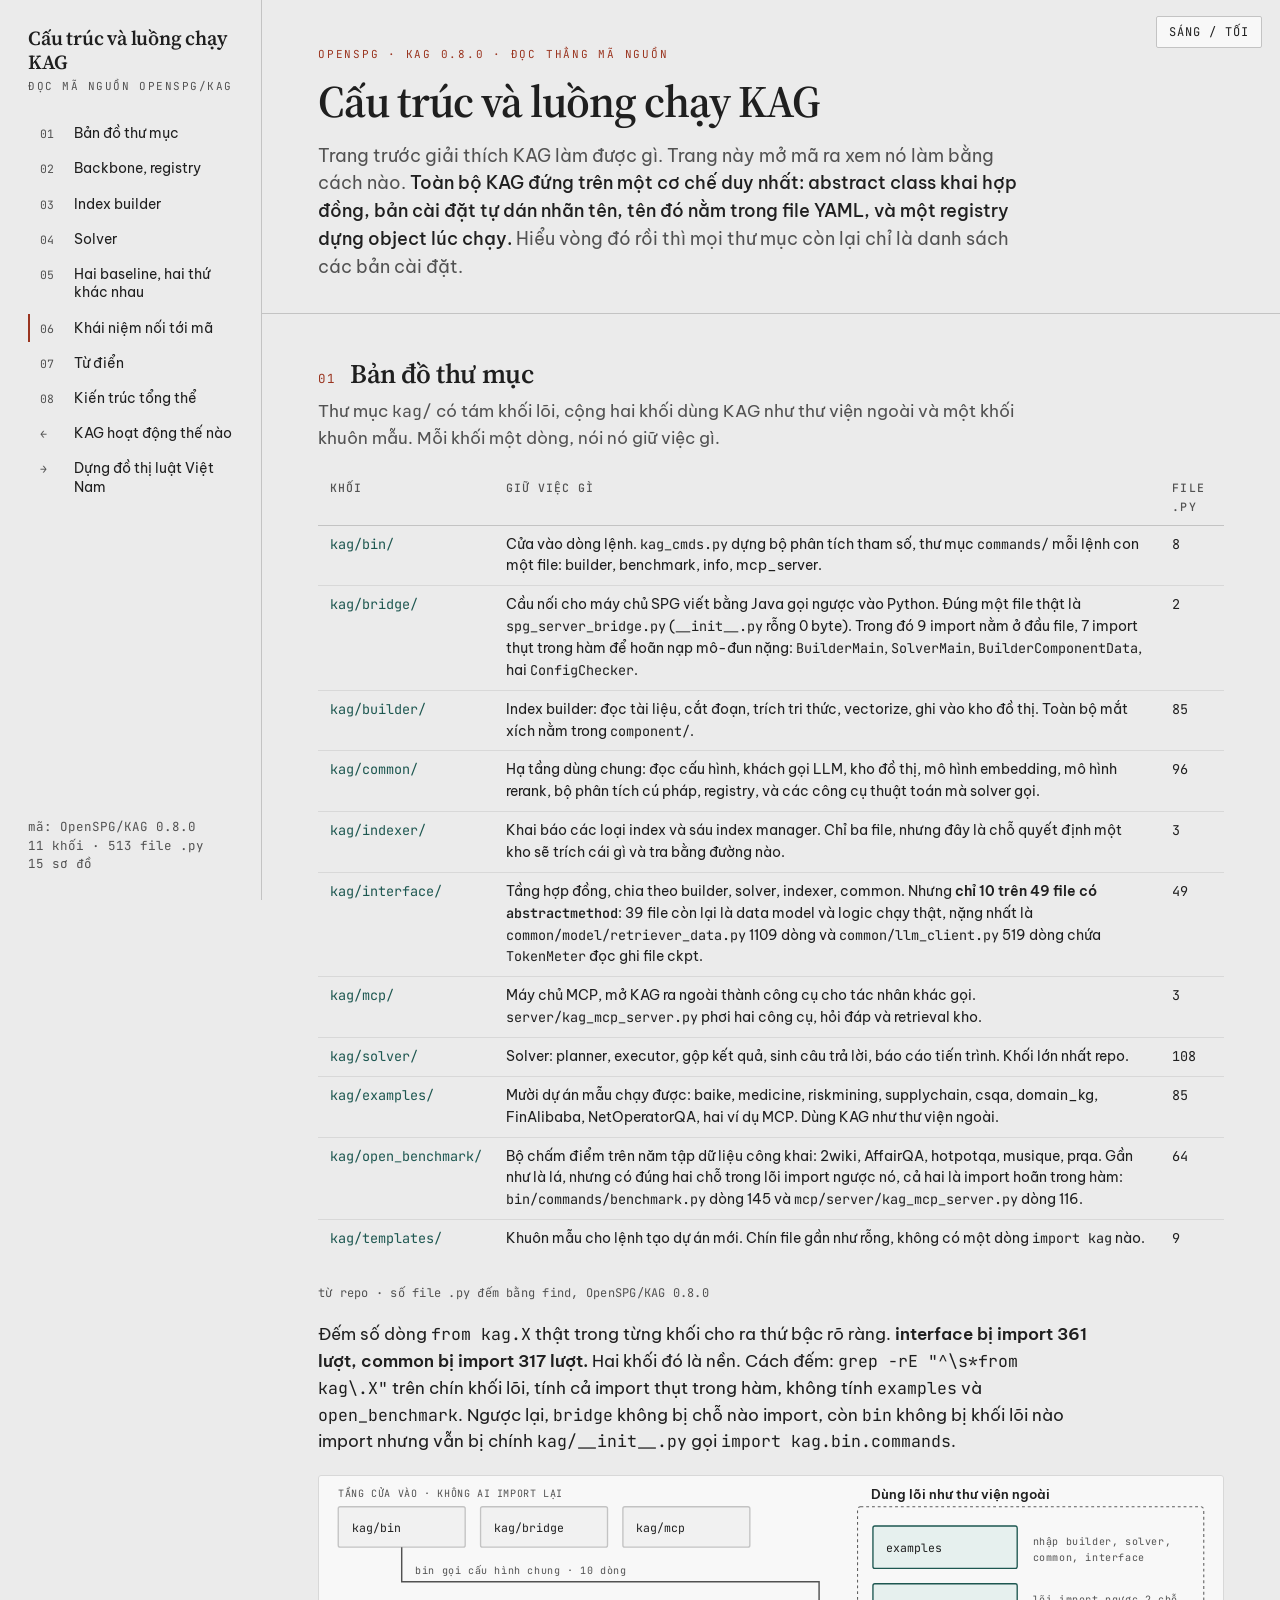
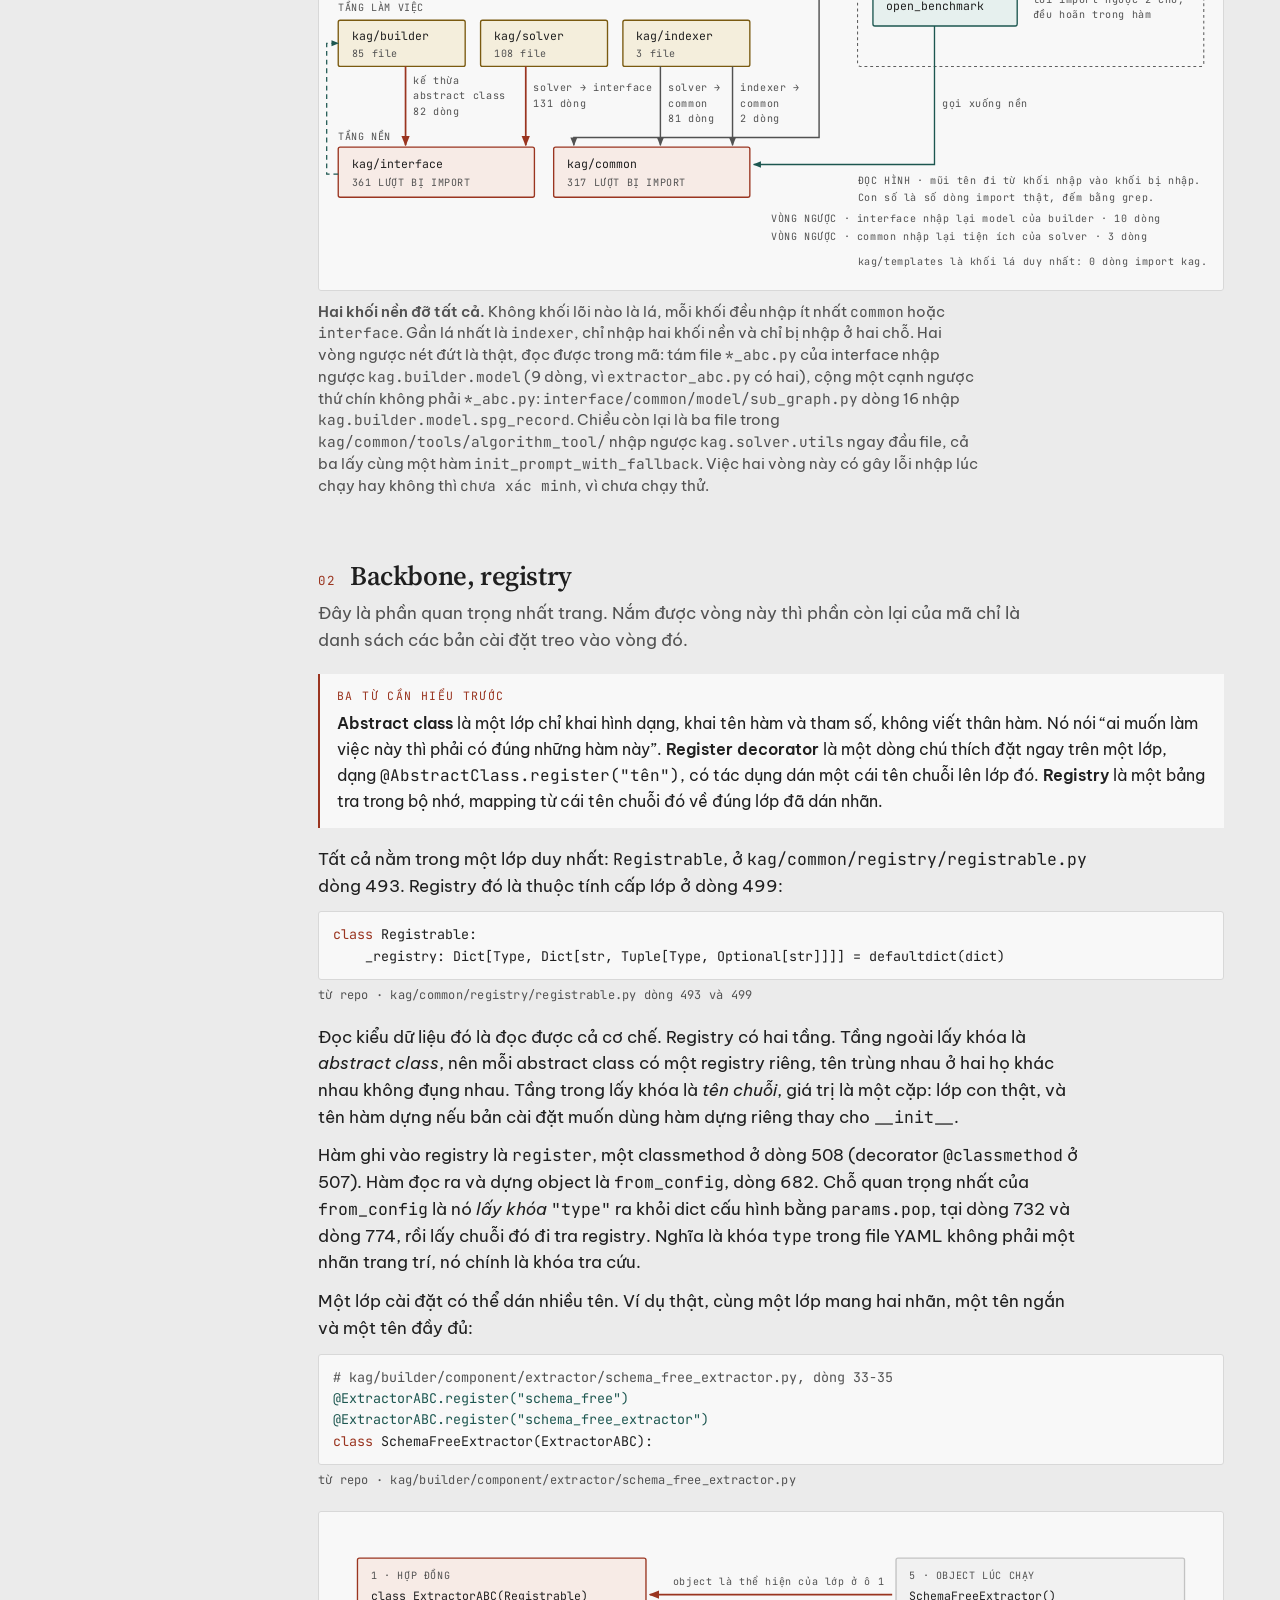
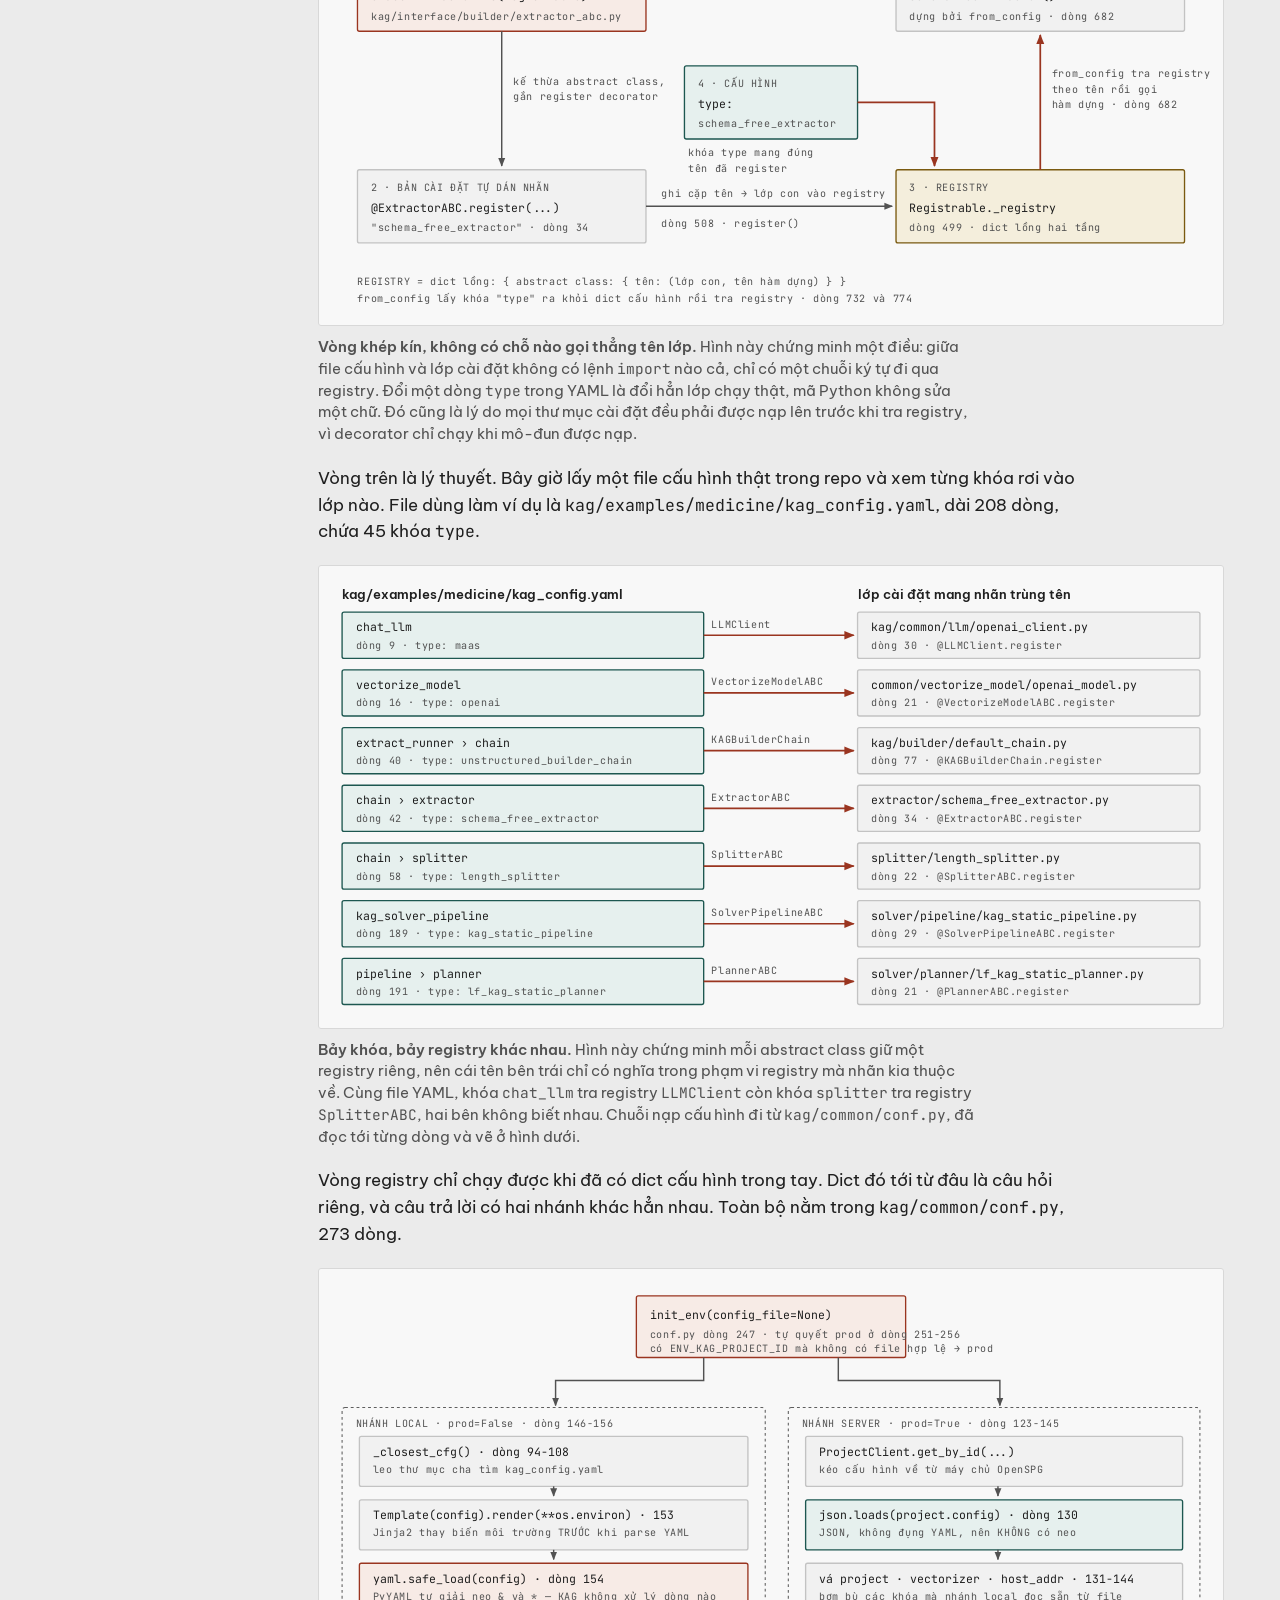
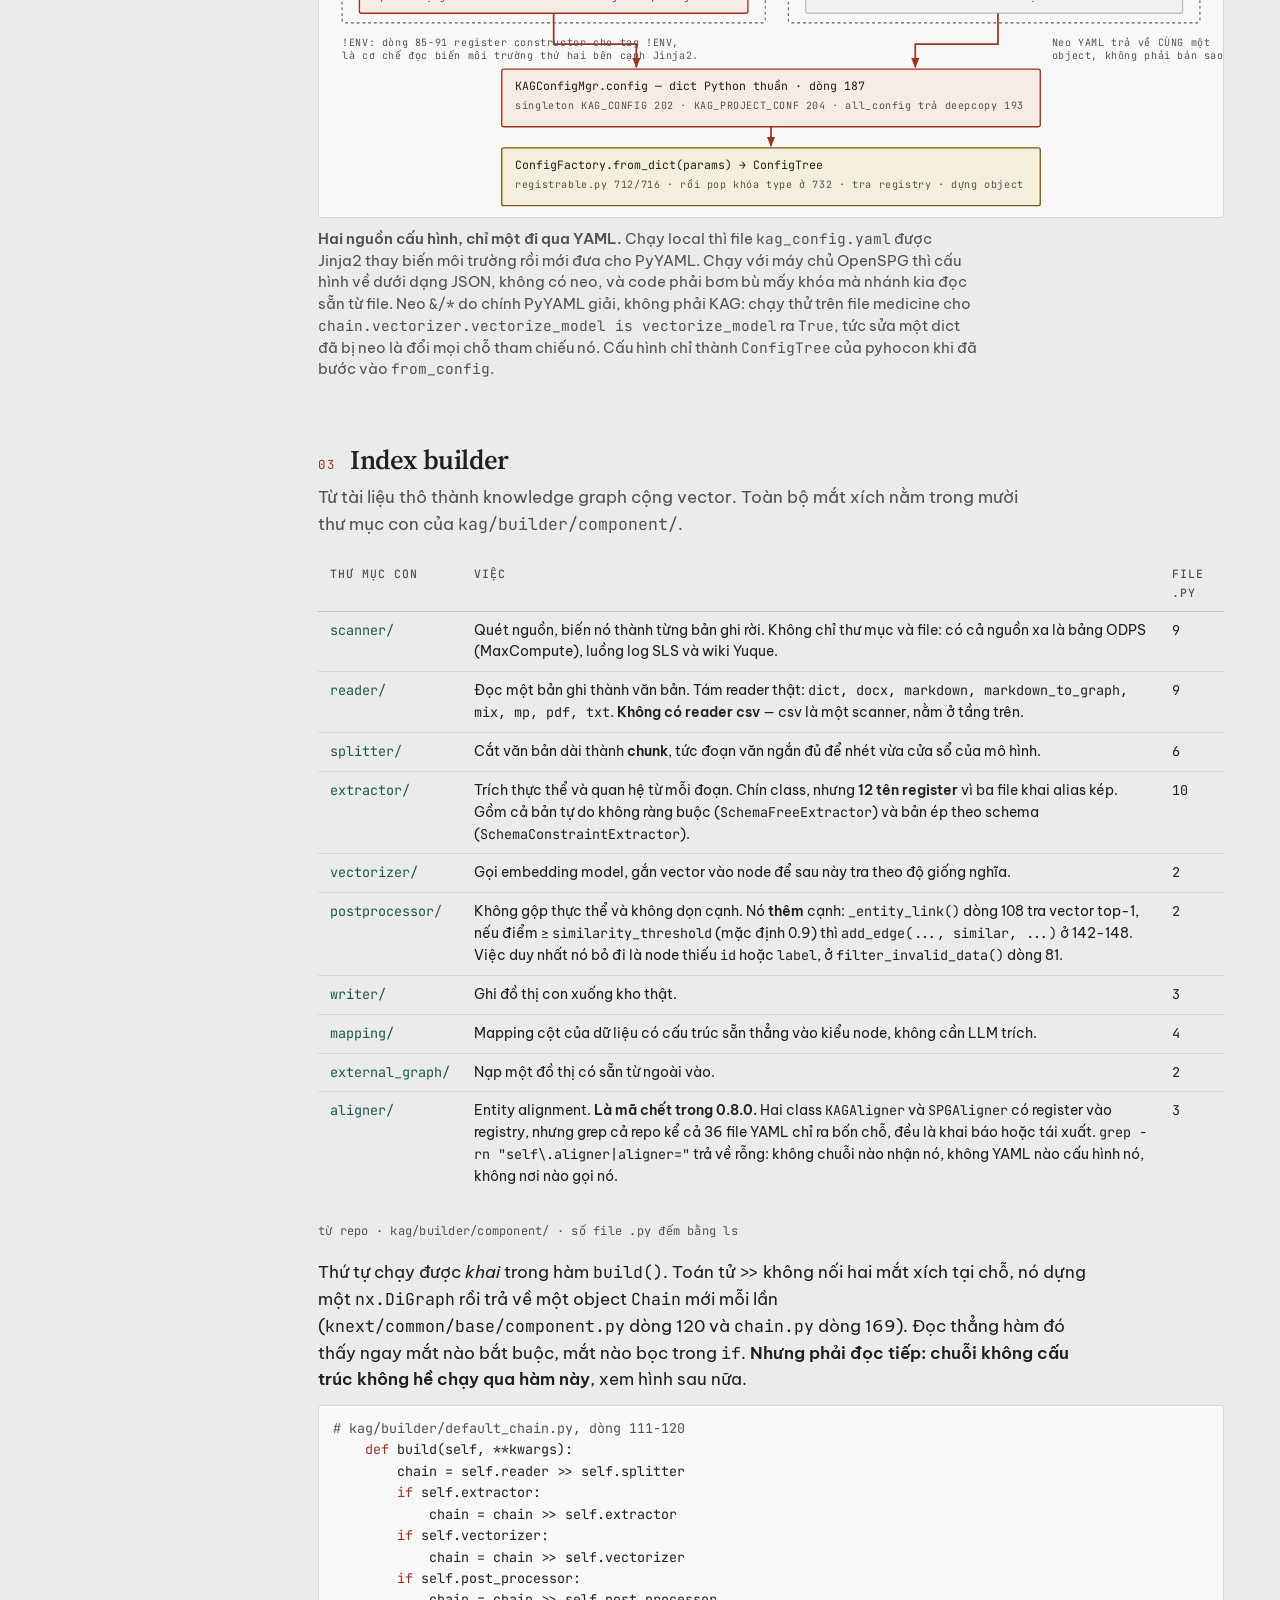
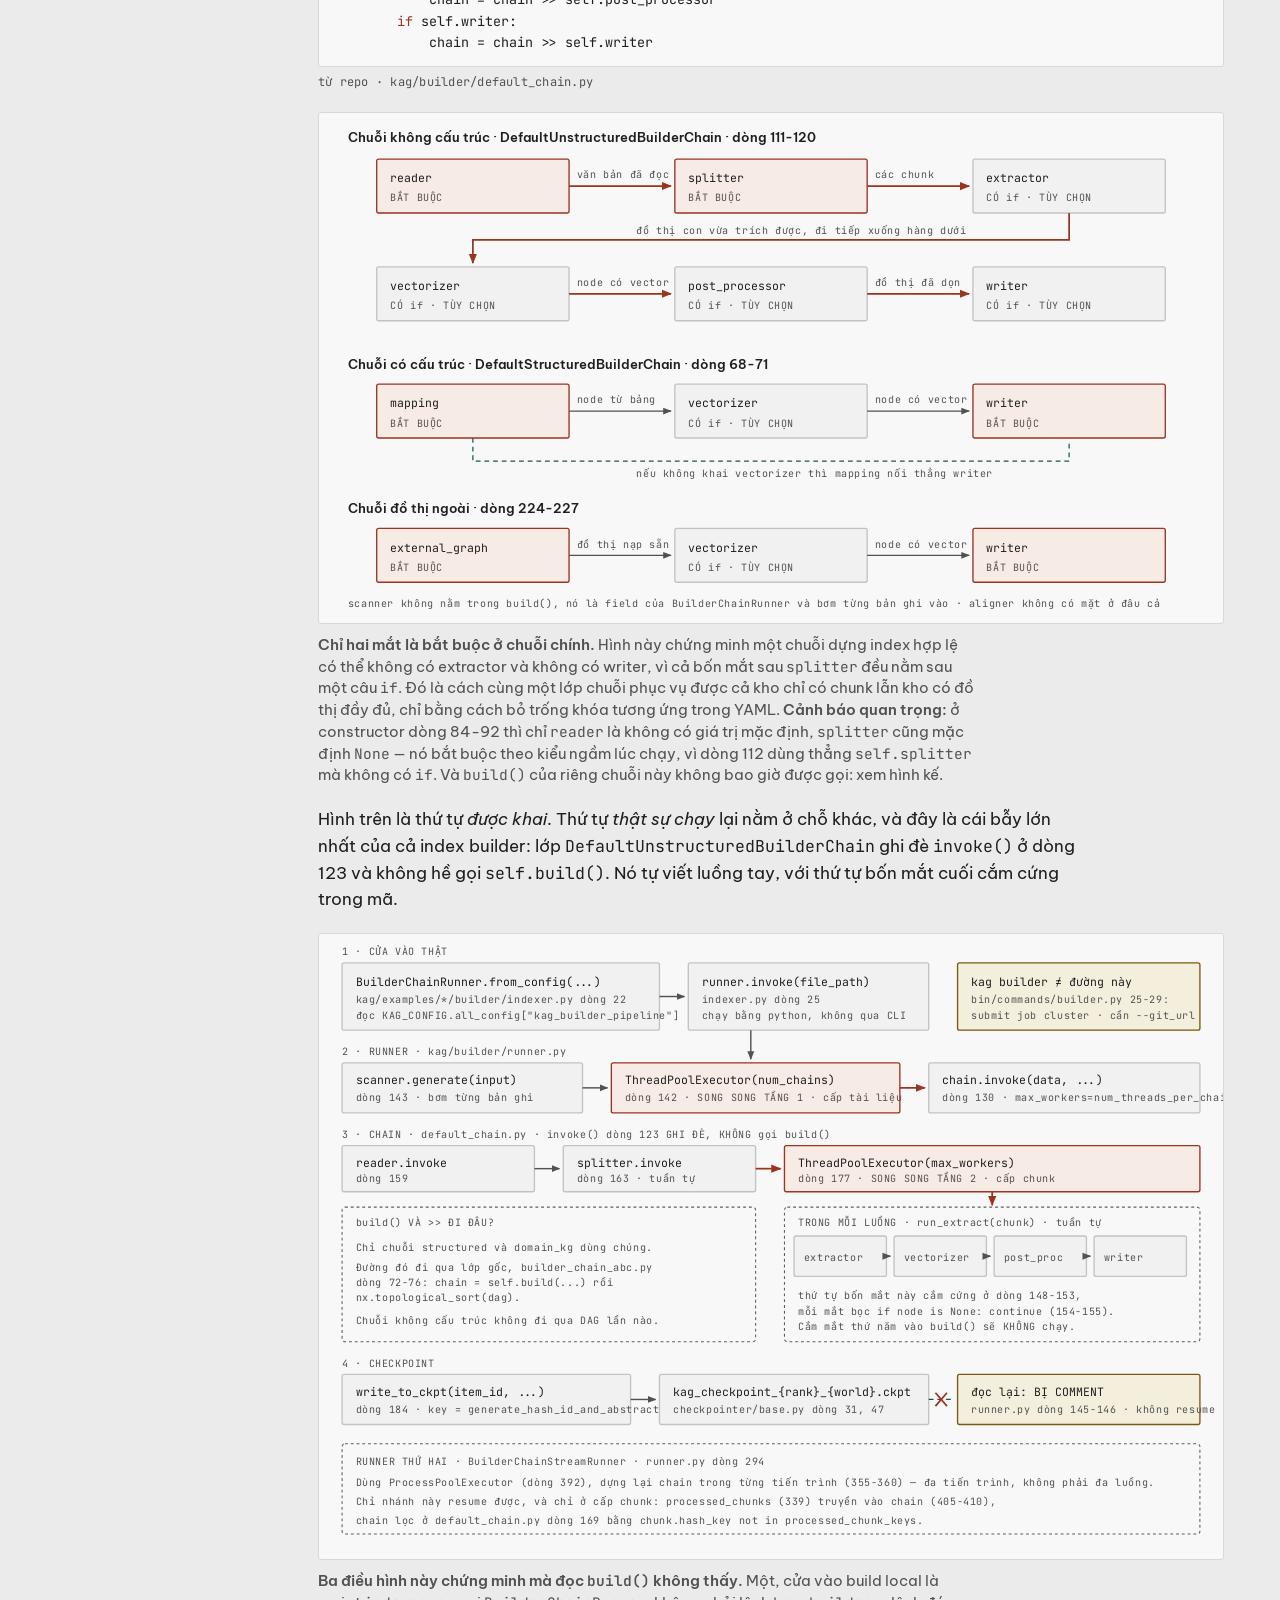
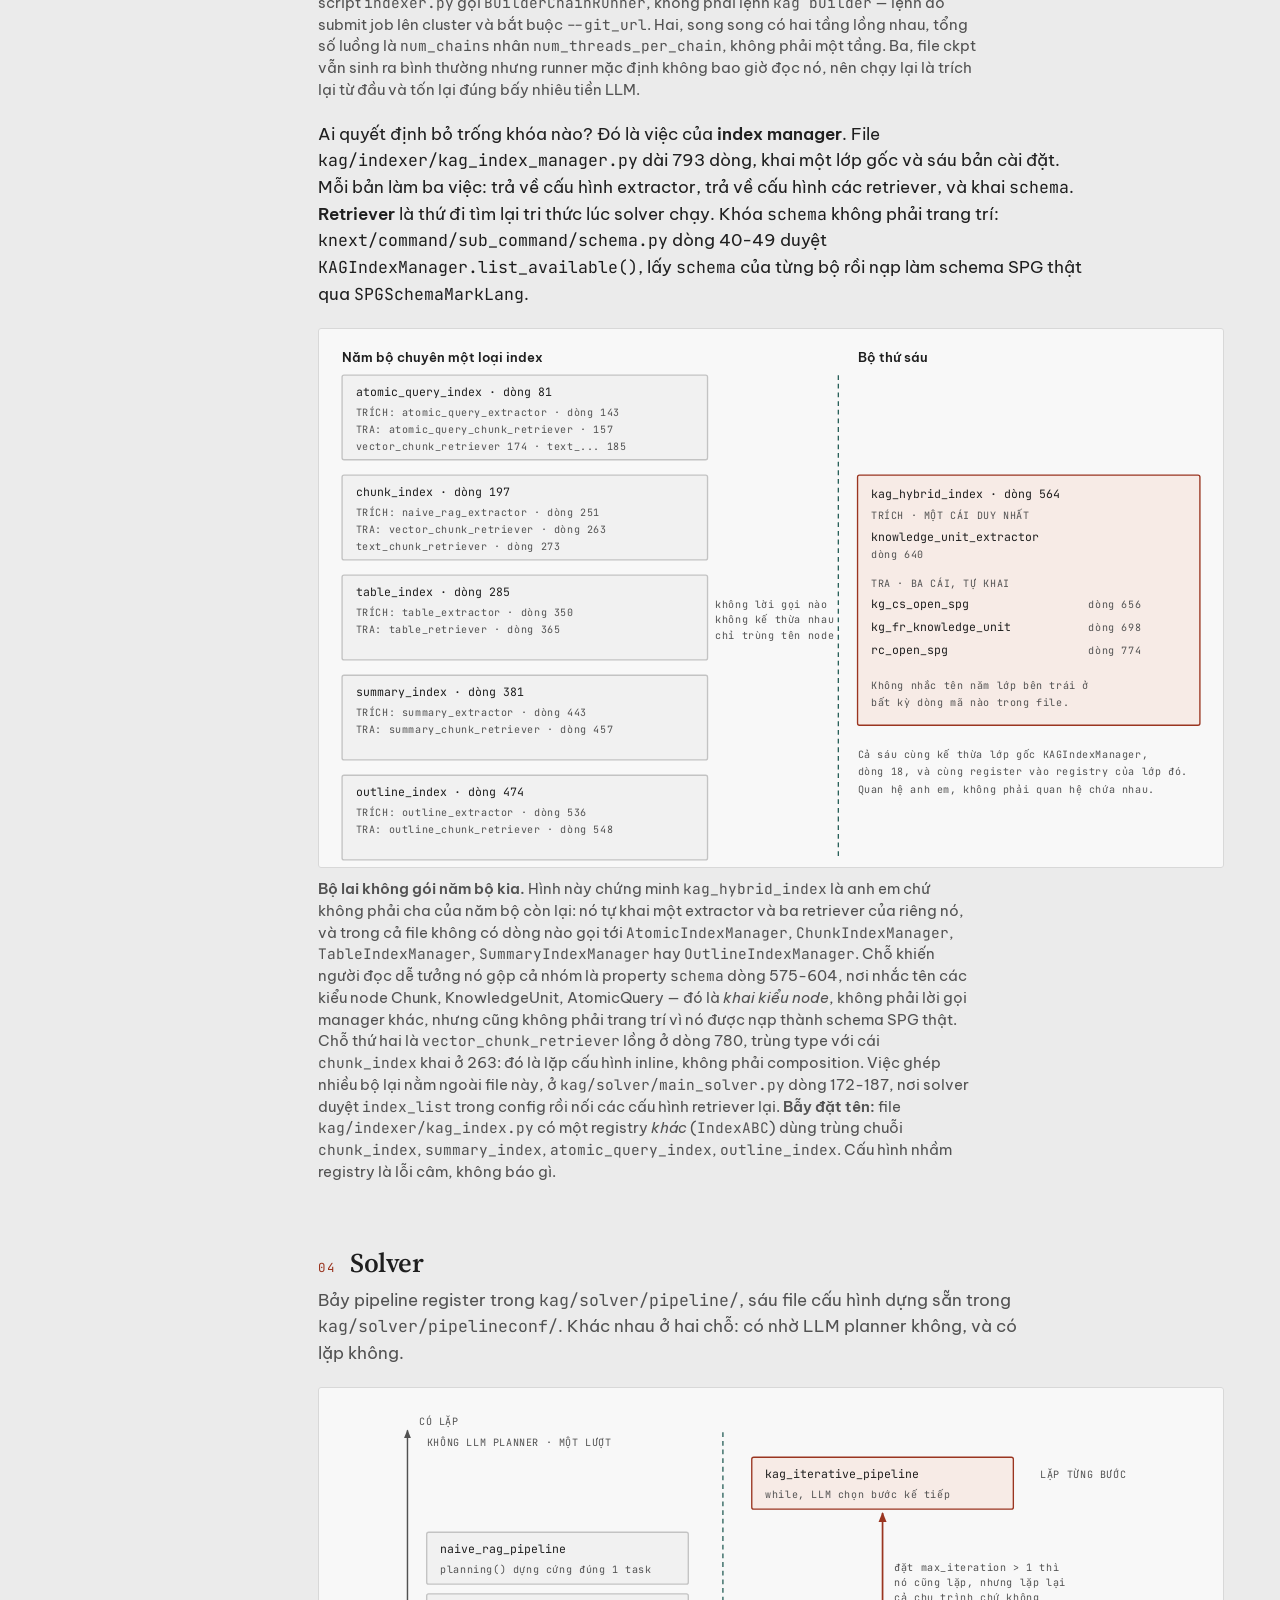
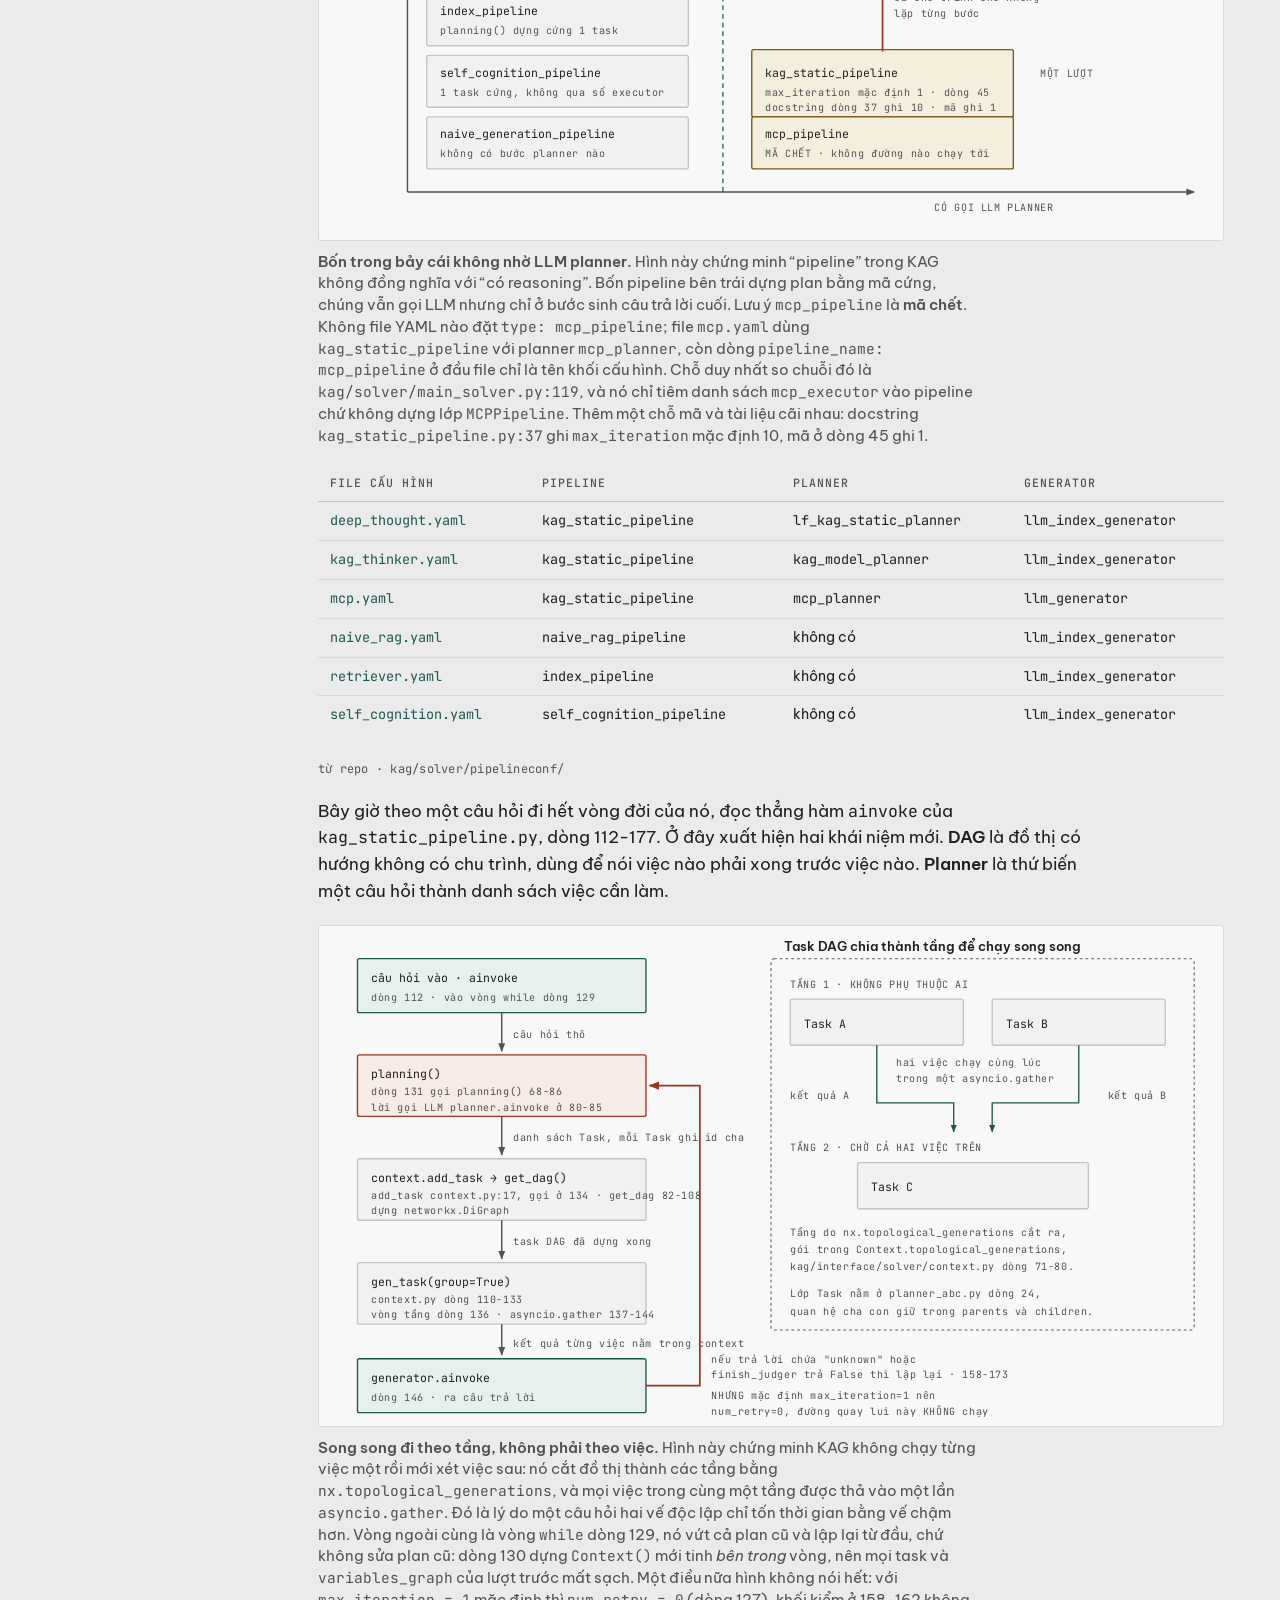
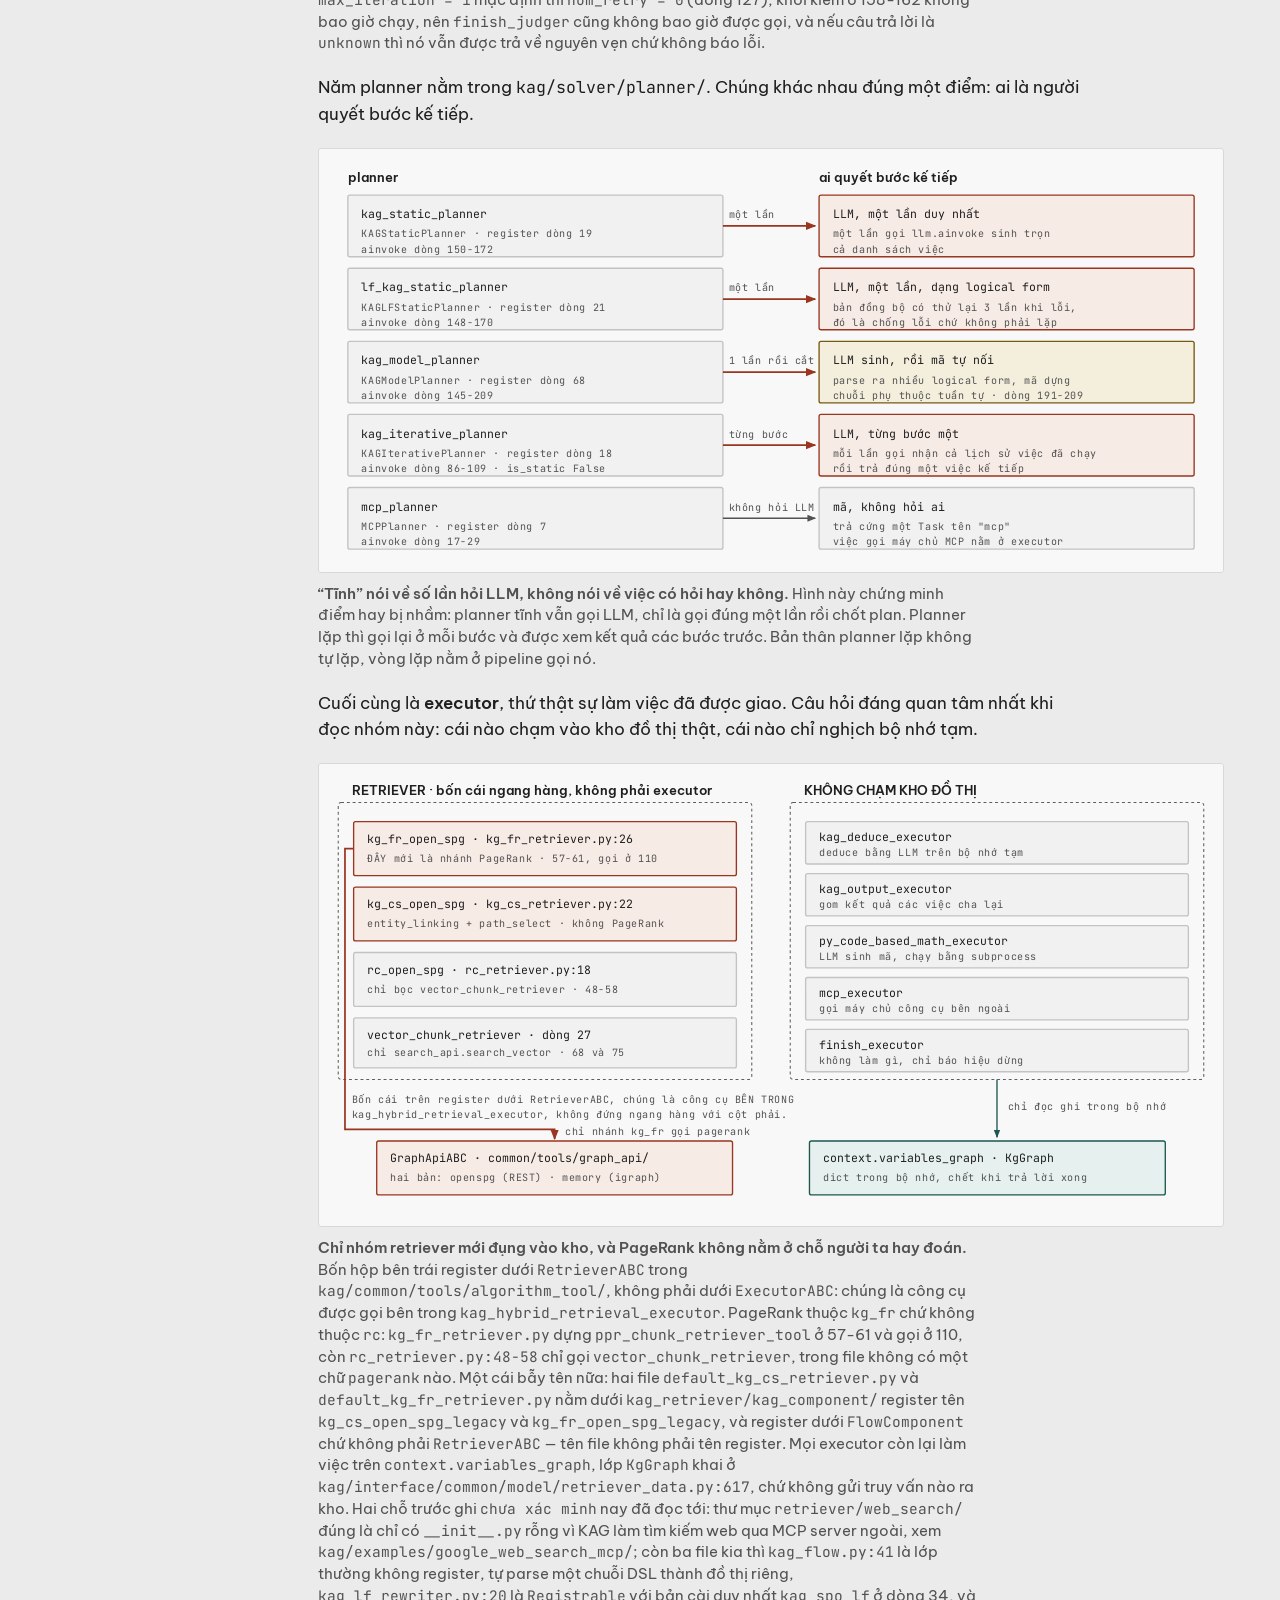
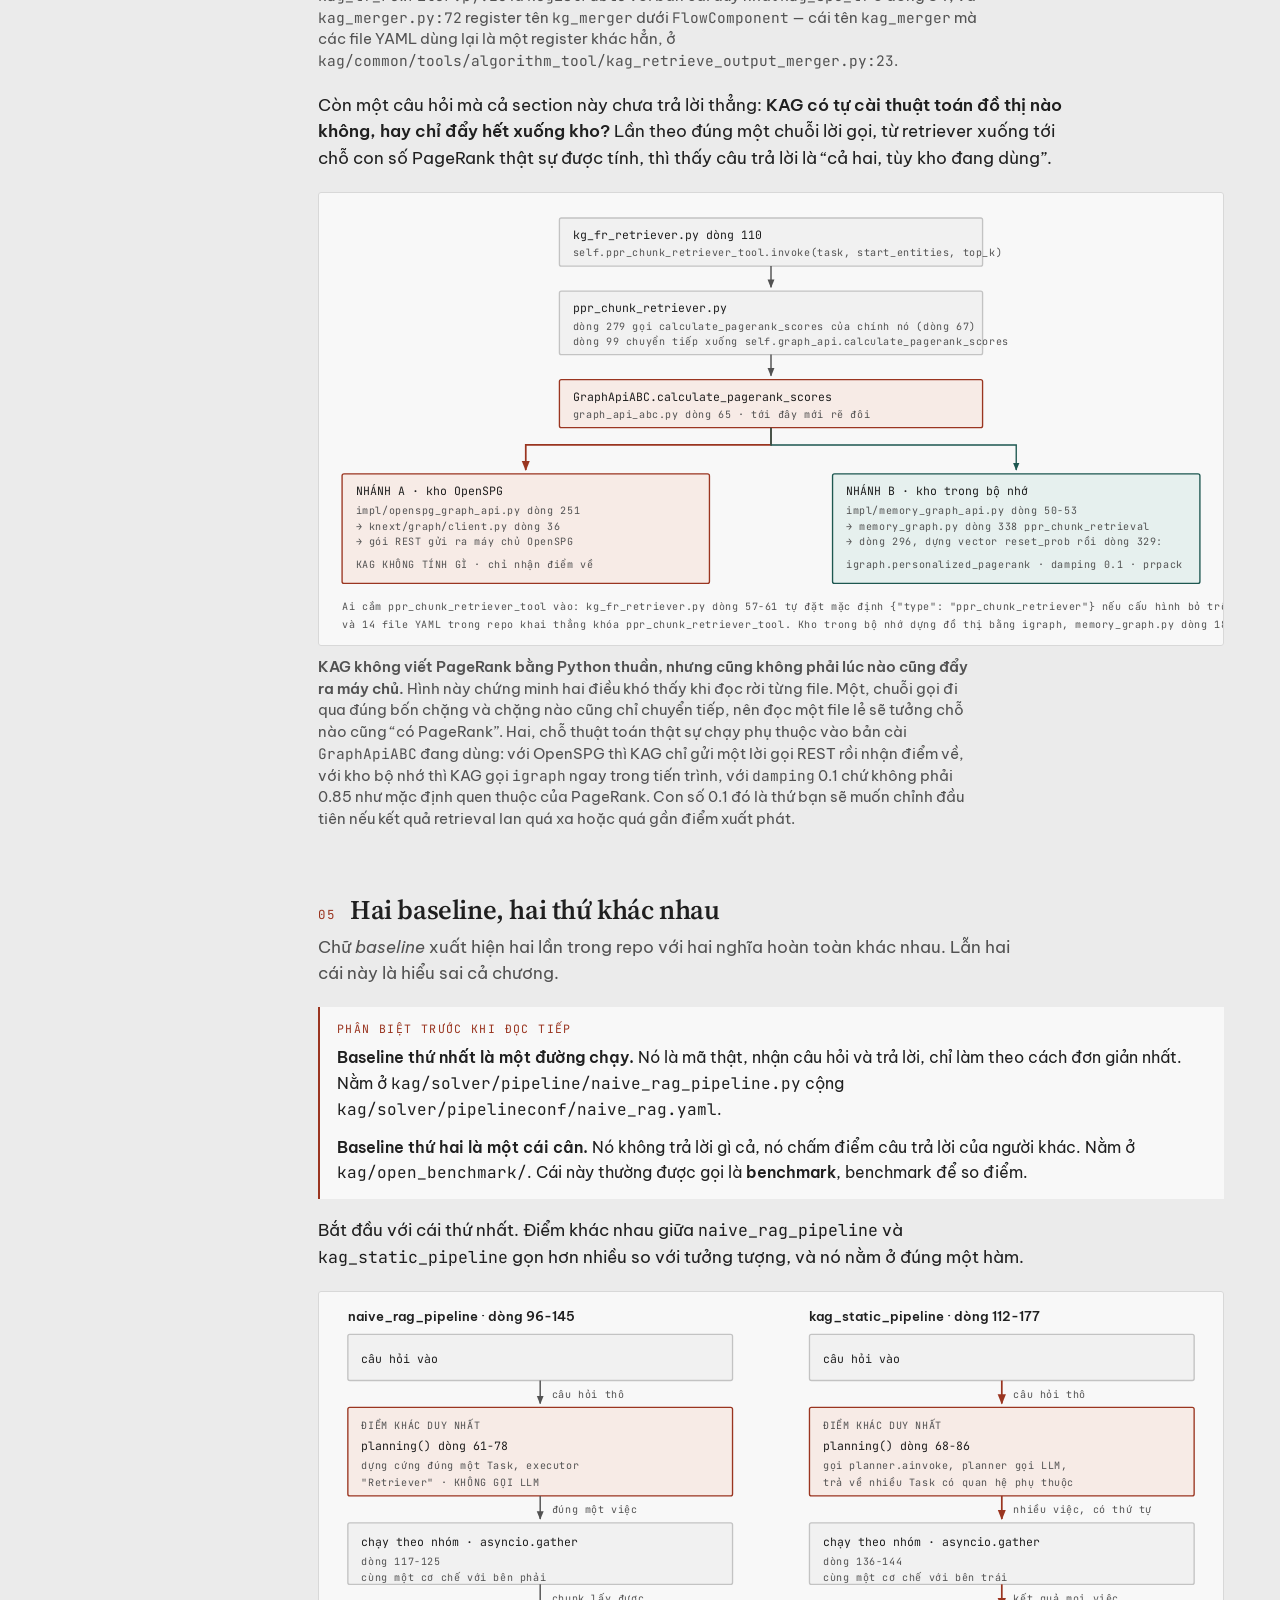
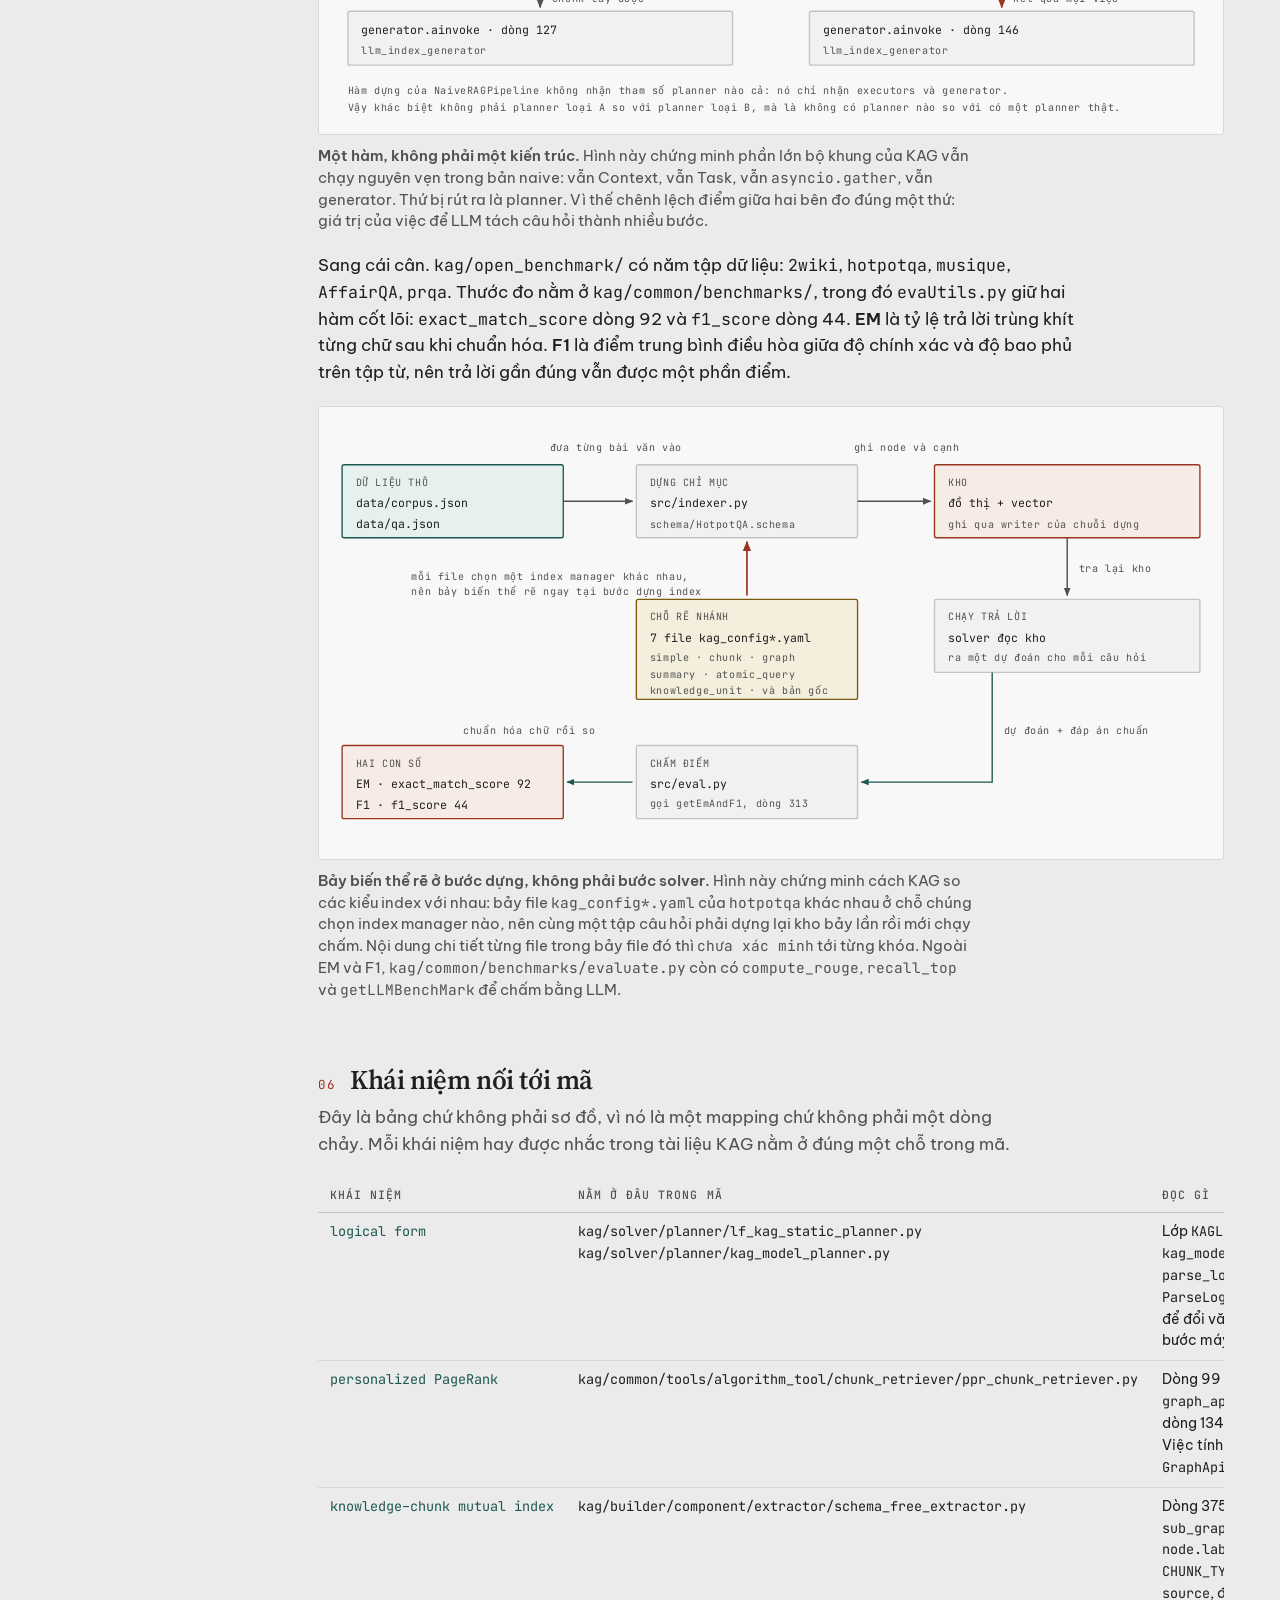
<file: cau-truc-va-luong.html>
<!doctype html>
<html lang="vi">
<head>
<meta charset="utf-8">
<meta name="viewport" content="width=device-width,initial-scale=1">
<meta name="description" content="Đọc mã nguồn OpenSPG/KAG 0.8.0: bản đồ thư mục, registry, index builder, solver, baseline và benchmark.">
<title>Cấu trúc và luồng chạy KAG</title>
<link rel="preconnect" href="https://fonts.googleapis.com">
<link rel="preconnect" href="https://fonts.gstatic.com" crossorigin>
<link rel="stylesheet" href="https://fonts.googleapis.com/css2?family=Be+Vietnam+Pro:wght@400;500;600&family=Source+Serif+4:ital,opsz,wght@0,8..60,500;0,8..60,600;1,8..60,500&family=JetBrains+Mono:wght@400;500&display=swap">

<link rel="stylesheet" href="assets/css/tokens.css">
<link rel="stylesheet" href="assets/css/base.css">
<link rel="stylesheet" href="assets/css/layout.css">
<link rel="stylesheet" href="assets/css/components.css">
<link rel="stylesheet" href="assets/css/diagram.css">
</head>
<body>
<button class="theme-btn" id="themeBtn" type="button">Sáng / Tối</button>

<div class="shell">

<nav class="rail">
  <div class="rail-mark">Cấu trúc và luồng chạy KAG<span>Đọc mã nguồn OpenSPG/KAG</span></div>
  <ul class="toc" id="toc">
    <li><a href="#s1"><em>01</em><span>Bản đồ thư mục</span></a></li>
    <li><a href="#s2"><em>02</em><span>Backbone, registry</span></a></li>
    <li><a href="#s3"><em>03</em><span>Index builder</span></a></li>
    <li><a href="#s4"><em>04</em><span>Solver</span></a></li>
    <li><a href="#s5"><em>05</em><span>Hai baseline, hai thứ khác nhau</span></a></li>
    <li><a href="#s6"><em>06</em><span>Khái niệm nối tới mã</span></a></li>
    <li><a href="#s7"><em>07</em><span>Từ điển</span></a></li>
    <li><a href="#s8"><em>08</em><span>Kiến trúc tổng thể</span></a></li>
    <li><a href="index.html"><em>&larr;</em><span>KAG hoạt động thế nào</span></a></li>
    <li><a href="dung-do-thi.html"><em>&rarr;</em><span>Dựng đồ thị luật Việt Nam</span></a></li>
  </ul>
  <div class="rail-foot">
    mã: OpenSPG/KAG 0.8.0<br>
    11 khối · 513 file .py<br>
    15 sơ đồ
  </div>
</nav>

<main>

<header class="hero">
  <p class="eyebrow">OpenSPG · KAG 0.8.0 · Đọc thẳng mã nguồn</p>
  <h1>Cấu trúc và luồng chạy KAG</h1>
  <p class="lede">Trang trước giải thích KAG làm được gì. Trang này mở mã ra xem nó làm bằng cách nào. <strong>Toàn bộ KAG đứng trên một cơ chế duy nhất: abstract class khai hợp đồng, bản cài đặt tự dán nhãn tên, tên đó nằm trong file YAML, và một registry dựng object lúc chạy.</strong> Hiểu vòng đó rồi thì mọi thư mục còn lại chỉ là danh sách các bản cài đặt.</p>
</header>

<div class="wrap">

<!-- ============ 01 ============ -->
<section id="s1">
  <div class="sec-head"><span class="sec-num">01</span><h2>Bản đồ thư mục</h2></div>
  <p class="sec-sub">Thư mục <span class="mono">kag/</span> có tám khối lõi, cộng hai khối dùng KAG như thư viện ngoài và một khối khuôn mẫu. Mỗi khối một dòng, nói nó giữ việc gì.</p>

  <div class="tw">
  <table class="filemap">
    <thead><tr><th>Khối</th><th>Giữ việc gì</th><th>File .py</th></tr></thead>
    <tbody>
      <tr><td>kag/bin/</td><td style="font-family:var(--sans)">Cửa vào dòng lệnh. <span class="mono">kag_cmds.py</span> dựng bộ phân tích tham số, thư mục <span class="mono">commands/</span> mỗi lệnh con một file: builder, benchmark, info, mcp_server.</td><td>8</td></tr>
      <tr><td>kag/bridge/</td><td style="font-family:var(--sans)">Cầu nối cho máy chủ SPG viết bằng Java gọi ngược vào Python. Đúng một file thật là <span class="mono">spg_server_bridge.py</span> (<span class="mono">__init__.py</span> rỗng 0 byte). Trong đó 9 import nằm ở đầu file, 7 import thụt trong hàm để hoãn nạp mô-đun nặng: <span class="mono">BuilderMain</span>, <span class="mono">SolverMain</span>, <span class="mono">BuilderComponentData</span>, hai <span class="mono">ConfigChecker</span>.</td><td>2</td></tr>
      <tr><td>kag/builder/</td><td style="font-family:var(--sans)">Index builder: đọc tài liệu, cắt đoạn, trích tri thức, vectorize, ghi vào kho đồ thị. Toàn bộ mắt xích nằm trong <span class="mono">component/</span>.</td><td>85</td></tr>
      <tr><td>kag/common/</td><td style="font-family:var(--sans)">Hạ tầng dùng chung: đọc cấu hình, khách gọi LLM, kho đồ thị, mô hình embedding, mô hình rerank, bộ phân tích cú pháp, registry, và các công cụ thuật toán mà solver gọi.</td><td>96</td></tr>
      <tr><td>kag/indexer/</td><td style="font-family:var(--sans)">Khai báo các loại index và sáu index manager. Chỉ ba file, nhưng đây là chỗ quyết định một kho sẽ trích cái gì và tra bằng đường nào.</td><td>3</td></tr>
      <tr><td>kag/interface/</td><td style="font-family:var(--sans)">Tầng hợp đồng, chia theo builder, solver, indexer, common. Nhưng <strong>chỉ 10 trên 49 file có <span class="mono">abstractmethod</span></strong>: 39 file còn lại là data model và logic chạy thật, nặng nhất là <span class="mono">common/model/retriever_data.py</span> 1109 dòng và <span class="mono">common/llm_client.py</span> 519 dòng chứa <span class="mono">TokenMeter</span> đọc ghi file ckpt.</td><td>49</td></tr>
      <tr><td>kag/mcp/</td><td style="font-family:var(--sans)">Máy chủ MCP, mở KAG ra ngoài thành công cụ cho tác nhân khác gọi. <span class="mono">server/kag_mcp_server.py</span> phơi hai công cụ, hỏi đáp và retrieval kho.</td><td>3</td></tr>
      <tr><td>kag/solver/</td><td style="font-family:var(--sans)">Solver: planner, executor, gộp kết quả, sinh câu trả lời, báo cáo tiến trình. Khối lớn nhất repo.</td><td>108</td></tr>
      <tr><td>kag/examples/</td><td style="font-family:var(--sans)">Mười dự án mẫu chạy được: baike, medicine, riskmining, supplychain, csqa, domain_kg, FinAlibaba, NetOperatorQA, hai ví dụ MCP. Dùng KAG như thư viện ngoài.</td><td>85</td></tr>
      <tr><td>kag/open_benchmark/</td><td style="font-family:var(--sans)">Bộ chấm điểm trên năm tập dữ liệu công khai: 2wiki, AffairQA, hotpotqa, musique, prqa. Gần như là lá, nhưng có đúng hai chỗ trong lõi import ngược nó, cả hai là import hoãn trong hàm: <span class="mono">bin/commands/benchmark.py</span> dòng 145 và <span class="mono">mcp/server/kag_mcp_server.py</span> dòng 116.</td><td>64</td></tr>
      <tr><td>kag/templates/</td><td style="font-family:var(--sans)">Khuôn mẫu cho lệnh tạo dự án mới. Chín file gần như rỗng, không có một dòng <span class="mono">import kag</span> nào.</td><td>9</td></tr>
    </tbody>
  </table>
  </div>
  <span class="src">từ repo · số file .py đếm bằng find, OpenSPG/KAG 0.8.0</span>

  <p class="col">Đếm số dòng <span class="mono">from kag.X</span> thật trong từng khối cho ra thứ bậc rõ ràng. <strong>interface bị import 361 lượt, common bị import 317 lượt.</strong> Hai khối đó là nền. Cách đếm: <span class="mono">grep -rE &quot;^\s*from kag\.X&quot;</span> trên chín khối lõi, tính cả import thụt trong hàm, không tính <span class="mono">examples</span> và <span class="mono">open_benchmark</span>. Ngược lại, <span class="mono">bridge</span> không bị chỗ nào import, còn <span class="mono">bin</span> không bị khối lõi nào import nhưng vẫn bị chính <span class="mono">kag/__init__.py</span> gọi <span class="mono">import kag.bin.commands</span>.</p>

  <figure class="wide">
  <div class="figx">
  <svg class="dg" viewBox="0 0 940 430" role="img" aria-label="Đồ thị phụ thuộc import giữa các khối trong kag. Tầng trên là bin, bridge, mcp không bị ai import lại. Tầng giữa là builder, solver, indexer. Tầng nền là interface và common, bị import nhiều nhất. Hai khối examples và open_benchmark nằm ngoài, dùng lõi như thư viện.">
    <defs>
      <marker id="m1a" viewBox="0 0 10 10" refX="9" refY="5" markerWidth="6" markerHeight="6" orient="auto-start-reverse"><polygon class="mk-a" points="0,1 10,5 0,9"/></marker>
      <marker id="m1n" viewBox="0 0 10 10" refX="9" refY="5" markerWidth="6" markerHeight="6" orient="auto-start-reverse"><polygon class="mk" points="0,1 10,5 0,9"/></marker>
      <marker id="m1g" viewBox="0 0 10 10" refX="9" refY="5" markerWidth="6" markerHeight="6" orient="auto-start-reverse"><polygon class="mk-g" points="0,1 10,5 0,9"/></marker>
    </defs>

    <text class="t-tiny" x="20" y="22">TẦNG CỬA VÀO · KHÔNG AI IMPORT LẠI</text>
    <rect class="bx" x="20" y="32" width="132" height="42" rx="2"/><text class="t-lbl" x="34" y="58">kag/bin</text>
    <rect class="bx" x="168" y="32" width="132" height="42" rx="2"/><text class="t-lbl" x="182" y="58">kag/bridge</text>
    <rect class="bx" x="316" y="32" width="132" height="42" rx="2"/><text class="t-lbl" x="330" y="58">kag/mcp</text>

    <text class="t-tiny" x="20" y="140">TẦNG LÀM VIỆC</text>
    <rect class="bx-o" x="20" y="150" width="132" height="48" rx="2"/><text class="t-lbl" x="34" y="171">kag/builder</text><text class="t-tiny" x="34" y="188">85 file</text>
    <rect class="bx-o" x="168" y="150" width="132" height="48" rx="2"/><text class="t-lbl" x="182" y="171">kag/solver</text><text class="t-tiny" x="182" y="188">108 file</text>
    <rect class="bx-o" x="316" y="150" width="132" height="48" rx="2"/><text class="t-lbl" x="330" y="171">kag/indexer</text><text class="t-tiny" x="330" y="188">3 file</text>

    <text class="t-tiny" x="20" y="274">TẦNG NỀN</text>
    <rect class="bx-a" x="20" y="282" width="204" height="52" rx="2"/><text class="t-lbl" x="34" y="304">kag/interface</text><text class="t-tiny" x="34" y="322">361 LƯỢT BỊ IMPORT</text>
    <rect class="bx-a" x="244" y="282" width="204" height="52" rx="2"/><text class="t-lbl" x="258" y="304">kag/common</text><text class="t-tiny" x="258" y="322">317 LƯỢT BỊ IMPORT</text>

    <!-- bin -> common -->
    <path class="ln" d="M 86 74 L 86 110 L 520 110 L 520 272 L 265 272 L 265 280" marker-end="url(#m1n)"/>
    <text class="t-tiny" x="100" y="102">bin gọi cấu hình chung · 10 dòng</text>
    <!-- builder -> interface -->
    <path class="ln-a" d="M 90 198 L 90 280" marker-end="url(#m1a)"/>
    <text class="t-tiny" x="98" y="216">kế thừa</text>
    <text class="t-tiny" x="98" y="232">abstract class</text>
    <text class="t-tiny" x="98" y="248">82 dòng</text>
    <!-- solver -> interface -->
    <path class="ln-a" d="M 215 198 L 215 280" marker-end="url(#m1a)"/>
    <text class="t-tiny" x="223" y="224">solver &rarr; interface</text>
    <text class="t-tiny" x="223" y="240">131 dòng</text>
    <!-- solver -> common -->
    <path class="ln" d="M 355 198 L 355 280" marker-end="url(#m1n)"/>
    <text class="t-tiny" x="363" y="224">solver &rarr;</text>
    <text class="t-tiny" x="363" y="240">common</text>
    <text class="t-tiny" x="363" y="256">81 dòng</text>
    <!-- indexer -> common -->
    <path class="ln" d="M 430 198 L 430 280" marker-end="url(#m1n)"/>
    <text class="t-tiny" x="438" y="224">indexer &rarr;</text>
    <text class="t-tiny" x="438" y="240">common</text>
    <text class="t-tiny" x="438" y="256">2 dòng</text>

    <!-- cycle interface <-> builder -->
    <path class="ln-dash" d="M 20 310 L 8 310 L 8 174 L 20 174" marker-end="url(#m1g)"/>
    <text class="t-tiny" x="470" y="360">VÒNG NGƯỢC · interface nhập lại model của builder · 10 dòng</text>
    <text class="t-tiny" x="470" y="378">VÒNG NGƯỢC · common nhập lại tiện ích của solver · 3 dòng</text>

    <!-- external users -->
    <rect class="panel" x="560" y="32" width="360" height="166" rx="3"/>
    <text class="t-head" x="574" y="24">Dùng lõi như thư viện ngoài</text>
    <rect class="bx-g" x="576" y="52" width="150" height="44" rx="2"/><text class="t-lbl" x="590" y="79">examples</text>
    <rect class="bx-g" x="576" y="112" width="150" height="44" rx="2"/><text class="t-lbl" x="590" y="139">open_benchmark</text>
    <text class="t-tiny" x="742" y="72">nhập builder, solver,</text>
    <text class="t-tiny" x="742" y="88">common, interface</text>
    <text class="t-tiny" x="742" y="132">lõi import ngược 2 chỗ,</text>
    <text class="t-tiny" x="742" y="148">đều hoãn trong hàm</text>
    <path class="ln-g" d="M 640 156 L 640 300 L 452 300" marker-end="url(#m1g)"/>
    <text class="t-tiny" x="648" y="240">gọi xuống nền</text>

    <text class="t-tiny" x="560" y="320">ĐỌC HÌNH · mũi tên đi từ khối nhập vào khối bị nhập.</text>
    <text class="t-tiny" x="560" y="338">Con số là số dòng import thật, đếm bằng grep.</text>
    <text class="t-tiny" x="560" y="404">kag/templates là khối lá duy nhất: 0 dòng import kag.</text>
  </svg>
  </div>
  <figcaption><strong>Hai khối nền đỡ tất cả.</strong> Không khối lõi nào là lá, mỗi khối đều nhập ít nhất <span class="mono">common</span> hoặc <span class="mono">interface</span>. Gần lá nhất là <span class="mono">indexer</span>, chỉ nhập hai khối nền và chỉ bị nhập ở hai chỗ. Hai vòng ngược nét đứt là thật, đọc được trong mã: tám file <span class="mono">*_abc.py</span> của interface nhập ngược <span class="mono">kag.builder.model</span> (9 dòng, vì <span class="mono">extractor_abc.py</span> có hai), cộng một cạnh ngược thứ chín không phải <span class="mono">*_abc.py</span>: <span class="mono">interface/common/model/sub_graph.py</span> dòng 16 nhập <span class="mono">kag.builder.model.spg_record</span>. Chiều còn lại là ba file trong <span class="mono">kag/common/tools/algorithm_tool/</span> nhập ngược <span class="mono">kag.solver.utils</span> ngay đầu file, cả ba lấy cùng một hàm <span class="mono">init_prompt_with_fallback</span>. Việc hai vòng này có gây lỗi nhập lúc chạy hay không thì <span class="mono">chưa xác minh</span>, vì chưa chạy thử.</figcaption>
  </figure>
</section>

<!-- ============ 02 ============ -->
<section id="s2">
  <div class="sec-head"><span class="sec-num">02</span><h2>Backbone, registry</h2></div>
  <p class="sec-sub">Đây là phần quan trọng nhất trang. Nắm được vòng này thì phần còn lại của mã chỉ là danh sách các bản cài đặt treo vào vòng đó.</p>

  <div class="callout">
    <span class="k">Ba từ cần hiểu trước</span>
    <p><strong>Abstract class</strong> là một lớp chỉ khai hình dạng, khai tên hàm và tham số, không viết thân hàm. Nó nói &ldquo;ai muốn làm việc này thì phải có đúng những hàm này&rdquo;. <strong>Register decorator</strong> là một dòng chú thích đặt ngay trên một lớp, dạng <span class="mono">@AbstractClass.register("tên")</span>, có tác dụng dán một cái tên chuỗi lên lớp đó. <strong>Registry</strong> là một bảng tra trong bộ nhớ, mapping từ cái tên chuỗi đó về đúng lớp đã dán nhãn.</p>
  </div>

  <p class="col">Tất cả nằm trong một lớp duy nhất: <span class="mono">Registrable</span>, ở <span class="mono">kag/common/registry/registrable.py</span> dòng 493. Registry đó là thuộc tính cấp lớp ở dòng 499:</p>

<pre><code><span class="tok-k">class</span> Registrable:
    _registry: Dict[Type, Dict[str, Tuple[Type, Optional[str]]]] = defaultdict(dict)</code></pre>
  <span class="src">từ repo · kag/common/registry/registrable.py dòng 493 và 499</span>

  <p class="col">Đọc kiểu dữ liệu đó là đọc được cả cơ chế. Registry có hai tầng. Tầng ngoài lấy khóa là <em>abstract class</em>, nên mỗi abstract class có một registry riêng, tên trùng nhau ở hai họ khác nhau không đụng nhau. Tầng trong lấy khóa là <em>tên chuỗi</em>, giá trị là một cặp: lớp con thật, và tên hàm dựng nếu bản cài đặt muốn dùng hàm dựng riêng thay cho <span class="mono">__init__</span>.</p>

  <p class="col">Hàm ghi vào registry là <span class="mono">register</span>, một classmethod ở dòng 508 (decorator <span class="mono">@classmethod</span> ở 507). Hàm đọc ra và dựng object là <span class="mono">from_config</span>, dòng 682. Chỗ quan trọng nhất của <span class="mono">from_config</span> là nó <em>lấy khóa</em> <span class="mono">"type"</span> ra khỏi dict cấu hình bằng <span class="mono">params.pop</span>, tại dòng 732 và dòng 774, rồi lấy chuỗi đó đi tra registry. Nghĩa là khóa <span class="mono">type</span> trong file YAML không phải một nhãn trang trí, nó chính là khóa tra cứu.</p>

  <p class="col">Một lớp cài đặt có thể dán nhiều tên. Ví dụ thật, cùng một lớp mang hai nhãn, một tên ngắn và một tên đầy đủ:</p>

<pre><code><span class="tok-c"># kag/builder/component/extractor/schema_free_extractor.py, dòng 33-35</span>
<span class="tok-s">@ExtractorABC.register("schema_free")</span>
<span class="tok-s">@ExtractorABC.register("schema_free_extractor")</span>
<span class="tok-k">class</span> SchemaFreeExtractor(ExtractorABC):</code></pre>
  <span class="src">từ repo · kag/builder/component/extractor/schema_free_extractor.py</span>

  <figure class="wide">
  <div class="figx">
  <svg class="dg" viewBox="0 0 940 430" role="img" aria-label="Vòng registry khép kín năm chặng: abstract class khai hợp đồng, bản cài đặt gắn decorator dán nhãn tên, registry lưu cặp tên và lớp con, file YAML mang đúng cái tên đó, from_config tra registry dựng ra object, và object đó là thể hiện của chính abstract class ban đầu.">
    <defs>
      <marker id="m2n" viewBox="0 0 10 10" refX="9" refY="5" markerWidth="6" markerHeight="6" orient="auto-start-reverse"><polygon class="mk" points="0,1 10,5 0,9"/></marker>
      <marker id="m2a" viewBox="0 0 10 10" refX="9" refY="5" markerWidth="6" markerHeight="6" orient="auto-start-reverse"><polygon class="mk-a" points="0,1 10,5 0,9"/></marker>
    </defs>

    <rect class="bx-a" x="40" y="48" width="300" height="76" rx="2"/>
    <text class="t-tiny" x="54" y="70">1 · HỢP ĐỒNG</text>
    <text class="t-lbl" x="54" y="92">class ExtractorABC(Registrable)</text>
    <text class="t-tiny" x="54" y="112">kag/interface/builder/extractor_abc.py</text>

    <rect class="bx" x="40" y="268" width="300" height="76" rx="2"/>
    <text class="t-tiny" x="54" y="290">2 · BẢN CÀI ĐẶT TỰ DÁN NHÃN</text>
    <text class="t-lbl" x="54" y="312">@ExtractorABC.register(...)</text>
    <text class="t-tiny" x="54" y="332">"schema_free_extractor" · dòng 34</text>

    <rect class="bx-o" x="600" y="268" width="300" height="76" rx="2"/>
    <text class="t-tiny" x="614" y="290">3 · REGISTRY</text>
    <text class="t-lbl" x="614" y="312">Registrable._registry</text>
    <text class="t-tiny" x="614" y="332">dòng 499 · dict lồng hai tầng</text>

    <rect class="bx-g" x="380" y="160" width="180" height="76" rx="2"/>
    <text class="t-tiny" x="394" y="182">4 · CẤU HÌNH</text>
    <text class="t-lbl" x="394" y="204">type:</text>
    <text class="t-tiny" x="394" y="224">schema_free_extractor</text>

    <rect class="bx" x="600" y="48" width="300" height="76" rx="2"/>
    <text class="t-tiny" x="614" y="70">5 · OBJECT LÚC CHẠY</text>
    <text class="t-lbl" x="614" y="92">SchemaFreeExtractor()</text>
    <text class="t-tiny" x="614" y="112">dựng bởi from_config · dòng 682</text>

    <path class="ln" d="M 190 124 L 190 264" marker-end="url(#m2n)"/>
    <text class="t-tiny" x="202" y="180">kế thừa abstract class,</text>
    <text class="t-tiny" x="202" y="196">gắn register decorator</text>

    <path class="ln" d="M 340 306 L 596 306" marker-end="url(#m2n)"/>
    <text class="t-tiny" x="356" y="296">ghi cặp tên &rarr; lớp con vào registry</text>
    <text class="t-tiny" x="356" y="328">dòng 508 · register()</text>

    <path class="ln-a" d="M 560 198 L 640 198 L 640 264" marker-end="url(#m2a)"/>
    <text class="t-tiny" x="384" y="254">khóa type mang đúng</text>
    <text class="t-tiny" x="384" y="270">tên đã register</text>

    <path class="ln-a" d="M 750 268 L 750 128" marker-end="url(#m2a)"/>
    <text class="t-tiny" x="762" y="172">from_config tra registry</text>
    <text class="t-tiny" x="762" y="188">theo tên rồi gọi</text>
    <text class="t-tiny" x="762" y="204">hàm dựng · dòng 682</text>

    <path class="ln-a" d="M 596 86 L 344 86" marker-end="url(#m2a)"/>
    <text class="t-tiny" x="368" y="76">object là thể hiện của lớp ở ô 1</text>

    <text class="t-tiny" x="40" y="388">REGISTRY = dict lồng: { abstract class: { tên: (lớp con, tên hàm dựng) } }</text>
    <text class="t-tiny" x="40" y="406">from_config lấy khóa "type" ra khỏi dict cấu hình rồi tra registry · dòng 732 và 774</text>
  </svg>
  </div>
  <figcaption><strong>Vòng khép kín, không có chỗ nào gọi thẳng tên lớp.</strong> Hình này chứng minh một điều: giữa file cấu hình và lớp cài đặt không có lệnh <span class="mono">import</span> nào cả, chỉ có một chuỗi ký tự đi qua registry. Đổi một dòng <span class="mono">type</span> trong YAML là đổi hẳn lớp chạy thật, mã Python không sửa một chữ. Đó cũng là lý do mọi thư mục cài đặt đều phải được nạp lên trước khi tra registry, vì decorator chỉ chạy khi mô-đun được nạp.</figcaption>
  </figure>

  <p class="col">Vòng trên là lý thuyết. Bây giờ lấy một file cấu hình thật trong repo và xem từng khóa rơi vào lớp nào. File dùng làm ví dụ là <span class="mono">kag/examples/medicine/kag_config.yaml</span>, dài 208 dòng, chứa 45 khóa <span class="mono">type</span>.</p>

  <figure class="wide">
  <div class="figx">
  <svg class="dg" viewBox="0 0 940 480" role="img" aria-label="Bảy khóa type trong file kag_config.yaml của ví dụ medicine, mỗi khóa nối sang đúng file cài đặt mang register decorator cùng tên, kèm số dòng thật của cả hai bên.">
    <defs>
      <marker id="m3a" viewBox="0 0 10 10" refX="9" refY="5" markerWidth="6" markerHeight="6" orient="auto-start-reverse"><polygon class="mk-a" points="0,1 10,5 0,9"/></marker>
    </defs>

    <text class="t-head" x="24" y="34">kag/examples/medicine/kag_config.yaml</text>
    <text class="t-head" x="560" y="34">lớp cài đặt mang nhãn trùng tên</text>

    <rect class="bx-g" x="24" y="48" width="376" height="48" rx="2"/>
    <text class="t-lbl" x="38" y="68">chat_llm</text><text class="t-tiny" x="38" y="86">dòng 9 · type: maas</text>
    <rect class="bx" x="560" y="48" width="356" height="48" rx="2"/>
    <text class="t-lbl" x="574" y="68">kag/common/llm/openai_client.py</text><text class="t-tiny" x="574" y="86">dòng 30 · @LLMClient.register</text>
    <path class="ln-a" d="M 400 72 L 556 72" marker-end="url(#m3a)"/>
    <text class="t-tiny" x="408" y="64">LLMClient</text>

    <rect class="bx-g" x="24" y="108" width="376" height="48" rx="2"/>
    <text class="t-lbl" x="38" y="128">vectorize_model</text><text class="t-tiny" x="38" y="146">dòng 16 · type: openai</text>
    <rect class="bx" x="560" y="108" width="356" height="48" rx="2"/>
    <text class="t-lbl" x="574" y="128">common/vectorize_model/openai_model.py</text><text class="t-tiny" x="574" y="146">dòng 21 · @VectorizeModelABC.register</text>
    <path class="ln-a" d="M 400 132 L 556 132" marker-end="url(#m3a)"/>
    <text class="t-tiny" x="408" y="124">VectorizeModelABC</text>

    <rect class="bx-g" x="24" y="168" width="376" height="48" rx="2"/>
    <text class="t-lbl" x="38" y="188">extract_runner &rsaquo; chain</text><text class="t-tiny" x="38" y="206">dòng 40 · type: unstructured_builder_chain</text>
    <rect class="bx" x="560" y="168" width="356" height="48" rx="2"/>
    <text class="t-lbl" x="574" y="188">kag/builder/default_chain.py</text><text class="t-tiny" x="574" y="206">dòng 77 · @KAGBuilderChain.register</text>
    <path class="ln-a" d="M 400 192 L 556 192" marker-end="url(#m3a)"/>
    <text class="t-tiny" x="408" y="184">KAGBuilderChain</text>

    <rect class="bx-g" x="24" y="228" width="376" height="48" rx="2"/>
    <text class="t-lbl" x="38" y="248">chain &rsaquo; extractor</text><text class="t-tiny" x="38" y="266">dòng 42 · type: schema_free_extractor</text>
    <rect class="bx" x="560" y="228" width="356" height="48" rx="2"/>
    <text class="t-lbl" x="574" y="248">extractor/schema_free_extractor.py</text><text class="t-tiny" x="574" y="266">dòng 34 · @ExtractorABC.register</text>
    <path class="ln-a" d="M 400 252 L 556 252" marker-end="url(#m3a)"/>
    <text class="t-tiny" x="408" y="244">ExtractorABC</text>

    <rect class="bx-g" x="24" y="288" width="376" height="48" rx="2"/>
    <text class="t-lbl" x="38" y="308">chain &rsaquo; splitter</text><text class="t-tiny" x="38" y="326">dòng 58 · type: length_splitter</text>
    <rect class="bx" x="560" y="288" width="356" height="48" rx="2"/>
    <text class="t-lbl" x="574" y="308">splitter/length_splitter.py</text><text class="t-tiny" x="574" y="326">dòng 22 · @SplitterABC.register</text>
    <path class="ln-a" d="M 400 312 L 556 312" marker-end="url(#m3a)"/>
    <text class="t-tiny" x="408" y="304">SplitterABC</text>

    <rect class="bx-g" x="24" y="348" width="376" height="48" rx="2"/>
    <text class="t-lbl" x="38" y="368">kag_solver_pipeline</text><text class="t-tiny" x="38" y="386">dòng 189 · type: kag_static_pipeline</text>
    <rect class="bx" x="560" y="348" width="356" height="48" rx="2"/>
    <text class="t-lbl" x="574" y="368">solver/pipeline/kag_static_pipeline.py</text><text class="t-tiny" x="574" y="386">dòng 29 · @SolverPipelineABC.register</text>
    <path class="ln-a" d="M 400 372 L 556 372" marker-end="url(#m3a)"/>
    <text class="t-tiny" x="408" y="364">SolverPipelineABC</text>

    <rect class="bx-g" x="24" y="408" width="376" height="48" rx="2"/>
    <text class="t-lbl" x="38" y="428">pipeline &rsaquo; planner</text><text class="t-tiny" x="38" y="446">dòng 191 · type: lf_kag_static_planner</text>
    <rect class="bx" x="560" y="408" width="356" height="48" rx="2"/>
    <text class="t-lbl" x="574" y="428">solver/planner/lf_kag_static_planner.py</text><text class="t-tiny" x="574" y="446">dòng 21 · @PlannerABC.register</text>
    <path class="ln-a" d="M 400 432 L 556 432" marker-end="url(#m3a)"/>
    <text class="t-tiny" x="408" y="424">PlannerABC</text>
  </svg>
  </div>
  <figcaption><strong>Bảy khóa, bảy registry khác nhau.</strong> Hình này chứng minh mỗi abstract class giữ một registry riêng, nên cái tên bên trái chỉ có nghĩa trong phạm vi registry mà nhãn kia thuộc về. Cùng file YAML, khóa <span class="mono">chat_llm</span> tra registry <span class="mono">LLMClient</span> còn khóa <span class="mono">splitter</span> tra registry <span class="mono">SplitterABC</span>, hai bên không biết nhau. Chuỗi nạp cấu hình đi từ <span class="mono">kag/common/conf.py</span>, đã đọc tới từng dòng và vẽ ở hình dưới.</figcaption>
  </figure>

  <p class="col">Vòng registry chỉ chạy được khi đã có dict cấu hình trong tay. Dict đó tới từ đâu là câu hỏi riêng, và câu trả lời có hai nhánh khác hẳn nhau. Toàn bộ nằm trong <span class="mono">kag/common/conf.py</span>, 273 dòng.</p>

  <figure class="wide">
  <div class="figx">
  <svg class="dg" viewBox="0 0 940 570" role="img" aria-label="Chuỗi nạp cấu hình trong conf.py. init_env tự quyết chạy nhánh local đọc file YAML hay nhánh server lấy JSON. Hai nhánh gộp về cùng một dict trong KAGConfigMgr, rồi dict đó mới được đưa vào ConfigFactory để thành ConfigTree cho registry.">
    <defs>
      <marker id="m12a" viewBox="0 0 10 10" refX="9" refY="5" markerWidth="6" markerHeight="6" orient="auto-start-reverse"><polygon class="mk-a" points="0,1 10,5 0,9"/></marker>
      <marker id="m12n" viewBox="0 0 10 10" refX="9" refY="5" markerWidth="6" markerHeight="6" orient="auto-start-reverse"><polygon class="mk" points="0,1 10,5 0,9"/></marker>
    </defs>

    <rect class="bx-a" x="330" y="28" width="280" height="64" rx="2"/>
    <text class="t-lbl" x="344" y="52">init_env(config_file=None)</text>
    <text class="t-tiny" x="344" y="72">conf.py dòng 247 · tự quyết prod ở dòng 251-256</text>
    <text class="t-tiny" x="344" y="86">có ENV_KAG_PROJECT_ID mà không có file hợp lệ &rarr; prod</text>

    <path class="ln" d="M 400 92 L 400 116 L 246 116 L 246 142" marker-end="url(#m12n)"/>
    <path class="ln" d="M 540 92 L 540 116 L 708 116 L 708 142" marker-end="url(#m12n)"/>

    <rect class="panel" x="24" y="144" width="440" height="224" rx="3"/>
    <text class="t-tiny" x="38" y="164">NHÁNH LOCAL · prod=False · dòng 146-156</text>
    <rect class="bx" x="42" y="174" width="404" height="52" rx="2"/>
    <text class="t-lbl" x="56" y="194">_closest_cfg()  ·  dòng 94-108</text>
    <text class="t-tiny" x="56" y="212">leo thư mục cha tìm kag_config.yaml</text>
    <rect class="bx" x="42" y="240" width="404" height="52" rx="2"/>
    <text class="t-lbl" x="56" y="260">Template(config).render(**os.environ)  ·  153</text>
    <text class="t-tiny" x="56" y="278">Jinja2 thay biến môi trường TRƯỚC khi parse YAML</text>
    <rect class="bx-a" x="42" y="306" width="404" height="52" rx="2"/>
    <text class="t-lbl" x="56" y="326">yaml.safe_load(config)  ·  dòng 154</text>
    <text class="t-tiny" x="56" y="344">PyYAML tự giải neo &amp; và * — KAG không xử lý dòng nào</text>
    <path class="ln" d="M 244 226 L 244 236" marker-end="url(#m12n)"/>
    <path class="ln" d="M 244 292 L 244 302" marker-end="url(#m12n)"/>

    <rect class="panel" x="488" y="144" width="428" height="224" rx="3"/>
    <text class="t-tiny" x="502" y="164">NHÁNH SERVER · prod=True · dòng 123-145</text>
    <rect class="bx" x="506" y="174" width="392" height="52" rx="2"/>
    <text class="t-lbl" x="520" y="194">ProjectClient.get_by_id(...)</text>
    <text class="t-tiny" x="520" y="212">kéo cấu hình về từ máy chủ OpenSPG</text>
    <rect class="bx-g" x="506" y="240" width="392" height="52" rx="2"/>
    <text class="t-lbl" x="520" y="260">json.loads(project.config)  ·  dòng 130</text>
    <text class="t-tiny" x="520" y="278">JSON, không đụng YAML, nên KHÔNG có neo</text>
    <rect class="bx" x="506" y="306" width="392" height="52" rx="2"/>
    <text class="t-lbl" x="520" y="326">vá project · vectorizer · host_addr  ·  131-144</text>
    <text class="t-tiny" x="520" y="344">bơm bù các khóa mà nhánh local đọc sẵn từ file</text>
    <path class="ln" d="M 706 226 L 706 236" marker-end="url(#m12n)"/>
    <path class="ln" d="M 706 292 L 706 302" marker-end="url(#m12n)"/>

    <path class="ln-a" d="M 244 358 L 244 390 L 330 390 L 330 414" marker-end="url(#m12a)"/>
    <path class="ln-a" d="M 706 358 L 706 390 L 620 390 L 620 414" marker-end="url(#m12a)"/>

    <rect class="bx-a" x="190" y="416" width="560" height="60" rx="2"/>
    <text class="t-lbl" x="204" y="438">KAGConfigMgr.config  —  dict Python thuần  ·  dòng 187</text>
    <text class="t-tiny" x="204" y="458">singleton KAG_CONFIG 202 · KAG_PROJECT_CONF 204 · all_config trả deepcopy 193</text>

    <path class="ln-a" d="M 470 476 L 470 496" marker-end="url(#m12a)"/>

    <rect class="bx-o" x="190" y="498" width="560" height="60" rx="2"/>
    <text class="t-lbl" x="204" y="520">ConfigFactory.from_dict(params) &rarr; ConfigTree</text>
    <text class="t-tiny" x="204" y="540">registrable.py 712/716 · rồi pop khóa type ở 732 · tra registry · dựng object</text>

    <text class="t-tiny" x="24" y="392">!ENV: dòng 85-91 register constructor cho tag !ENV,</text>
    <text class="t-tiny" x="24" y="406">là cơ chế đọc biến môi trường thứ hai bên cạnh Jinja2.</text>
    <text class="t-tiny" x="762" y="392">Neo YAML trả về CÙNG một</text>
    <text class="t-tiny" x="762" y="406">object, không phải bản sao.</text>
  </svg>
  </div>
  <figcaption><strong>Hai nguồn cấu hình, chỉ một đi qua YAML.</strong> Chạy local thì file <span class="mono">kag_config.yaml</span> được Jinja2 thay biến môi trường rồi mới đưa cho PyYAML. Chạy với máy chủ OpenSPG thì cấu hình về dưới dạng JSON, không có neo, và code phải bơm bù mấy khóa mà nhánh kia đọc sẵn từ file. Neo <span class="mono">&amp;</span>/<span class="mono">*</span> do chính PyYAML giải, không phải KAG: chạy thử trên file medicine cho <span class="mono">chain.vectorizer.vectorize_model is vectorize_model</span> ra <span class="mono">True</span>, tức sửa một dict đã bị neo là đổi mọi chỗ tham chiếu nó. Cấu hình chỉ thành <span class="mono">ConfigTree</span> của pyhocon khi đã bước vào <span class="mono">from_config</span>.</figcaption>
  </figure>
</section>

<!-- ============ 03 ============ -->
<section id="s3">
  <div class="sec-head"><span class="sec-num">03</span><h2>Index builder</h2></div>
  <p class="sec-sub">Từ tài liệu thô thành knowledge graph cộng vector. Toàn bộ mắt xích nằm trong mười thư mục con của <span class="mono">kag/builder/component/</span>.</p>

  <div class="tw">
  <table class="filemap">
    <thead><tr><th>Thư mục con</th><th>Việc</th><th>File .py</th></tr></thead>
    <tbody>
      <tr><td>scanner/</td><td style="font-family:var(--sans)">Quét nguồn, biến nó thành từng bản ghi rời. Không chỉ thư mục và file: có cả nguồn xa là bảng ODPS (MaxCompute), luồng log SLS và wiki Yuque.</td><td>9</td></tr>
      <tr><td>reader/</td><td style="font-family:var(--sans)">Đọc một bản ghi thành văn bản. Tám reader thật: <span class="mono">dict, docx, markdown, markdown_to_graph, mix, mp, pdf, txt</span>. <strong>Không có reader csv</strong> — csv là một scanner, nằm ở tầng trên.</td><td>9</td></tr>
      <tr><td>splitter/</td><td style="font-family:var(--sans)">Cắt văn bản dài thành <strong>chunk</strong>, tức đoạn văn ngắn đủ để nhét vừa cửa sổ của mô hình.</td><td>6</td></tr>
      <tr><td>extractor/</td><td style="font-family:var(--sans)">Trích thực thể và quan hệ từ mỗi đoạn. Chín class, nhưng <strong>12 tên register</strong> vì ba file khai alias kép. Gồm cả bản tự do không ràng buộc (<span class="mono">SchemaFreeExtractor</span>) và bản ép theo schema (<span class="mono">SchemaConstraintExtractor</span>).</td><td>10</td></tr>
      <tr><td>vectorizer/</td><td style="font-family:var(--sans)">Gọi embedding model, gắn vector vào node để sau này tra theo độ giống nghĩa.</td><td>2</td></tr>
      <tr><td>postprocessor/</td><td style="font-family:var(--sans)">Không gộp thực thể và không dọn cạnh. Nó <strong>thêm</strong> cạnh: <span class="mono">_entity_link()</span> dòng 108 tra vector top-1, nếu điểm &ge; <span class="mono">similarity_threshold</span> (mặc định 0.9) thì <span class="mono">add_edge(..., similar, ...)</span> ở 142-148. Việc duy nhất nó bỏ đi là node thiếu <span class="mono">id</span> hoặc <span class="mono">label</span>, ở <span class="mono">filter_invalid_data()</span> dòng 81.</td><td>2</td></tr>
      <tr><td>writer/</td><td style="font-family:var(--sans)">Ghi đồ thị con xuống kho thật.</td><td>3</td></tr>
      <tr><td>mapping/</td><td style="font-family:var(--sans)">Mapping cột của dữ liệu có cấu trúc sẵn thẳng vào kiểu node, không cần LLM trích.</td><td>4</td></tr>
      <tr><td>external_graph/</td><td style="font-family:var(--sans)">Nạp một đồ thị có sẵn từ ngoài vào.</td><td>2</td></tr>
      <tr><td>aligner/</td><td style="font-family:var(--sans)">Entity alignment. <strong>Là mã chết trong 0.8.0.</strong> Hai class <span class="mono">KAGAligner</span> và <span class="mono">SPGAligner</span> có register vào registry, nhưng grep cả repo kể cả 36 file YAML chỉ ra bốn chỗ, đều là khai báo hoặc tái xuất. <span class="mono">grep -rn "self\.aligner|aligner="</span> trả về rỗng: không chuỗi nào nhận nó, không YAML nào cấu hình nó, không nơi nào gọi nó.</td><td>3</td></tr>
    </tbody>
  </table>
  </div>
  <span class="src">từ repo · kag/builder/component/ · số file .py đếm bằng ls</span>

  <p class="col">Thứ tự chạy được <em>khai</em> trong hàm <span class="mono">build()</span>. Toán tử <span class="mono">&gt;&gt;</span> không nối hai mắt xích tại chỗ, nó dựng một <span class="mono">nx.DiGraph</span> rồi trả về một object <span class="mono">Chain</span> mới mỗi lần (<span class="mono">knext/common/base/component.py</span> dòng 120 và <span class="mono">chain.py</span> dòng 169). Đọc thẳng hàm đó thấy ngay mắt nào bắt buộc, mắt nào bọc trong <span class="mono">if</span>. <strong>Nhưng phải đọc tiếp: chuỗi không cấu trúc không hề chạy qua hàm này</strong>, xem hình sau nữa.</p>

<pre><code><span class="tok-c"># kag/builder/default_chain.py, dòng 111-120</span>
    <span class="tok-k">def</span> build(self, **kwargs):
        chain = self.reader &gt;&gt; self.splitter
        <span class="tok-k">if</span> self.extractor:
            chain = chain &gt;&gt; self.extractor
        <span class="tok-k">if</span> self.vectorizer:
            chain = chain &gt;&gt; self.vectorizer
        <span class="tok-k">if</span> self.post_processor:
            chain = chain &gt;&gt; self.post_processor
        <span class="tok-k">if</span> self.writer:
            chain = chain &gt;&gt; self.writer</code></pre>
  <span class="src">từ repo · kag/builder/default_chain.py</span>

  <figure class="wide">
  <div class="figx">
  <svg class="dg" viewBox="0 0 940 530" role="img" aria-label="Ba chuỗi dựng index trong default_chain.py. Chuỗi không cấu trúc bắt buộc reader và splitter rồi bốn mắt tùy chọn. Chuỗi có cấu trúc bắt buộc mapping và writer. Chuỗi đồ thị ngoài bắt buộc external_graph và writer.">
    <defs>
      <marker id="m4n" viewBox="0 0 10 10" refX="9" refY="5" markerWidth="6" markerHeight="6" orient="auto-start-reverse"><polygon class="mk" points="0,1 10,5 0,9"/></marker>
      <marker id="m4a" viewBox="0 0 10 10" refX="9" refY="5" markerWidth="6" markerHeight="6" orient="auto-start-reverse"><polygon class="mk-a" points="0,1 10,5 0,9"/></marker>
    </defs>

    <text class="t-head" x="30" y="30">Chuỗi không cấu trúc · DefaultUnstructuredBuilderChain · dòng 111-120</text>

    <rect class="bx-a" x="60" y="48" width="200" height="56" rx="2"/>
    <text class="t-lbl" x="74" y="72">reader</text><text class="t-tiny" x="74" y="92">BẮT BUỘC</text>
    <rect class="bx-a" x="370" y="48" width="200" height="56" rx="2"/>
    <text class="t-lbl" x="384" y="72">splitter</text><text class="t-tiny" x="384" y="92">BẮT BUỘC</text>
    <rect class="bx" x="680" y="48" width="200" height="56" rx="2"/>
    <text class="t-lbl" x="694" y="72">extractor</text><text class="t-tiny" x="694" y="92">CÓ if · TÙY CHỌN</text>

    <path class="ln-a" d="M 260 76 L 366 76" marker-end="url(#m4a)"/>
    <text class="t-tiny" x="268" y="68">văn bản đã đọc</text>
    <path class="ln-a" d="M 570 76 L 676 76" marker-end="url(#m4a)"/>
    <text class="t-tiny" x="578" y="68">các chunk</text>

    <path class="ln-a" d="M 780 104 L 780 132 L 160 132 L 160 156" marker-end="url(#m4a)"/>
    <text class="t-tiny" x="330" y="126">đồ thị con vừa trích được, đi tiếp xuống hàng dưới</text>

    <rect class="bx" x="60" y="160" width="200" height="56" rx="2"/>
    <text class="t-lbl" x="74" y="184">vectorizer</text><text class="t-tiny" x="74" y="204">CÓ if · TÙY CHỌN</text>
    <rect class="bx" x="370" y="160" width="200" height="56" rx="2"/>
    <text class="t-lbl" x="384" y="184">post_processor</text><text class="t-tiny" x="384" y="204">CÓ if · TÙY CHỌN</text>
    <rect class="bx" x="680" y="160" width="200" height="56" rx="2"/>
    <text class="t-lbl" x="694" y="184">writer</text><text class="t-tiny" x="694" y="204">CÓ if · TÙY CHỌN</text>

    <path class="ln-a" d="M 260 188 L 366 188" marker-end="url(#m4a)"/>
    <text class="t-tiny" x="268" y="180">node có vector</text>
    <path class="ln-a" d="M 570 188 L 676 188" marker-end="url(#m4a)"/>
    <text class="t-tiny" x="578" y="180">đồ thị đã dọn</text>

    <text class="t-head" x="30" y="266">Chuỗi có cấu trúc · DefaultStructuredBuilderChain · dòng 68-71</text>
    <rect class="bx-a" x="60" y="282" width="200" height="56" rx="2"/>
    <text class="t-lbl" x="74" y="306">mapping</text><text class="t-tiny" x="74" y="326">BẮT BUỘC</text>
    <rect class="bx" x="370" y="282" width="200" height="56" rx="2"/>
    <text class="t-lbl" x="384" y="306">vectorizer</text><text class="t-tiny" x="384" y="326">CÓ if · TÙY CHỌN</text>
    <rect class="bx-a" x="680" y="282" width="200" height="56" rx="2"/>
    <text class="t-lbl" x="694" y="306">writer</text><text class="t-tiny" x="694" y="326">BẮT BUỘC</text>
    <path class="ln" d="M 260 310 L 366 310" marker-end="url(#m4n)"/>
    <text class="t-tiny" x="268" y="302">node từ bảng</text>
    <path class="ln" d="M 570 310 L 676 310" marker-end="url(#m4n)"/>
    <text class="t-tiny" x="578" y="302">node có vector</text>
    <path class="ln-dash" d="M 160 338 L 160 362 L 780 362 L 780 342"/>
    <text class="t-tiny" x="330" y="378">nếu không khai vectorizer thì mapping nối thẳng writer</text>

    <text class="t-head" x="30" y="416">Chuỗi đồ thị ngoài · dòng 224-227</text>
    <rect class="bx-a" x="60" y="432" width="200" height="56" rx="2"/>
    <text class="t-lbl" x="74" y="456">external_graph</text><text class="t-tiny" x="74" y="476">BẮT BUỘC</text>
    <rect class="bx" x="370" y="432" width="200" height="56" rx="2"/>
    <text class="t-lbl" x="384" y="456">vectorizer</text><text class="t-tiny" x="384" y="476">CÓ if · TÙY CHỌN</text>
    <rect class="bx-a" x="680" y="432" width="200" height="56" rx="2"/>
    <text class="t-lbl" x="694" y="456">writer</text><text class="t-tiny" x="694" y="476">BẮT BUỘC</text>
    <path class="ln" d="M 260 460 L 366 460" marker-end="url(#m4n)"/>
    <text class="t-tiny" x="268" y="452">đồ thị nạp sẵn</text>
    <path class="ln" d="M 570 460 L 676 460" marker-end="url(#m4n)"/>
    <text class="t-tiny" x="578" y="452">node có vector</text>

    <text class="t-tiny" x="30" y="514">scanner không nằm trong build(), nó là field của BuilderChainRunner và bơm từng bản ghi vào · aligner không có mặt ở đâu cả</text>
  </svg>
  </div>
  <figcaption><strong>Chỉ hai mắt là bắt buộc ở chuỗi chính.</strong> Hình này chứng minh một chuỗi dựng index hợp lệ có thể không có extractor và không có writer, vì cả bốn mắt sau <span class="mono">splitter</span> đều nằm sau một câu <span class="mono">if</span>. Đó là cách cùng một lớp chuỗi phục vụ được cả kho chỉ có chunk lẫn kho có đồ thị đầy đủ, chỉ bằng cách bỏ trống khóa tương ứng trong YAML. <strong>Cảnh báo quan trọng:</strong> ở constructor dòng 84-92 thì chỉ <span class="mono">reader</span> là không có giá trị mặc định, <span class="mono">splitter</span> cũng mặc định <span class="mono">None</span> — nó bắt buộc theo kiểu ngầm lúc chạy, vì dòng 112 dùng thẳng <span class="mono">self.splitter</span> mà không có <span class="mono">if</span>. Và <span class="mono">build()</span> của riêng chuỗi này không bao giờ được gọi: xem hình kế.</figcaption>
  </figure>

  <p class="col">Hình trên là thứ tự <em>được khai</em>. Thứ tự <em>thật sự chạy</em> lại nằm ở chỗ khác, và đây là cái bẫy lớn nhất của cả index builder: lớp <span class="mono">DefaultUnstructuredBuilderChain</span> ghi đè <span class="mono">invoke()</span> ở dòng 123 và không hề gọi <span class="mono">self.build()</span>. Nó tự viết luồng tay, với thứ tự bốn mắt cuối cắm cứng trong mã.</p>

  <figure class="wide">
  <div class="figx">
  <svg class="dg" viewBox="0 0 940 650" role="img" aria-label="Index builder thật sự, bốn tầng. Tầng một là script indexer.py chứ không phải lệnh kag builder. Tầng hai là runner với ThreadPoolExecutor song song cấp tài liệu. Tầng ba là chain với invoke ghi đè, không gọi build, và một ThreadPoolExecutor thứ hai song song cấp chunk. Tầng bốn là checkpoint, chỉ ghi chứ không đọc lại vì đoạn kiểm tra bị comment.">
    <defs>
      <marker id="m13a" viewBox="0 0 10 10" refX="9" refY="5" markerWidth="6" markerHeight="6" orient="auto-start-reverse"><polygon class="mk-a" points="0,1 10,5 0,9"/></marker>
      <marker id="m13n" viewBox="0 0 10 10" refX="9" refY="5" markerWidth="6" markerHeight="6" orient="auto-start-reverse"><polygon class="mk" points="0,1 10,5 0,9"/></marker>
    </defs>

    <text class="t-tiny" x="24" y="22">1 · CỬA VÀO THẬT</text>
    <rect class="bx" x="24" y="30" width="330" height="70" rx="2"/>
    <text class="t-lbl" x="38" y="54">BuilderChainRunner.from_config(...)</text>
    <text class="t-tiny" x="38" y="72">kag/examples/*/builder/indexer.py dòng 22</text>
    <text class="t-tiny" x="38" y="88">đọc KAG_CONFIG.all_config["kag_builder_pipeline"]</text>
    <rect class="bx" x="384" y="30" width="250" height="70" rx="2"/>
    <text class="t-lbl" x="398" y="54">runner.invoke(file_path)</text>
    <text class="t-tiny" x="398" y="72">indexer.py dòng 25</text>
    <text class="t-tiny" x="398" y="88">chạy bằng python, không qua CLI</text>
    <path class="ln" d="M 354 65 L 380 65" marker-end="url(#m13n)"/>
    <rect class="bx-o" x="664" y="30" width="252" height="70" rx="2"/>
    <text class="t-lbl" x="678" y="54">kag builder  &ne;  đường này</text>
    <text class="t-tiny" x="678" y="72">bin/commands/builder.py 25-29:</text>
    <text class="t-tiny" x="678" y="88">submit job cluster · cần --git_url</text>

    <text class="t-tiny" x="24" y="126">2 · RUNNER · kag/builder/runner.py</text>
    <rect class="bx" x="24" y="134" width="250" height="52" rx="2"/>
    <text class="t-lbl" x="38" y="156">scanner.generate(input)</text>
    <text class="t-tiny" x="38" y="174">dòng 143 · bơm từng bản ghi</text>
    <rect class="bx-a" x="304" y="134" width="300" height="52" rx="2"/>
    <text class="t-lbl" x="318" y="156">ThreadPoolExecutor(num_chains)</text>
    <text class="t-tiny" x="318" y="174">dòng 142 · SONG SONG TẦNG 1 · cấp tài liệu</text>
    <rect class="bx" x="634" y="134" width="282" height="52" rx="2"/>
    <text class="t-lbl" x="648" y="156">chain.invoke(data, ...)</text>
    <text class="t-tiny" x="648" y="174">dòng 130 · max_workers=num_threads_per_chain</text>
    <path class="ln" d="M 274 160 L 300 160" marker-end="url(#m13n)"/>
    <path class="ln-a" d="M 604 160 L 630 160" marker-end="url(#m13a)"/>
    <path class="ln" d="M 449 100 L 449 130" marker-end="url(#m13n)"/>

    <text class="t-tiny" x="24" y="212">3 · CHAIN · default_chain.py · invoke() dòng 123 GHI ĐÈ, KHÔNG gọi build()</text>
    <rect class="bx" x="24" y="220" width="200" height="48" rx="2"/>
    <text class="t-lbl" x="38" y="242">reader.invoke</text>
    <text class="t-tiny" x="38" y="258">dòng 159</text>
    <rect class="bx" x="254" y="220" width="200" height="48" rx="2"/>
    <text class="t-lbl" x="268" y="242">splitter.invoke</text>
    <text class="t-tiny" x="268" y="258">dòng 163 · tuần tự</text>
    <path class="ln" d="M 224 244 L 250 244" marker-end="url(#m13n)"/>
    <rect class="bx-a" x="484" y="220" width="432" height="48" rx="2"/>
    <text class="t-lbl" x="498" y="242">ThreadPoolExecutor(max_workers)</text>
    <text class="t-tiny" x="498" y="258">dòng 177 · SONG SONG TẦNG 2 · cấp chunk</text>
    <path class="ln-a" d="M 454 244 L 480 244" marker-end="url(#m13a)"/>

    <rect class="panel" x="484" y="284" width="432" height="140" rx="3"/>
    <text class="t-tiny" x="498" y="304">TRONG MỖI LUỒNG · run_extract(chunk) · tuần tự</text>
    <rect class="bx" x="494" y="314" width="96" height="42" rx="2"/><text class="t-tiny" x="504" y="340">extractor</text>
    <rect class="bx" x="598" y="314" width="96" height="42" rx="2"/><text class="t-tiny" x="608" y="340">vectorizer</text>
    <rect class="bx" x="702" y="314" width="96" height="42" rx="2"/><text class="t-tiny" x="712" y="340">post_proc</text>
    <rect class="bx" x="806" y="314" width="96" height="42" rx="2"/><text class="t-tiny" x="816" y="340">writer</text>
    <path class="ln" d="M 590 335 L 594 335" marker-end="url(#m13n)"/>
    <path class="ln" d="M 694 335 L 698 335" marker-end="url(#m13n)"/>
    <path class="ln" d="M 798 335 L 802 335" marker-end="url(#m13n)"/>
    <text class="t-tiny" x="498" y="380">thứ tự bốn mắt này cắm cứng ở dòng 148-153,</text>
    <text class="t-tiny" x="498" y="396">mỗi mắt bọc if node is None: continue (154-155).</text>
    <text class="t-tiny" x="498" y="412">Cắm mắt thứ năm vào build() sẽ KHÔNG chạy.</text>
    <path class="ln-a" d="M 700 268 L 700 282" marker-end="url(#m13a)"/>

    <rect class="panel" x="24" y="284" width="430" height="140" rx="3"/>
    <text class="t-tiny" x="38" y="304">build() VÀ &gt;&gt; ĐI ĐÂU?</text>
    <text class="t-tiny" x="38" y="330">Chỉ chuỗi structured và domain_kg dùng chúng.</text>
    <text class="t-tiny" x="38" y="350">Đường đó đi qua lớp gốc, builder_chain_abc.py</text>
    <text class="t-tiny" x="38" y="366">dòng 72-76: chain = self.build(...) rồi</text>
    <text class="t-tiny" x="38" y="382">nx.topological_sort(dag).</text>
    <text class="t-tiny" x="38" y="406">Chuỗi không cấu trúc không đi qua DAG lần nào.</text>

    <text class="t-tiny" x="24" y="450">4 · CHECKPOINT</text>
    <rect class="bx" x="24" y="458" width="300" height="52" rx="2"/>
    <text class="t-lbl" x="38" y="480">write_to_ckpt(item_id, ...)</text>
    <text class="t-tiny" x="38" y="498">dòng 184 · key = generate_hash_id_and_abstract</text>
    <rect class="bx" x="354" y="458" width="280" height="52" rx="2"/>
    <text class="t-lbl" x="368" y="480">kag_checkpoint_{rank}_{world}.ckpt</text>
    <text class="t-tiny" x="368" y="498">checkpointer/base.py dòng 31, 47</text>
    <path class="ln" d="M 324 484 L 350 484" marker-end="url(#m13n)"/>
    <rect class="bx-o" x="664" y="458" width="252" height="52" rx="2"/>
    <text class="t-lbl" x="678" y="480">đọc lại: BỊ COMMENT</text>
    <text class="t-tiny" x="678" y="498">runner.py dòng 145-146 · không resume</text>
    <path class="ln-dash" d="M 634 484 L 660 484"/>
    <path class="ln-a" d="M 641 477 L 653 491"/>
    <path class="ln-a" d="M 653 477 L 641 491"/>

    <rect class="panel" x="24" y="530" width="892" height="94" rx="3"/>
    <text class="t-tiny" x="38" y="552">RUNNER THỨ HAI · BuilderChainStreamRunner · runner.py dòng 294</text>
    <text class="t-tiny" x="38" y="574">Dùng ProcessPoolExecutor (dòng 392), dựng lại chain trong từng tiến trình (355-360) — đa tiến trình, không phải đa luồng.</text>
    <text class="t-tiny" x="38" y="594">Chỉ nhánh này resume được, và chỉ ở cấp chunk: processed_chunks (339) truyền vào chain (405-410),</text>
    <text class="t-tiny" x="38" y="614">chain lọc ở default_chain.py dòng 169 bằng chunk.hash_key not in processed_chunk_keys.</text>
  </svg>
  </div>
  <figcaption><strong>Ba điều hình này chứng minh mà đọc <span class="mono">build()</span> không thấy.</strong> Một, cửa vào build local là script <span class="mono">indexer.py</span> gọi <span class="mono">BuilderChainRunner</span>, không phải lệnh <span class="mono">kag builder</span> — lệnh đó submit job lên cluster và bắt buộc <span class="mono">--git_url</span>. Hai, song song có hai tầng lồng nhau, tổng số luồng là <span class="mono">num_chains</span> nhân <span class="mono">num_threads_per_chain</span>, không phải một tầng. Ba, file ckpt vẫn sinh ra bình thường nhưng runner mặc định không bao giờ đọc nó, nên chạy lại là trích lại từ đầu và tốn lại đúng bấy nhiêu tiền LLM.</figcaption>
  </figure>

  <p class="col">Ai quyết định bỏ trống khóa nào? Đó là việc của <strong>index manager</strong>. File <span class="mono">kag/indexer/kag_index_manager.py</span> dài 793 dòng, khai một lớp gốc và sáu bản cài đặt. Mỗi bản làm ba việc: trả về cấu hình extractor, trả về cấu hình các retriever, và khai <span class="mono">schema</span>. <strong>Retriever</strong> là thứ đi tìm lại tri thức lúc solver chạy. Khóa <span class="mono">schema</span> không phải trang trí: <span class="mono">knext/command/sub_command/schema.py</span> dòng 40-49 duyệt <span class="mono">KAGIndexManager.list_available()</span>, lấy <span class="mono">schema</span> của từng bộ rồi nạp làm schema SPG thật qua <span class="mono">SPGSchemaMarkLang</span>.</p>

  <figure class="wide">
  <div class="figx">
  <svg class="dg" viewBox="0 0 940 560" role="img" aria-label="Sáu index manager. Năm bộ đầu mỗi bộ khai một extractor và các retriever riêng. Bộ kag_hybrid_index đứng riêng, tự khai extractor và ba retriever của mình, không gọi và không kế thừa năm bộ kia.">
    <text class="t-head" x="24" y="34">Năm bộ chuyên một loại index</text>
    <text class="t-head" x="560" y="34">Bộ thứ sáu</text>

    <rect class="bx" x="24" y="48" width="380" height="88" rx="2"/>
    <text class="t-lbl" x="38" y="70">atomic_query_index · dòng 81</text>
    <text class="t-tiny" x="38" y="90">TRÍCH: atomic_query_extractor · dòng 143</text>
    <text class="t-tiny" x="38" y="108">TRA: atomic_query_chunk_retriever · 157</text>
    <text class="t-tiny" x="38" y="126">vector_chunk_retriever 174 · text_... 185</text>

    <rect class="bx" x="24" y="152" width="380" height="88" rx="2"/>
    <text class="t-lbl" x="38" y="174">chunk_index · dòng 197</text>
    <text class="t-tiny" x="38" y="194">TRÍCH: naive_rag_extractor · dòng 251</text>
    <text class="t-tiny" x="38" y="212">TRA: vector_chunk_retriever · dòng 263</text>
    <text class="t-tiny" x="38" y="230">text_chunk_retriever · dòng 273</text>

    <rect class="bx" x="24" y="256" width="380" height="88" rx="2"/>
    <text class="t-lbl" x="38" y="278">table_index · dòng 285</text>
    <text class="t-tiny" x="38" y="298">TRÍCH: table_extractor · dòng 350</text>
    <text class="t-tiny" x="38" y="316">TRA: table_retriever · dòng 365</text>

    <rect class="bx" x="24" y="360" width="380" height="88" rx="2"/>
    <text class="t-lbl" x="38" y="382">summary_index · dòng 381</text>
    <text class="t-tiny" x="38" y="402">TRÍCH: summary_extractor · dòng 443</text>
    <text class="t-tiny" x="38" y="420">TRA: summary_chunk_retriever · dòng 457</text>

    <rect class="bx" x="24" y="464" width="380" height="88" rx="2"/>
    <text class="t-lbl" x="38" y="486">outline_index · dòng 474</text>
    <text class="t-tiny" x="38" y="506">TRÍCH: outline_extractor · dòng 536</text>
    <text class="t-tiny" x="38" y="524">TRA: outline_chunk_retriever · dòng 548</text>

    <path class="ln-dash" d="M 540 48 L 540 552"/>
    <text class="t-tiny" x="412" y="290">không lời gọi nào</text>
    <text class="t-tiny" x="412" y="306">không kế thừa nhau</text>
    <text class="t-tiny" x="412" y="322">chỉ trùng tên node</text>

    <rect class="bx-a" x="560" y="152" width="356" height="260" rx="2"/>
    <text class="t-lbl" x="574" y="176">kag_hybrid_index · dòng 564</text>
    <text class="t-tiny" x="574" y="198">TRÍCH · MỘT CÁI DUY NHẤT</text>
    <text class="t-lbl" x="574" y="220">knowledge_unit_extractor</text>
    <text class="t-tiny" x="574" y="238">dòng 640</text>
    <text class="t-tiny" x="574" y="268">TRA · BA CÁI, TỰ KHAI</text>
    <text class="t-lbl" x="574" y="290">kg_cs_open_spg</text><text class="t-tiny" x="800" y="290">dòng 656</text>
    <text class="t-lbl" x="574" y="314">kg_fr_knowledge_unit</text><text class="t-tiny" x="800" y="314">dòng 698</text>
    <text class="t-lbl" x="574" y="338">rc_open_spg</text><text class="t-tiny" x="800" y="338">dòng 774</text>
    <text class="t-tiny" x="574" y="374">Không nhắc tên năm lớp bên trái ở</text>
    <text class="t-tiny" x="574" y="392">bất kỳ dòng mã nào trong file.</text>

    <text class="t-tiny" x="560" y="446">Cả sáu cùng kế thừa lớp gốc KAGIndexManager,</text>
    <text class="t-tiny" x="560" y="464">dòng 18, và cùng register vào registry của lớp đó.</text>
    <text class="t-tiny" x="560" y="482">Quan hệ anh em, không phải quan hệ chứa nhau.</text>
  </svg>
  </div>
  <figcaption><strong>Bộ lai không gói năm bộ kia.</strong> Hình này chứng minh <span class="mono">kag_hybrid_index</span> là anh em chứ không phải cha của năm bộ còn lại: nó tự khai một extractor và ba retriever của riêng nó, và trong cả file không có dòng nào gọi tới <span class="mono">AtomicIndexManager</span>, <span class="mono">ChunkIndexManager</span>, <span class="mono">TableIndexManager</span>, <span class="mono">SummaryIndexManager</span> hay <span class="mono">OutlineIndexManager</span>. Chỗ khiến người đọc dễ tưởng nó gộp cả nhóm là property <span class="mono">schema</span> dòng 575-604, nơi nhắc tên các kiểu node Chunk, KnowledgeUnit, AtomicQuery — đó là <em>khai kiểu node</em>, không phải lời gọi manager khác, nhưng cũng không phải trang trí vì nó được nạp thành schema SPG thật. Chỗ thứ hai là <span class="mono">vector_chunk_retriever</span> lồng ở dòng 780, trùng type với cái <span class="mono">chunk_index</span> khai ở 263: đó là lặp cấu hình inline, không phải composition. Việc ghép nhiều bộ lại nằm ngoài file này, ở <span class="mono">kag/solver/main_solver.py</span> dòng 172-187, nơi solver duyệt <span class="mono">index_list</span> trong config rồi nối các cấu hình retriever lại. <strong>Bẫy đặt tên:</strong> file <span class="mono">kag/indexer/kag_index.py</span> có một registry <em>khác</em> (<span class="mono">IndexABC</span>) dùng trùng chuỗi <span class="mono">chunk_index</span>, <span class="mono">summary_index</span>, <span class="mono">atomic_query_index</span>, <span class="mono">outline_index</span>. Cấu hình nhầm registry là lỗi câm, không báo gì.</figcaption>
  </figure>
</section>

<!-- ============ 04 ============ -->
<section id="s4">
  <div class="sec-head"><span class="sec-num">04</span><h2>Solver</h2></div>
  <p class="sec-sub">Bảy pipeline register trong <span class="mono">kag/solver/pipeline/</span>, sáu file cấu hình dựng sẵn trong <span class="mono">kag/solver/pipelineconf/</span>. Khác nhau ở hai chỗ: có nhờ LLM planner không, và có lặp không.</p>

  <figure class="wide">
  <div class="figx">
  <svg class="dg" viewBox="0 0 940 470" role="img" aria-label="Bảy pipeline solver xếp trên hai trục. Trục ngang là có gọi LLM planner hay không, trục dọc là có lặp hay không. Bốn pipeline nằm ở góc không LLM một lượt, hai pipeline ở góc có LLM một lượt, riêng kag_iterative_pipeline nằm ở góc có LLM và có lặp.">
    <defs>
      <marker id="m6n" viewBox="0 0 10 10" refX="9" refY="5" markerWidth="6" markerHeight="6" orient="auto-start-reverse"><polygon class="mk" points="0,1 10,5 0,9"/></marker>
      <marker id="m6a" viewBox="0 0 10 10" refX="9" refY="5" markerWidth="6" markerHeight="6" orient="auto-start-reverse"><polygon class="mk-a" points="0,1 10,5 0,9"/></marker>
    </defs>

    <path class="ln" d="M 92 420 L 910 420" marker-end="url(#m6n)"/>
    <text class="t-tiny" x="640" y="440">CÓ GỌI LLM PLANNER</text>
    <path class="ln" d="M 92 420 L 92 44" marker-end="url(#m6n)"/>
    <text class="t-tiny" x="104" y="38">CÓ LẶP</text>
    <path class="ln-dash" d="M 420 420 L 420 44"/>

    <rect class="bx" x="112" y="150" width="272" height="54" rx="2"/>
    <text class="t-lbl" x="126" y="172">naive_rag_pipeline</text>
    <text class="t-tiny" x="126" y="192">planning() dựng cứng đúng 1 task</text>

    <rect class="bx" x="112" y="214" width="272" height="54" rx="2"/>
    <text class="t-lbl" x="126" y="236">index_pipeline</text>
    <text class="t-tiny" x="126" y="256">planning() dựng cứng 1 task</text>

    <rect class="bx" x="112" y="278" width="272" height="54" rx="2"/>
    <text class="t-lbl" x="126" y="300">self_cognition_pipeline</text>
    <text class="t-tiny" x="126" y="320">1 task cứng, không qua sổ executor</text>

    <rect class="bx" x="112" y="342" width="272" height="54" rx="2"/>
    <text class="t-lbl" x="126" y="364">naive_generation_pipeline</text>
    <text class="t-tiny" x="126" y="384">không có bước planner nào</text>

    <rect class="bx-o" x="450" y="272" width="272" height="70" rx="2"/>
    <text class="t-lbl" x="464" y="300">kag_static_pipeline</text>
    <text class="t-tiny" x="464" y="320">max_iteration mặc định 1 · dòng 45</text>
    <text class="t-tiny" x="464" y="336">docstring dòng 37 ghi 10 · mã ghi 1</text>

    <rect class="bx-o" x="450" y="342" width="272" height="54" rx="2"/>
    <text class="t-lbl" x="464" y="364">mcp_pipeline</text>
    <text class="t-tiny" x="464" y="384">MÃ CHẾT · không đường nào chạy tới</text>

    <rect class="bx-a" x="450" y="72" width="272" height="54" rx="2"/>
    <text class="t-lbl" x="464" y="94">kag_iterative_pipeline</text>
    <text class="t-tiny" x="464" y="114">while, LLM chọn bước kế tiếp</text>

    <path class="ln-a" d="M 586 274 L 586 130" marker-end="url(#m6a)"/>
    <text class="t-tiny" x="598" y="190">đặt max_iteration &gt; 1 thì</text>
    <text class="t-tiny" x="598" y="206">nó cũng lặp, nhưng lặp lại</text>
    <text class="t-tiny" x="598" y="222">cả chu trình chứ không</text>
    <text class="t-tiny" x="598" y="238">lặp từng bước</text>

    <text class="t-tiny" x="112" y="60">KHÔNG LLM PLANNER · MỘT LƯỢT</text>
    <text class="t-tiny" x="750" y="94">LẶP TỪNG BƯỚC</text>
    <text class="t-tiny" x="750" y="300">MỘT LƯỢT</text>
  </svg>
  </div>
  <figcaption><strong>Bốn trong bảy cái không nhờ LLM planner.</strong> Hình này chứng minh &ldquo;pipeline&rdquo; trong KAG không đồng nghĩa với &ldquo;có reasoning&rdquo;. Bốn pipeline bên trái dựng plan bằng mã cứng, chúng vẫn gọi LLM nhưng chỉ ở bước sinh câu trả lời cuối. Lưu ý <span class="mono">mcp_pipeline</span> là <strong>mã chết</strong>. Không file YAML nào đặt <span class="mono">type: mcp_pipeline</span>; file <span class="mono">mcp.yaml</span> dùng <span class="mono">kag_static_pipeline</span> với planner <span class="mono">mcp_planner</span>, còn dòng <span class="mono">pipeline_name: mcp_pipeline</span> ở đầu file chỉ là tên khối cấu hình. Chỗ duy nhất so chuỗi đó là <span class="mono">kag/solver/main_solver.py:119</span>, và nó chỉ tiêm danh sách <span class="mono">mcp_executor</span> vào pipeline chứ không dựng lớp <span class="mono">MCPPipeline</span>. Thêm một chỗ mã và tài liệu cãi nhau: docstring <span class="mono">kag_static_pipeline.py:37</span> ghi <span class="mono">max_iteration</span> mặc định 10, mã ở dòng 45 ghi 1.</figcaption>
  </figure>

  <div class="tw">
  <table class="filemap">
    <thead><tr><th>File cấu hình</th><th>Pipeline</th><th>Planner</th><th>Generator</th></tr></thead>
    <tbody>
      <tr><td>deep_thought.yaml</td><td>kag_static_pipeline</td><td>lf_kag_static_planner</td><td>llm_index_generator</td></tr>
      <tr><td>kag_thinker.yaml</td><td>kag_static_pipeline</td><td>kag_model_planner</td><td>llm_index_generator</td></tr>
      <tr><td>mcp.yaml</td><td>kag_static_pipeline</td><td>mcp_planner</td><td>llm_generator</td></tr>
      <tr><td>naive_rag.yaml</td><td>naive_rag_pipeline</td><td style="font-family:var(--sans)">không có</td><td>llm_index_generator</td></tr>
      <tr><td>retriever.yaml</td><td>index_pipeline</td><td style="font-family:var(--sans)">không có</td><td>llm_index_generator</td></tr>
      <tr><td>self_cognition.yaml</td><td>self_cognition_pipeline</td><td style="font-family:var(--sans)">không có</td><td>llm_index_generator</td></tr>
    </tbody>
  </table>
  </div>
  <span class="src">từ repo · kag/solver/pipelineconf/</span>

  <p class="col">Bây giờ theo một câu hỏi đi hết vòng đời của nó, đọc thẳng hàm <span class="mono">ainvoke</span> của <span class="mono">kag_static_pipeline.py</span>, dòng 112-177. Ở đây xuất hiện hai khái niệm mới. <strong>DAG</strong> là đồ thị có hướng không có chu trình, dùng để nói việc nào phải xong trước việc nào. <strong>Planner</strong> là thứ biến một câu hỏi thành danh sách việc cần làm.</p>

  <figure class="wide">
  <div class="figx">
  <svg class="dg" viewBox="0 0 940 520" role="img" aria-label="Vòng đời một câu hỏi trong kag_static_pipeline: gọi planner, biến mỗi việc thành một đỉnh của đồ thị, chia đồ thị thành các tầng topo, chạy song song từng tầng bằng asyncio gather, rồi sinh câu trả lời, và quay lại planner nếu chưa xong.">
    <defs>
      <marker id="m7n" viewBox="0 0 10 10" refX="9" refY="5" markerWidth="6" markerHeight="6" orient="auto-start-reverse"><polygon class="mk" points="0,1 10,5 0,9"/></marker>
      <marker id="m7a" viewBox="0 0 10 10" refX="9" refY="5" markerWidth="6" markerHeight="6" orient="auto-start-reverse"><polygon class="mk-a" points="0,1 10,5 0,9"/></marker>
      <marker id="m7g" viewBox="0 0 10 10" refX="9" refY="5" markerWidth="6" markerHeight="6" orient="auto-start-reverse"><polygon class="mk-g" points="0,1 10,5 0,9"/></marker>
    </defs>

    <rect class="bx-g" x="40" y="34" width="300" height="56" rx="2"/>
    <text class="t-lbl" x="54" y="58">câu hỏi vào · ainvoke</text>
    <text class="t-tiny" x="54" y="78">dòng 112 · vào vòng while dòng 129</text>

    <rect class="bx-a" x="40" y="134" width="300" height="64" rx="2"/>
    <text class="t-lbl" x="54" y="158">planning()</text>
    <text class="t-tiny" x="54" y="176">dòng 131 gọi planning() 68-86</text>
    <text class="t-tiny" x="54" y="192">lời gọi LLM planner.ainvoke ở 80-85</text>

    <rect class="bx" x="40" y="242" width="300" height="64" rx="2"/>
    <text class="t-lbl" x="54" y="266">context.add_task &rarr; get_dag()</text>
    <text class="t-tiny" x="54" y="284">add_task context.py:17, gọi ở 134 · get_dag 82-108</text>
    <text class="t-tiny" x="54" y="300">dựng networkx.DiGraph</text>

    <rect class="bx" x="40" y="350" width="300" height="64" rx="2"/>
    <text class="t-lbl" x="54" y="374">gen_task(group=True)</text>
    <text class="t-tiny" x="54" y="392">context.py dòng 110-133</text>
    <text class="t-tiny" x="54" y="408">vòng tầng dòng 136 · asyncio.gather 137-144</text>

    <rect class="bx-g" x="40" y="450" width="300" height="56" rx="2"/>
    <text class="t-lbl" x="54" y="474">generator.ainvoke</text>
    <text class="t-tiny" x="54" y="494">dòng 146 · ra câu trả lời</text>

    <path class="ln" d="M 190 90 L 190 130" marker-end="url(#m7n)"/>
    <text class="t-tiny" x="202" y="116">câu hỏi thô</text>
    <path class="ln" d="M 190 198 L 190 238" marker-end="url(#m7n)"/>
    <text class="t-tiny" x="202" y="224">danh sách Task, mỗi Task ghi id cha</text>
    <path class="ln" d="M 190 306 L 190 346" marker-end="url(#m7n)"/>
    <text class="t-tiny" x="202" y="332">task DAG đã dựng xong</text>
    <path class="ln" d="M 190 414 L 190 446" marker-end="url(#m7n)"/>
    <text class="t-tiny" x="202" y="438">kết quả từng việc nằm trong context</text>

    <path class="ln-a" d="M 340 478 L 396 478 L 396 166 L 344 166" marker-end="url(#m7a)"/>
    <text class="t-tiny" x="408" y="454">nếu trả lời chứa "unknown" hoặc</text>
    <text class="t-tiny" x="408" y="470">finish_judger trả False thì lập lại · 158-173</text>
    <text class="t-tiny" x="408" y="492">NHƯNG mặc định max_iteration=1 nên</text>
    <text class="t-tiny" x="408" y="508">num_retry=0, đường quay lui này KHÔNG chạy</text>

    <rect class="panel" x="470" y="34" width="440" height="386" rx="3"/>
    <text class="t-head" x="484" y="26">Task DAG chia thành tầng để chạy song song</text>

    <text class="t-tiny" x="490" y="64">TẦNG 1 · KHÔNG PHỤ THUỘC AI</text>
    <rect class="bx" x="490" y="76" width="180" height="48" rx="2"/>
    <text class="t-lbl" x="504" y="106">Task A</text>
    <rect class="bx" x="700" y="76" width="180" height="48" rx="2"/>
    <text class="t-lbl" x="714" y="106">Task B</text>
    <text class="t-tiny" x="600" y="146">hai việc chạy cùng lúc</text>
    <text class="t-tiny" x="600" y="162">trong một asyncio.gather</text>

    <path class="ln-g" d="M 580 124 L 580 184 L 660 184 L 660 214" marker-end="url(#m7g)"/>
    <path class="ln-g" d="M 790 124 L 790 184 L 700 184 L 700 214" marker-end="url(#m7g)"/>
    <text class="t-tiny" x="490" y="180">kết quả A</text>
    <text class="t-tiny" x="820" y="180">kết quả B</text>

    <text class="t-tiny" x="490" y="234">TẦNG 2 · CHỜ CẢ HAI VIỆC TRÊN</text>
    <rect class="bx" x="560" y="246" width="240" height="48" rx="2"/>
    <text class="t-lbl" x="574" y="276">Task C</text>
    <text class="t-tiny" x="490" y="322">Tầng do nx.topological_generations cắt ra,</text>
    <text class="t-tiny" x="490" y="340">gói trong Context.topological_generations,</text>
    <text class="t-tiny" x="490" y="358">kag/interface/solver/context.py dòng 71-80.</text>
    <text class="t-tiny" x="490" y="386">Lớp Task nằm ở planner_abc.py dòng 24,</text>
    <text class="t-tiny" x="490" y="404">quan hệ cha con giữ trong parents và children.</text>
  </svg>
  </div>
  <figcaption><strong>Song song đi theo tầng, không phải theo việc.</strong> Hình này chứng minh KAG không chạy từng việc một rồi mới xét việc sau: nó cắt đồ thị thành các tầng bằng <span class="mono">nx.topological_generations</span>, và mọi việc trong cùng một tầng được thả vào một lần <span class="mono">asyncio.gather</span>. Đó là lý do một câu hỏi hai vế độc lập chỉ tốn thời gian bằng vế chậm hơn. Vòng ngoài cùng là vòng <span class="mono">while</span> dòng 129, nó vứt cả plan cũ và lập lại từ đầu, chứ không sửa plan cũ: dòng 130 dựng <span class="mono">Context()</span> mới tinh <em>bên trong</em> vòng, nên mọi task và <span class="mono">variables_graph</span> của lượt trước mất sạch. Một điều nữa hình không nói hết: với <span class="mono">max_iteration = 1</span> mặc định thì <span class="mono">num_retry = 0</span> (dòng 127), khối kiểm ở 158-162 không bao giờ chạy, nên <span class="mono">finish_judger</span> cũng không bao giờ được gọi, và nếu câu trả lời là <span class="mono">unknown</span> thì nó vẫn được trả về nguyên vẹn chứ không báo lỗi.</figcaption>
  </figure>

  <p class="col">Năm planner nằm trong <span class="mono">kag/solver/planner/</span>. Chúng khác nhau đúng một điểm: ai là người quyết bước kế tiếp.</p>

  <figure class="wide">
  <div class="figx">
  <svg class="dg" viewBox="0 0 940 440" role="img" aria-label="Năm planner và người quyết bước kế tiếp của từng cái: hai planner tĩnh để LLM sinh trọn plan một lần, kag_model_planner để LLM sinh một lần rồi mã tự nối thành chuỗi tuần tự, kag_iterative_planner để LLM quyết từng bước, mcp_planner không hỏi LLM.">
    <defs>
      <marker id="m8a" viewBox="0 0 10 10" refX="9" refY="5" markerWidth="6" markerHeight="6" orient="auto-start-reverse"><polygon class="mk-a" points="0,1 10,5 0,9"/></marker>
      <marker id="m8n" viewBox="0 0 10 10" refX="9" refY="5" markerWidth="6" markerHeight="6" orient="auto-start-reverse"><polygon class="mk" points="0,1 10,5 0,9"/></marker>
    </defs>

    <text class="t-head" x="30" y="34">planner</text>
    <text class="t-head" x="520" y="34">ai quyết bước kế tiếp</text>

    <rect class="bx" x="30" y="48" width="390" height="64" rx="2"/>
    <text class="t-lbl" x="44" y="72">kag_static_planner</text>
    <text class="t-tiny" x="44" y="92">KAGStaticPlanner · register dòng 19</text>
    <text class="t-tiny" x="44" y="108">ainvoke dòng 150-172</text>
    <rect class="bx-a" x="520" y="48" width="390" height="64" rx="2"/>
    <text class="t-lbl" x="534" y="72">LLM, một lần duy nhất</text>
    <text class="t-tiny" x="534" y="92">một lần gọi llm.ainvoke sinh trọn</text>
    <text class="t-tiny" x="534" y="108">cả danh sách việc</text>
    <path class="ln-a" d="M 420 80 L 516 80" marker-end="url(#m8a)"/>
    <text class="t-tiny" x="426" y="72">một lần</text>

    <rect class="bx" x="30" y="124" width="390" height="64" rx="2"/>
    <text class="t-lbl" x="44" y="148">lf_kag_static_planner</text>
    <text class="t-tiny" x="44" y="168">KAGLFStaticPlanner · register dòng 21</text>
    <text class="t-tiny" x="44" y="184">ainvoke dòng 148-170</text>
    <rect class="bx-a" x="520" y="124" width="390" height="64" rx="2"/>
    <text class="t-lbl" x="534" y="148">LLM, một lần, dạng logical form</text>
    <text class="t-tiny" x="534" y="168">bản đồng bộ có thử lại 3 lần khi lỗi,</text>
    <text class="t-tiny" x="534" y="184">đó là chống lỗi chứ không phải lặp</text>
    <path class="ln-a" d="M 420 156 L 516 156" marker-end="url(#m8a)"/>
    <text class="t-tiny" x="426" y="148">một lần</text>

    <rect class="bx" x="30" y="200" width="390" height="64" rx="2"/>
    <text class="t-lbl" x="44" y="224">kag_model_planner</text>
    <text class="t-tiny" x="44" y="244">KAGModelPlanner · register dòng 68</text>
    <text class="t-tiny" x="44" y="260">ainvoke dòng 145-209</text>
    <rect class="bx-o" x="520" y="200" width="390" height="64" rx="2"/>
    <text class="t-lbl" x="534" y="224">LLM sinh, rồi mã tự nối</text>
    <text class="t-tiny" x="534" y="244">parse ra nhiều logical form, mã dựng</text>
    <text class="t-tiny" x="534" y="260">chuỗi phụ thuộc tuần tự · dòng 191-209</text>
    <path class="ln-a" d="M 420 232 L 516 232" marker-end="url(#m8a)"/>
    <text class="t-tiny" x="426" y="224">1 lần rồi cắt</text>

    <rect class="bx" x="30" y="276" width="390" height="64" rx="2"/>
    <text class="t-lbl" x="44" y="300">kag_iterative_planner</text>
    <text class="t-tiny" x="44" y="320">KAGIterativePlanner · register dòng 18</text>
    <text class="t-tiny" x="44" y="336">ainvoke dòng 86-109 · is_static False</text>
    <rect class="bx-a" x="520" y="276" width="390" height="64" rx="2"/>
    <text class="t-lbl" x="534" y="300">LLM, từng bước một</text>
    <text class="t-tiny" x="534" y="320">mỗi lần gọi nhận cả lịch sử việc đã chạy</text>
    <text class="t-tiny" x="534" y="336">rồi trả đúng một việc kế tiếp</text>
    <path class="ln-a" d="M 420 308 L 516 308" marker-end="url(#m8a)"/>
    <text class="t-tiny" x="426" y="300">từng bước</text>

    <rect class="bx" x="30" y="352" width="390" height="64" rx="2"/>
    <text class="t-lbl" x="44" y="376">mcp_planner</text>
    <text class="t-tiny" x="44" y="396">MCPPlanner · register dòng 7</text>
    <text class="t-tiny" x="44" y="412">ainvoke dòng 17-29</text>
    <rect class="bx" x="520" y="352" width="390" height="64" rx="2"/>
    <text class="t-lbl" x="534" y="376">mã, không hỏi ai</text>
    <text class="t-tiny" x="534" y="396">trả cứng một Task tên "mcp"</text>
    <text class="t-tiny" x="534" y="412">việc gọi máy chủ MCP nằm ở executor</text>
    <path class="ln" d="M 420 384 L 516 384" marker-end="url(#m8n)"/>
    <text class="t-tiny" x="426" y="376">không hỏi LLM</text>
  </svg>
  </div>
  <figcaption><strong>&ldquo;Tĩnh&rdquo; nói về số lần hỏi LLM, không nói về việc có hỏi hay không.</strong> Hình này chứng minh điểm hay bị nhầm: planner tĩnh vẫn gọi LLM, chỉ là gọi đúng một lần rồi chốt plan. Planner lặp thì gọi lại ở mỗi bước và được xem kết quả các bước trước. Bản thân planner lặp không tự lặp, vòng lặp nằm ở pipeline gọi nó.</figcaption>
  </figure>

  <p class="col">Cuối cùng là <strong>executor</strong>, thứ thật sự làm việc đã được giao. Câu hỏi đáng quan tâm nhất khi đọc nhóm này: cái nào chạm vào kho đồ thị thật, cái nào chỉ nghịch bộ nhớ tạm.</p>

  <figure class="wide">
  <div class="figx">
  <svg class="dg" viewBox="0 0 940 480" role="img" aria-label="Hai nhóm executor. Nhóm retrieval chạm vào kho đồ thị thật qua GraphApiABC. Các nhóm deduce, output, toán, MCP và finish chỉ đọc ghi KgGraph trong bộ nhớ.">
    <defs>
      <marker id="m9a" viewBox="0 0 10 10" refX="9" refY="5" markerWidth="6" markerHeight="6" orient="auto-start-reverse"><polygon class="mk-a" points="0,1 10,5 0,9"/></marker>
      <marker id="m9g" viewBox="0 0 10 10" refX="9" refY="5" markerWidth="6" markerHeight="6" orient="auto-start-reverse"><polygon class="mk-g" points="0,1 10,5 0,9"/></marker>
    </defs>

    <rect class="panel" x="20" y="40" width="430" height="288" rx="3"/>
    <text class="t-head" x="34" y="32">RETRIEVER · bốn cái ngang hàng, không phải executor</text>
    <rect class="bx-a" x="36" y="60" width="398" height="56" rx="2"/>
    <text class="t-lbl" x="50" y="82">kg_fr_open_spg · kg_fr_retriever.py:26</text>
    <text class="t-tiny" x="50" y="102">ĐÂY mới là nhánh PageRank · 57-61, gọi ở 110</text>
    <rect class="bx-a" x="36" y="128" width="398" height="56" rx="2"/>
    <text class="t-lbl" x="50" y="150">kg_cs_open_spg · kg_cs_retriever.py:22</text>
    <text class="t-tiny" x="50" y="170">entity_linking + path_select · không PageRank</text>
    <rect class="bx" x="36" y="196" width="398" height="56" rx="2"/>
    <text class="t-lbl" x="50" y="218">rc_open_spg · rc_retriever.py:18</text>
    <text class="t-tiny" x="50" y="238">chỉ bọc vector_chunk_retriever · 48-58</text>
    <rect class="bx" x="36" y="264" width="398" height="52" rx="2"/>
    <text class="t-lbl" x="50" y="286">vector_chunk_retriever · dòng 27</text>
    <text class="t-tiny" x="50" y="304">chỉ search_api.search_vector · 68 và 75</text>

    <rect class="panel" x="490" y="40" width="430" height="288" rx="3"/>
    <text class="t-head" x="504" y="32">KHÔNG CHẠM KHO ĐỒ THỊ</text>
    <rect class="bx" x="506" y="60" width="398" height="44" rx="2"/>
    <text class="t-lbl" x="520" y="80">kag_deduce_executor</text>
    <text class="t-tiny" x="520" y="96">deduce bằng LLM trên bộ nhớ tạm</text>
    <rect class="bx" x="506" y="114" width="398" height="44" rx="2"/>
    <text class="t-lbl" x="520" y="134">kag_output_executor</text>
    <text class="t-tiny" x="520" y="150">gom kết quả các việc cha lại</text>
    <rect class="bx" x="506" y="168" width="398" height="44" rx="2"/>
    <text class="t-lbl" x="520" y="188">py_code_based_math_executor</text>
    <text class="t-tiny" x="520" y="204">LLM sinh mã, chạy bằng subprocess</text>
    <rect class="bx" x="506" y="222" width="398" height="44" rx="2"/>
    <text class="t-lbl" x="520" y="242">mcp_executor</text>
    <text class="t-tiny" x="520" y="258">gọi máy chủ công cụ bên ngoài</text>
    <rect class="bx" x="506" y="276" width="398" height="44" rx="2"/>
    <text class="t-lbl" x="520" y="296">finish_executor</text>
    <text class="t-tiny" x="520" y="312">không làm gì, chỉ báo hiệu dừng</text>

    <rect class="bx-a" x="60" y="392" width="370" height="56" rx="2"/>
    <text class="t-lbl" x="74" y="414">GraphApiABC · common/tools/graph_api/</text>
    <text class="t-tiny" x="74" y="434">hai bản: openspg (REST) · memory (igraph)</text>
    <rect class="bx-g" x="510" y="392" width="370" height="56" rx="2"/>
    <text class="t-lbl" x="524" y="414">context.variables_graph · KgGraph</text>
    <text class="t-tiny" x="524" y="434">dict trong bộ nhớ, chết khi trả lời xong</text>

    <path class="ln-a" d="M 36 88 L 27 88 L 27 380 L 245 380 L 245 390" marker-end="url(#m9a)"/>
    <text class="t-tiny" x="34" y="352">Bốn cái trên register dưới RetrieverABC, chúng là công cụ BÊN TRONG</text>
    <text class="t-tiny" x="34" y="368">kag_hybrid_retrieval_executor, không đứng ngang hàng với cột phải.</text>
    <text class="t-tiny" x="256" y="386">chỉ nhánh kg_fr gọi pagerank</text>
    <path class="ln-g" d="M 705 328 L 705 388" marker-end="url(#m9g)"/>
    <text class="t-tiny" x="716" y="360">chỉ đọc ghi trong bộ nhớ</text>
  </svg>
  </div>
  <figcaption><strong>Chỉ nhóm retriever mới đụng vào kho, và PageRank không nằm ở chỗ người ta hay đoán.</strong> Bốn hộp bên trái register dưới <span class="mono">RetrieverABC</span> trong <span class="mono">kag/common/tools/algorithm_tool/</span>, không phải dưới <span class="mono">ExecutorABC</span>: chúng là công cụ được gọi bên trong <span class="mono">kag_hybrid_retrieval_executor</span>. PageRank thuộc <span class="mono">kg_fr</span> chứ không thuộc <span class="mono">rc</span>: <span class="mono">kg_fr_retriever.py</span> dựng <span class="mono">ppr_chunk_retriever_tool</span> ở 57-61 và gọi ở 110, còn <span class="mono">rc_retriever.py:48-58</span> chỉ gọi <span class="mono">vector_chunk_retriever</span>, trong file không có một chữ <span class="mono">pagerank</span> nào. Một cái bẫy tên nữa: hai file <span class="mono">default_kg_cs_retriever.py</span> và <span class="mono">default_kg_fr_retriever.py</span> nằm dưới <span class="mono">kag_retriever/kag_component/</span> register tên <span class="mono">kg_cs_open_spg_legacy</span> và <span class="mono">kg_fr_open_spg_legacy</span>, và register dưới <span class="mono">FlowComponent</span> chứ không phải <span class="mono">RetrieverABC</span> — tên file không phải tên register. Mọi executor còn lại làm việc trên <span class="mono">context.variables_graph</span>, lớp <span class="mono">KgGraph</span> khai ở <span class="mono">kag/interface/common/model/retriever_data.py:617</span>, chứ không gửi truy vấn nào ra kho. Hai chỗ trước ghi <span class="mono">chưa xác minh</span> nay đã đọc tới: thư mục <span class="mono">retriever/web_search/</span> đúng là chỉ có <span class="mono">__init__.py</span> rỗng vì KAG làm tìm kiếm web qua MCP server ngoài, xem <span class="mono">kag/examples/google_web_search_mcp/</span>; còn ba file kia thì <span class="mono">kag_flow.py:41</span> là lớp thường không register, tự parse một chuỗi DSL thành đồ thị riêng, <span class="mono">kag_lf_rewriter.py:20</span> là <span class="mono">Registrable</span> với bản cài duy nhất <span class="mono">kag_spo_lf</span> ở dòng 34, và <span class="mono">kag_merger.py:72</span> register tên <span class="mono">kg_merger</span> dưới <span class="mono">FlowComponent</span> — cái tên <span class="mono">kag_merger</span> mà các file YAML dùng lại là một register khác hẳn, ở <span class="mono">kag/common/tools/algorithm_tool/kag_retrieve_output_merger.py:23</span>.</figcaption>
  </figure>

  <p class="col">Còn một câu hỏi mà cả section này chưa trả lời thẳng: <strong>KAG có tự cài thuật toán đồ thị nào không, hay chỉ đẩy hết xuống kho?</strong> Lần theo đúng một chuỗi lời gọi, từ retriever xuống tới chỗ con số PageRank thật sự được tính, thì thấy câu trả lời là &ldquo;cả hai, tùy kho đang dùng&rdquo;.</p>

  <figure class="wide">
  <div class="figx">
  <svg class="dg" viewBox="0 0 940 470" role="img" aria-label="Chuỗi gọi Personalized PageRank trong KAG. Retriever kg_fr gọi ppr_chunk_retriever, cái này gọi graph_api.calculate_pagerank_scores, rồi rẽ hai nhánh: bản OpenSPG gửi REST ra máy chủ và KAG không tính gì, bản memory gọi igraph personalized_pagerank ngay trong tiến trình Python.">
    <defs>
      <marker id="m14a" viewBox="0 0 10 10" refX="9" refY="5" markerWidth="6" markerHeight="6" orient="auto-start-reverse"><polygon class="mk-a" points="0,1 10,5 0,9"/></marker>
      <marker id="m14n" viewBox="0 0 10 10" refX="9" refY="5" markerWidth="6" markerHeight="6" orient="auto-start-reverse"><polygon class="mk" points="0,1 10,5 0,9"/></marker>
      <marker id="m14g" viewBox="0 0 10 10" refX="9" refY="5" markerWidth="6" markerHeight="6" orient="auto-start-reverse"><polygon class="mk-g" points="0,1 10,5 0,9"/></marker>
    </defs>

    <rect class="bx" x="250" y="26" width="440" height="50" rx="2"/>
    <text class="t-lbl" x="264" y="48">kg_fr_retriever.py dòng 110</text>
    <text class="t-tiny" x="264" y="66">self.ppr_chunk_retriever_tool.invoke(task, start_entities, top_k)</text>

    <rect class="bx" x="250" y="102" width="440" height="66" rx="2"/>
    <text class="t-lbl" x="264" y="124">ppr_chunk_retriever.py</text>
    <text class="t-tiny" x="264" y="142">dòng 279 gọi calculate_pagerank_scores của chính nó (dòng 67)</text>
    <text class="t-tiny" x="264" y="158">dòng 99 chuyển tiếp xuống self.graph_api.calculate_pagerank_scores</text>

    <rect class="bx-a" x="250" y="194" width="440" height="50" rx="2"/>
    <text class="t-lbl" x="264" y="216">GraphApiABC.calculate_pagerank_scores</text>
    <text class="t-tiny" x="264" y="234">graph_api_abc.py dòng 65 · tới đây mới rẽ đôi</text>

    <path class="ln" d="M 470 76 L 470 98" marker-end="url(#m14n)"/>
    <path class="ln" d="M 470 168 L 470 190" marker-end="url(#m14n)"/>
    <path class="ln-a" d="M 470 244 L 470 262 L 215 262 L 215 288" marker-end="url(#m14a)"/>
    <path class="ln-g" d="M 470 244 L 470 262 L 725 262 L 725 288" marker-end="url(#m14g)"/>

    <rect class="bx-a" x="24" y="292" width="382" height="114" rx="2"/>
    <text class="t-lbl" x="38" y="314">NHÁNH A · kho OpenSPG</text>
    <text class="t-tiny" x="38" y="334">impl/openspg_graph_api.py dòng 251</text>
    <text class="t-tiny" x="38" y="350">&rarr; knext/graph/client.py dòng 36</text>
    <text class="t-tiny" x="38" y="366">&rarr; gói REST gửi ra máy chủ OpenSPG</text>
    <text class="t-tiny" x="38" y="390">KAG KHÔNG TÍNH GÌ · chỉ nhận điểm về</text>

    <rect class="bx-g" x="534" y="292" width="382" height="114" rx="2"/>
    <text class="t-lbl" x="548" y="314">NHÁNH B · kho trong bộ nhớ</text>
    <text class="t-tiny" x="548" y="334">impl/memory_graph_api.py dòng 50-53</text>
    <text class="t-tiny" x="548" y="350">&rarr; memory_graph.py dòng 338 ppr_chunk_retrieval</text>
    <text class="t-tiny" x="548" y="366">&rarr; dòng 296, dựng vector reset_prob rồi dòng 329:</text>
    <text class="t-tiny" x="548" y="390">igraph.personalized_pagerank · damping 0.1 · prpack</text>

    <text class="t-tiny" x="24" y="434">Ai cắm ppr_chunk_retriever_tool vào: kg_fr_retriever.py dòng 57-61 tự đặt mặc định {"type": "ppr_chunk_retriever"} nếu cấu hình bỏ trống,</text>
    <text class="t-tiny" x="24" y="452">và 14 file YAML trong repo khai thẳng khóa ppr_chunk_retriever_tool. Kho trong bộ nhớ dựng đồ thị bằng igraph, memory_graph.py dòng 18 và 102.</text>
  </svg>
  </div>
  <figcaption><strong>KAG không viết PageRank bằng Python thuần, nhưng cũng không phải lúc nào cũng đẩy ra máy chủ.</strong> Hình này chứng minh hai điều khó thấy khi đọc rời từng file. Một, chuỗi gọi đi qua đúng bốn chặng và chặng nào cũng chỉ chuyển tiếp, nên đọc một file lẻ sẽ tưởng chỗ nào cũng &ldquo;có PageRank&rdquo;. Hai, chỗ thuật toán thật sự chạy phụ thuộc vào bản cài <span class="mono">GraphApiABC</span> đang dùng: với OpenSPG thì KAG chỉ gửi một lời gọi REST rồi nhận điểm về, với kho bộ nhớ thì KAG gọi <span class="mono">igraph</span> ngay trong tiến trình, với <span class="mono">damping</span> 0.1 chứ không phải 0.85 như mặc định quen thuộc của PageRank. Con số 0.1 đó là thứ bạn sẽ muốn chỉnh đầu tiên nếu kết quả retrieval lan quá xa hoặc quá gần điểm xuất phát.</figcaption>
  </figure>
</section>

<!-- ============ 05 ============ -->
<section id="s5">
  <div class="sec-head"><span class="sec-num">05</span><h2>Hai baseline, hai thứ khác nhau</h2></div>
  <p class="sec-sub">Chữ <em>baseline</em> xuất hiện hai lần trong repo với hai nghĩa hoàn toàn khác nhau. Lẫn hai cái này là hiểu sai cả chương.</p>

  <div class="callout">
    <span class="k">Phân biệt trước khi đọc tiếp</span>
    <p><strong>Baseline thứ nhất là một đường chạy.</strong> Nó là mã thật, nhận câu hỏi và trả lời, chỉ làm theo cách đơn giản nhất. Nằm ở <span class="mono">kag/solver/pipeline/naive_rag_pipeline.py</span> cộng <span class="mono">kag/solver/pipelineconf/naive_rag.yaml</span>.</p>
    <p><strong>Baseline thứ hai là một cái cân.</strong> Nó không trả lời gì cả, nó chấm điểm câu trả lời của người khác. Nằm ở <span class="mono">kag/open_benchmark/</span>. Cái này thường được gọi là <strong>benchmark</strong>, benchmark để so điểm.</p>
  </div>

  <p class="col">Bắt đầu với cái thứ nhất. Điểm khác nhau giữa <span class="mono">naive_rag_pipeline</span> và <span class="mono">kag_static_pipeline</span> gọn hơn nhiều so với tưởng tượng, và nó nằm ở đúng một hàm.</p>

  <figure class="wide">
  <div class="figx">
  <svg class="dg" viewBox="0 0 940 460" role="img" aria-label="So sánh naive_rag_pipeline với kag_static_pipeline. Hai đường giống hệt nhau ở bước executor và bước sinh câu trả lời, chỉ khác ở bước planner: bên naive dựng cứng đúng một việc trong mã, bên KAG gọi planner và planner gọi LLM.">
    <defs>
      <marker id="m10n" viewBox="0 0 10 10" refX="9" refY="5" markerWidth="6" markerHeight="6" orient="auto-start-reverse"><polygon class="mk" points="0,1 10,5 0,9"/></marker>
      <marker id="m10a" viewBox="0 0 10 10" refX="9" refY="5" markerWidth="6" markerHeight="6" orient="auto-start-reverse"><polygon class="mk-a" points="0,1 10,5 0,9"/></marker>
    </defs>

    <text class="t-head" x="30" y="30">naive_rag_pipeline · dòng 96-145</text>
    <text class="t-head" x="510" y="30">kag_static_pipeline · dòng 112-177</text>

    <rect class="bx" x="30" y="44" width="400" height="48" rx="2"/>
    <text class="t-lbl" x="44" y="74">câu hỏi vào</text>
    <rect class="bx" x="510" y="44" width="400" height="48" rx="2"/>
    <text class="t-lbl" x="524" y="74">câu hỏi vào</text>

    <rect class="bx-a" x="30" y="120" width="400" height="92" rx="2"/>
    <text class="t-tiny" x="44" y="142">ĐIỂM KHÁC DUY NHẤT</text>
    <text class="t-lbl" x="44" y="164">planning() dòng 61-78</text>
    <text class="t-tiny" x="44" y="184">dựng cứng đúng một Task, executor</text>
    <text class="t-tiny" x="44" y="202">"Retriever" · KHÔNG GỌI LLM</text>

    <rect class="bx-a" x="510" y="120" width="400" height="92" rx="2"/>
    <text class="t-tiny" x="524" y="142">ĐIỂM KHÁC DUY NHẤT</text>
    <text class="t-lbl" x="524" y="164">planning() dòng 68-86</text>
    <text class="t-tiny" x="524" y="184">gọi planner.ainvoke, planner gọi LLM,</text>
    <text class="t-tiny" x="524" y="202">trả về nhiều Task có quan hệ phụ thuộc</text>

    <rect class="bx" x="30" y="240" width="400" height="64" rx="2"/>
    <text class="t-lbl" x="44" y="264">chạy theo nhóm · asyncio.gather</text>
    <text class="t-tiny" x="44" y="284">dòng 117-125</text>
    <text class="t-tiny" x="44" y="300">cùng một cơ chế với bên phải</text>
    <rect class="bx" x="510" y="240" width="400" height="64" rx="2"/>
    <text class="t-lbl" x="524" y="264">chạy theo nhóm · asyncio.gather</text>
    <text class="t-tiny" x="524" y="284">dòng 136-144</text>
    <text class="t-tiny" x="524" y="300">cùng một cơ chế với bên trái</text>

    <rect class="bx" x="30" y="332" width="400" height="56" rx="2"/>
    <text class="t-lbl" x="44" y="356">generator.ainvoke · dòng 127</text>
    <text class="t-tiny" x="44" y="376">llm_index_generator</text>
    <rect class="bx" x="510" y="332" width="400" height="56" rx="2"/>
    <text class="t-lbl" x="524" y="356">generator.ainvoke · dòng 146</text>
    <text class="t-tiny" x="524" y="376">llm_index_generator</text>

    <path class="ln" d="M 230 92 L 230 116" marker-end="url(#m10n)"/>
    <text class="t-tiny" x="242" y="110">câu hỏi thô</text>
    <path class="ln" d="M 230 212 L 230 236" marker-end="url(#m10n)"/>
    <text class="t-tiny" x="242" y="230">đúng một việc</text>
    <path class="ln" d="M 230 304 L 230 328" marker-end="url(#m10n)"/>
    <text class="t-tiny" x="242" y="322">chunk lấy được</text>

    <path class="ln-a" d="M 710 92 L 710 116" marker-end="url(#m10a)"/>
    <text class="t-tiny" x="722" y="110">câu hỏi thô</text>
    <path class="ln-a" d="M 710 212 L 710 236" marker-end="url(#m10a)"/>
    <text class="t-tiny" x="722" y="230">nhiều việc, có thứ tự</text>
    <path class="ln-a" d="M 710 304 L 710 328" marker-end="url(#m10a)"/>
    <text class="t-tiny" x="722" y="322">kết quả mọi việc</text>

    <text class="t-tiny" x="30" y="418">Hàm dựng của NaiveRAGPipeline không nhận tham số planner nào cả: nó chỉ nhận executors và generator.</text>
    <text class="t-tiny" x="30" y="436">Vậy khác biệt không phải planner loại A so với planner loại B, mà là không có planner nào so với có một planner thật.</text>
  </svg>
  </div>
  <figcaption><strong>Một hàm, không phải một kiến trúc.</strong> Hình này chứng minh phần lớn bộ khung của KAG vẫn chạy nguyên vẹn trong bản naive: vẫn Context, vẫn Task, vẫn <span class="mono">asyncio.gather</span>, vẫn generator. Thứ bị rút ra là planner. Vì thế chênh lệch điểm giữa hai bên đo đúng một thứ: giá trị của việc để LLM tách câu hỏi thành nhiều bước.</figcaption>
  </figure>

  <p class="col">Sang cái cân. <span class="mono">kag/open_benchmark/</span> có năm tập dữ liệu: <span class="mono">2wiki</span>, <span class="mono">hotpotqa</span>, <span class="mono">musique</span>, <span class="mono">AffairQA</span>, <span class="mono">prqa</span>. Thước đo nằm ở <span class="mono">kag/common/benchmarks/</span>, trong đó <span class="mono">evaUtils.py</span> giữ hai hàm cốt lõi: <span class="mono">exact_match_score</span> dòng 92 và <span class="mono">f1_score</span> dòng 44. <strong>EM</strong> là tỷ lệ trả lời trùng khít từng chữ sau khi chuẩn hóa. <strong>F1</strong> là điểm trung bình điều hòa giữa độ chính xác và độ bao phủ trên tập từ, nên trả lời gần đúng vẫn được một phần điểm.</p>

  <figure class="wide">
  <div class="figx">
  <svg class="dg" viewBox="0 0 940 470" role="img" aria-label="Đường đi của tập hotpotqa từ dữ liệu thô qua file dựng index vào kho, rồi qua file chấm điểm ra hai con số EM và F1, kèm chỗ rẽ nhánh của bảy file cấu hình.">
    <defs>
      <marker id="m11n" viewBox="0 0 10 10" refX="9" refY="5" markerWidth="6" markerHeight="6" orient="auto-start-reverse"><polygon class="mk" points="0,1 10,5 0,9"/></marker>
      <marker id="m11a" viewBox="0 0 10 10" refX="9" refY="5" markerWidth="6" markerHeight="6" orient="auto-start-reverse"><polygon class="mk-a" points="0,1 10,5 0,9"/></marker>
      <marker id="m11g" viewBox="0 0 10 10" refX="9" refY="5" markerWidth="6" markerHeight="6" orient="auto-start-reverse"><polygon class="mk-g" points="0,1 10,5 0,9"/></marker>
    </defs>

    <rect class="bx-g" x="24" y="60" width="230" height="76" rx="2"/>
    <text class="t-tiny" x="38" y="82">DỮ LIỆU THÔ</text>
    <text class="t-lbl" x="38" y="104">data/corpus.json</text>
    <text class="t-lbl" x="38" y="126">data/qa.json</text>

    <rect class="bx" x="330" y="60" width="230" height="76" rx="2"/>
    <text class="t-tiny" x="344" y="82">DỰNG CHỈ MỤC</text>
    <text class="t-lbl" x="344" y="104">src/indexer.py</text>
    <text class="t-tiny" x="344" y="126">schema/HotpotQA.schema</text>

    <rect class="bx-a" x="640" y="60" width="276" height="76" rx="2"/>
    <text class="t-tiny" x="654" y="82">KHO</text>
    <text class="t-lbl" x="654" y="104">đồ thị + vector</text>
    <text class="t-tiny" x="654" y="126">ghi qua writer của chuỗi dựng</text>

    <path class="ln" d="M 254 98 L 326 98" marker-end="url(#m11n)"/>
    <text class="t-tiny" x="240" y="46">đưa từng bài văn vào</text>
    <path class="ln" d="M 560 98 L 636 98" marker-end="url(#m11n)"/>
    <text class="t-tiny" x="556" y="46">ghi node và cạnh</text>

    <rect class="bx-o" x="330" y="200" width="230" height="104" rx="2"/>
    <text class="t-tiny" x="344" y="222">CHỖ RẼ NHÁNH</text>
    <text class="t-lbl" x="344" y="244">7 file kag_config*.yaml</text>
    <text class="t-tiny" x="344" y="264">simple · chunk · graph</text>
    <text class="t-tiny" x="344" y="282">summary · atomic_query</text>
    <text class="t-tiny" x="344" y="298">knowledge_unit · và bản gốc</text>

    <path class="ln-a" d="M 445 196 L 445 140" marker-end="url(#m11a)"/>
    <text class="t-tiny" x="96" y="180">mỗi file chọn một index manager khác nhau,</text>
    <text class="t-tiny" x="96" y="196">nên bảy biến thể rẽ ngay tại bước dựng index</text>

    <rect class="bx" x="640" y="200" width="276" height="76" rx="2"/>
    <text class="t-tiny" x="654" y="222">CHẠY TRẢ LỜI</text>
    <text class="t-lbl" x="654" y="244">solver đọc kho</text>
    <text class="t-tiny" x="654" y="264">ra một dự đoán cho mỗi câu hỏi</text>

    <path class="ln" d="M 778 136 L 778 196" marker-end="url(#m11n)"/>
    <text class="t-tiny" x="790" y="172">tra lại kho</text>

    <rect class="bx" x="330" y="352" width="230" height="76" rx="2"/>
    <text class="t-tiny" x="344" y="374">CHẤM ĐIỂM</text>
    <text class="t-lbl" x="344" y="396">src/eval.py</text>
    <text class="t-tiny" x="344" y="416">gọi getEmAndF1, dòng 313</text>

    <path class="ln-g" d="M 700 276 L 700 390 L 564 390" marker-end="url(#m11g)"/>
    <text class="t-tiny" x="712" y="340">dự đoán + đáp án chuẩn</text>

    <rect class="bx-a" x="24" y="352" width="230" height="76" rx="2"/>
    <text class="t-tiny" x="38" y="374">HAI CON SỐ</text>
    <text class="t-lbl" x="38" y="396">EM · exact_match_score 92</text>
    <text class="t-lbl" x="38" y="418">F1 · f1_score 44</text>

    <path class="ln-g" d="M 326 390 L 258 390" marker-end="url(#m11g)"/>
    <text class="t-tiny" x="150" y="340">chuẩn hóa chữ rồi so</text>
  </svg>
  </div>
  <figcaption><strong>Bảy biến thể rẽ ở bước dựng, không phải bước solver.</strong> Hình này chứng minh cách KAG so các kiểu index với nhau: bảy file <span class="mono">kag_config*.yaml</span> của <span class="mono">hotpotqa</span> khác nhau ở chỗ chúng chọn index manager nào, nên cùng một tập câu hỏi phải dựng lại kho bảy lần rồi mới chạy chấm. Nội dung chi tiết từng file trong bảy file đó thì <span class="mono">chưa xác minh</span> tới từng khóa. Ngoài EM và F1, <span class="mono">kag/common/benchmarks/evaluate.py</span> còn có <span class="mono">compute_rouge</span>, <span class="mono">recall_top</span> và <span class="mono">getLLMBenchMark</span> để chấm bằng LLM.</figcaption>
  </figure>
</section>

<!-- ============ 06 ============ -->
<section id="s6">
  <div class="sec-head"><span class="sec-num">06</span><h2>Khái niệm nối tới mã</h2></div>
  <p class="sec-sub">Đây là bảng chứ không phải sơ đồ, vì nó là một mapping chứ không phải một dòng chảy. Mỗi khái niệm hay được nhắc trong tài liệu KAG nằm ở đúng một chỗ trong mã.</p>

  <div class="tw">
  <table class="filemap">
    <thead><tr><th>Khái niệm</th><th>Nằm ở đâu trong mã</th><th>Đọc gì</th></tr></thead>
    <tbody>
      <tr>
        <td>logical form</td>
        <td>kag/solver/planner/lf_kag_static_planner.py<br>kag/solver/planner/kag_model_planner.py</td>
        <td style="font-family:var(--sans)">Lớp <span class="mono">KAGLFStaticPlanner</span> dòng 21. Bên <span class="mono">kag_model_planner</span>, dòng 191-194 gọi <span class="mono">parse_logic_form_with_str</span> rồi <span class="mono">ParseLogicForm.parse_logic_form_set</span> để đổi văn bản LLM trả về thành các bước máy đọc được.</td>
      </tr>
      <tr>
        <td>personalized PageRank</td>
        <td>kag/common/tools/algorithm_tool/chunk_retriever/ppr_chunk_retriever.py</td>
        <td style="font-family:var(--sans)">Dòng 99 gọi <span class="mono">graph_api.calculate_pagerank_scores</span>, dòng 134 gọi <span class="mono">get_entity_prop_by_id</span>. Việc tính chạy ở kho phía sau <span class="mono">GraphApiABC</span>, không cài tay trong Python.</td>
      </tr>
      <tr>
        <td>knowledge–chunk mutual index</td>
        <td>kag/builder/component/extractor/schema_free_extractor.py</td>
        <td style="font-family:var(--sans)">Dòng 375: <span class="mono">sub_graph.add_edge(node.id, node.label, "source", chunk.id, CHUNK_TYPE)</span>. Đây là <strong>một</strong> cạnh vật lý tên <span class="mono">source</span>, đi cả hai chiều được là nhờ kho đồ thị duyệt ngược. Bốn extractor khác dùng tên cạnh <span class="mono">sourceChunk</span>. Có cạnh ngược riêng hay không thì <span class="mono">chưa xác minh</span>.</td>
      </tr>
      <tr>
        <td>schema-constraint extraction</td>
        <td>kag/builder/component/extractor/schema_constraint_extractor.py</td>
        <td style="font-family:var(--sans)">Lớp <span class="mono">SchemaConstraintExtractor</span> dòng 35. Dòng 64 dựng <span class="mono">SchemaClient</span>, dòng 335 gọi <span class="mono">self.schema.get(s_label)</span> để tra kiểu hợp lệ trước khi nhận một thực thể. Bản đối lập là <span class="mono">schema_free_extractor.py</span>, không tra gì cả.</td>
      </tr>
      <tr>
        <td>task DAG</td>
        <td>kag/interface/solver/planner_abc.py<br>kag/interface/solver/context.py</td>
        <td style="font-family:var(--sans)">Lớp <span class="mono">Task</span> dòng 24, giữ <span class="mono">parents</span> và <span class="mono">children</span> ở dòng 42-43. Đồ thị thật dựng ở <span class="mono">Context.get_dag</span> dòng 82-108 bằng <span class="mono">networkx.DiGraph</span>.</td>
      </tr>
      <tr>
        <td>chạy song song</td>
        <td>kag/solver/pipeline/kag_static_pipeline.py<br>kag/builder/runner.py</td>
        <td style="font-family:var(--sans)">Hai cơ chế khác nhau. Bên solver dùng <span class="mono">asyncio.gather</span> dòng 136-144, song song theo tầng của task DAG. Bên dựng index dùng <span class="mono">ThreadPoolExecutor</span>, song song theo tài liệu.</td>
      </tr>
    </tbody>
  </table>
  </div>
  <span class="src">từ repo · mọi số dòng đọc trực tiếp trong OpenSPG/KAG 0.8.0</span>
</section>

<!-- ============ 07 ============ -->
<section id="s7">
  <div class="sec-head"><span class="sec-num">07</span><h2>Từ điển</h2></div>
  <p class="sec-sub">Mỗi mục: tên tiếng Anh, chú thích tiếng Việt, một câu định nghĩa, và chỗ nó xuất hiện trong mã. Bấm để mở.</p>

  <div class="gloss">
    <details open>
      <summary>registry <span class="en">sổ đăng ký</span></summary>
      <div class="gbody">
        <p>Một registry trong bộ nhớ, mapping từ một chuỗi tên về đúng lớp mang tên đó, để mã có thể dựng object mà không cần biết tên lớp lúc viết.</p>
        <p class="like">Giống như tổng đài: bạn đọc tên, tổng đài nối máy, bạn không cần biết số.</p>
        <p class="where">kag/common/registry/registrable.py · dòng 499</p>
      </div>
    </details>
    <details>
      <summary>register decorator <span class="en">decorator đăng ký</span></summary>
      <div class="gbody">
        <p>Một dòng đặt ngay trên định nghĩa lớp, dạng <span class="mono">@AbstractClass.register("tên")</span>, chạy lúc mô-đun được nạp và ghi cặp tên với lớp vào sổ.</p>
        <p class="like">Giống như tự dán nhãn tên lên áo trước khi bước vào phòng họp.</p>
        <p class="where">kag/builder/component/extractor/schema_free_extractor.py · dòng 33-34</p>
      </div>
    </details>
    <details>
      <summary>abstract class <span class="en">lớp trừu tượng</span></summary>
      <div class="gbody">
        <p>Lớp chỉ khai tên hàm và tham số chứ không viết thân hàm, dùng để bắt mọi bản cài đặt phải có cùng một hình dạng.</p>
        <p class="like">Giống như tờ mẫu đơn: ô nào cũng phải điền, điền gì là việc của người nộp.</p>
        <p class="where">kag/interface/ · 49 file, trong đó các file đuôi _abc.py</p>
      </div>
    </details>
    <details>
      <summary>chunk <span class="en">đoạn văn</span></summary>
      <div class="gbody">
        <p>Một mẩu văn bản cắt ra từ tài liệu gốc, đủ ngắn để nhét vừa cửa sổ ngữ cảnh của mô hình và đủ dài để còn nghĩa.</p>
        <p class="like">Giống như xé một cuốn sách thành từng mục rời rồi đánh số lại.</p>
        <p class="where">kag/builder/component/splitter/ · 6 file</p>
      </div>
    </details>
    <details>
      <summary>schema <span class="en">lược đồ</span></summary>
      <div class="gbody">
        <p>Bản khai trước các kiểu thực thể và kiểu quan hệ được phép tồn tại trong đồ thị, kèm thuộc tính của từng kiểu.</p>
        <p class="like">Giống như danh mục các loại giấy tờ mà một cơ quan chịu nhận, ngoài danh mục thì trả lại.</p>
        <p class="where">kag/builder/component/extractor/schema_constraint_extractor.py · dòng 64 và 335</p>
      </div>
    </details>
    <details>
      <summary>logical form <span class="en">dạng luận lý</span></summary>
      <div class="gbody">
        <p>Cách viết một bước truy vấn thành cấu trúc máy đọc được, thay vì để nguyên câu chữ tự nhiên, nhờ đó máy biết chính xác phải đi tìm cái gì.</p>
        <p class="like">Giống như đổi câu &ldquo;tìm thuốc chữa bệnh này&rdquo; thành một phiếu yêu cầu có ô loại bệnh và ô loại thuốc.</p>
        <p class="where">kag/solver/planner/kag_model_planner.py · dòng 191-194</p>
      </div>
    </details>
    <details>
      <summary>planner <span class="en">bộ lập kế hoạch</span></summary>
      <div class="gbody">
        <p>Thành phần biến một câu hỏi thành danh sách việc cần làm, có ghi việc nào phải chờ việc nào.</p>
        <p class="like">Giống như người chia đầu việc trước khi cả nhóm bắt tay vào làm.</p>
        <p class="where">kag/solver/planner/ · 5 file, hợp đồng ở kag/interface/solver/planner_abc.py</p>
      </div>
    </details>
    <details>
      <summary>executor <span class="en">bộ thực thi</span></summary>
      <div class="gbody">
        <p>Thành phần nhận đúng một việc từ plan rồi làm việc đó, có thể là tra kho, suy diễn, tính toán hay gọi công cụ ngoài.</p>
        <p class="like">Giống như người nhận phiếu việc rồi đi làm, không quan tâm ai đã chia phiếu.</p>
        <p class="where">kag/solver/executor/ · 33 file .py</p>
      </div>
    </details>
    <details>
      <summary>retriever <span class="en">bộ truy hồi</span></summary>
      <div class="gbody">
        <p>Thành phần đi tìm lại tri thức đã cất trong kho, theo tên chính xác, theo độ giống nghĩa, hoặc theo đường đi trên đồ thị.</p>
        <p class="like">Giống như thủ thư: bạn mô tả cuốn sách, thủ thư lấy nó ra khỏi kệ.</p>
        <p class="where">kag/solver/executor/retriever/ · và kag/common/tools/algorithm_tool/</p>
      </div>
    </details>
    <details>
      <summary>rerank <span class="en">xếp lại</span></summary>
      <div class="gbody">
        <p>Bước chấm lại thứ tự các kết quả vừa lấy được, bằng một mô hình kỹ hơn mô hình đã dùng để lấy, nhằm đẩy kết quả đúng lên đầu.</p>
        <p class="like">Giống như lọc lại xấp hồ sơ đã sơ tuyển, lần này đọc kỹ từng tờ.</p>
        <p class="where">kag/solver/pipelineconf/naive_rag.yaml · khóa chunk_reranker: rerank_by_vector</p>
      </div>
    </details>
    <details>
      <summary>embedding <span class="en">vector nhúng</span></summary>
      <div class="gbody">
        <p>Một dãy số biểu diễn nghĩa của một mẩu văn bản, sao cho hai mẩu gần nghĩa thì hai dãy số gần nhau.</p>
        <p class="like">Giống như đặt mỗi câu vào một tọa độ, câu cùng chủ đề thì ở gần nhau trên bản đồ.</p>
        <p class="where">kag/common/vectorize_model/openai_model.py · dòng 21</p>
      </div>
    </details>
    <details>
      <summary>personalized PageRank <span class="en">PageRank cá nhân hóa</span></summary>
      <div class="gbody">
        <p>Cách chấm điểm quan trọng cho các node trong đồ thị, nhưng chỉ tính từ một nhóm node xuất phát đã chọn, nên điểm phản ánh mức liên quan tới đúng câu hỏi đang hỏi.</p>
        <p class="like">Giống như hỏi &ldquo;từ ba người quen này, ai là người hay được nhắc tới nhất trong mạng của họ&rdquo;.</p>
        <p class="where">kag/common/tools/algorithm_tool/chunk_retriever/ppr_chunk_retriever.py · dòng 99</p>
      </div>
    </details>
    <details>
      <summary>DAG <span class="en">đồ thị có hướng không chu trình</span></summary>
      <div class="gbody">
        <p>Đồ thị mà mọi cạnh đều có chiều và không có đường nào đi vòng về chỗ cũ, dùng để diễn tả việc nào phải xong trước việc nào.</p>
        <p class="like">Giống như sơ đồ nấu ăn: ướp trước, rán sau, không có bước nào quay lại bước cũ.</p>
        <p class="where">kag/interface/solver/context.py · dòng 82-108</p>
      </div>
    </details>
    <details>
      <summary>baseline <span class="en">mốc so sánh</span></summary>
      <div class="gbody">
        <p>Một cách làm đơn giản, cố tình giữ nguyên phần khung và chỉ bỏ đi thứ đang muốn đánh giá, để xem thiếu nó thì kết quả tụt bao nhiêu.</p>
        <p class="like">Giống như nấu cùng một món hai lần, lần sau bỏ một loại gia vị, để biết gia vị đó đáng giá bao nhiêu.</p>
        <p class="where">kag/solver/pipeline/naive_rag_pipeline.py · dòng 61-78</p>
      </div>
    </details>
    <details>
      <summary>benchmark <span class="en">bộ đề chuẩn</span></summary>
      <div class="gbody">
        <p>Một tập câu hỏi kèm đáp án đúng có sẵn, cộng với mã chấm điểm, dùng để so các hệ thống khác nhau trên cùng một thước.</p>
        <p class="like">Giống như đề thi chung: ai cũng làm một đề, chấm bằng một đáp án.</p>
        <p class="where">kag/open_benchmark/ · 5 tập dữ liệu</p>
      </div>
    </details>
    <details>
      <summary>EM, exact match <span class="en">trùng khít</span></summary>
      <div class="gbody">
        <p>Thước đo nhị phân: câu trả lời chỉ được tính điểm khi trùng đúng từng chữ với đáp án sau khi đã chuẩn hóa chữ thường, bỏ dấu câu và bỏ mạo từ.</p>
        <p class="like">Giống như chấm trắc nghiệm: đúng thì một điểm, gần đúng cũng là không.</p>
        <p class="where">kag/common/benchmarks/evaUtils.py · dòng 92, chuẩn hóa ở dòng 8</p>
      </div>
    </details>
    <details>
      <summary>F1 score <span class="en">Điểm F1</span></summary>
      <div class="gbody">
        <p>Trung bình điều hòa giữa độ chính xác và độ bao phủ tính trên tập từ của câu trả lời, nên trả lời thừa hoặc thiếu vài từ vẫn còn một phần điểm.</p>
        <p class="like">Giống như chấm bài tự luận theo ý: trúng bao nhiêu ý thì được bấy nhiêu phần.</p>
        <p class="where">kag/common/benchmarks/evaUtils.py · dòng 44</p>
      </div>
    </details>
  </div>
</section>

<!-- ============ 08 ============ -->
<section id="s8">
  <div class="sec-head"><span class="sec-num">08</span><h2>Kiến trúc tổng thể</h2></div>
  <p class="sec-sub">Bảy mục trên nhìn vào <em>mã nguồn</em>: khối nào giữ việc gì, lớp nào gọi lớp nào, hàm nào chạy trước hàm nào. Mục này đổi góc nhìn sang <em>triển khai</em>: có bao nhiêu tiến trình, cái gì chạy cùng máy, cái gì đi qua mạng, và dữ liệu nằm ở đâu. Hình vẽ theo hai pha offline và online, cùng tầng giữa là chỗ mọi lời gọi đi qua.</p>

  <figure class="wide">
  <div class="figx">
  <svg class="dg" viewBox="0 0 940 650" role="img" aria-label="Kiến trúc triển khai của KAG, chia hai pha xếp trên dưới. Pha offline dựng tri thức: tài liệu nguồn qua kag/builder với DefaultUnstructuredBuilderChain, rồi batch_vectorizer, rồi kg_writer. Pha online trả lời: câu hỏi vào kag/solver, chạy kag_static_pipeline gồm planner, executor, generator, ra câu trả lời. Tầng giữa nằm ngoài hai khung là knext, một REST client kèm CLI, nối sang openspg-server chạy trong Docker, rồi server nối tới hai kho tách biệt là kho đồ thị và chỉ mục vector. kg_writer ghi xuống knext theo đường vòng bên trái, kag/solver đọc xuống knext theo đường thẳng, knext gọi openspg-server bằng REST. Một hộp LLM và Embedding qua API tương thích OpenAI đặt riêng bên phải, nối bằng nét đứt tới cả kag/builder lẫn kag/solver.">
    <defs>
      <marker id="m15n" viewBox="0 0 10 10" refX="9" refY="5" markerWidth="6" markerHeight="6" orient="auto-start-reverse"><polygon class="mk" points="0,1 10,5 0,9"/></marker>
      <marker id="m15a" viewBox="0 0 10 10" refX="9" refY="5" markerWidth="6" markerHeight="6" orient="auto-start-reverse"><polygon class="mk-a" points="0,1 10,5 0,9"/></marker>
      <marker id="m15g" viewBox="0 0 10 10" refX="9" refY="5" markerWidth="6" markerHeight="6" orient="auto-start-reverse"><polygon class="mk-g" points="0,1 10,5 0,9"/></marker>
    </defs>

    <!-- ===== PHA OFFLINE ===== -->
    <rect class="panel" x="30" y="40" width="650" height="160" rx="3"/>
    <text class="t-head" x="48" y="66">Offline · dựng tri thức</text>
    <text class="t-tiny" x="48" y="86">chạy một lần · chạy lại khi nguồn đổi</text>

    <rect class="bx-o" x="48" y="110" width="134" height="56" rx="2"/><text class="t-lbl" x="62" y="142">Tài liệu nguồn</text>
    <rect class="bx-o" x="204" y="110" width="166" height="56" rx="2"/><text class="t-lbl" x="218" y="130">kag/builder</text><text class="t-tiny" x="218" y="147">DefaultUnstructured</text><text class="t-tiny" x="218" y="161">BuilderChain</text>
    <rect class="bx-o" x="392" y="110" width="148" height="56" rx="2"/><text class="t-lbl" x="406" y="134">batch_vectorizer</text><text class="t-tiny" x="406" y="152">gắn vector</text>
    <rect class="bx-o" x="562" y="110" width="100" height="56" rx="2"/><text class="t-lbl" x="576" y="142">kg_writer</text>

    <path class="ln" d="M 182 138 L 200 138" marker-end="url(#m15n)"/>
    <path class="ln" d="M 370 138 L 388 138" marker-end="url(#m15n)"/>
    <path class="ln" d="M 540 138 L 558 138" marker-end="url(#m15n)"/>

    <!-- ===== PHA ONLINE ===== -->
    <rect class="panel" x="30" y="240" width="650" height="160" rx="3"/>
    <text class="t-head" x="48" y="266">Online · trả lời</text>
    <text class="t-tiny" x="48" y="286">chạy mỗi lần có người hỏi</text>

    <rect class="bx-a" x="48" y="306" width="110" height="56" rx="2"/><text class="t-lbl" x="62" y="338">Câu hỏi</text>
    <rect class="bx-a" x="190" y="306" width="260" height="56" rx="2"/><text class="t-lbl" x="204" y="327">kag/solver</text><text class="t-tiny" x="204" y="343">kag_static_pipeline</text><text class="t-tiny" x="204" y="357">planner · executor · generator</text>
    <rect class="bx-a" x="478" y="306" width="130" height="56" rx="2"/><text class="t-lbl" x="492" y="338">Câu trả lời</text>

    <path class="ln-a" d="M 158 334 L 186 334" marker-end="url(#m15a)"/>
    <path class="ln-a" d="M 450 334 L 474 334" marker-end="url(#m15a)"/>

    <!-- ===== TẦNG GIỮA ===== -->
    <text class="t-tiny" x="30" y="440">TẦNG GIỮA · KHÔNG THUỘC PHA NÀO</text>
    <rect class="bx" x="250" y="462" width="190" height="52" rx="2"/><text class="t-lbl" x="264" y="483">knext</text><text class="t-tiny" x="264" y="500">REST client + CLI</text>
    <rect class="bx" x="500" y="462" width="190" height="52" rx="2"/><text class="t-lbl" x="514" y="483">openspg-server</text><text class="t-tiny" x="514" y="500">Docker</text>

    <rect class="panel" x="720" y="452" width="200" height="150" rx="3"/>
    <text class="t-head" x="734" y="444">Hai kho tách biệt</text>
    <rect class="bx-g" x="736" y="470" width="168" height="46" rx="2"/><text class="t-lbl" x="750" y="498">Kho đồ thị</text>
    <rect class="bx-g" x="736" y="540" width="168" height="46" rx="2"/><text class="t-lbl" x="750" y="568">Chỉ mục vector</text>

    <!-- ===== CẠNH NỐI ===== -->
    <!-- ghi: kg_writer vòng xuống theo hành lang trái, tránh khung Online -->
    <path class="ln-a" d="M 616 166 L 616 212 L 16 212 L 16 488 L 246 488" marker-end="url(#m15a)"/>
    <text class="t-tiny" x="624" y="206">ghi</text>
    <!-- đọc: solver xuống thẳng knext -->
    <path class="ln-a" d="M 290 362 L 290 460" marker-end="url(#m15a)"/>
    <text class="t-tiny" x="298" y="414">đọc</text>
    <!-- knext -> openspg-server -->
    <path class="ln" d="M 440 488 L 496 488" marker-end="url(#m15n)"/>
    <text class="t-tiny" x="450" y="480">REST</text>
    <!-- openspg-server -> hai kho -->
    <path class="ln" d="M 690 480 L 706 480 L 706 493 L 732 493" marker-end="url(#m15n)"/>
    <path class="ln" d="M 690 496 L 700 496 L 700 563 L 732 563" marker-end="url(#m15n)"/>

    <!-- ===== LLM ===== -->
    <rect class="bx-g" x="700" y="40" width="220" height="66" rx="2"/>
    <text class="t-lbl" x="716" y="66">LLM + Embedding</text>
    <text class="t-tiny" x="716" y="84">API tương thích OpenAI</text>
    <text class="t-tiny" x="716" y="98">gọi qua mạng</text>

    <path class="ln-dash" d="M 750 40 L 750 22 L 340 22 L 340 108" marker-end="url(#m15g)"/>
    <text class="t-tiny" x="296" y="16">gọi khi build</text>
    <path class="ln-dash" d="M 860 106 L 860 228 L 350 228 L 350 304" marker-end="url(#m15g)"/>
    <text class="t-tiny" x="766" y="222">gọi khi hỏi</text>

    <text class="t-tiny" x="30" y="630">ĐỌC HÌNH · nét liền là đường dữ liệu, nét đứt là lời gọi ra dịch vụ mô hình ngoài.</text>
  </svg>
  </div>
  <figcaption><strong>Hai pha, một tầng giữa, hai kho.</strong> Pha offline biến tài liệu thành tri thức và chỉ chạy lại khi nguồn đổi; pha online chỉ đọc. Cả hai không nói chuyện thẳng với kho: <span class="mono">kg_writer</span> ghi xuống qua <span class="mono">knext</span>, <span class="mono">kag/solver</span> đọc lên cũng qua <span class="mono">knext</span>, rồi <span class="mono">knext</span> gọi <span class="mono">openspg-server</span> bằng REST. Không có mũi tên hai chiều trực tiếp nào giữa solver và kho dữ liệu, vì đường đi thật luôn vòng qua hai mắt đó. <span class="mono">knext</span> là ranh giới chính nhưng <strong>không tuyệt đối</strong>: <span class="mono">kag/common/graphstore/neo4j_graph_store.py</span> import thẳng driver <span class="mono">neo4j</span> và tự mở kết nối, dùng cho nhánh local và benchmark nên vẫn chạm được kho mà bỏ qua <span class="mono">knext</span>. Hộp LLM và Embedding đặt riêng vì nó không thuộc tiến trình nào của KAG: cả hai pha đều gọi nó qua mạng, và đổi nhà cung cấp chỉ là đổi địa chỉ cùng khóa API.</figcaption>
  </figure>
</section>

</div>

<footer>
  <p><strong>Nguồn.</strong> Toàn bộ tên file, tên lớp, tên hàm và số dòng trên trang này đọc trực tiếp từ mã OpenSPG/KAG 0.8.0. Số file <span class="mono">.py</span> đếm bằng <span class="mono">find</span>, số dòng import đếm bằng <span class="mono">grep</span>. Mười bốn sơ đồ đều vẽ tay bằng SVG, dùng lại bộ lớp trong <span class="mono">assets/css/diagram.css</span> nên chúng đổi màu theo nút Sáng / Tối.</p>
  <p><strong>Những chỗ chưa xác minh.</strong> Một, hai vòng import ngược ở mục 01 có gây lỗi lúc chạy hay không. Hai, chuỗi nạp và ráp neo YAML trong <span class="mono">kag/common/conf.py</span> chưa đọc tới từng dòng. Ba, thư mục <span class="mono">aligner/</span> không xuất hiện trong ba hàm <span class="mono">build()</span>, chưa rõ nơi gọi thật. Bốn, nơi nào dùng lớp <span class="mono">MCPPipeline</span> khi không file YAML mẫu nào trỏ tới nó. Năm, thư mục <span class="mono">retriever/web_search/</span> rỗng, chưa rõ có bản cài đặt ở chỗ khác không. Sáu, thân các file <span class="mono">kag_flow.py</span>, <span class="mono">kag_merger.py</span>, <span class="mono">kag_lf_rewriter.py</span> chưa đọc tới từng dòng. Bảy, cặp tri thức và đoạn văn có cạnh ngược riêng hay chỉ duyệt ngược trên một cạnh. Tám, nội dung chi tiết của bảy file <span class="mono">kag_config*.yaml</span> trong <span class="mono">hotpotqa</span>.</p>
  <p><a href="index.html">&larr; Quay lại trang KAG hoạt động thế nào</a></p>
</footer>

</main>
</div>

<script src="assets/js/app.js" defer></script>

</body>
</html>
</file>
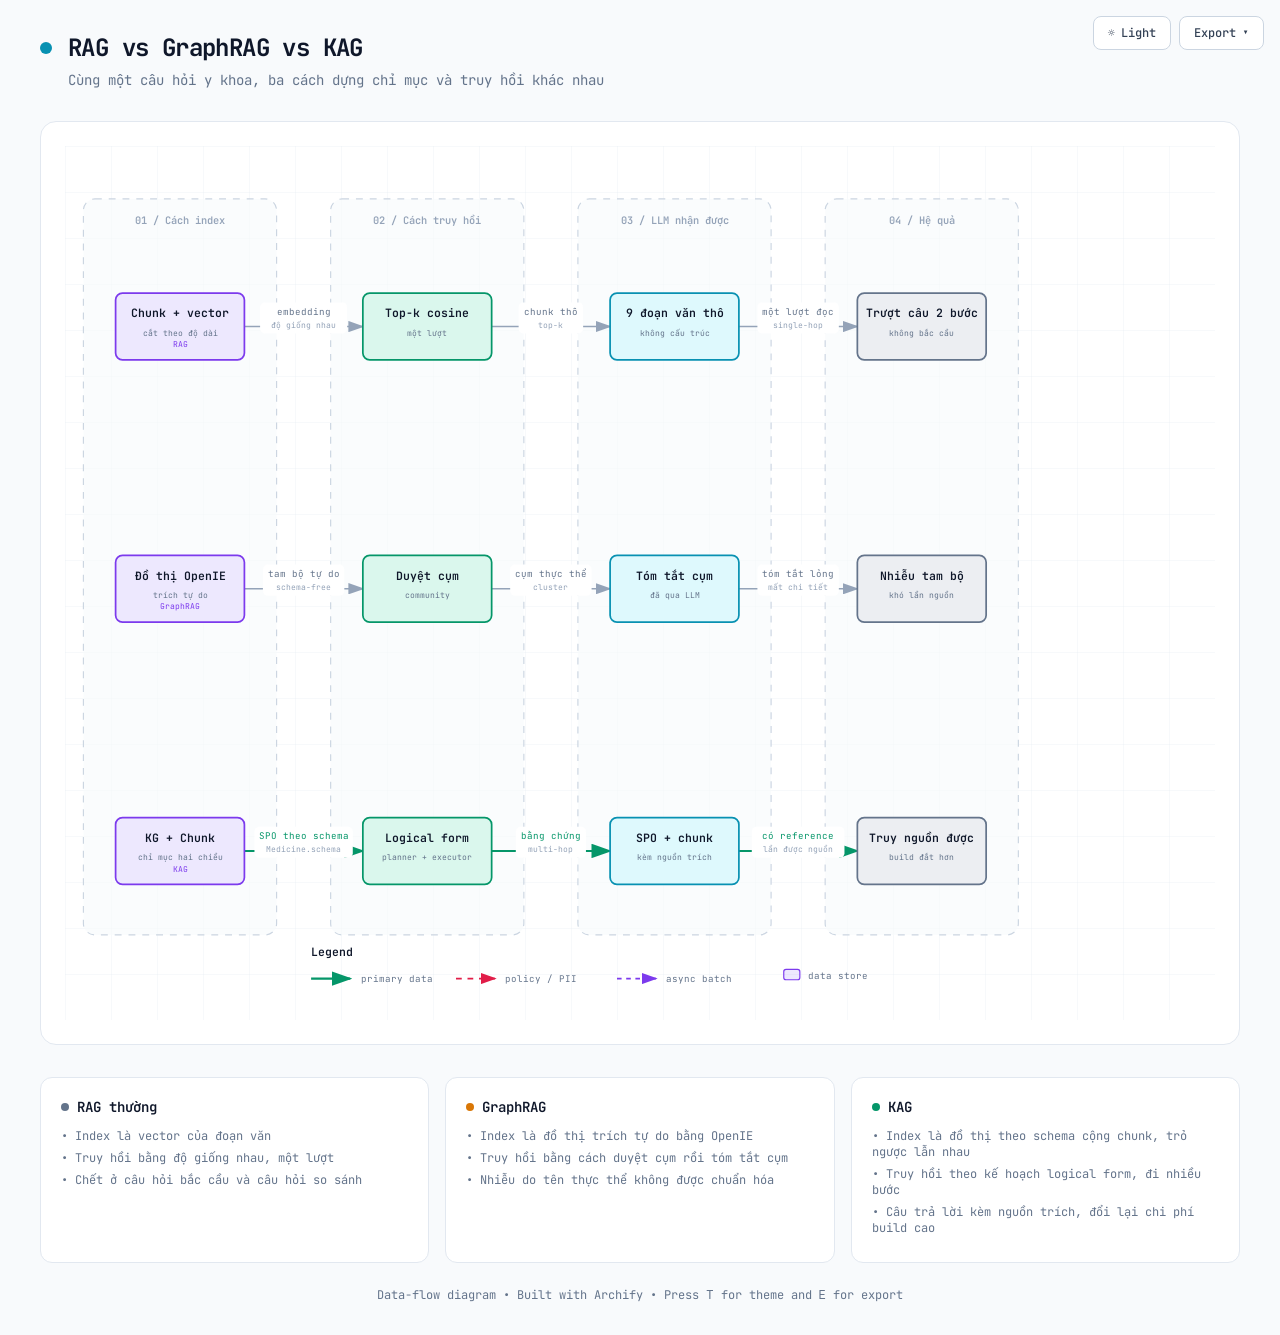
<file: sd1-rag-graphrag-kag.html>
<!DOCTYPE html>
<html lang="en" data-theme="dark">
<head>
  <meta charset="UTF-8">
  <meta name="viewport" content="width=device-width, initial-scale=1.0">
  <meta name="generator" content="archify 2.6.0">
  <title>RAG vs GraphRAG vs KAG Diagram</title>
  <script>
    // Resolve the theme before first paint so light-preference users don't
    // see a dark flash. The toolbar script below re-applies with UI state.
    (function () {
      try {
        var theme = null;
        try {
          var param = new URLSearchParams(window.location.search).get('theme');
          if (param === 'light' || param === 'dark') theme = param;
        } catch (_) {}
        if (!theme) {
          try { theme = localStorage.getItem('archify-theme'); } catch (_) {}
        }
        if (theme !== 'light' && theme !== 'dark') {
          theme = window.matchMedia('(prefers-color-scheme: light)').matches ? 'light' : 'dark';
        }
        document.documentElement.setAttribute('data-theme', theme);
      } catch (_) {}
    })();
  </script>
  <!-- Async font load: a blackholed network must not block first paint.
       The body font stack falls back to system monospace until it lands. -->
  <link rel="preconnect" href="https://fonts.gstatic.com" crossorigin>
  <link href="https://fonts.googleapis.com/css2?family=JetBrains+Mono:wght@400;500;600;700&display=swap"
        rel="stylesheet" media="print" onload="this.media='all'">
  <noscript>
    <link href="https://fonts.googleapis.com/css2?family=JetBrains+Mono:wght@400;500;600;700&display=swap" rel="stylesheet">
  </noscript>
  <style>
    /* ==========================================================
       THEME VARIABLES — switch by toggling [data-theme] on <html>
       ========================================================== */
    :root,
    [data-theme="dark"] {
      --bg: #020617;
      --grid: #1e293b;
      --text: #ffffff;
      --text-muted: #94a3b8;
      --text-dim: #475569;
      /* UI chrome (menu hints, footer) needs more contrast than SVG .t-dim accents */
      --text-faint: #7d8da1;

      --panel: rgba(15, 23, 42, 0.5);
      --panel-border: #1e293b;
      --lane-fill: rgba(15, 23, 42, 0.22);
      --lane-stroke: #334155;

      --arrow: #64748b;
      --arrow-emphasis: #34d399;

      /* Opaque mask color used behind semi-transparent component fills
         so the arrows drawn underneath are properly hidden. */
      --mask: #0f172a;

      --frontend-fill:    rgba(8, 51, 68, 0.4);
      --frontend-stroke:  #22d3ee;
      --backend-fill:     rgba(6, 78, 59, 0.4);
      --backend-stroke:   #34d399;
      --database-fill:    rgba(76, 29, 149, 0.4);
      --database-stroke:  #a78bfa;
      --cloud-fill:       rgba(120, 53, 15, 0.3);
      --cloud-stroke:     #fbbf24;
      --security-fill:    rgba(136, 19, 55, 0.4);
      --security-stroke:  #fb7185;
      --messagebus-fill:  rgba(251, 146, 60, 0.3);
      --messagebus-stroke:#fb923c;
      --external-fill:    rgba(30, 41, 59, 0.5);
      --external-stroke:  #94a3b8;

      --toolbar-bg:       rgba(15, 23, 42, 0.8);
      --toolbar-border:   #334155;
      --toolbar-text:     #e2e8f0;
      --toolbar-hover:    rgba(15, 23, 42, 0.95);
      --toolbar-menu-bg:  #0f172a;
    }

    [data-theme="light"] {
      --bg: #f8fafc;
      --grid: #e2e8f0;
      --text: #0f172a;
      --text-muted: #64748b;
      --text-dim: #94a3b8;
      --text-faint: #64748b;

      --panel: #ffffff;
      --panel-border: #e2e8f0;
      --lane-fill: rgba(248, 250, 252, 0.65);
      --lane-stroke: #cbd5e1;

      --arrow: #94a3b8;
      --arrow-emphasis: #059669;

      --mask: #ffffff;

      --frontend-fill:    rgba(34, 211, 238, 0.15);
      --frontend-stroke:  #0891b2;
      --backend-fill:     rgba(52, 211, 153, 0.18);
      --backend-stroke:   #059669;
      --database-fill:    rgba(167, 139, 250, 0.2);
      --database-stroke:  #7c3aed;
      --cloud-fill:       rgba(251, 191, 36, 0.18);
      --cloud-stroke:     #d97706;
      --security-fill:    rgba(251, 113, 133, 0.15);
      --security-stroke:  #e11d48;
      --messagebus-fill:  rgba(251, 146, 60, 0.15);
      --messagebus-stroke:#ea580c;
      --external-fill:    rgba(148, 163, 184, 0.18);
      --external-stroke:  #64748b;

      --toolbar-bg:       rgba(255, 255, 255, 0.92);
      --toolbar-border:   #cbd5e1;
      --toolbar-text:     #334155;
      --toolbar-hover:    #ffffff;
      --toolbar-menu-bg:  #ffffff;
    }

    * { margin: 0; padding: 0; box-sizing: border-box; }

    body {
      font-family: 'JetBrains Mono', ui-monospace, SFMono-Regular, Menlo, Consolas, 'DejaVu Sans Mono', 'Liberation Mono', 'Noto Sans Mono CJK SC', 'PingFang SC', 'Hiragino Sans GB', 'Microsoft YaHei', monospace;
      background: var(--bg);
      min-height: 100vh;
      padding: 2rem;
      color: var(--text);
      transition: background 0.2s ease, color 0.2s ease;
    }

    .container { max-width: 1200px; margin: 0 auto; }

    .header { margin-bottom: 2rem; }

    .header-row {
      display: flex;
      align-items: center;
      gap: 1rem;
      margin-bottom: 0.5rem;
    }

    .pulse-dot {
      width: 12px;
      height: 12px;
      background: var(--frontend-stroke);
      border-radius: 50%;
      animation: pulse 2s infinite;
    }

    @keyframes pulse {
      0%, 100% { opacity: 1; }
      50% { opacity: 0.5; }
    }

    h1 {
      font-size: 1.5rem;
      font-weight: 700;
      letter-spacing: -0.025em;
    }

    .subtitle {
      color: var(--text-muted);
      font-size: 0.875rem;
      margin-left: 1.75rem;
    }

    .diagram-container {
      background: var(--panel);
      border-radius: 1rem;
      border: 1px solid var(--panel-border);
      padding: 1.5rem;
      overflow-x: auto;
    }

    svg {
      width: 100%;
      min-width: min(900px, 100%);
      display: block;
    }

    .cards {
      display: grid;
      grid-template-columns: repeat(auto-fit, minmax(280px, 1fr));
      gap: 1rem;
      margin-top: 2rem;
    }

    .card {
      background: var(--panel);
      border-radius: 0.75rem;
      border: 1px solid var(--panel-border);
      padding: 1.25rem;
    }

    .card-header {
      display: flex;
      align-items: center;
      gap: 0.5rem;
      margin-bottom: 0.75rem;
    }

    .card-dot {
      width: 8px;
      height: 8px;
      border-radius: 50%;
    }

    .card-dot.cyan     { background: var(--frontend-stroke); }
    .card-dot.emerald  { background: var(--backend-stroke); }
    .card-dot.violet   { background: var(--database-stroke); }
    .card-dot.amber    { background: var(--cloud-stroke); }
    .card-dot.rose     { background: var(--security-stroke); }
    .card-dot.orange   { background: var(--messagebus-stroke); }
    .card-dot.slate    { background: var(--external-stroke); }

    .card h3 { font-size: 0.875rem; font-weight: 600; color: var(--text); }

    .card ul {
      list-style: none;
      color: var(--text-muted);
      font-size: 0.75rem;
    }

    .card li { margin-bottom: 0.375rem; }

    .footer {
      text-align: center;
      margin-top: 1.5rem;
      color: var(--text-faint);
      font-size: 0.75rem;
    }

    /* ==========================================================
       Print stylesheet — hide interactive controls, force light,
       drop the grid so the diagram doesn't waste ink, use landscape
       so wide diagrams fit, pack summary cards into 2 columns to
       avoid an orphan card on a trailing page.
       ========================================================== */
    @page { size: landscape; margin: 1.5cm; }

    @media print {
      /* Force the FULL light palette — including component fills/strokes and
         lane/arrow colors — so printing from dark theme doesn't put neon
         strokes and translucent dark fills on white paper. */
      :root, [data-theme="dark"], [data-theme="light"] {
        --bg: #ffffff;
        --grid: transparent;
        --panel: #ffffff;
        --panel-border: #e2e8f0;
        --text: #0f172a;
        --text-muted: #475569;
        --text-dim: #94a3b8;
        --text-faint: #64748b;
        --mask: #ffffff;
        --lane-fill: rgba(248, 250, 252, 0.65);
        --lane-stroke: #cbd5e1;
        --arrow: #94a3b8;
        --arrow-emphasis: #059669;
        --frontend-fill:    rgba(34, 211, 238, 0.15);
        --frontend-stroke:  #0891b2;
        --backend-fill:     rgba(52, 211, 153, 0.18);
        --backend-stroke:   #059669;
        --database-fill:    rgba(167, 139, 250, 0.2);
        --database-stroke:  #7c3aed;
        --cloud-fill:       rgba(251, 191, 36, 0.18);
        --cloud-stroke:     #d97706;
        --security-fill:    rgba(251, 113, 133, 0.15);
        --security-stroke:  #e11d48;
        --messagebus-fill:  rgba(251, 146, 60, 0.15);
        --messagebus-stroke:#ea580c;
        --external-fill:    rgba(148, 163, 184, 0.18);
        --external-stroke:  #64748b;
      }
      body { background: #ffffff !important; padding: 0; }
      .container { max-width: none; }
      .toolbar, .archify-toast, .no-print { display: none !important; }
      .diagram-container, .card { box-shadow: none; border-color: #e2e8f0; }
      .cards { grid-template-columns: 1fr 1fr; }
      /* Ensure elements break sensibly across pages */
      .card { break-inside: avoid; page-break-inside: avoid; }
      .diagram-container { break-inside: avoid; page-break-inside: avoid; }
      h1, .subtitle { color: #0f172a; }
    }

    /* ==========================================================
       TOOLBAR (theme toggle + export menu)
       ========================================================== */
    .toolbar {
      position: fixed;
      top: 1rem;
      right: 1rem;
      display: flex;
      gap: 0.5rem;
      z-index: 100;
    }
    .toolbar button {
      background: var(--toolbar-bg);
      color: var(--toolbar-text);
      border: 1px solid var(--toolbar-border);
      padding: 0.5rem 0.875rem;
      border-radius: 0.5rem;
      font-family: inherit;
      font-size: 0.75rem;
      font-weight: 500;
      cursor: pointer;
      backdrop-filter: blur(8px);
      transition: background 0.15s, border-color 0.15s;
      display: inline-flex;
      align-items: center;
      gap: 0.375rem;
    }
    .toolbar button:hover {
      background: var(--toolbar-hover);
      border-color: var(--arrow);
    }
    .toolbar button:focus-visible {
      outline: 2px solid var(--frontend-stroke);
      outline-offset: 2px;
    }
    .toolbar .export-wrap { position: relative; }
    .toolbar .export-menu {
      position: absolute;
      top: calc(100% + 0.375rem);
      right: 0;
      background: var(--toolbar-menu-bg);
      border: 1px solid var(--toolbar-border);
      border-radius: 0.5rem;
      padding: 0.375rem;
      min-width: 160px;
      display: none;
      flex-direction: column;
      box-shadow: 0 4px 20px rgba(0,0,0,0.25);
    }
    .toolbar .export-menu.open { display: flex; }
    .toolbar .export-menu button {
      background: transparent;
      border: 0;
      justify-content: space-between;
      width: 100%;
      text-align: left;
      padding: 0.5rem 0.75rem;
    }
    .toolbar .export-menu button:hover {
      background: var(--toolbar-hover);
    }
    .toolbar .export-menu .hint {
      color: var(--text-faint);
      font-size: 0.625rem;
    }
    .toolbar .export-menu hr {
      border: 0;
      border-top: 1px solid var(--toolbar-border);
      margin: 0.25rem 0.375rem;
      opacity: 0.5;
    }

    /* Toast — brief feedback for actions like "copied" */
    .archify-toast {
      position: fixed;
      top: 1rem;
      left: 50%;
      transform: translateX(-50%) translateY(-8px);
      background: var(--toolbar-menu-bg);
      color: var(--text);
      border: 1px solid var(--toolbar-border);
      padding: 0.5rem 1rem;
      border-radius: 0.5rem;
      font-family: inherit;
      font-size: 0.75rem;
      opacity: 0;
      transition: opacity 0.2s, transform 0.2s;
      z-index: 200;
      pointer-events: none;
      box-shadow: 0 4px 20px rgba(0,0,0,0.25);
    }
    .archify-toast.show {
      opacity: 1;
      transform: translateX(-50%) translateY(0);
    }

    @media (max-width: 720px) {
      body { padding: 1rem; }
      .toolbar {
        position: static;
        justify-content: flex-end;
        margin-bottom: 1rem;
      }
      .header { margin-bottom: 1.25rem; }
      .header-row {
        gap: 0.75rem;
        align-items: flex-start;
      }
      h1 {
        font-size: 1.25rem;
        line-height: 1.25;
      }
      .subtitle {
        margin-left: 0;
        font-size: 0.8125rem;
        line-height: 1.55;
      }
      .diagram-container {
        padding: 0.75rem;
        border-radius: 0.75rem;
      }
      .cards {
        grid-template-columns: 1fr;
        margin-top: 1rem;
      }
    }

    /* ==========================================================
       SVG SEMANTIC CLASSES — use these instead of inline fill/stroke
       ========================================================== */
    .c-grid       { stroke: var(--grid); fill: none; }
    .c-mask       { fill: var(--mask); stroke: none; }

    .c-frontend   { fill: var(--frontend-fill);   stroke: var(--frontend-stroke); }
    .c-backend    { fill: var(--backend-fill);    stroke: var(--backend-stroke); }
    .c-database   { fill: var(--database-fill);   stroke: var(--database-stroke); }
    .c-cloud      { fill: var(--cloud-fill);      stroke: var(--cloud-stroke); }
    .c-security   { fill: var(--security-fill);   stroke: var(--security-stroke); }
    .c-messagebus { fill: var(--messagebus-fill); stroke: var(--messagebus-stroke); }
    .c-external   { fill: var(--external-fill);   stroke: var(--external-stroke); }

    /* Text helpers */
    .t-primary { fill: var(--text); }
    .t-muted   { fill: var(--text-muted); }
    .t-dim     { fill: var(--text-dim); }
    .t-frontend   { fill: var(--frontend-stroke); }
    .t-backend    { fill: var(--backend-stroke); }
    .t-database   { fill: var(--database-stroke); }
    .t-cloud      { fill: var(--cloud-stroke); }
    .t-security   { fill: var(--security-stroke); }
    .t-messagebus { fill: var(--messagebus-stroke); }
    .t-external   { fill: var(--external-stroke); }

    /* Arrows */
    .a-default   { stroke: var(--arrow); fill: none; }
    .a-emphasis  { stroke: var(--arrow-emphasis); fill: none; }
    .a-security  { stroke: var(--security-stroke); fill: none; stroke-dasharray: 5,5; }
    .a-dashed    { stroke: var(--database-stroke); fill: none; stroke-dasharray: 4,4; }

    /* Arrowhead markers reference these */
    .m-default   { fill: var(--arrow); }
    .m-emphasis  { fill: var(--arrow-emphasis); }
    .m-security  { fill: var(--security-stroke); }
    .m-dashed    { fill: var(--database-stroke); }

    /* Dashed boundary variants */
    .c-security-group { fill: transparent; stroke: var(--security-stroke); stroke-dasharray: 4,4; }
    .c-region         { fill: rgba(251, 191, 36, 0.05); stroke: var(--cloud-stroke); stroke-dasharray: 8,4; }
    .c-lane           { fill: var(--lane-fill); stroke: var(--lane-stroke); stroke-dasharray: 6,6; }
  </style>
</head>
<body>
  <!-- Toolbar: theme toggle + export menu (present on every generated diagram)
       Keyboard: T toggles theme, E opens export menu (when no input focused) -->
  <div class="toolbar" role="toolbar" aria-label="Diagram actions">
    <button id="btn-theme" type="button"
            title="Toggle theme (T)"
            aria-label="Toggle color theme"
            aria-pressed="false">
      <span id="theme-icon" aria-hidden="true">&#9790;</span>
      <span id="theme-label">Dark</span>
    </button>
    <div class="export-wrap">
      <button id="btn-export" type="button"
              title="Export diagram (E)"
              aria-label="Export diagram"
              aria-haspopup="menu"
              aria-expanded="false"
              aria-controls="export-menu">
        Export <span aria-hidden="true">&#9662;</span>
      </button>
      <div class="export-menu" id="export-menu" role="menu" aria-label="Export">
        <button data-action="copy"  type="button" role="menuitem" tabindex="-1">Copy to clipboard <span class="hint">PNG</span></button>
        <hr role="separator">
        <button data-format="png"   type="button" role="menuitem" tabindex="-1">Download PNG</button>
        <button data-format="jpeg"  type="button" role="menuitem" tabindex="-1">Download JPEG</button>
        <button data-format="webp"  type="button" role="menuitem" tabindex="-1">Download WebP</button>
        <hr role="separator">
        <button data-format="svg"   type="button" role="menuitem" tabindex="-1">Download SVG <span class="hint">vector</span></button>
      </div>
    </div>
  </div>

  <div class="container">
    <!-- Header -->
    <div class="header">
      <div class="header-row">
        <div class="pulse-dot"></div>
        <h1>RAG vs GraphRAG vs KAG</h1>
      </div>
      <p class="subtitle">Cùng một câu hỏi y khoa, ba cách dựng chỉ mục và truy hồi khác nhau</p>
    </div>

    <!-- Main Diagram -->
    <div class="diagram-container">
      <svg viewBox="0 0 1000 760" role="img" aria-label="RAG vs GraphRAG vs KAG — Cùng một câu hỏi y khoa, ba cách dựng chỉ mục và truy hồi khác nhau (data-flow diagram)">
        <!-- Definitions -->
        <defs>
          <marker id="arrowhead" markerWidth="10" markerHeight="7" refX="9" refY="3.5" orient="auto">
            <polygon points="0 0, 10 3.5, 0 7" class="m-default" />
          </marker>
          <marker id="arrowhead-emphasis" markerWidth="10" markerHeight="7" refX="9" refY="3.5" orient="auto">
            <polygon points="0 0, 10 3.5, 0 7" class="m-emphasis" />
          </marker>
          <marker id="arrowhead-security" markerWidth="10" markerHeight="7" refX="9" refY="3.5" orient="auto">
            <polygon points="0 0, 10 3.5, 0 7" class="m-security" />
          </marker>
          <marker id="arrowhead-dashed" markerWidth="10" markerHeight="7" refX="9" refY="3.5" orient="auto">
            <polygon points="0 0, 10 3.5, 0 7" class="m-dashed" />
          </marker>
          <pattern id="grid" width="40" height="40" patternUnits="userSpaceOnUse">
            <path d="M 40 0 L 0 0 0 40" class="c-grid" stroke-width="0.5"/>
          </pattern>
        </defs>

        <!-- Background Grid -->
        <rect width="100%" height="100%" fill="url(#grid)" />

        <!-- Data Stages -->
        <rect x="16" y="46" width="168" height="640" rx="10" class="c-lane" stroke-width="1"/>
        <text x="100" y="68" class="t-dim" font-size="9" font-weight="600" text-anchor="middle">01 / Cách index</text>

        <rect x="231" y="46" width="168" height="640" rx="10" class="c-lane" stroke-width="1"/>
        <text x="315" y="68" class="t-dim" font-size="9" font-weight="600" text-anchor="middle">02 / Cách truy hồi</text>

        <rect x="446" y="46" width="168" height="640" rx="10" class="c-lane" stroke-width="1"/>
        <text x="530" y="68" class="t-dim" font-size="9" font-weight="600" text-anchor="middle">03 / LLM nhận được</text>

        <rect x="661" y="46" width="168" height="640" rx="10" class="c-lane" stroke-width="1"/>
        <text x="745" y="68" class="t-dim" font-size="9" font-weight="600" text-anchor="middle">04 / Hệ quả</text>

        <!-- Flow paths -->
        <path d="M 156 157 L 259 157" class="a-default" stroke-width="1.4" marker-end="url(#arrowhead)"/>
        <path d="M 371 157 L 474 157" class="a-default" stroke-width="1.4" marker-end="url(#arrowhead)"/>
        <path d="M 586 157 L 689 157" class="a-default" stroke-width="1.4" marker-end="url(#arrowhead)"/>
        <path d="M 156 385 L 259 385" class="a-default" stroke-width="1.4" marker-end="url(#arrowhead)"/>
        <path d="M 371 385 L 474 385" class="a-default" stroke-width="1.4" marker-end="url(#arrowhead)"/>
        <path d="M 586 385 L 689 385" class="a-default" stroke-width="1.4" marker-end="url(#arrowhead)"/>
        <path d="M 156 613 L 259 613" class="a-emphasis" stroke-width="1.8" marker-end="url(#arrowhead-emphasis)"/>
        <path d="M 371 613 L 474 613" class="a-emphasis" stroke-width="1.8" marker-end="url(#arrowhead-emphasis)"/>
        <path d="M 586 613 L 689 613" class="a-emphasis" stroke-width="1.8" marker-end="url(#arrowhead-emphasis)"/>

        <!-- Nodes -->
        <rect x="44" y="128" width="112" height="58" rx="6" class="c-mask"/>
        <rect x="44" y="128" width="112" height="58" rx="6" class="c-database" stroke-width="1.5"/>
        <text x="100" y="149" class="t-primary" font-size="10" font-weight="600" text-anchor="middle">Chunk + vector</text>
        <text x="100" y="165" class="t-muted" font-size="7" text-anchor="middle">cắt theo độ dài</text>
        <text x="100" y="175" class="t-database" font-size="7" text-anchor="middle">RAG</text>

        <rect x="259" y="128" width="112" height="58" rx="6" class="c-mask"/>
        <rect x="259" y="128" width="112" height="58" rx="6" class="c-backend" stroke-width="1.5"/>
        <text x="315" y="149" class="t-primary" font-size="10" font-weight="600" text-anchor="middle">Top-k cosine</text>
        <text x="315" y="165" class="t-muted" font-size="7" text-anchor="middle">một lượt</text>

        <rect x="474" y="128" width="112" height="58" rx="6" class="c-mask"/>
        <rect x="474" y="128" width="112" height="58" rx="6" class="c-frontend" stroke-width="1.5"/>
        <text x="530" y="149" class="t-primary" font-size="10" font-weight="600" text-anchor="middle">9 đoạn văn thô</text>
        <text x="530" y="165" class="t-muted" font-size="7" text-anchor="middle">không cấu trúc</text>

        <rect x="689" y="128" width="112" height="58" rx="6" class="c-mask"/>
        <rect x="689" y="128" width="112" height="58" rx="6" class="c-external" stroke-width="1.5"/>
        <text x="745" y="149" class="t-primary" font-size="10" font-weight="600" text-anchor="middle">Trượt câu 2 bước</text>
        <text x="745" y="165" class="t-muted" font-size="7" text-anchor="middle">không bắc cầu</text>

        <rect x="44" y="356" width="112" height="58" rx="6" class="c-mask"/>
        <rect x="44" y="356" width="112" height="58" rx="6" class="c-database" stroke-width="1.5"/>
        <text x="100" y="377" class="t-primary" font-size="10" font-weight="600" text-anchor="middle">Đồ thị OpenIE</text>
        <text x="100" y="393" class="t-muted" font-size="7" text-anchor="middle">trích tự do</text>
        <text x="100" y="403" class="t-database" font-size="7" text-anchor="middle">GraphRAG</text>

        <rect x="259" y="356" width="112" height="58" rx="6" class="c-mask"/>
        <rect x="259" y="356" width="112" height="58" rx="6" class="c-backend" stroke-width="1.5"/>
        <text x="315" y="377" class="t-primary" font-size="10" font-weight="600" text-anchor="middle">Duyệt cụm</text>
        <text x="315" y="393" class="t-muted" font-size="7" text-anchor="middle">community</text>

        <rect x="474" y="356" width="112" height="58" rx="6" class="c-mask"/>
        <rect x="474" y="356" width="112" height="58" rx="6" class="c-frontend" stroke-width="1.5"/>
        <text x="530" y="377" class="t-primary" font-size="10" font-weight="600" text-anchor="middle">Tóm tắt cụm</text>
        <text x="530" y="393" class="t-muted" font-size="7" text-anchor="middle">đã qua LLM</text>

        <rect x="689" y="356" width="112" height="58" rx="6" class="c-mask"/>
        <rect x="689" y="356" width="112" height="58" rx="6" class="c-external" stroke-width="1.5"/>
        <text x="745" y="377" class="t-primary" font-size="10" font-weight="600" text-anchor="middle">Nhiễu tam bộ</text>
        <text x="745" y="393" class="t-muted" font-size="7" text-anchor="middle">khó lần nguồn</text>

        <rect x="44" y="584" width="112" height="58" rx="6" class="c-mask"/>
        <rect x="44" y="584" width="112" height="58" rx="6" class="c-database" stroke-width="1.5"/>
        <text x="100" y="605" class="t-primary" font-size="10" font-weight="600" text-anchor="middle">KG + Chunk</text>
        <text x="100" y="621" class="t-muted" font-size="7" text-anchor="middle">chỉ mục hai chiều</text>
        <text x="100" y="631" class="t-database" font-size="7" text-anchor="middle">KAG</text>

        <rect x="259" y="584" width="112" height="58" rx="6" class="c-mask"/>
        <rect x="259" y="584" width="112" height="58" rx="6" class="c-backend" stroke-width="1.5"/>
        <text x="315" y="605" class="t-primary" font-size="10" font-weight="600" text-anchor="middle">Logical form</text>
        <text x="315" y="621" class="t-muted" font-size="7" text-anchor="middle">planner + executor</text>

        <rect x="474" y="584" width="112" height="58" rx="6" class="c-mask"/>
        <rect x="474" y="584" width="112" height="58" rx="6" class="c-frontend" stroke-width="1.5"/>
        <text x="530" y="605" class="t-primary" font-size="10" font-weight="600" text-anchor="middle">SPO + chunk</text>
        <text x="530" y="621" class="t-muted" font-size="7" text-anchor="middle">kèm nguồn trích</text>

        <rect x="689" y="584" width="112" height="58" rx="6" class="c-mask"/>
        <rect x="689" y="584" width="112" height="58" rx="6" class="c-external" stroke-width="1.5"/>
        <text x="745" y="605" class="t-primary" font-size="10" font-weight="600" text-anchor="middle">Truy nguồn được</text>
        <text x="745" y="621" class="t-muted" font-size="7" text-anchor="middle">build đắt hơn</text>

        <!-- Flow labels -->
        <rect x="169.65" y="136" width="75.7" height="27" rx="4" class="c-mask"/>
        <text x="207.5" y="147" class="t-muted" font-size="8" text-anchor="middle">embedding</text>
        <text x="207.5" y="158" class="t-dim" font-size="7" text-anchor="middle">độ giống nhau</text>
        <rect x="394.45" y="136" width="56.1" height="27" rx="4" class="c-mask"/>
        <text x="422.5" y="147" class="t-muted" font-size="8" text-anchor="middle">chunk thô</text>
        <text x="422.5" y="158" class="t-dim" font-size="7" text-anchor="middle">top-k</text>
        <rect x="602.1" y="136" width="70.80000000000001" height="27" rx="4" class="c-mask"/>
        <text x="637.5" y="147" class="t-muted" font-size="8" text-anchor="middle">một lượt đọc</text>
        <text x="637.5" y="158" class="t-dim" font-size="7" text-anchor="middle">single-hop</text>
        <rect x="172.1" y="364" width="70.80000000000001" height="27" rx="4" class="c-mask"/>
        <text x="207.5" y="375" class="t-muted" font-size="8" text-anchor="middle">tam bộ tự do</text>
        <text x="207.5" y="386" class="t-dim" font-size="7" text-anchor="middle">schema-free</text>
        <rect x="387.1" y="364" width="70.80000000000001" height="27" rx="4" class="c-mask"/>
        <text x="422.5" y="375" class="t-muted" font-size="8" text-anchor="middle">cụm thực thể</text>
        <text x="422.5" y="386" class="t-dim" font-size="7" text-anchor="middle">cluster</text>
        <rect x="602.1" y="364" width="70.80000000000001" height="27" rx="4" class="c-mask"/>
        <text x="637.5" y="375" class="t-muted" font-size="8" text-anchor="middle">tóm tắt lỏng</text>
        <text x="637.5" y="386" class="t-dim" font-size="7" text-anchor="middle">mất chi tiết</text>
        <rect x="164.75" y="592" width="85.5" height="27" rx="4" class="c-mask"/>
        <text x="207.5" y="603" class="t-backend" font-size="8" text-anchor="middle">SPO theo schema</text>
        <text x="207.5" y="614" class="t-dim" font-size="7" text-anchor="middle">Medicine.schema</text>
        <rect x="392" y="592" width="61" height="27" rx="4" class="c-mask"/>
        <text x="422.5" y="603" class="t-backend" font-size="8" text-anchor="middle">bằng chứng</text>
        <text x="422.5" y="614" class="t-dim" font-size="7" text-anchor="middle">multi-hop</text>
        <rect x="597.2" y="592" width="80.60000000000001" height="27" rx="4" class="c-mask"/>
        <text x="637.5" y="603" class="t-backend" font-size="8" text-anchor="middle">có reference</text>
        <text x="637.5" y="614" class="t-dim" font-size="7" text-anchor="middle">lần được nguồn</text>

        <!-- Legend -->
        <text x="214" y="704" class="t-primary" font-size="10" font-weight="600">Legend</text>
        <path d="M 214 724 L 248 724" class="a-emphasis" stroke-width="1.8" marker-end="url(#arrowhead-emphasis)"/>
        <text x="257" y="727" class="t-muted" font-size="8">primary data</text>
        <path d="M 340 724 L 374 724" class="a-security" stroke-width="1.4" marker-end="url(#arrowhead-security)"/>
        <text x="383" y="727" class="t-muted" font-size="8">policy / PII</text>
        <path d="M 480 724 L 514 724" class="a-dashed" stroke-width="1.4" marker-end="url(#arrowhead-dashed)"/>
        <text x="523" y="727" class="t-muted" font-size="8">async batch</text>
        <rect x="625" y="716" width="14" height="9" rx="2" class="c-database" stroke-width="1"/>
        <text x="646" y="724" class="t-muted" font-size="8">data store</text>
      </svg>
    </div>

    <!-- Info Cards -->
    <div class="cards">
      <div class="card">
        <div class="card-header">
          <div class="card-dot slate"></div>
          <h3>RAG thường</h3>
        </div>
        <ul>
          <li>&bull; Index là vector của đoạn văn</li>
          <li>&bull; Truy hồi bằng độ giống nhau, một lượt</li>
          <li>&bull; Chết ở câu hỏi bắc cầu và câu hỏi so sánh</li>
        </ul>
      </div>

      <div class="card">
        <div class="card-header">
          <div class="card-dot amber"></div>
          <h3>GraphRAG</h3>
        </div>
        <ul>
          <li>&bull; Index là đồ thị trích tự do bằng OpenIE</li>
          <li>&bull; Truy hồi bằng cách duyệt cụm rồi tóm tắt cụm</li>
          <li>&bull; Nhiễu do tên thực thể không được chuẩn hóa</li>
        </ul>
      </div>

      <div class="card">
        <div class="card-header">
          <div class="card-dot emerald"></div>
          <h3>KAG</h3>
        </div>
        <ul>
          <li>&bull; Index là đồ thị theo schema cộng chunk, trỏ ngược lẫn nhau</li>
          <li>&bull; Truy hồi theo kế hoạch logical form, đi nhiều bước</li>
          <li>&bull; Câu trả lời kèm nguồn trích, đổi lại chi phí build cao</li>
        </ul>
      </div>
    </div>

    <!-- Footer -->
    <p class="footer">
      Data-flow diagram &bull; Built with Archify<span class="no-print"> &bull; Press <kbd>T</kbd> for theme and <kbd>E</kbd> for export</span>
    </p>
  </div>

  <script>
    /* ============================================================
       Theme toggle — persists to localStorage, respects system pref
       ============================================================ */
    var Archify = {};

    Archify.theme = (function () {
      var STORAGE_KEY = 'archify-theme';
      var html = document.documentElement;
      var btn = document.getElementById('btn-theme');
      var icon = document.getElementById('theme-icon');
      var label = document.getElementById('theme-label');

      // localStorage can throw (blocked cookies, sandboxed iframes); the whole
      // script element dies on an uncaught error, so guard every access.
      function readStored() {
        try { return localStorage.getItem(STORAGE_KEY); } catch (_) { return null; }
      }
      function writeStored(value) {
        try { localStorage.setItem(STORAGE_KEY, value); } catch (_) {}
      }
      function urlOverride() {
        // URL param wins (useful for deterministic screenshots / share links)
        try {
          var param = new URLSearchParams(window.location.search).get('theme');
          if (param === 'light' || param === 'dark') return param;
        } catch (_) {}
        return null;
      }

      function resolveInitial() {
        var fromUrl = urlOverride();
        if (fromUrl) return fromUrl;
        var saved = readStored();
        if (saved === 'light' || saved === 'dark') return saved;
        return window.matchMedia('(prefers-color-scheme: light)').matches ? 'light' : 'dark';
      }

      function apply(theme) {
        html.setAttribute('data-theme', theme);
        icon.textContent = theme === 'dark' ? '\u263E' : '\u263C';
        label.textContent = theme === 'dark' ? 'Dark' : 'Light';
        btn.setAttribute('aria-pressed', theme === 'light' ? 'true' : 'false');
      }

      function toggle() {
        var next = html.getAttribute('data-theme') === 'dark' ? 'light' : 'dark';
        apply(next);
        writeStored(next);
      }

      apply(resolveInitial());
      btn.addEventListener('click', toggle);

      // Follow live OS theme changes while the user has no explicit preference.
      try {
        var media = window.matchMedia('(prefers-color-scheme: light)');
        var onChange = function (e) {
          var saved = readStored();
          if (urlOverride() || saved === 'light' || saved === 'dark') return;
          apply(e.matches ? 'light' : 'dark');
        };
        if (media.addEventListener) media.addEventListener('change', onChange);
        else if (media.addListener) media.addListener(onChange);
      } catch (_) {}

      return { toggle: toggle };
    })();

    /* ============================================================
       Export — PNG / JPEG / WebP / SVG (download) and Copy PNG (clipboard)

       Raster exports are always rendered at 4x source resolution for
       maximum sharpness. The trick: we set the serialized SVG's
       `width`/`height` to viewBox * 4 so the browser rasterizes the
       vectors at that resolution natively. drawImage then draws at
       the image's natural size (no upscaling = no blur).

       JPEG/WebP paint the current theme's background explicitly since
       those formats have no alpha channel.
       ============================================================ */
    (function () {
      var RASTER_SCALE = 4;

      function diagramFilename() {
        var title = (document.title || 'diagram')
          .replace(/\s+Architecture(\s+Diagram)?$/i, '')
          .replace(/\s+Diagram$/i, '')
          .trim();
        return title.replace(/[^a-z0-9_\-]+/gi, '-')
                    .toLowerCase()
                    .replace(/^-+|-+$/g, '') || 'diagram';
      }

      function currentBg() {
        return getComputedStyle(document.body).backgroundColor || '#ffffff';
      }

      /**
       * Serialize the main SVG into a standalone document.
       *
       * Two modes:
       * - Default (opts.autoTheme=false) — locks the serialized SVG to the
       *   viewer's current theme. Used by the raster pipeline
       *   (PNG/JPEG/WebP/clipboard) because canvas rasterization needs
       *   deterministic colors; a raster cannot react to
       *   prefers-color-scheme after encoding.
       * - autoTheme=true — emits BOTH dark and light variable sets plus a
       *   `@media (prefers-color-scheme)` rule so the resulting SVG
       *   self-themes when embedded in GitHub READMEs or other hosts that
       *   expose a color scheme. Used for "Download SVG".
       */
      function serializeSvg(scale, opts) {
        // scale: integer multiplier for intrinsic SVG pixel dimensions used by
        // the raster path. Defaults to 1 (natural size) for SVG download.
        scale = scale || 1;
        opts = opts || {};
        var autoTheme = opts.autoTheme === true;

        var svg = document.querySelector('.diagram-container svg');
        var clone = svg.cloneNode(true);

        var vb = svg.viewBox.baseVal;
        // Scale width/height so the browser rasterizes the vectors at target
        // resolution directly. viewBox stays unchanged so coordinates don't
        // shift. This is the key to sharp rasters — do NOT scale later via
        // canvas upscaling.
        clone.setAttribute('width', vb.width * scale);
        clone.setAttribute('height', vb.height * scale);
        clone.setAttribute('xmlns', 'http://www.w3.org/2000/svg');

        // Only the SVG-relevant rules: semantic classes, markers, and the
        // theme variable blocks. Toolbar/cards/print CSS can never apply
        // inside a standalone SVG and would only bloat the export.
        var hostStyle = (function () {
          var out = [];
          Array.prototype.forEach.call(document.styleSheets, function (sheet) {
            var rules;
            try { rules = sheet.cssRules; } catch (_) { return; } // cross-origin
            if (!rules) return;
            Array.prototype.forEach.call(rules, function (rule) {
              if (rule.type !== 1) return; // plain style rules only
              var sel = rule.selectorText || '';
              if (/(^|,)\s*(svg|:root|\[data-theme|\.c-|\.t-|\.a-|\.m-)/.test(sel)) {
                out.push(rule.cssText);
              }
            });
          });
          return out.join('\n');
        })();

        // Derive the variable list from the stylesheet so newly added theme
        // variables can never be missed by the export pipeline again
        // (--lane-fill/--lane-stroke once were).
        var varNames = (function () {
          var seen = {};
          var names = [];
          (hostStyle.match(/--[a-zA-Z0-9-]+(?=\s*:)/g) || []).forEach(function (n) {
            if (!seen[n]) { seen[n] = true; names.push(n); }
          });
          return names;
        })();

        // Resolve the full variable set for a given data-theme via an
        // off-DOM probe, independent of what the viewer is currently set to.
        function resolveVars(themeAttr) {
          var probe = document.createElement('div');
          probe.setAttribute('data-theme', themeAttr);
          probe.style.cssText = 'position:absolute;width:0;height:0;visibility:hidden;';
          document.body.appendChild(probe);
          try {
            var c = getComputedStyle(probe);
            return varNames.map(function (n) {
              return n + ': ' + c.getPropertyValue(n).trim() + ';';
            }).join(' ');
          } finally {
            document.body.removeChild(probe);
          }
        }

        // Prepend a local()-only @font-face block for each weight so that the
        // sandboxed image-rendering context used during PNG/JPEG/WebP export
        // can find JetBrains Mono if the user has it installed locally, and
        // falls through cleanly to the monospace stack otherwise. The usual
        // Google-Fonts <link> in the host document is unreachable from the
        // serialized SVG, so url()-sourced faces would just hang.
        var fontFallback = [400, 500, 600, 700].map(function (w) {
          return "@font-face { font-family: 'JetBrains Mono'; font-weight: " + w +
                 "; src: local('JetBrains Mono'), local('JetBrainsMono-Regular'); }";
        }).join('\n');

        var style = document.createElementNS('http://www.w3.org/2000/svg', 'style');
        var bgRect = document.createElementNS('http://www.w3.org/2000/svg', 'rect');
        bgRect.setAttribute('width', '100%');
        bgRect.setAttribute('height', '100%');

        if (autoTheme) {
          // Dual-theme SVG. Dark is the default (so hosts without
          // prefers-color-scheme still render), light swaps in via media
          // query, and svg[data-theme="..."] still lets downstream
          // consumers force a specific theme.
          var darkVars = resolveVars('dark');
          var lightVars = resolveVars('light');

          style.textContent =
            fontFallback + "\n" +
            "svg { font-family: 'JetBrains Mono', ui-monospace, SFMono-Regular, Menlo, Consolas, 'DejaVu Sans Mono', 'Liberation Mono', 'Noto Sans Mono CJK SC', 'PingFang SC', 'Hiragino Sans GB', 'Microsoft YaHei', monospace; }\n" +
            hostStyle + "\n" +
            ":root, svg { " + darkVars + " }\n" +
            "@media (prefers-color-scheme: light) { :root, svg { " + lightVars + " } }\n" +
            "svg[data-theme=\"light\"] { " + lightVars + " }\n" +
            "svg[data-theme=\"dark\"] { " + darkVars + " }\n" +
            "rect.c-bg-rect { fill: var(--bg); }\n";

          // Don't lock the serialized SVG to the viewer's current theme.
          clone.removeAttribute('data-theme');
          // Background follows the CSS variable, not a fixed color, so it
          // swaps with the media query.
          bgRect.setAttribute('class', 'c-bg-rect');
        } else {
          // Raster path: lock to the viewer's current theme.
          var theme = document.documentElement.getAttribute('data-theme') || 'dark';
          var themeHost = document.querySelector('[data-theme="' + theme + '"]') || document.documentElement;
          var computed = getComputedStyle(themeHost);
          var vars = varNames.map(function (n) {
            return n + ': ' + computed.getPropertyValue(n).trim() + ';';
          }).join(' ');

          // IMPORTANT: inject the resolved variables AFTER hostStyle,
          // otherwise hostStyle's ":root, [data-theme=\"dark\"] { ... }" rule
          // overrides our chosen theme via later-in-cascade equal-specificity.
          // Keep this order.
          style.textContent =
            fontFallback + "\n" +
            "svg { font-family: 'JetBrains Mono', ui-monospace, SFMono-Regular, Menlo, Consolas, 'DejaVu Sans Mono', 'Liberation Mono', 'Noto Sans Mono CJK SC', 'PingFang SC', 'Hiragino Sans GB', 'Microsoft YaHei', monospace; }\n" +
            hostStyle + "\n" +
            ":root, svg { " + vars + " }\n";

          bgRect.setAttribute('fill', computed.getPropertyValue('--bg').trim() || '#ffffff');
        }

        clone.insertBefore(style, clone.firstChild);
        clone.insertBefore(bgRect, style.nextSibling);

        return {
          svgString: new XMLSerializer().serializeToString(clone),
          width: vb.width * scale,
          height: vb.height * scale
        };
      }

      function download(blob, filename) {
        var url = URL.createObjectURL(blob);
        var a = document.createElement('a');
        a.href = url;
        a.download = filename;
        document.body.appendChild(a);
        a.click();
        a.remove();
        setTimeout(function () { URL.revokeObjectURL(url); }, 1000);
      }

      // Conservative upper bound on total canvas pixels. Older Safari on iOS
      // silently produces a blank canvas above ~16 Mpx; Chrome / Firefox /
      // desktop Safari are far higher but start failing on memory-constrained
      // devices. We pick the largest integer scale in {4,3,2,1} whose target
      // pixel count fits under this cap.
      var MAX_CANVAS_PIXELS = 16 * 1024 * 1024;

      function pickSafeScale(vbW, vbH) {
        for (var s = RASTER_SCALE; s >= 1; s--) {
          if (vbW * s * vbH * s <= MAX_CANVAS_PIXELS) return s;
        }
        return 1;
      }

      function rasterize(format) {
        // Serialize at a safe scale (RASTER_SCALE=4 by default, reduced if the
        // resulting canvas would exceed MAX_CANVAS_PIXELS). The SVG itself is
        // rasterized at target resolution natively; drawImage draws at natural
        // size — no upsampling blur.
        var svg = document.querySelector('.diagram-container svg');
        var vb = svg.viewBox.baseVal;
        var scale = pickSafeScale(vb.width, vb.height);
        var data = serializeSvg(scale);
        var svgBlob = new Blob([data.svgString], { type: 'image/svg+xml;charset=utf-8' });
        var svgUrl = URL.createObjectURL(svgBlob);

        return new Promise(function (resolve, reject) {
          var img = new Image();
          img.onload = function () {
            var canvas = document.createElement('canvas');
            canvas.width = data.width;
            canvas.height = data.height;
            var ctx = canvas.getContext('2d');
            if (format === 'jpeg') {
              ctx.fillStyle = currentBg();
              ctx.fillRect(0, 0, canvas.width, canvas.height);
            }
            // Draw at natural size — SVG was already rasterized at target res.
            ctx.drawImage(img, 0, 0);
            URL.revokeObjectURL(svgUrl);
            var mime = format === 'jpeg' ? 'image/jpeg' :
                       format === 'webp' ? 'image/webp' : 'image/png';
            var quality = format === 'png' ? undefined : 0.95;
            canvas.toBlob(function (blob) {
              if (!blob) reject(new Error('toBlob returned null for ' + format));
              else resolve(blob);
            }, mime, quality);
          };
          img.onerror = function (e) {
            URL.revokeObjectURL(svgUrl);
            reject(e);
          };
          img.src = svgUrl;
        });
      }

      var menu = document.getElementById('export-menu');
      var btn = document.getElementById('btn-export');
      var items = function () {
        return Array.prototype.slice.call(menu.querySelectorAll('button[role="menuitem"]'));
      };

      // ---- Clipboard support ----------------------------------------------
      function canCopyImage() {
        return typeof ClipboardItem !== 'undefined' &&
               navigator.clipboard &&
               typeof navigator.clipboard.write === 'function';
      }

      // ---- Raster format detection ----------------------------------------
      // canvas.toBlob('image/webp') silently returns a PNG on browsers without
      // WebP encoding (older Safari), so detect explicitly.
      function supports(format) {
        if (format === 'svg' || format === 'png') return true;
        var mime = format === 'jpeg' ? 'image/jpeg' : 'image/webp';
        try {
          var c = document.createElement('canvas');
          c.width = c.height = 2;
          return c.toDataURL(mime).indexOf('data:' + mime) === 0;
        } catch (_) { return false; }
      }

      // Gray out unsupported items.
      items().forEach(function (it) {
        if (it.dataset.format && !supports(it.dataset.format)) {
          it.disabled = true;
          it.title = 'Not supported by this browser';
          it.style.opacity = '0.5';
        }
        if (it.dataset.action === 'copy' && !canCopyImage()) {
          it.disabled = true;
          it.title = 'Clipboard image write not supported by this browser';
          it.style.opacity = '0.5';
        }
      });

      // ---- Toast ----------------------------------------------------------
      // A live region only announces CHANGES to an existing node, so the toast
      // element is created once up front and updated in place.
      var toastEl = document.createElement('div');
      toastEl.className = 'archify-toast';
      toastEl.setAttribute('role', 'status');
      document.body.appendChild(toastEl);
      var toastTimer = null;

      function toast(msg) {
        toastEl.textContent = '';
        requestAnimationFrame(function () {
          toastEl.textContent = msg;
          toastEl.classList.add('show');
        });
        clearTimeout(toastTimer);
        toastTimer = setTimeout(function () { toastEl.classList.remove('show'); }, 1500);
      }

      function open(focusLast) {
        menu.classList.add('open');
        btn.setAttribute('aria-expanded', 'true');
        var available = items().filter(function (i) { return !i.disabled; });
        var target = focusLast ? available[available.length - 1] : available[0];
        if (target) target.focus();
      }
      function close(focusTrigger) {
        menu.classList.remove('open');
        btn.setAttribute('aria-expanded', 'false');
        if (focusTrigger) btn.focus();
      }
      function isOpen() { return menu.classList.contains('open'); }

      btn.addEventListener('click', function (e) {
        e.stopPropagation();
        if (isOpen()) close(false);
        else open();
      });
      // APG menu-button pattern: ArrowDown/ArrowUp on the trigger opens the menu.
      btn.addEventListener('keydown', function (e) {
        if (e.key === 'ArrowDown' || e.key === 'ArrowUp') {
          e.preventDefault();
          if (!isOpen()) open(e.key === 'ArrowUp');
        }
      });
      document.addEventListener('click', function (e) {
        if (!menu.contains(e.target) && e.target !== btn) close(false);
      });

      // Keyboard navigation inside the menu.
      //   Menu items: Up/Down, Home/End.
      //   Esc closes + returns focus to trigger; Tab closes.
      menu.addEventListener('keydown', function (e) {
        if (e.key === 'Escape') { e.preventDefault(); close(true); return; }
        if (e.key === 'Tab')    { close(false); return; }

        var available = items().filter(function (i) { return !i.disabled; });
        var current = available.indexOf(document.activeElement);
        switch (e.key) {
          case 'ArrowDown':
            e.preventDefault();
            if (available.length) available[(current + 1 + available.length) % available.length].focus();
            break;
          case 'ArrowUp':
            e.preventDefault();
            if (available.length) available[(current - 1 + available.length) % available.length].focus();
            break;
          case 'Home':
            e.preventDefault();
            if (available[0]) available[0].focus();
            break;
          case 'End':
            e.preventDefault();
            if (available.length) available[available.length - 1].focus();
            break;
        }
      });

      function runExport(format) {
        var base = diagramFilename();
        close(true);
        return (format === 'svg'
          ? Promise.resolve(serializeSvg(1, { autoTheme: true })).then(function (d) {
              download(new Blob([d.svgString], { type: 'image/svg+xml;charset=utf-8' }), base + '.svg');
            })
          : rasterize(format).then(function (blob) {
              download(blob, base + '.' + format);
            })
        ).catch(function (err) {
          console.error(err);
          alert('Export failed: ' + (err && err.message ? err.message : format));
        });
      }

      function runCopy() {
        close(true);
        if (!canCopyImage()) {
          alert('Clipboard image write not supported in this browser.');
          return;
        }
        // WebKit requires ClipboardItem to be constructed synchronously inside
        // the user gesture — pass the pending Promise<Blob> as the item value.
        // Browsers that reject promise values throw synchronously; fall back
        // to awaiting the blob first (works in Chromium/Firefox).
        var blobPromise = rasterize('png');
        var writePromise;
        try {
          writePromise = navigator.clipboard.write([new ClipboardItem({ 'image/png': blobPromise })]);
        } catch (_) {
          writePromise = blobPromise.then(function (blob) {
            return navigator.clipboard.write([new ClipboardItem({ 'image/png': blob })]);
          });
        }
        return writePromise.then(function () {
          toast('Copied PNG to clipboard');
        }).catch(function (err) {
          console.error(err);
          alert('Copy failed: ' + (err && err.message ? err.message : 'unknown'));
        });
      }

      menu.addEventListener('click', function (e) {
        var copyBtn = e.target.closest('button[data-action="copy"]');
        if (copyBtn && !copyBtn.disabled) { runCopy(); return; }

        var formatBtn = e.target.closest('button[data-format]');
        if (formatBtn && !formatBtn.disabled) { runExport(formatBtn.dataset.format); }
      });

      Archify.exportMenu = { open: open, close: close, isOpen: isOpen, run: runExport };

      // Auto-open on page load for demo/screenshot purposes: ?openExport=1
      // Wait for fonts (so the menu doesn't flash before typography lands)
      // and paint before opening. Fallback timeout for browsers without the
      // Font Loading API.
      try {
        if (new URLSearchParams(window.location.search).get('openExport') === '1') {
          var openWhenReady = function () {
            requestAnimationFrame(function () { requestAnimationFrame(open); });
          };
          if (document.fonts && document.fonts.ready) {
            document.fonts.ready.then(openWhenReady);
          } else {
            setTimeout(openWhenReady, 200);
          }
        }
      } catch (_) {}
    })();

    /* ============================================================
       Global keyboard shortcuts
         T -> toggle theme
         E -> open export menu
       Ignored when focus is inside an input/textarea/contenteditable.
       ============================================================ */
    document.addEventListener('keydown', function (e) {
      if (e.metaKey || e.ctrlKey || e.altKey) return;
      var t = e.target;
      if (t && (t.tagName === 'INPUT' || t.tagName === 'TEXTAREA' || t.isContentEditable)) return;
      if (e.key === 't' || e.key === 'T') {
        e.preventDefault();
        Archify.theme.toggle();
      } else if (e.key === 'e' || e.key === 'E') {
        e.preventDefault();
        if (!Archify.exportMenu.isOpen()) Archify.exportMenu.open();
      }
    });
  </script>
</body>
</html>
</file>
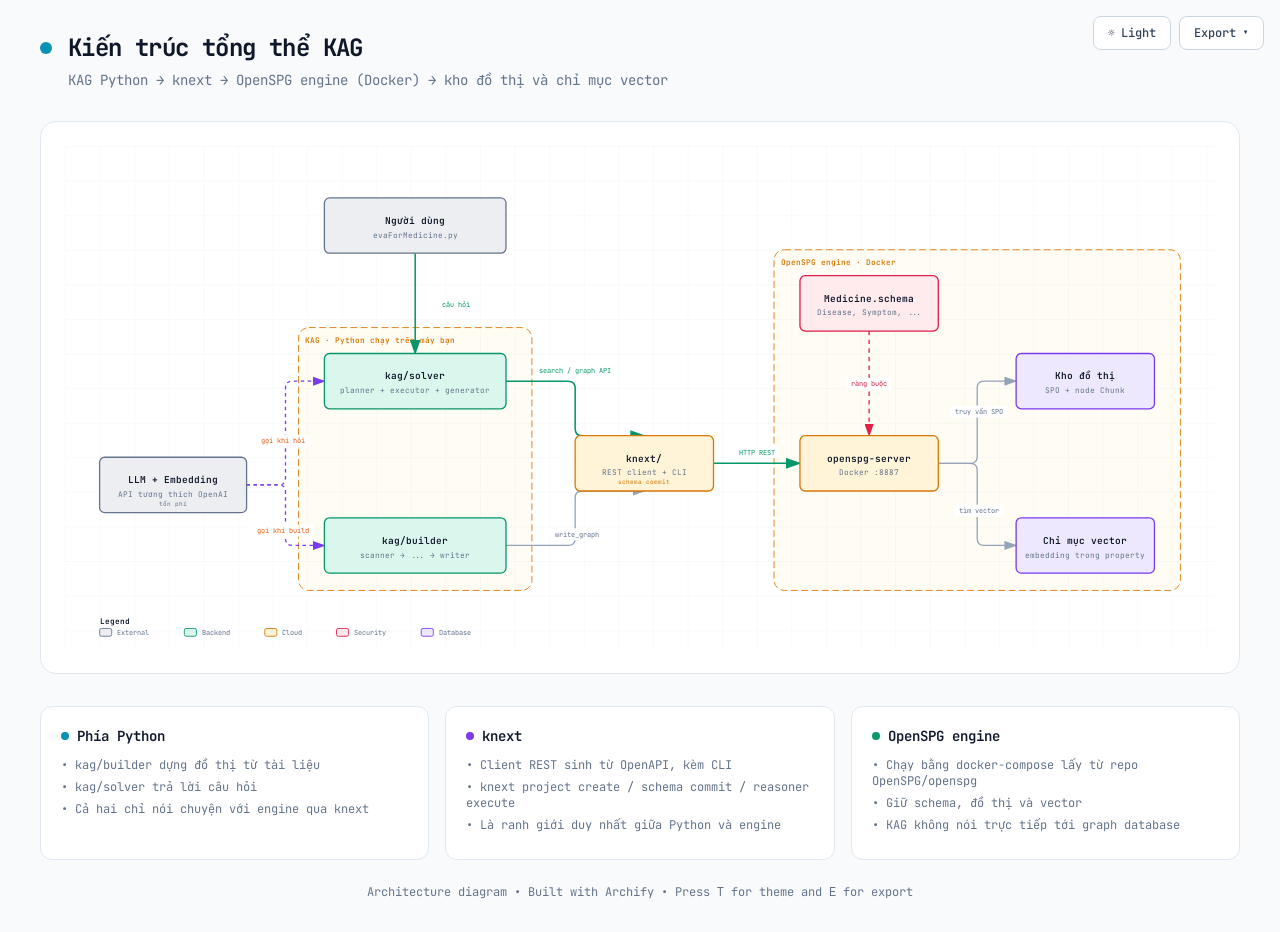
<file: sd2-kien-truc.html>
<!DOCTYPE html>
<html lang="en" data-theme="dark">
<head>
  <meta charset="UTF-8">
  <meta name="viewport" content="width=device-width, initial-scale=1.0">
  <meta name="generator" content="archify 2.6.0">
  <title>Kiến trúc tổng thể KAG Diagram</title>
  <script>
    // Resolve the theme before first paint so light-preference users don't
    // see a dark flash. The toolbar script below re-applies with UI state.
    (function () {
      try {
        var theme = null;
        try {
          var param = new URLSearchParams(window.location.search).get('theme');
          if (param === 'light' || param === 'dark') theme = param;
        } catch (_) {}
        if (!theme) {
          try { theme = localStorage.getItem('archify-theme'); } catch (_) {}
        }
        if (theme !== 'light' && theme !== 'dark') {
          theme = window.matchMedia('(prefers-color-scheme: light)').matches ? 'light' : 'dark';
        }
        document.documentElement.setAttribute('data-theme', theme);
      } catch (_) {}
    })();
  </script>
  <!-- Async font load: a blackholed network must not block first paint.
       The body font stack falls back to system monospace until it lands. -->
  <link rel="preconnect" href="https://fonts.gstatic.com" crossorigin>
  <link href="https://fonts.googleapis.com/css2?family=JetBrains+Mono:wght@400;500;600;700&display=swap"
        rel="stylesheet" media="print" onload="this.media='all'">
  <noscript>
    <link href="https://fonts.googleapis.com/css2?family=JetBrains+Mono:wght@400;500;600;700&display=swap" rel="stylesheet">
  </noscript>
  <style>
    /* ==========================================================
       THEME VARIABLES — switch by toggling [data-theme] on <html>
       ========================================================== */
    :root,
    [data-theme="dark"] {
      --bg: #020617;
      --grid: #1e293b;
      --text: #ffffff;
      --text-muted: #94a3b8;
      --text-dim: #475569;
      /* UI chrome (menu hints, footer) needs more contrast than SVG .t-dim accents */
      --text-faint: #7d8da1;

      --panel: rgba(15, 23, 42, 0.5);
      --panel-border: #1e293b;
      --lane-fill: rgba(15, 23, 42, 0.22);
      --lane-stroke: #334155;

      --arrow: #64748b;
      --arrow-emphasis: #34d399;

      /* Opaque mask color used behind semi-transparent component fills
         so the arrows drawn underneath are properly hidden. */
      --mask: #0f172a;

      --frontend-fill:    rgba(8, 51, 68, 0.4);
      --frontend-stroke:  #22d3ee;
      --backend-fill:     rgba(6, 78, 59, 0.4);
      --backend-stroke:   #34d399;
      --database-fill:    rgba(76, 29, 149, 0.4);
      --database-stroke:  #a78bfa;
      --cloud-fill:       rgba(120, 53, 15, 0.3);
      --cloud-stroke:     #fbbf24;
      --security-fill:    rgba(136, 19, 55, 0.4);
      --security-stroke:  #fb7185;
      --messagebus-fill:  rgba(251, 146, 60, 0.3);
      --messagebus-stroke:#fb923c;
      --external-fill:    rgba(30, 41, 59, 0.5);
      --external-stroke:  #94a3b8;

      --toolbar-bg:       rgba(15, 23, 42, 0.8);
      --toolbar-border:   #334155;
      --toolbar-text:     #e2e8f0;
      --toolbar-hover:    rgba(15, 23, 42, 0.95);
      --toolbar-menu-bg:  #0f172a;
    }

    [data-theme="light"] {
      --bg: #f8fafc;
      --grid: #e2e8f0;
      --text: #0f172a;
      --text-muted: #64748b;
      --text-dim: #94a3b8;
      --text-faint: #64748b;

      --panel: #ffffff;
      --panel-border: #e2e8f0;
      --lane-fill: rgba(248, 250, 252, 0.65);
      --lane-stroke: #cbd5e1;

      --arrow: #94a3b8;
      --arrow-emphasis: #059669;

      --mask: #ffffff;

      --frontend-fill:    rgba(34, 211, 238, 0.15);
      --frontend-stroke:  #0891b2;
      --backend-fill:     rgba(52, 211, 153, 0.18);
      --backend-stroke:   #059669;
      --database-fill:    rgba(167, 139, 250, 0.2);
      --database-stroke:  #7c3aed;
      --cloud-fill:       rgba(251, 191, 36, 0.18);
      --cloud-stroke:     #d97706;
      --security-fill:    rgba(251, 113, 133, 0.15);
      --security-stroke:  #e11d48;
      --messagebus-fill:  rgba(251, 146, 60, 0.15);
      --messagebus-stroke:#ea580c;
      --external-fill:    rgba(148, 163, 184, 0.18);
      --external-stroke:  #64748b;

      --toolbar-bg:       rgba(255, 255, 255, 0.92);
      --toolbar-border:   #cbd5e1;
      --toolbar-text:     #334155;
      --toolbar-hover:    #ffffff;
      --toolbar-menu-bg:  #ffffff;
    }

    * { margin: 0; padding: 0; box-sizing: border-box; }

    body {
      font-family: 'JetBrains Mono', ui-monospace, SFMono-Regular, Menlo, Consolas, 'DejaVu Sans Mono', 'Liberation Mono', 'Noto Sans Mono CJK SC', 'PingFang SC', 'Hiragino Sans GB', 'Microsoft YaHei', monospace;
      background: var(--bg);
      min-height: 100vh;
      padding: 2rem;
      color: var(--text);
      transition: background 0.2s ease, color 0.2s ease;
    }

    .container { max-width: 1200px; margin: 0 auto; }

    .header { margin-bottom: 2rem; }

    .header-row {
      display: flex;
      align-items: center;
      gap: 1rem;
      margin-bottom: 0.5rem;
    }

    .pulse-dot {
      width: 12px;
      height: 12px;
      background: var(--frontend-stroke);
      border-radius: 50%;
      animation: pulse 2s infinite;
    }

    @keyframes pulse {
      0%, 100% { opacity: 1; }
      50% { opacity: 0.5; }
    }

    h1 {
      font-size: 1.5rem;
      font-weight: 700;
      letter-spacing: -0.025em;
    }

    .subtitle {
      color: var(--text-muted);
      font-size: 0.875rem;
      margin-left: 1.75rem;
    }

    .diagram-container {
      background: var(--panel);
      border-radius: 1rem;
      border: 1px solid var(--panel-border);
      padding: 1.5rem;
      overflow-x: auto;
    }

    svg {
      width: 100%;
      min-width: min(900px, 100%);
      display: block;
    }

    .cards {
      display: grid;
      grid-template-columns: repeat(auto-fit, minmax(280px, 1fr));
      gap: 1rem;
      margin-top: 2rem;
    }

    .card {
      background: var(--panel);
      border-radius: 0.75rem;
      border: 1px solid var(--panel-border);
      padding: 1.25rem;
    }

    .card-header {
      display: flex;
      align-items: center;
      gap: 0.5rem;
      margin-bottom: 0.75rem;
    }

    .card-dot {
      width: 8px;
      height: 8px;
      border-radius: 50%;
    }

    .card-dot.cyan     { background: var(--frontend-stroke); }
    .card-dot.emerald  { background: var(--backend-stroke); }
    .card-dot.violet   { background: var(--database-stroke); }
    .card-dot.amber    { background: var(--cloud-stroke); }
    .card-dot.rose     { background: var(--security-stroke); }
    .card-dot.orange   { background: var(--messagebus-stroke); }
    .card-dot.slate    { background: var(--external-stroke); }

    .card h3 { font-size: 0.875rem; font-weight: 600; color: var(--text); }

    .card ul {
      list-style: none;
      color: var(--text-muted);
      font-size: 0.75rem;
    }

    .card li { margin-bottom: 0.375rem; }

    .footer {
      text-align: center;
      margin-top: 1.5rem;
      color: var(--text-faint);
      font-size: 0.75rem;
    }

    /* ==========================================================
       Print stylesheet — hide interactive controls, force light,
       drop the grid so the diagram doesn't waste ink, use landscape
       so wide diagrams fit, pack summary cards into 2 columns to
       avoid an orphan card on a trailing page.
       ========================================================== */
    @page { size: landscape; margin: 1.5cm; }

    @media print {
      /* Force the FULL light palette — including component fills/strokes and
         lane/arrow colors — so printing from dark theme doesn't put neon
         strokes and translucent dark fills on white paper. */
      :root, [data-theme="dark"], [data-theme="light"] {
        --bg: #ffffff;
        --grid: transparent;
        --panel: #ffffff;
        --panel-border: #e2e8f0;
        --text: #0f172a;
        --text-muted: #475569;
        --text-dim: #94a3b8;
        --text-faint: #64748b;
        --mask: #ffffff;
        --lane-fill: rgba(248, 250, 252, 0.65);
        --lane-stroke: #cbd5e1;
        --arrow: #94a3b8;
        --arrow-emphasis: #059669;
        --frontend-fill:    rgba(34, 211, 238, 0.15);
        --frontend-stroke:  #0891b2;
        --backend-fill:     rgba(52, 211, 153, 0.18);
        --backend-stroke:   #059669;
        --database-fill:    rgba(167, 139, 250, 0.2);
        --database-stroke:  #7c3aed;
        --cloud-fill:       rgba(251, 191, 36, 0.18);
        --cloud-stroke:     #d97706;
        --security-fill:    rgba(251, 113, 133, 0.15);
        --security-stroke:  #e11d48;
        --messagebus-fill:  rgba(251, 146, 60, 0.15);
        --messagebus-stroke:#ea580c;
        --external-fill:    rgba(148, 163, 184, 0.18);
        --external-stroke:  #64748b;
      }
      body { background: #ffffff !important; padding: 0; }
      .container { max-width: none; }
      .toolbar, .archify-toast, .no-print { display: none !important; }
      .diagram-container, .card { box-shadow: none; border-color: #e2e8f0; }
      .cards { grid-template-columns: 1fr 1fr; }
      /* Ensure elements break sensibly across pages */
      .card { break-inside: avoid; page-break-inside: avoid; }
      .diagram-container { break-inside: avoid; page-break-inside: avoid; }
      h1, .subtitle { color: #0f172a; }
    }

    /* ==========================================================
       TOOLBAR (theme toggle + export menu)
       ========================================================== */
    .toolbar {
      position: fixed;
      top: 1rem;
      right: 1rem;
      display: flex;
      gap: 0.5rem;
      z-index: 100;
    }
    .toolbar button {
      background: var(--toolbar-bg);
      color: var(--toolbar-text);
      border: 1px solid var(--toolbar-border);
      padding: 0.5rem 0.875rem;
      border-radius: 0.5rem;
      font-family: inherit;
      font-size: 0.75rem;
      font-weight: 500;
      cursor: pointer;
      backdrop-filter: blur(8px);
      transition: background 0.15s, border-color 0.15s;
      display: inline-flex;
      align-items: center;
      gap: 0.375rem;
    }
    .toolbar button:hover {
      background: var(--toolbar-hover);
      border-color: var(--arrow);
    }
    .toolbar button:focus-visible {
      outline: 2px solid var(--frontend-stroke);
      outline-offset: 2px;
    }
    .toolbar .export-wrap { position: relative; }
    .toolbar .export-menu {
      position: absolute;
      top: calc(100% + 0.375rem);
      right: 0;
      background: var(--toolbar-menu-bg);
      border: 1px solid var(--toolbar-border);
      border-radius: 0.5rem;
      padding: 0.375rem;
      min-width: 160px;
      display: none;
      flex-direction: column;
      box-shadow: 0 4px 20px rgba(0,0,0,0.25);
    }
    .toolbar .export-menu.open { display: flex; }
    .toolbar .export-menu button {
      background: transparent;
      border: 0;
      justify-content: space-between;
      width: 100%;
      text-align: left;
      padding: 0.5rem 0.75rem;
    }
    .toolbar .export-menu button:hover {
      background: var(--toolbar-hover);
    }
    .toolbar .export-menu .hint {
      color: var(--text-faint);
      font-size: 0.625rem;
    }
    .toolbar .export-menu hr {
      border: 0;
      border-top: 1px solid var(--toolbar-border);
      margin: 0.25rem 0.375rem;
      opacity: 0.5;
    }

    /* Toast — brief feedback for actions like "copied" */
    .archify-toast {
      position: fixed;
      top: 1rem;
      left: 50%;
      transform: translateX(-50%) translateY(-8px);
      background: var(--toolbar-menu-bg);
      color: var(--text);
      border: 1px solid var(--toolbar-border);
      padding: 0.5rem 1rem;
      border-radius: 0.5rem;
      font-family: inherit;
      font-size: 0.75rem;
      opacity: 0;
      transition: opacity 0.2s, transform 0.2s;
      z-index: 200;
      pointer-events: none;
      box-shadow: 0 4px 20px rgba(0,0,0,0.25);
    }
    .archify-toast.show {
      opacity: 1;
      transform: translateX(-50%) translateY(0);
    }

    @media (max-width: 720px) {
      body { padding: 1rem; }
      .toolbar {
        position: static;
        justify-content: flex-end;
        margin-bottom: 1rem;
      }
      .header { margin-bottom: 1.25rem; }
      .header-row {
        gap: 0.75rem;
        align-items: flex-start;
      }
      h1 {
        font-size: 1.25rem;
        line-height: 1.25;
      }
      .subtitle {
        margin-left: 0;
        font-size: 0.8125rem;
        line-height: 1.55;
      }
      .diagram-container {
        padding: 0.75rem;
        border-radius: 0.75rem;
      }
      .cards {
        grid-template-columns: 1fr;
        margin-top: 1rem;
      }
    }

    /* ==========================================================
       SVG SEMANTIC CLASSES — use these instead of inline fill/stroke
       ========================================================== */
    .c-grid       { stroke: var(--grid); fill: none; }
    .c-mask       { fill: var(--mask); stroke: none; }

    .c-frontend   { fill: var(--frontend-fill);   stroke: var(--frontend-stroke); }
    .c-backend    { fill: var(--backend-fill);    stroke: var(--backend-stroke); }
    .c-database   { fill: var(--database-fill);   stroke: var(--database-stroke); }
    .c-cloud      { fill: var(--cloud-fill);      stroke: var(--cloud-stroke); }
    .c-security   { fill: var(--security-fill);   stroke: var(--security-stroke); }
    .c-messagebus { fill: var(--messagebus-fill); stroke: var(--messagebus-stroke); }
    .c-external   { fill: var(--external-fill);   stroke: var(--external-stroke); }

    /* Text helpers */
    .t-primary { fill: var(--text); }
    .t-muted   { fill: var(--text-muted); }
    .t-dim     { fill: var(--text-dim); }
    .t-frontend   { fill: var(--frontend-stroke); }
    .t-backend    { fill: var(--backend-stroke); }
    .t-database   { fill: var(--database-stroke); }
    .t-cloud      { fill: var(--cloud-stroke); }
    .t-security   { fill: var(--security-stroke); }
    .t-messagebus { fill: var(--messagebus-stroke); }
    .t-external   { fill: var(--external-stroke); }

    /* Arrows */
    .a-default   { stroke: var(--arrow); fill: none; }
    .a-emphasis  { stroke: var(--arrow-emphasis); fill: none; }
    .a-security  { stroke: var(--security-stroke); fill: none; stroke-dasharray: 5,5; }
    .a-dashed    { stroke: var(--database-stroke); fill: none; stroke-dasharray: 4,4; }

    /* Arrowhead markers reference these */
    .m-default   { fill: var(--arrow); }
    .m-emphasis  { fill: var(--arrow-emphasis); }
    .m-security  { fill: var(--security-stroke); }
    .m-dashed    { fill: var(--database-stroke); }

    /* Dashed boundary variants */
    .c-security-group { fill: transparent; stroke: var(--security-stroke); stroke-dasharray: 4,4; }
    .c-region         { fill: rgba(251, 191, 36, 0.05); stroke: var(--cloud-stroke); stroke-dasharray: 8,4; }
    .c-lane           { fill: var(--lane-fill); stroke: var(--lane-stroke); stroke-dasharray: 6,6; }
  </style>
</head>
<body>
  <!-- Toolbar: theme toggle + export menu (present on every generated diagram)
       Keyboard: T toggles theme, E opens export menu (when no input focused) -->
  <div class="toolbar" role="toolbar" aria-label="Diagram actions">
    <button id="btn-theme" type="button"
            title="Toggle theme (T)"
            aria-label="Toggle color theme"
            aria-pressed="false">
      <span id="theme-icon" aria-hidden="true">&#9790;</span>
      <span id="theme-label">Dark</span>
    </button>
    <div class="export-wrap">
      <button id="btn-export" type="button"
              title="Export diagram (E)"
              aria-label="Export diagram"
              aria-haspopup="menu"
              aria-expanded="false"
              aria-controls="export-menu">
        Export <span aria-hidden="true">&#9662;</span>
      </button>
      <div class="export-menu" id="export-menu" role="menu" aria-label="Export">
        <button data-action="copy"  type="button" role="menuitem" tabindex="-1">Copy to clipboard <span class="hint">PNG</span></button>
        <hr role="separator">
        <button data-format="png"   type="button" role="menuitem" tabindex="-1">Download PNG</button>
        <button data-format="jpeg"  type="button" role="menuitem" tabindex="-1">Download JPEG</button>
        <button data-format="webp"  type="button" role="menuitem" tabindex="-1">Download WebP</button>
        <hr role="separator">
        <button data-format="svg"   type="button" role="menuitem" tabindex="-1">Download SVG <span class="hint">vector</span></button>
      </div>
    </div>
  </div>

  <div class="container">
    <!-- Header -->
    <div class="header">
      <div class="header-row">
        <div class="pulse-dot"></div>
        <h1>Kiến trúc tổng thể KAG</h1>
      </div>
      <p class="subtitle">KAG Python → knext → OpenSPG engine (Docker) → kho đồ thị và chỉ mục vector</p>
    </div>

    <!-- Main Diagram -->
    <div class="diagram-container">
      <svg viewBox="0 0 1330 582" role="img" aria-label="Kiến trúc tổng thể KAG — KAG Python → knext → OpenSPG engine (Docker) → kho đồ thị và chỉ mục vector (architecture diagram)">
        <!-- Definitions -->
        <defs>
          <marker id="arrowhead" markerWidth="10" markerHeight="7" refX="9" refY="3.5" orient="auto">
            <polygon points="0 0, 10 3.5, 0 7" class="m-default" />
          </marker>
          <marker id="arrowhead-emphasis" markerWidth="10" markerHeight="7" refX="9" refY="3.5" orient="auto">
            <polygon points="0 0, 10 3.5, 0 7" class="m-emphasis" />
          </marker>
          <marker id="arrowhead-security" markerWidth="10" markerHeight="7" refX="9" refY="3.5" orient="auto">
            <polygon points="0 0, 10 3.5, 0 7" class="m-security" />
          </marker>
          <marker id="arrowhead-dashed" markerWidth="10" markerHeight="7" refX="9" refY="3.5" orient="auto">
            <polygon points="0 0, 10 3.5, 0 7" class="m-dashed" />
          </marker>
          <pattern id="grid" width="40" height="40" patternUnits="userSpaceOnUse">
            <path d="M 40 0 L 0 0 0 40" class="c-grid" stroke-width="0.5"/>
          </pattern>
        </defs>

        <!-- Background Grid -->
        <rect width="100%" height="100%" fill="url(#grid)" />

        <!-- Boundaries (behind everything) -->
        <rect x="270" y="210" width="270" height="304" rx="12" class="c-region" stroke-width="1"/>
        <text x="278" y="228" class="t-cloud" font-size="9" font-weight="600">KAG · Python chạy trên máy bạn</text>

        <rect x="820" y="120" width="470" height="394" rx="12" class="c-region" stroke-width="1"/>
        <text x="828" y="138" class="t-cloud" font-size="9" font-weight="600">OpenSPG engine · Docker</text>

        <!-- Connection paths (before components for correct z-order) -->
        <path d="M 405 124 L 405 240" class="a-emphasis" stroke-width="1.8" marker-end="url(#arrowhead-emphasis)"/>
        <path d="M 210 392 L 247 392 Q 255 392 255 384 L 255 280 Q 255 272 263 272 L 300 272" class="a-dashed" stroke-width="1.5" marker-end="url(#arrowhead-dashed)"/>
        <path d="M 210 392 L 247 392 Q 255 392 255 400 L 255 454 Q 255 462 263 462 L 300 462" class="a-dashed" stroke-width="1.5" marker-end="url(#arrowhead-dashed)"/>
        <path d="M 510 272 L 582 272 Q 590 272 590 280 L 590 327 Q 590 335 598 335 L 670 335" class="a-emphasis" stroke-width="1.8" marker-end="url(#arrowhead-emphasis)"/>
        <path d="M 510 462 L 582 462 Q 590 462 590 454 L 590 407 Q 590 399 598 399 L 670 399" class="a-default" stroke-width="1.5" marker-end="url(#arrowhead)"/>
        <path d="M 750 367 L 850 367" class="a-emphasis" stroke-width="1.8" marker-end="url(#arrowhead-emphasis)"/>
        <path d="M 1010 367 L 1047 367 Q 1055 367 1055 359 L 1055 280 Q 1055 272 1063 272 L 1100 272" class="a-default" stroke-width="1.5" marker-end="url(#arrowhead)"/>
        <path d="M 1010 367 L 1047 367 Q 1055 367 1055 375 L 1055 454 Q 1055 462 1063 462 L 1100 462" class="a-default" stroke-width="1.5" marker-end="url(#arrowhead)"/>
        <path d="M 930 214 L 930 335" class="a-security" stroke-width="1.5" marker-end="url(#arrowhead-security)"/>

        <!-- Components -->
        <rect x="300" y="60" width="210" height="64" rx="6" class="c-mask"/>
        <rect x="300" y="60" width="210" height="64" rx="6" class="c-external" stroke-width="1.5"/>
        <text x="405" y="90" class="t-primary" font-size="11" font-weight="600" text-anchor="middle">Người dùng</text>
        <text x="405" y="106" class="t-muted" font-size="9" text-anchor="middle">evaForMedicine.py</text>

        <rect x="40" y="360" width="170" height="64" rx="6" class="c-mask"/>
        <rect x="40" y="360" width="170" height="64" rx="6" class="c-external" stroke-width="1.5"/>
        <text x="125" y="390" class="t-primary" font-size="11" font-weight="600" text-anchor="middle">LLM + Embedding</text>
        <text x="125" y="406" class="t-muted" font-size="9" text-anchor="middle">API tương thích OpenAI</text>
        <text x="125" y="416" class="t-external" font-size="7" text-anchor="middle">tốn phí</text>

        <rect x="300" y="240" width="210" height="64" rx="6" class="c-mask"/>
        <rect x="300" y="240" width="210" height="64" rx="6" class="c-backend" stroke-width="1.5"/>
        <text x="405" y="270" class="t-primary" font-size="11" font-weight="600" text-anchor="middle">kag/solver</text>
        <text x="405" y="286" class="t-muted" font-size="9" text-anchor="middle">planner + executor + generator</text>

        <rect x="300" y="430" width="210" height="64" rx="6" class="c-mask"/>
        <rect x="300" y="430" width="210" height="64" rx="6" class="c-backend" stroke-width="1.5"/>
        <text x="405" y="460" class="t-primary" font-size="11" font-weight="600" text-anchor="middle">kag/builder</text>
        <text x="405" y="476" class="t-muted" font-size="9" text-anchor="middle">scanner → ... → writer</text>

        <rect x="590" y="335" width="160" height="64" rx="6" class="c-mask"/>
        <rect x="590" y="335" width="160" height="64" rx="6" class="c-cloud" stroke-width="1.5"/>
        <text x="670" y="365" class="t-primary" font-size="11" font-weight="600" text-anchor="middle">knext/</text>
        <text x="670" y="381" class="t-muted" font-size="9" text-anchor="middle">REST client + CLI</text>
        <text x="670" y="391" class="t-cloud" font-size="7" text-anchor="middle">schema commit</text>

        <rect x="850" y="335" width="160" height="64" rx="6" class="c-mask"/>
        <rect x="850" y="335" width="160" height="64" rx="6" class="c-cloud" stroke-width="1.5"/>
        <text x="930" y="365" class="t-primary" font-size="11" font-weight="600" text-anchor="middle">openspg-server</text>
        <text x="930" y="381" class="t-muted" font-size="9" text-anchor="middle">Docker :8887</text>

        <rect x="850" y="150" width="160" height="64" rx="6" class="c-mask"/>
        <rect x="850" y="150" width="160" height="64" rx="6" class="c-security" stroke-width="1.5"/>
        <text x="930" y="180" class="t-primary" font-size="11" font-weight="600" text-anchor="middle">Medicine.schema</text>
        <text x="930" y="196" class="t-muted" font-size="9" text-anchor="middle">Disease, Symptom, ...</text>

        <rect x="1100" y="240" width="160" height="64" rx="6" class="c-mask"/>
        <rect x="1100" y="240" width="160" height="64" rx="6" class="c-database" stroke-width="1.5"/>
        <text x="1180" y="270" class="t-primary" font-size="11" font-weight="600" text-anchor="middle">Kho đồ thị</text>
        <text x="1180" y="286" class="t-muted" font-size="9" text-anchor="middle">SPO + node Chunk</text>

        <rect x="1100" y="430" width="160" height="64" rx="6" class="c-mask"/>
        <rect x="1100" y="430" width="160" height="64" rx="6" class="c-database" stroke-width="1.5"/>
        <text x="1180" y="460" class="t-primary" font-size="11" font-weight="600" text-anchor="middle">Chỉ mục vector</text>
        <text x="1180" y="476" class="t-muted" font-size="9" text-anchor="middle">embedding trong property</text>

        <!-- Connection labels -->
        <rect x="430.2" y="176" width="43.6" height="14" rx="3" class="c-mask"/>
        <text x="452" y="186" class="t-backend" font-size="8" text-anchor="middle">câu hỏi</text>
        <rect x="220.6" y="334" width="62.8" height="14" rx="3" class="c-mask"/>
        <text x="252" y="344" class="t-messagebus" font-size="8" text-anchor="middle">gọi khi hỏi</text>
        <rect x="215.8" y="438" width="72.4" height="14" rx="3" class="c-mask"/>
        <text x="252" y="448" class="t-messagebus" font-size="8" text-anchor="middle">gọi khi build</text>
        <rect x="541.8" y="252" width="96.39999999999999" height="14" rx="3" class="c-mask"/>
        <text x="590" y="262" class="t-backend" font-size="8" text-anchor="middle">search / graph API</text>
        <rect x="560.6" y="442" width="62.8" height="14" rx="3" class="c-mask"/>
        <text x="592" y="452" class="t-muted" font-size="8" text-anchor="middle">write_graph</text>
        <rect x="773.4" y="347" width="53.199999999999996" height="14" rx="3" class="c-mask"/>
        <text x="800" y="357" class="t-backend" font-size="8" text-anchor="middle">HTTP REST</text>
        <rect x="1023.2" y="300" width="67.6" height="14" rx="3" class="c-mask"/>
        <text x="1057" y="310" class="t-muted" font-size="8" text-anchor="middle">truy vấn SPO</text>
        <rect x="1028" y="415" width="58" height="14" rx="3" class="c-mask"/>
        <text x="1057" y="425" class="t-muted" font-size="8" text-anchor="middle">tìm vector</text>
        <rect x="903.4" y="268" width="53.199999999999996" height="14" rx="3" class="c-mask"/>
        <text x="930" y="278" class="t-security" font-size="8" text-anchor="middle">ràng buộc</text>

        <!-- Legend -->
        <text x="40" y="553" class="t-primary" font-size="9" font-weight="600">Legend</text>
        <rect x="40" y="558" width="14" height="9" rx="2" class="c-external" stroke-width="1"/>
        <text x="60" y="566" class="t-muted" font-size="8">External</text>
        <rect x="138" y="558" width="14" height="9" rx="2" class="c-backend" stroke-width="1"/>
        <text x="158" y="566" class="t-muted" font-size="8">Backend</text>
        <rect x="231" y="558" width="14" height="9" rx="2" class="c-cloud" stroke-width="1"/>
        <text x="251" y="566" class="t-muted" font-size="8">Cloud</text>
        <rect x="314" y="558" width="14" height="9" rx="2" class="c-security" stroke-width="1"/>
        <text x="334" y="566" class="t-muted" font-size="8">Security</text>
        <rect x="412" y="558" width="14" height="9" rx="2" class="c-database" stroke-width="1"/>
        <text x="432" y="566" class="t-muted" font-size="8">Database</text>
      </svg>
    </div>

    <!-- Info Cards -->
    <div class="cards">
      <div class="card">
        <div class="card-header">
          <div class="card-dot cyan"></div>
          <h3>Phía Python</h3>
        </div>
        <ul>
          <li>&bull; kag/builder dựng đồ thị từ tài liệu</li>
          <li>&bull; kag/solver trả lời câu hỏi</li>
          <li>&bull; Cả hai chỉ nói chuyện với engine qua knext</li>
        </ul>
      </div>

      <div class="card">
        <div class="card-header">
          <div class="card-dot violet"></div>
          <h3>knext</h3>
        </div>
        <ul>
          <li>&bull; Client REST sinh từ OpenAPI, kèm CLI</li>
          <li>&bull; knext project create / schema commit / reasoner execute</li>
          <li>&bull; Là ranh giới duy nhất giữa Python và engine</li>
        </ul>
      </div>

      <div class="card">
        <div class="card-header">
          <div class="card-dot emerald"></div>
          <h3>OpenSPG engine</h3>
        </div>
        <ul>
          <li>&bull; Chạy bằng docker-compose lấy từ repo OpenSPG/openspg</li>
          <li>&bull; Giữ schema, đồ thị và vector</li>
          <li>&bull; KAG không nói trực tiếp tới graph database</li>
        </ul>
      </div>
    </div>

    <!-- Footer -->
    <p class="footer">
      Architecture diagram &bull; Built with Archify<span class="no-print"> &bull; Press <kbd>T</kbd> for theme and <kbd>E</kbd> for export</span>
    </p>
  </div>

  <script>
    /* ============================================================
       Theme toggle — persists to localStorage, respects system pref
       ============================================================ */
    var Archify = {};

    Archify.theme = (function () {
      var STORAGE_KEY = 'archify-theme';
      var html = document.documentElement;
      var btn = document.getElementById('btn-theme');
      var icon = document.getElementById('theme-icon');
      var label = document.getElementById('theme-label');

      // localStorage can throw (blocked cookies, sandboxed iframes); the whole
      // script element dies on an uncaught error, so guard every access.
      function readStored() {
        try { return localStorage.getItem(STORAGE_KEY); } catch (_) { return null; }
      }
      function writeStored(value) {
        try { localStorage.setItem(STORAGE_KEY, value); } catch (_) {}
      }
      function urlOverride() {
        // URL param wins (useful for deterministic screenshots / share links)
        try {
          var param = new URLSearchParams(window.location.search).get('theme');
          if (param === 'light' || param === 'dark') return param;
        } catch (_) {}
        return null;
      }

      function resolveInitial() {
        var fromUrl = urlOverride();
        if (fromUrl) return fromUrl;
        var saved = readStored();
        if (saved === 'light' || saved === 'dark') return saved;
        return window.matchMedia('(prefers-color-scheme: light)').matches ? 'light' : 'dark';
      }

      function apply(theme) {
        html.setAttribute('data-theme', theme);
        icon.textContent = theme === 'dark' ? '\u263E' : '\u263C';
        label.textContent = theme === 'dark' ? 'Dark' : 'Light';
        btn.setAttribute('aria-pressed', theme === 'light' ? 'true' : 'false');
      }

      function toggle() {
        var next = html.getAttribute('data-theme') === 'dark' ? 'light' : 'dark';
        apply(next);
        writeStored(next);
      }

      apply(resolveInitial());
      btn.addEventListener('click', toggle);

      // Follow live OS theme changes while the user has no explicit preference.
      try {
        var media = window.matchMedia('(prefers-color-scheme: light)');
        var onChange = function (e) {
          var saved = readStored();
          if (urlOverride() || saved === 'light' || saved === 'dark') return;
          apply(e.matches ? 'light' : 'dark');
        };
        if (media.addEventListener) media.addEventListener('change', onChange);
        else if (media.addListener) media.addListener(onChange);
      } catch (_) {}

      return { toggle: toggle };
    })();

    /* ============================================================
       Export — PNG / JPEG / WebP / SVG (download) and Copy PNG (clipboard)

       Raster exports are always rendered at 4x source resolution for
       maximum sharpness. The trick: we set the serialized SVG's
       `width`/`height` to viewBox * 4 so the browser rasterizes the
       vectors at that resolution natively. drawImage then draws at
       the image's natural size (no upscaling = no blur).

       JPEG/WebP paint the current theme's background explicitly since
       those formats have no alpha channel.
       ============================================================ */
    (function () {
      var RASTER_SCALE = 4;

      function diagramFilename() {
        var title = (document.title || 'diagram')
          .replace(/\s+Architecture(\s+Diagram)?$/i, '')
          .replace(/\s+Diagram$/i, '')
          .trim();
        return title.replace(/[^a-z0-9_\-]+/gi, '-')
                    .toLowerCase()
                    .replace(/^-+|-+$/g, '') || 'diagram';
      }

      function currentBg() {
        return getComputedStyle(document.body).backgroundColor || '#ffffff';
      }

      /**
       * Serialize the main SVG into a standalone document.
       *
       * Two modes:
       * - Default (opts.autoTheme=false) — locks the serialized SVG to the
       *   viewer's current theme. Used by the raster pipeline
       *   (PNG/JPEG/WebP/clipboard) because canvas rasterization needs
       *   deterministic colors; a raster cannot react to
       *   prefers-color-scheme after encoding.
       * - autoTheme=true — emits BOTH dark and light variable sets plus a
       *   `@media (prefers-color-scheme)` rule so the resulting SVG
       *   self-themes when embedded in GitHub READMEs or other hosts that
       *   expose a color scheme. Used for "Download SVG".
       */
      function serializeSvg(scale, opts) {
        // scale: integer multiplier for intrinsic SVG pixel dimensions used by
        // the raster path. Defaults to 1 (natural size) for SVG download.
        scale = scale || 1;
        opts = opts || {};
        var autoTheme = opts.autoTheme === true;

        var svg = document.querySelector('.diagram-container svg');
        var clone = svg.cloneNode(true);

        var vb = svg.viewBox.baseVal;
        // Scale width/height so the browser rasterizes the vectors at target
        // resolution directly. viewBox stays unchanged so coordinates don't
        // shift. This is the key to sharp rasters — do NOT scale later via
        // canvas upscaling.
        clone.setAttribute('width', vb.width * scale);
        clone.setAttribute('height', vb.height * scale);
        clone.setAttribute('xmlns', 'http://www.w3.org/2000/svg');

        // Only the SVG-relevant rules: semantic classes, markers, and the
        // theme variable blocks. Toolbar/cards/print CSS can never apply
        // inside a standalone SVG and would only bloat the export.
        var hostStyle = (function () {
          var out = [];
          Array.prototype.forEach.call(document.styleSheets, function (sheet) {
            var rules;
            try { rules = sheet.cssRules; } catch (_) { return; } // cross-origin
            if (!rules) return;
            Array.prototype.forEach.call(rules, function (rule) {
              if (rule.type !== 1) return; // plain style rules only
              var sel = rule.selectorText || '';
              if (/(^|,)\s*(svg|:root|\[data-theme|\.c-|\.t-|\.a-|\.m-)/.test(sel)) {
                out.push(rule.cssText);
              }
            });
          });
          return out.join('\n');
        })();

        // Derive the variable list from the stylesheet so newly added theme
        // variables can never be missed by the export pipeline again
        // (--lane-fill/--lane-stroke once were).
        var varNames = (function () {
          var seen = {};
          var names = [];
          (hostStyle.match(/--[a-zA-Z0-9-]+(?=\s*:)/g) || []).forEach(function (n) {
            if (!seen[n]) { seen[n] = true; names.push(n); }
          });
          return names;
        })();

        // Resolve the full variable set for a given data-theme via an
        // off-DOM probe, independent of what the viewer is currently set to.
        function resolveVars(themeAttr) {
          var probe = document.createElement('div');
          probe.setAttribute('data-theme', themeAttr);
          probe.style.cssText = 'position:absolute;width:0;height:0;visibility:hidden;';
          document.body.appendChild(probe);
          try {
            var c = getComputedStyle(probe);
            return varNames.map(function (n) {
              return n + ': ' + c.getPropertyValue(n).trim() + ';';
            }).join(' ');
          } finally {
            document.body.removeChild(probe);
          }
        }

        // Prepend a local()-only @font-face block for each weight so that the
        // sandboxed image-rendering context used during PNG/JPEG/WebP export
        // can find JetBrains Mono if the user has it installed locally, and
        // falls through cleanly to the monospace stack otherwise. The usual
        // Google-Fonts <link> in the host document is unreachable from the
        // serialized SVG, so url()-sourced faces would just hang.
        var fontFallback = [400, 500, 600, 700].map(function (w) {
          return "@font-face { font-family: 'JetBrains Mono'; font-weight: " + w +
                 "; src: local('JetBrains Mono'), local('JetBrainsMono-Regular'); }";
        }).join('\n');

        var style = document.createElementNS('http://www.w3.org/2000/svg', 'style');
        var bgRect = document.createElementNS('http://www.w3.org/2000/svg', 'rect');
        bgRect.setAttribute('width', '100%');
        bgRect.setAttribute('height', '100%');

        if (autoTheme) {
          // Dual-theme SVG. Dark is the default (so hosts without
          // prefers-color-scheme still render), light swaps in via media
          // query, and svg[data-theme="..."] still lets downstream
          // consumers force a specific theme.
          var darkVars = resolveVars('dark');
          var lightVars = resolveVars('light');

          style.textContent =
            fontFallback + "\n" +
            "svg { font-family: 'JetBrains Mono', ui-monospace, SFMono-Regular, Menlo, Consolas, 'DejaVu Sans Mono', 'Liberation Mono', 'Noto Sans Mono CJK SC', 'PingFang SC', 'Hiragino Sans GB', 'Microsoft YaHei', monospace; }\n" +
            hostStyle + "\n" +
            ":root, svg { " + darkVars + " }\n" +
            "@media (prefers-color-scheme: light) { :root, svg { " + lightVars + " } }\n" +
            "svg[data-theme=\"light\"] { " + lightVars + " }\n" +
            "svg[data-theme=\"dark\"] { " + darkVars + " }\n" +
            "rect.c-bg-rect { fill: var(--bg); }\n";

          // Don't lock the serialized SVG to the viewer's current theme.
          clone.removeAttribute('data-theme');
          // Background follows the CSS variable, not a fixed color, so it
          // swaps with the media query.
          bgRect.setAttribute('class', 'c-bg-rect');
        } else {
          // Raster path: lock to the viewer's current theme.
          var theme = document.documentElement.getAttribute('data-theme') || 'dark';
          var themeHost = document.querySelector('[data-theme="' + theme + '"]') || document.documentElement;
          var computed = getComputedStyle(themeHost);
          var vars = varNames.map(function (n) {
            return n + ': ' + computed.getPropertyValue(n).trim() + ';';
          }).join(' ');

          // IMPORTANT: inject the resolved variables AFTER hostStyle,
          // otherwise hostStyle's ":root, [data-theme=\"dark\"] { ... }" rule
          // overrides our chosen theme via later-in-cascade equal-specificity.
          // Keep this order.
          style.textContent =
            fontFallback + "\n" +
            "svg { font-family: 'JetBrains Mono', ui-monospace, SFMono-Regular, Menlo, Consolas, 'DejaVu Sans Mono', 'Liberation Mono', 'Noto Sans Mono CJK SC', 'PingFang SC', 'Hiragino Sans GB', 'Microsoft YaHei', monospace; }\n" +
            hostStyle + "\n" +
            ":root, svg { " + vars + " }\n";

          bgRect.setAttribute('fill', computed.getPropertyValue('--bg').trim() || '#ffffff');
        }

        clone.insertBefore(style, clone.firstChild);
        clone.insertBefore(bgRect, style.nextSibling);

        return {
          svgString: new XMLSerializer().serializeToString(clone),
          width: vb.width * scale,
          height: vb.height * scale
        };
      }

      function download(blob, filename) {
        var url = URL.createObjectURL(blob);
        var a = document.createElement('a');
        a.href = url;
        a.download = filename;
        document.body.appendChild(a);
        a.click();
        a.remove();
        setTimeout(function () { URL.revokeObjectURL(url); }, 1000);
      }

      // Conservative upper bound on total canvas pixels. Older Safari on iOS
      // silently produces a blank canvas above ~16 Mpx; Chrome / Firefox /
      // desktop Safari are far higher but start failing on memory-constrained
      // devices. We pick the largest integer scale in {4,3,2,1} whose target
      // pixel count fits under this cap.
      var MAX_CANVAS_PIXELS = 16 * 1024 * 1024;

      function pickSafeScale(vbW, vbH) {
        for (var s = RASTER_SCALE; s >= 1; s--) {
          if (vbW * s * vbH * s <= MAX_CANVAS_PIXELS) return s;
        }
        return 1;
      }

      function rasterize(format) {
        // Serialize at a safe scale (RASTER_SCALE=4 by default, reduced if the
        // resulting canvas would exceed MAX_CANVAS_PIXELS). The SVG itself is
        // rasterized at target resolution natively; drawImage draws at natural
        // size — no upsampling blur.
        var svg = document.querySelector('.diagram-container svg');
        var vb = svg.viewBox.baseVal;
        var scale = pickSafeScale(vb.width, vb.height);
        var data = serializeSvg(scale);
        var svgBlob = new Blob([data.svgString], { type: 'image/svg+xml;charset=utf-8' });
        var svgUrl = URL.createObjectURL(svgBlob);

        return new Promise(function (resolve, reject) {
          var img = new Image();
          img.onload = function () {
            var canvas = document.createElement('canvas');
            canvas.width = data.width;
            canvas.height = data.height;
            var ctx = canvas.getContext('2d');
            if (format === 'jpeg') {
              ctx.fillStyle = currentBg();
              ctx.fillRect(0, 0, canvas.width, canvas.height);
            }
            // Draw at natural size — SVG was already rasterized at target res.
            ctx.drawImage(img, 0, 0);
            URL.revokeObjectURL(svgUrl);
            var mime = format === 'jpeg' ? 'image/jpeg' :
                       format === 'webp' ? 'image/webp' : 'image/png';
            var quality = format === 'png' ? undefined : 0.95;
            canvas.toBlob(function (blob) {
              if (!blob) reject(new Error('toBlob returned null for ' + format));
              else resolve(blob);
            }, mime, quality);
          };
          img.onerror = function (e) {
            URL.revokeObjectURL(svgUrl);
            reject(e);
          };
          img.src = svgUrl;
        });
      }

      var menu = document.getElementById('export-menu');
      var btn = document.getElementById('btn-export');
      var items = function () {
        return Array.prototype.slice.call(menu.querySelectorAll('button[role="menuitem"]'));
      };

      // ---- Clipboard support ----------------------------------------------
      function canCopyImage() {
        return typeof ClipboardItem !== 'undefined' &&
               navigator.clipboard &&
               typeof navigator.clipboard.write === 'function';
      }

      // ---- Raster format detection ----------------------------------------
      // canvas.toBlob('image/webp') silently returns a PNG on browsers without
      // WebP encoding (older Safari), so detect explicitly.
      function supports(format) {
        if (format === 'svg' || format === 'png') return true;
        var mime = format === 'jpeg' ? 'image/jpeg' : 'image/webp';
        try {
          var c = document.createElement('canvas');
          c.width = c.height = 2;
          return c.toDataURL(mime).indexOf('data:' + mime) === 0;
        } catch (_) { return false; }
      }

      // Gray out unsupported items.
      items().forEach(function (it) {
        if (it.dataset.format && !supports(it.dataset.format)) {
          it.disabled = true;
          it.title = 'Not supported by this browser';
          it.style.opacity = '0.5';
        }
        if (it.dataset.action === 'copy' && !canCopyImage()) {
          it.disabled = true;
          it.title = 'Clipboard image write not supported by this browser';
          it.style.opacity = '0.5';
        }
      });

      // ---- Toast ----------------------------------------------------------
      // A live region only announces CHANGES to an existing node, so the toast
      // element is created once up front and updated in place.
      var toastEl = document.createElement('div');
      toastEl.className = 'archify-toast';
      toastEl.setAttribute('role', 'status');
      document.body.appendChild(toastEl);
      var toastTimer = null;

      function toast(msg) {
        toastEl.textContent = '';
        requestAnimationFrame(function () {
          toastEl.textContent = msg;
          toastEl.classList.add('show');
        });
        clearTimeout(toastTimer);
        toastTimer = setTimeout(function () { toastEl.classList.remove('show'); }, 1500);
      }

      function open(focusLast) {
        menu.classList.add('open');
        btn.setAttribute('aria-expanded', 'true');
        var available = items().filter(function (i) { return !i.disabled; });
        var target = focusLast ? available[available.length - 1] : available[0];
        if (target) target.focus();
      }
      function close(focusTrigger) {
        menu.classList.remove('open');
        btn.setAttribute('aria-expanded', 'false');
        if (focusTrigger) btn.focus();
      }
      function isOpen() { return menu.classList.contains('open'); }

      btn.addEventListener('click', function (e) {
        e.stopPropagation();
        if (isOpen()) close(false);
        else open();
      });
      // APG menu-button pattern: ArrowDown/ArrowUp on the trigger opens the menu.
      btn.addEventListener('keydown', function (e) {
        if (e.key === 'ArrowDown' || e.key === 'ArrowUp') {
          e.preventDefault();
          if (!isOpen()) open(e.key === 'ArrowUp');
        }
      });
      document.addEventListener('click', function (e) {
        if (!menu.contains(e.target) && e.target !== btn) close(false);
      });

      // Keyboard navigation inside the menu.
      //   Menu items: Up/Down, Home/End.
      //   Esc closes + returns focus to trigger; Tab closes.
      menu.addEventListener('keydown', function (e) {
        if (e.key === 'Escape') { e.preventDefault(); close(true); return; }
        if (e.key === 'Tab')    { close(false); return; }

        var available = items().filter(function (i) { return !i.disabled; });
        var current = available.indexOf(document.activeElement);
        switch (e.key) {
          case 'ArrowDown':
            e.preventDefault();
            if (available.length) available[(current + 1 + available.length) % available.length].focus();
            break;
          case 'ArrowUp':
            e.preventDefault();
            if (available.length) available[(current - 1 + available.length) % available.length].focus();
            break;
          case 'Home':
            e.preventDefault();
            if (available[0]) available[0].focus();
            break;
          case 'End':
            e.preventDefault();
            if (available.length) available[available.length - 1].focus();
            break;
        }
      });

      function runExport(format) {
        var base = diagramFilename();
        close(true);
        return (format === 'svg'
          ? Promise.resolve(serializeSvg(1, { autoTheme: true })).then(function (d) {
              download(new Blob([d.svgString], { type: 'image/svg+xml;charset=utf-8' }), base + '.svg');
            })
          : rasterize(format).then(function (blob) {
              download(blob, base + '.' + format);
            })
        ).catch(function (err) {
          console.error(err);
          alert('Export failed: ' + (err && err.message ? err.message : format));
        });
      }

      function runCopy() {
        close(true);
        if (!canCopyImage()) {
          alert('Clipboard image write not supported in this browser.');
          return;
        }
        // WebKit requires ClipboardItem to be constructed synchronously inside
        // the user gesture — pass the pending Promise<Blob> as the item value.
        // Browsers that reject promise values throw synchronously; fall back
        // to awaiting the blob first (works in Chromium/Firefox).
        var blobPromise = rasterize('png');
        var writePromise;
        try {
          writePromise = navigator.clipboard.write([new ClipboardItem({ 'image/png': blobPromise })]);
        } catch (_) {
          writePromise = blobPromise.then(function (blob) {
            return navigator.clipboard.write([new ClipboardItem({ 'image/png': blob })]);
          });
        }
        return writePromise.then(function () {
          toast('Copied PNG to clipboard');
        }).catch(function (err) {
          console.error(err);
          alert('Copy failed: ' + (err && err.message ? err.message : 'unknown'));
        });
      }

      menu.addEventListener('click', function (e) {
        var copyBtn = e.target.closest('button[data-action="copy"]');
        if (copyBtn && !copyBtn.disabled) { runCopy(); return; }

        var formatBtn = e.target.closest('button[data-format]');
        if (formatBtn && !formatBtn.disabled) { runExport(formatBtn.dataset.format); }
      });

      Archify.exportMenu = { open: open, close: close, isOpen: isOpen, run: runExport };

      // Auto-open on page load for demo/screenshot purposes: ?openExport=1
      // Wait for fonts (so the menu doesn't flash before typography lands)
      // and paint before opening. Fallback timeout for browsers without the
      // Font Loading API.
      try {
        if (new URLSearchParams(window.location.search).get('openExport') === '1') {
          var openWhenReady = function () {
            requestAnimationFrame(function () { requestAnimationFrame(open); });
          };
          if (document.fonts && document.fonts.ready) {
            document.fonts.ready.then(openWhenReady);
          } else {
            setTimeout(openWhenReady, 200);
          }
        }
      } catch (_) {}
    })();

    /* ============================================================
       Global keyboard shortcuts
         T -> toggle theme
         E -> open export menu
       Ignored when focus is inside an input/textarea/contenteditable.
       ============================================================ */
    document.addEventListener('keydown', function (e) {
      if (e.metaKey || e.ctrlKey || e.altKey) return;
      var t = e.target;
      if (t && (t.tagName === 'INPUT' || t.tagName === 'TEXTAREA' || t.isContentEditable)) return;
      if (e.key === 't' || e.key === 'T') {
        e.preventDefault();
        Archify.theme.toggle();
      } else if (e.key === 'e' || e.key === 'E') {
        e.preventDefault();
        if (!Archify.exportMenu.isOpen()) Archify.exportMenu.open();
      }
    });
  </script>
</body>
</html>
</file>
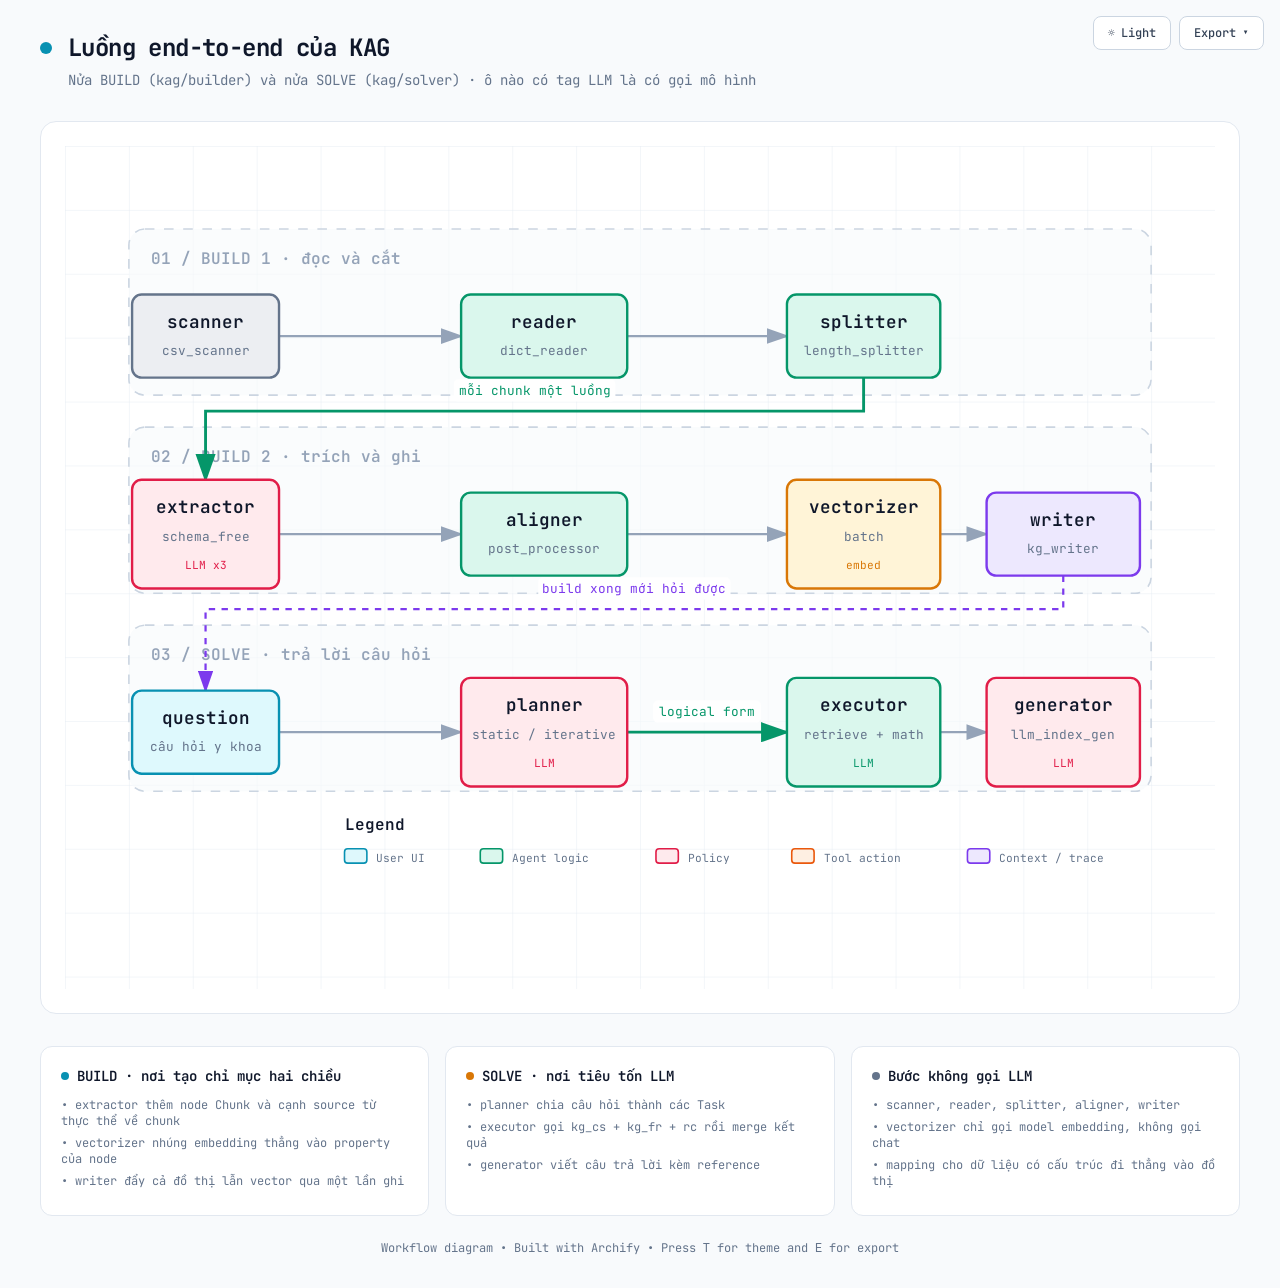
<file: sd3-luong-end-to-end.html>
<!DOCTYPE html>
<html lang="en" data-theme="dark">
<head>
  <meta charset="UTF-8">
  <meta name="viewport" content="width=device-width, initial-scale=1.0">
  <meta name="generator" content="archify 2.6.0">
  <title>Luồng end-to-end của KAG Diagram</title>
  <script>
    // Resolve the theme before first paint so light-preference users don't
    // see a dark flash. The toolbar script below re-applies with UI state.
    (function () {
      try {
        var theme = null;
        try {
          var param = new URLSearchParams(window.location.search).get('theme');
          if (param === 'light' || param === 'dark') theme = param;
        } catch (_) {}
        if (!theme) {
          try { theme = localStorage.getItem('archify-theme'); } catch (_) {}
        }
        if (theme !== 'light' && theme !== 'dark') {
          theme = window.matchMedia('(prefers-color-scheme: light)').matches ? 'light' : 'dark';
        }
        document.documentElement.setAttribute('data-theme', theme);
      } catch (_) {}
    })();
  </script>
  <!-- Async font load: a blackholed network must not block first paint.
       The body font stack falls back to system monospace until it lands. -->
  <link rel="preconnect" href="https://fonts.gstatic.com" crossorigin>
  <link href="https://fonts.googleapis.com/css2?family=JetBrains+Mono:wght@400;500;600;700&display=swap"
        rel="stylesheet" media="print" onload="this.media='all'">
  <noscript>
    <link href="https://fonts.googleapis.com/css2?family=JetBrains+Mono:wght@400;500;600;700&display=swap" rel="stylesheet">
  </noscript>
  <style>
    /* ==========================================================
       THEME VARIABLES — switch by toggling [data-theme] on <html>
       ========================================================== */
    :root,
    [data-theme="dark"] {
      --bg: #020617;
      --grid: #1e293b;
      --text: #ffffff;
      --text-muted: #94a3b8;
      --text-dim: #475569;
      /* UI chrome (menu hints, footer) needs more contrast than SVG .t-dim accents */
      --text-faint: #7d8da1;

      --panel: rgba(15, 23, 42, 0.5);
      --panel-border: #1e293b;
      --lane-fill: rgba(15, 23, 42, 0.22);
      --lane-stroke: #334155;

      --arrow: #64748b;
      --arrow-emphasis: #34d399;

      /* Opaque mask color used behind semi-transparent component fills
         so the arrows drawn underneath are properly hidden. */
      --mask: #0f172a;

      --frontend-fill:    rgba(8, 51, 68, 0.4);
      --frontend-stroke:  #22d3ee;
      --backend-fill:     rgba(6, 78, 59, 0.4);
      --backend-stroke:   #34d399;
      --database-fill:    rgba(76, 29, 149, 0.4);
      --database-stroke:  #a78bfa;
      --cloud-fill:       rgba(120, 53, 15, 0.3);
      --cloud-stroke:     #fbbf24;
      --security-fill:    rgba(136, 19, 55, 0.4);
      --security-stroke:  #fb7185;
      --messagebus-fill:  rgba(251, 146, 60, 0.3);
      --messagebus-stroke:#fb923c;
      --external-fill:    rgba(30, 41, 59, 0.5);
      --external-stroke:  #94a3b8;

      --toolbar-bg:       rgba(15, 23, 42, 0.8);
      --toolbar-border:   #334155;
      --toolbar-text:     #e2e8f0;
      --toolbar-hover:    rgba(15, 23, 42, 0.95);
      --toolbar-menu-bg:  #0f172a;
    }

    [data-theme="light"] {
      --bg: #f8fafc;
      --grid: #e2e8f0;
      --text: #0f172a;
      --text-muted: #64748b;
      --text-dim: #94a3b8;
      --text-faint: #64748b;

      --panel: #ffffff;
      --panel-border: #e2e8f0;
      --lane-fill: rgba(248, 250, 252, 0.65);
      --lane-stroke: #cbd5e1;

      --arrow: #94a3b8;
      --arrow-emphasis: #059669;

      --mask: #ffffff;

      --frontend-fill:    rgba(34, 211, 238, 0.15);
      --frontend-stroke:  #0891b2;
      --backend-fill:     rgba(52, 211, 153, 0.18);
      --backend-stroke:   #059669;
      --database-fill:    rgba(167, 139, 250, 0.2);
      --database-stroke:  #7c3aed;
      --cloud-fill:       rgba(251, 191, 36, 0.18);
      --cloud-stroke:     #d97706;
      --security-fill:    rgba(251, 113, 133, 0.15);
      --security-stroke:  #e11d48;
      --messagebus-fill:  rgba(251, 146, 60, 0.15);
      --messagebus-stroke:#ea580c;
      --external-fill:    rgba(148, 163, 184, 0.18);
      --external-stroke:  #64748b;

      --toolbar-bg:       rgba(255, 255, 255, 0.92);
      --toolbar-border:   #cbd5e1;
      --toolbar-text:     #334155;
      --toolbar-hover:    #ffffff;
      --toolbar-menu-bg:  #ffffff;
    }

    * { margin: 0; padding: 0; box-sizing: border-box; }

    body {
      font-family: 'JetBrains Mono', ui-monospace, SFMono-Regular, Menlo, Consolas, 'DejaVu Sans Mono', 'Liberation Mono', 'Noto Sans Mono CJK SC', 'PingFang SC', 'Hiragino Sans GB', 'Microsoft YaHei', monospace;
      background: var(--bg);
      min-height: 100vh;
      padding: 2rem;
      color: var(--text);
      transition: background 0.2s ease, color 0.2s ease;
    }

    .container { max-width: 1200px; margin: 0 auto; }

    .header { margin-bottom: 2rem; }

    .header-row {
      display: flex;
      align-items: center;
      gap: 1rem;
      margin-bottom: 0.5rem;
    }

    .pulse-dot {
      width: 12px;
      height: 12px;
      background: var(--frontend-stroke);
      border-radius: 50%;
      animation: pulse 2s infinite;
    }

    @keyframes pulse {
      0%, 100% { opacity: 1; }
      50% { opacity: 0.5; }
    }

    h1 {
      font-size: 1.5rem;
      font-weight: 700;
      letter-spacing: -0.025em;
    }

    .subtitle {
      color: var(--text-muted);
      font-size: 0.875rem;
      margin-left: 1.75rem;
    }

    .diagram-container {
      background: var(--panel);
      border-radius: 1rem;
      border: 1px solid var(--panel-border);
      padding: 1.5rem;
      overflow-x: auto;
    }

    svg {
      width: 100%;
      min-width: min(900px, 100%);
      display: block;
    }

    .cards {
      display: grid;
      grid-template-columns: repeat(auto-fit, minmax(280px, 1fr));
      gap: 1rem;
      margin-top: 2rem;
    }

    .card {
      background: var(--panel);
      border-radius: 0.75rem;
      border: 1px solid var(--panel-border);
      padding: 1.25rem;
    }

    .card-header {
      display: flex;
      align-items: center;
      gap: 0.5rem;
      margin-bottom: 0.75rem;
    }

    .card-dot {
      width: 8px;
      height: 8px;
      border-radius: 50%;
    }

    .card-dot.cyan     { background: var(--frontend-stroke); }
    .card-dot.emerald  { background: var(--backend-stroke); }
    .card-dot.violet   { background: var(--database-stroke); }
    .card-dot.amber    { background: var(--cloud-stroke); }
    .card-dot.rose     { background: var(--security-stroke); }
    .card-dot.orange   { background: var(--messagebus-stroke); }
    .card-dot.slate    { background: var(--external-stroke); }

    .card h3 { font-size: 0.875rem; font-weight: 600; color: var(--text); }

    .card ul {
      list-style: none;
      color: var(--text-muted);
      font-size: 0.75rem;
    }

    .card li { margin-bottom: 0.375rem; }

    .footer {
      text-align: center;
      margin-top: 1.5rem;
      color: var(--text-faint);
      font-size: 0.75rem;
    }

    /* ==========================================================
       Print stylesheet — hide interactive controls, force light,
       drop the grid so the diagram doesn't waste ink, use landscape
       so wide diagrams fit, pack summary cards into 2 columns to
       avoid an orphan card on a trailing page.
       ========================================================== */
    @page { size: landscape; margin: 1.5cm; }

    @media print {
      /* Force the FULL light palette — including component fills/strokes and
         lane/arrow colors — so printing from dark theme doesn't put neon
         strokes and translucent dark fills on white paper. */
      :root, [data-theme="dark"], [data-theme="light"] {
        --bg: #ffffff;
        --grid: transparent;
        --panel: #ffffff;
        --panel-border: #e2e8f0;
        --text: #0f172a;
        --text-muted: #475569;
        --text-dim: #94a3b8;
        --text-faint: #64748b;
        --mask: #ffffff;
        --lane-fill: rgba(248, 250, 252, 0.65);
        --lane-stroke: #cbd5e1;
        --arrow: #94a3b8;
        --arrow-emphasis: #059669;
        --frontend-fill:    rgba(34, 211, 238, 0.15);
        --frontend-stroke:  #0891b2;
        --backend-fill:     rgba(52, 211, 153, 0.18);
        --backend-stroke:   #059669;
        --database-fill:    rgba(167, 139, 250, 0.2);
        --database-stroke:  #7c3aed;
        --cloud-fill:       rgba(251, 191, 36, 0.18);
        --cloud-stroke:     #d97706;
        --security-fill:    rgba(251, 113, 133, 0.15);
        --security-stroke:  #e11d48;
        --messagebus-fill:  rgba(251, 146, 60, 0.15);
        --messagebus-stroke:#ea580c;
        --external-fill:    rgba(148, 163, 184, 0.18);
        --external-stroke:  #64748b;
      }
      body { background: #ffffff !important; padding: 0; }
      .container { max-width: none; }
      .toolbar, .archify-toast, .no-print { display: none !important; }
      .diagram-container, .card { box-shadow: none; border-color: #e2e8f0; }
      .cards { grid-template-columns: 1fr 1fr; }
      /* Ensure elements break sensibly across pages */
      .card { break-inside: avoid; page-break-inside: avoid; }
      .diagram-container { break-inside: avoid; page-break-inside: avoid; }
      h1, .subtitle { color: #0f172a; }
    }

    /* ==========================================================
       TOOLBAR (theme toggle + export menu)
       ========================================================== */
    .toolbar {
      position: fixed;
      top: 1rem;
      right: 1rem;
      display: flex;
      gap: 0.5rem;
      z-index: 100;
    }
    .toolbar button {
      background: var(--toolbar-bg);
      color: var(--toolbar-text);
      border: 1px solid var(--toolbar-border);
      padding: 0.5rem 0.875rem;
      border-radius: 0.5rem;
      font-family: inherit;
      font-size: 0.75rem;
      font-weight: 500;
      cursor: pointer;
      backdrop-filter: blur(8px);
      transition: background 0.15s, border-color 0.15s;
      display: inline-flex;
      align-items: center;
      gap: 0.375rem;
    }
    .toolbar button:hover {
      background: var(--toolbar-hover);
      border-color: var(--arrow);
    }
    .toolbar button:focus-visible {
      outline: 2px solid var(--frontend-stroke);
      outline-offset: 2px;
    }
    .toolbar .export-wrap { position: relative; }
    .toolbar .export-menu {
      position: absolute;
      top: calc(100% + 0.375rem);
      right: 0;
      background: var(--toolbar-menu-bg);
      border: 1px solid var(--toolbar-border);
      border-radius: 0.5rem;
      padding: 0.375rem;
      min-width: 160px;
      display: none;
      flex-direction: column;
      box-shadow: 0 4px 20px rgba(0,0,0,0.25);
    }
    .toolbar .export-menu.open { display: flex; }
    .toolbar .export-menu button {
      background: transparent;
      border: 0;
      justify-content: space-between;
      width: 100%;
      text-align: left;
      padding: 0.5rem 0.75rem;
    }
    .toolbar .export-menu button:hover {
      background: var(--toolbar-hover);
    }
    .toolbar .export-menu .hint {
      color: var(--text-faint);
      font-size: 0.625rem;
    }
    .toolbar .export-menu hr {
      border: 0;
      border-top: 1px solid var(--toolbar-border);
      margin: 0.25rem 0.375rem;
      opacity: 0.5;
    }

    /* Toast — brief feedback for actions like "copied" */
    .archify-toast {
      position: fixed;
      top: 1rem;
      left: 50%;
      transform: translateX(-50%) translateY(-8px);
      background: var(--toolbar-menu-bg);
      color: var(--text);
      border: 1px solid var(--toolbar-border);
      padding: 0.5rem 1rem;
      border-radius: 0.5rem;
      font-family: inherit;
      font-size: 0.75rem;
      opacity: 0;
      transition: opacity 0.2s, transform 0.2s;
      z-index: 200;
      pointer-events: none;
      box-shadow: 0 4px 20px rgba(0,0,0,0.25);
    }
    .archify-toast.show {
      opacity: 1;
      transform: translateX(-50%) translateY(0);
    }

    @media (max-width: 720px) {
      body { padding: 1rem; }
      .toolbar {
        position: static;
        justify-content: flex-end;
        margin-bottom: 1rem;
      }
      .header { margin-bottom: 1.25rem; }
      .header-row {
        gap: 0.75rem;
        align-items: flex-start;
      }
      h1 {
        font-size: 1.25rem;
        line-height: 1.25;
      }
      .subtitle {
        margin-left: 0;
        font-size: 0.8125rem;
        line-height: 1.55;
      }
      .diagram-container {
        padding: 0.75rem;
        border-radius: 0.75rem;
      }
      .cards {
        grid-template-columns: 1fr;
        margin-top: 1rem;
      }
    }

    /* ==========================================================
       SVG SEMANTIC CLASSES — use these instead of inline fill/stroke
       ========================================================== */
    .c-grid       { stroke: var(--grid); fill: none; }
    .c-mask       { fill: var(--mask); stroke: none; }

    .c-frontend   { fill: var(--frontend-fill);   stroke: var(--frontend-stroke); }
    .c-backend    { fill: var(--backend-fill);    stroke: var(--backend-stroke); }
    .c-database   { fill: var(--database-fill);   stroke: var(--database-stroke); }
    .c-cloud      { fill: var(--cloud-fill);      stroke: var(--cloud-stroke); }
    .c-security   { fill: var(--security-fill);   stroke: var(--security-stroke); }
    .c-messagebus { fill: var(--messagebus-fill); stroke: var(--messagebus-stroke); }
    .c-external   { fill: var(--external-fill);   stroke: var(--external-stroke); }

    /* Text helpers */
    .t-primary { fill: var(--text); }
    .t-muted   { fill: var(--text-muted); }
    .t-dim     { fill: var(--text-dim); }
    .t-frontend   { fill: var(--frontend-stroke); }
    .t-backend    { fill: var(--backend-stroke); }
    .t-database   { fill: var(--database-stroke); }
    .t-cloud      { fill: var(--cloud-stroke); }
    .t-security   { fill: var(--security-stroke); }
    .t-messagebus { fill: var(--messagebus-stroke); }
    .t-external   { fill: var(--external-stroke); }

    /* Arrows */
    .a-default   { stroke: var(--arrow); fill: none; }
    .a-emphasis  { stroke: var(--arrow-emphasis); fill: none; }
    .a-security  { stroke: var(--security-stroke); fill: none; stroke-dasharray: 5,5; }
    .a-dashed    { stroke: var(--database-stroke); fill: none; stroke-dasharray: 4,4; }

    /* Arrowhead markers reference these */
    .m-default   { fill: var(--arrow); }
    .m-emphasis  { fill: var(--arrow-emphasis); }
    .m-security  { fill: var(--security-stroke); }
    .m-dashed    { fill: var(--database-stroke); }

    /* Dashed boundary variants */
    .c-security-group { fill: transparent; stroke: var(--security-stroke); stroke-dasharray: 4,4; }
    .c-region         { fill: rgba(251, 191, 36, 0.05); stroke: var(--cloud-stroke); stroke-dasharray: 8,4; }
    .c-lane           { fill: var(--lane-fill); stroke: var(--lane-stroke); stroke-dasharray: 6,6; }
  </style>
</head>
<body>
  <!-- Toolbar: theme toggle + export menu (present on every generated diagram)
       Keyboard: T toggles theme, E opens export menu (when no input focused) -->
  <div class="toolbar" role="toolbar" aria-label="Diagram actions">
    <button id="btn-theme" type="button"
            title="Toggle theme (T)"
            aria-label="Toggle color theme"
            aria-pressed="false">
      <span id="theme-icon" aria-hidden="true">&#9790;</span>
      <span id="theme-label">Dark</span>
    </button>
    <div class="export-wrap">
      <button id="btn-export" type="button"
              title="Export diagram (E)"
              aria-label="Export diagram"
              aria-haspopup="menu"
              aria-expanded="false"
              aria-controls="export-menu">
        Export <span aria-hidden="true">&#9662;</span>
      </button>
      <div class="export-menu" id="export-menu" role="menu" aria-label="Export">
        <button data-action="copy"  type="button" role="menuitem" tabindex="-1">Copy to clipboard <span class="hint">PNG</span></button>
        <hr role="separator">
        <button data-format="png"   type="button" role="menuitem" tabindex="-1">Download PNG</button>
        <button data-format="jpeg"  type="button" role="menuitem" tabindex="-1">Download JPEG</button>
        <button data-format="webp"  type="button" role="menuitem" tabindex="-1">Download WebP</button>
        <hr role="separator">
        <button data-format="svg"   type="button" role="menuitem" tabindex="-1">Download SVG <span class="hint">vector</span></button>
      </div>
    </div>
  </div>

  <div class="container">
    <!-- Header -->
    <div class="header">
      <div class="header-row">
        <div class="pulse-dot"></div>
        <h1>Luồng end-to-end của KAG</h1>
      </div>
      <p class="subtitle">Nửa BUILD (kag/builder) và nửa SOLVE (kag/solver) · ô nào có tag LLM là có gọi mô hình</p>
    </div>

    <!-- Main Diagram -->
    <div class="diagram-container">
      <svg viewBox="0 0 720 528" role="img" aria-label="Luồng end-to-end của KAG — Nửa BUILD (kag/builder) và nửa SOLVE (kag/solver) · ô nào có tag LLM là có gọi mô hình (workflow diagram)">
        <!-- Definitions -->
        <defs>
          <marker id="arrowhead" markerWidth="10" markerHeight="7" refX="9" refY="3.5" orient="auto">
            <polygon points="0 0, 10 3.5, 0 7" class="m-default" />
          </marker>
          <marker id="arrowhead-emphasis" markerWidth="10" markerHeight="7" refX="9" refY="3.5" orient="auto">
            <polygon points="0 0, 10 3.5, 0 7" class="m-emphasis" />
          </marker>
          <marker id="arrowhead-security" markerWidth="10" markerHeight="7" refX="9" refY="3.5" orient="auto">
            <polygon points="0 0, 10 3.5, 0 7" class="m-security" />
          </marker>
          <marker id="arrowhead-dashed" markerWidth="10" markerHeight="7" refX="9" refY="3.5" orient="auto">
            <polygon points="0 0, 10 3.5, 0 7" class="m-dashed" />
          </marker>
          <pattern id="grid" width="40" height="40" patternUnits="userSpaceOnUse">
            <path d="M 40 0 L 0 0 0 40" class="c-grid" stroke-width="0.5"/>
          </pattern>
        </defs>

        <!-- Background Grid -->
        <rect width="100%" height="100%" fill="url(#grid)" />

        <!-- Swimlanes -->
        <rect x="40" y="52" width="640" height="104" rx="10" class="c-lane" stroke-width="1"/>
        <text x="54" y="74" class="t-dim" font-size="10" font-weight="600">01 / BUILD 1 · đọc và cắt</text>

        <rect x="40" y="176" width="640" height="104" rx="10" class="c-lane" stroke-width="1"/>
        <text x="54" y="198" class="t-dim" font-size="10" font-weight="600">02 / BUILD 2 · trích và ghi</text>

        <rect x="40" y="300" width="640" height="104" rx="10" class="c-lane" stroke-width="1"/>
        <text x="54" y="322" class="t-dim" font-size="10" font-weight="600">03 / SOLVE · trả lời câu hỏi</text>

        <!-- Edge paths -->
        <path d="M 134 119 L 248 119" class="a-default" stroke-width="1.4" marker-end="url(#arrowhead)"/>
        <path d="M 352 119 L 452 119" class="a-default" stroke-width="1.4" marker-end="url(#arrowhead)"/>
        <path d="M 500 145 L 500 166 L 88 166 L 88 209" class="a-emphasis" stroke-width="1.8" marker-end="url(#arrowhead-emphasis)"/>
        <path d="M 134 243 L 248 243" class="a-default" stroke-width="1.4" marker-end="url(#arrowhead)"/>
        <path d="M 352 243 L 452 243" class="a-default" stroke-width="1.4" marker-end="url(#arrowhead)"/>
        <path d="M 548 243 L 577 243" class="a-default" stroke-width="1.4" marker-end="url(#arrowhead)"/>
        <path d="M 625 269 L 625 290 L 88 290 L 88 341" class="a-dashed" stroke-width="1.4" marker-end="url(#arrowhead-dashed)"/>
        <path d="M 134 367 L 248 367" class="a-default" stroke-width="1.4" marker-end="url(#arrowhead)"/>
        <path d="M 352 367 L 452 367" class="a-emphasis" stroke-width="1.8" marker-end="url(#arrowhead-emphasis)"/>
        <path d="M 548 367 L 577 367" class="a-default" stroke-width="1.4" marker-end="url(#arrowhead)"/>

        <!-- Nodes -->
        <rect x="42" y="93" width="92" height="52" rx="6" class="c-mask"/>
        <rect x="42" y="93" width="92" height="52" rx="6" class="c-external" stroke-width="1.5"/>
        <text x="88" y="114" class="t-primary" font-size="11" font-weight="600" text-anchor="middle">scanner</text>
        <text x="88" y="131" class="t-muted" font-size="8" text-anchor="middle">csv_scanner</text>

        <rect x="248" y="93" width="104" height="52" rx="6" class="c-mask"/>
        <rect x="248" y="93" width="104" height="52" rx="6" class="c-backend" stroke-width="1.5"/>
        <text x="300" y="114" class="t-primary" font-size="11" font-weight="600" text-anchor="middle">reader</text>
        <text x="300" y="131" class="t-muted" font-size="8" text-anchor="middle">dict_reader</text>

        <rect x="452" y="93" width="96" height="52" rx="6" class="c-mask"/>
        <rect x="452" y="93" width="96" height="52" rx="6" class="c-backend" stroke-width="1.5"/>
        <text x="500" y="114" class="t-primary" font-size="11" font-weight="600" text-anchor="middle">splitter</text>
        <text x="500" y="131" class="t-muted" font-size="8" text-anchor="middle">length_splitter</text>

        <rect x="42" y="209" width="92" height="68" rx="6" class="c-mask"/>
        <rect x="42" y="209" width="92" height="68" rx="6" class="c-security" stroke-width="1.5"/>
        <text x="88" y="230" class="t-primary" font-size="11" font-weight="600" text-anchor="middle">extractor</text>
        <text x="88" y="247" class="t-muted" font-size="8" text-anchor="middle">schema_free</text>
        <text x="88" y="265" class="t-security" font-size="7" text-anchor="middle">LLM x3</text>

        <rect x="248" y="217" width="104" height="52" rx="6" class="c-mask"/>
        <rect x="248" y="217" width="104" height="52" rx="6" class="c-backend" stroke-width="1.5"/>
        <text x="300" y="238" class="t-primary" font-size="11" font-weight="600" text-anchor="middle">aligner</text>
        <text x="300" y="255" class="t-muted" font-size="8" text-anchor="middle">post_processor</text>

        <rect x="452" y="209" width="96" height="68" rx="6" class="c-mask"/>
        <rect x="452" y="209" width="96" height="68" rx="6" class="c-cloud" stroke-width="1.5"/>
        <text x="500" y="230" class="t-primary" font-size="11" font-weight="600" text-anchor="middle">vectorizer</text>
        <text x="500" y="247" class="t-muted" font-size="8" text-anchor="middle">batch</text>
        <text x="500" y="265" class="t-cloud" font-size="7" text-anchor="middle">embed</text>

        <rect x="577" y="217" width="96" height="52" rx="6" class="c-mask"/>
        <rect x="577" y="217" width="96" height="52" rx="6" class="c-database" stroke-width="1.5"/>
        <text x="625" y="238" class="t-primary" font-size="11" font-weight="600" text-anchor="middle">writer</text>
        <text x="625" y="255" class="t-muted" font-size="8" text-anchor="middle">kg_writer</text>

        <rect x="42" y="341" width="92" height="52" rx="6" class="c-mask"/>
        <rect x="42" y="341" width="92" height="52" rx="6" class="c-frontend" stroke-width="1.5"/>
        <text x="88" y="362" class="t-primary" font-size="11" font-weight="600" text-anchor="middle">question</text>
        <text x="88" y="379" class="t-muted" font-size="8" text-anchor="middle">câu hỏi y khoa</text>

        <rect x="248" y="333" width="104" height="68" rx="6" class="c-mask"/>
        <rect x="248" y="333" width="104" height="68" rx="6" class="c-security" stroke-width="1.5"/>
        <text x="300" y="354" class="t-primary" font-size="11" font-weight="600" text-anchor="middle">planner</text>
        <text x="300" y="371" class="t-muted" font-size="8" text-anchor="middle">static / iterative</text>
        <text x="300" y="389" class="t-security" font-size="7" text-anchor="middle">LLM</text>

        <rect x="452" y="333" width="96" height="68" rx="6" class="c-mask"/>
        <rect x="452" y="333" width="96" height="68" rx="6" class="c-backend" stroke-width="1.5"/>
        <text x="500" y="354" class="t-primary" font-size="11" font-weight="600" text-anchor="middle">executor</text>
        <text x="500" y="371" class="t-muted" font-size="8" text-anchor="middle">retrieve + math</text>
        <text x="500" y="389" class="t-backend" font-size="7" text-anchor="middle">LLM</text>

        <rect x="577" y="333" width="96" height="68" rx="6" class="c-mask"/>
        <rect x="577" y="333" width="96" height="68" rx="6" class="c-security" stroke-width="1.5"/>
        <text x="625" y="354" class="t-primary" font-size="11" font-weight="600" text-anchor="middle">generator</text>
        <text x="625" y="371" class="t-muted" font-size="8" text-anchor="middle">llm_index_gen</text>
        <text x="625" y="389" class="t-security" font-size="7" text-anchor="middle">LLM</text>

        <!-- Edge labels -->


        <rect x="243.4" y="146" width="101.2" height="14" rx="3" class="c-mask"/>
        <text x="294" y="156" class="t-backend" font-size="8" text-anchor="middle">mỗi chunk một luồng</text>



        <rect x="296.3" y="270" width="120.39999999999999" height="14" rx="3" class="c-mask"/>
        <text x="356.5" y="280" class="t-database" font-size="8" text-anchor="middle">build xong mới hỏi được</text>

        <rect x="368.2" y="347" width="67.6" height="14" rx="3" class="c-mask"/>
        <text x="402" y="357" class="t-backend" font-size="8" text-anchor="middle">logical form</text>


        <!-- Legend -->
        <text x="175" y="428" class="t-primary" font-size="10" font-weight="600">Legend</text>
        <rect x="175" y="440" width="14" height="9" rx="2" class="c-frontend" stroke-width="1"/>
        <text x="195" y="448" class="t-muted" font-size="7">User UI</text>
        <rect x="260" y="440" width="14" height="9" rx="2" class="c-backend" stroke-width="1"/>
        <text x="280" y="448" class="t-muted" font-size="7">Agent logic</text>
        <rect x="370" y="440" width="14" height="9" rx="2" class="c-security" stroke-width="1"/>
        <text x="390" y="448" class="t-muted" font-size="7">Policy</text>
        <rect x="455" y="440" width="14" height="9" rx="2" class="c-messagebus" stroke-width="1"/>
        <text x="475" y="448" class="t-muted" font-size="7">Tool action</text>
        <rect x="565" y="440" width="14" height="9" rx="2" class="c-database" stroke-width="1"/>
        <text x="585" y="448" class="t-muted" font-size="7">Context / trace</text>
      </svg>
    </div>

    <!-- Info Cards -->
    <div class="cards">
      <div class="card">
        <div class="card-header">
          <div class="card-dot cyan"></div>
          <h3>BUILD · nơi tạo chỉ mục hai chiều</h3>
        </div>
        <ul>
          <li>&bull; extractor thêm node Chunk và cạnh source từ thực thể về chunk</li>
          <li>&bull; vectorizer nhúng embedding thẳng vào property của node</li>
          <li>&bull; writer đẩy cả đồ thị lẫn vector qua một lần ghi</li>
        </ul>
      </div>

      <div class="card">
        <div class="card-header">
          <div class="card-dot amber"></div>
          <h3>SOLVE · nơi tiêu tốn LLM</h3>
        </div>
        <ul>
          <li>&bull; planner chia câu hỏi thành các Task</li>
          <li>&bull; executor gọi kg_cs + kg_fr + rc rồi merge kết quả</li>
          <li>&bull; generator viết câu trả lời kèm reference</li>
        </ul>
      </div>

      <div class="card">
        <div class="card-header">
          <div class="card-dot slate"></div>
          <h3>Bước không gọi LLM</h3>
        </div>
        <ul>
          <li>&bull; scanner, reader, splitter, aligner, writer</li>
          <li>&bull; vectorizer chỉ gọi model embedding, không gọi chat</li>
          <li>&bull; mapping cho dữ liệu có cấu trúc đi thẳng vào đồ thị</li>
        </ul>
      </div>
    </div>

    <!-- Footer -->
    <p class="footer">
      Workflow diagram &bull; Built with Archify<span class="no-print"> &bull; Press <kbd>T</kbd> for theme and <kbd>E</kbd> for export</span>
    </p>
  </div>

  <script>
    /* ============================================================
       Theme toggle — persists to localStorage, respects system pref
       ============================================================ */
    var Archify = {};

    Archify.theme = (function () {
      var STORAGE_KEY = 'archify-theme';
      var html = document.documentElement;
      var btn = document.getElementById('btn-theme');
      var icon = document.getElementById('theme-icon');
      var label = document.getElementById('theme-label');

      // localStorage can throw (blocked cookies, sandboxed iframes); the whole
      // script element dies on an uncaught error, so guard every access.
      function readStored() {
        try { return localStorage.getItem(STORAGE_KEY); } catch (_) { return null; }
      }
      function writeStored(value) {
        try { localStorage.setItem(STORAGE_KEY, value); } catch (_) {}
      }
      function urlOverride() {
        // URL param wins (useful for deterministic screenshots / share links)
        try {
          var param = new URLSearchParams(window.location.search).get('theme');
          if (param === 'light' || param === 'dark') return param;
        } catch (_) {}
        return null;
      }

      function resolveInitial() {
        var fromUrl = urlOverride();
        if (fromUrl) return fromUrl;
        var saved = readStored();
        if (saved === 'light' || saved === 'dark') return saved;
        return window.matchMedia('(prefers-color-scheme: light)').matches ? 'light' : 'dark';
      }

      function apply(theme) {
        html.setAttribute('data-theme', theme);
        icon.textContent = theme === 'dark' ? '\u263E' : '\u263C';
        label.textContent = theme === 'dark' ? 'Dark' : 'Light';
        btn.setAttribute('aria-pressed', theme === 'light' ? 'true' : 'false');
      }

      function toggle() {
        var next = html.getAttribute('data-theme') === 'dark' ? 'light' : 'dark';
        apply(next);
        writeStored(next);
      }

      apply(resolveInitial());
      btn.addEventListener('click', toggle);

      // Follow live OS theme changes while the user has no explicit preference.
      try {
        var media = window.matchMedia('(prefers-color-scheme: light)');
        var onChange = function (e) {
          var saved = readStored();
          if (urlOverride() || saved === 'light' || saved === 'dark') return;
          apply(e.matches ? 'light' : 'dark');
        };
        if (media.addEventListener) media.addEventListener('change', onChange);
        else if (media.addListener) media.addListener(onChange);
      } catch (_) {}

      return { toggle: toggle };
    })();

    /* ============================================================
       Export — PNG / JPEG / WebP / SVG (download) and Copy PNG (clipboard)

       Raster exports are always rendered at 4x source resolution for
       maximum sharpness. The trick: we set the serialized SVG's
       `width`/`height` to viewBox * 4 so the browser rasterizes the
       vectors at that resolution natively. drawImage then draws at
       the image's natural size (no upscaling = no blur).

       JPEG/WebP paint the current theme's background explicitly since
       those formats have no alpha channel.
       ============================================================ */
    (function () {
      var RASTER_SCALE = 4;

      function diagramFilename() {
        var title = (document.title || 'diagram')
          .replace(/\s+Architecture(\s+Diagram)?$/i, '')
          .replace(/\s+Diagram$/i, '')
          .trim();
        return title.replace(/[^a-z0-9_\-]+/gi, '-')
                    .toLowerCase()
                    .replace(/^-+|-+$/g, '') || 'diagram';
      }

      function currentBg() {
        return getComputedStyle(document.body).backgroundColor || '#ffffff';
      }

      /**
       * Serialize the main SVG into a standalone document.
       *
       * Two modes:
       * - Default (opts.autoTheme=false) — locks the serialized SVG to the
       *   viewer's current theme. Used by the raster pipeline
       *   (PNG/JPEG/WebP/clipboard) because canvas rasterization needs
       *   deterministic colors; a raster cannot react to
       *   prefers-color-scheme after encoding.
       * - autoTheme=true — emits BOTH dark and light variable sets plus a
       *   `@media (prefers-color-scheme)` rule so the resulting SVG
       *   self-themes when embedded in GitHub READMEs or other hosts that
       *   expose a color scheme. Used for "Download SVG".
       */
      function serializeSvg(scale, opts) {
        // scale: integer multiplier for intrinsic SVG pixel dimensions used by
        // the raster path. Defaults to 1 (natural size) for SVG download.
        scale = scale || 1;
        opts = opts || {};
        var autoTheme = opts.autoTheme === true;

        var svg = document.querySelector('.diagram-container svg');
        var clone = svg.cloneNode(true);

        var vb = svg.viewBox.baseVal;
        // Scale width/height so the browser rasterizes the vectors at target
        // resolution directly. viewBox stays unchanged so coordinates don't
        // shift. This is the key to sharp rasters — do NOT scale later via
        // canvas upscaling.
        clone.setAttribute('width', vb.width * scale);
        clone.setAttribute('height', vb.height * scale);
        clone.setAttribute('xmlns', 'http://www.w3.org/2000/svg');

        // Only the SVG-relevant rules: semantic classes, markers, and the
        // theme variable blocks. Toolbar/cards/print CSS can never apply
        // inside a standalone SVG and would only bloat the export.
        var hostStyle = (function () {
          var out = [];
          Array.prototype.forEach.call(document.styleSheets, function (sheet) {
            var rules;
            try { rules = sheet.cssRules; } catch (_) { return; } // cross-origin
            if (!rules) return;
            Array.prototype.forEach.call(rules, function (rule) {
              if (rule.type !== 1) return; // plain style rules only
              var sel = rule.selectorText || '';
              if (/(^|,)\s*(svg|:root|\[data-theme|\.c-|\.t-|\.a-|\.m-)/.test(sel)) {
                out.push(rule.cssText);
              }
            });
          });
          return out.join('\n');
        })();

        // Derive the variable list from the stylesheet so newly added theme
        // variables can never be missed by the export pipeline again
        // (--lane-fill/--lane-stroke once were).
        var varNames = (function () {
          var seen = {};
          var names = [];
          (hostStyle.match(/--[a-zA-Z0-9-]+(?=\s*:)/g) || []).forEach(function (n) {
            if (!seen[n]) { seen[n] = true; names.push(n); }
          });
          return names;
        })();

        // Resolve the full variable set for a given data-theme via an
        // off-DOM probe, independent of what the viewer is currently set to.
        function resolveVars(themeAttr) {
          var probe = document.createElement('div');
          probe.setAttribute('data-theme', themeAttr);
          probe.style.cssText = 'position:absolute;width:0;height:0;visibility:hidden;';
          document.body.appendChild(probe);
          try {
            var c = getComputedStyle(probe);
            return varNames.map(function (n) {
              return n + ': ' + c.getPropertyValue(n).trim() + ';';
            }).join(' ');
          } finally {
            document.body.removeChild(probe);
          }
        }

        // Prepend a local()-only @font-face block for each weight so that the
        // sandboxed image-rendering context used during PNG/JPEG/WebP export
        // can find JetBrains Mono if the user has it installed locally, and
        // falls through cleanly to the monospace stack otherwise. The usual
        // Google-Fonts <link> in the host document is unreachable from the
        // serialized SVG, so url()-sourced faces would just hang.
        var fontFallback = [400, 500, 600, 700].map(function (w) {
          return "@font-face { font-family: 'JetBrains Mono'; font-weight: " + w +
                 "; src: local('JetBrains Mono'), local('JetBrainsMono-Regular'); }";
        }).join('\n');

        var style = document.createElementNS('http://www.w3.org/2000/svg', 'style');
        var bgRect = document.createElementNS('http://www.w3.org/2000/svg', 'rect');
        bgRect.setAttribute('width', '100%');
        bgRect.setAttribute('height', '100%');

        if (autoTheme) {
          // Dual-theme SVG. Dark is the default (so hosts without
          // prefers-color-scheme still render), light swaps in via media
          // query, and svg[data-theme="..."] still lets downstream
          // consumers force a specific theme.
          var darkVars = resolveVars('dark');
          var lightVars = resolveVars('light');

          style.textContent =
            fontFallback + "\n" +
            "svg { font-family: 'JetBrains Mono', ui-monospace, SFMono-Regular, Menlo, Consolas, 'DejaVu Sans Mono', 'Liberation Mono', 'Noto Sans Mono CJK SC', 'PingFang SC', 'Hiragino Sans GB', 'Microsoft YaHei', monospace; }\n" +
            hostStyle + "\n" +
            ":root, svg { " + darkVars + " }\n" +
            "@media (prefers-color-scheme: light) { :root, svg { " + lightVars + " } }\n" +
            "svg[data-theme=\"light\"] { " + lightVars + " }\n" +
            "svg[data-theme=\"dark\"] { " + darkVars + " }\n" +
            "rect.c-bg-rect { fill: var(--bg); }\n";

          // Don't lock the serialized SVG to the viewer's current theme.
          clone.removeAttribute('data-theme');
          // Background follows the CSS variable, not a fixed color, so it
          // swaps with the media query.
          bgRect.setAttribute('class', 'c-bg-rect');
        } else {
          // Raster path: lock to the viewer's current theme.
          var theme = document.documentElement.getAttribute('data-theme') || 'dark';
          var themeHost = document.querySelector('[data-theme="' + theme + '"]') || document.documentElement;
          var computed = getComputedStyle(themeHost);
          var vars = varNames.map(function (n) {
            return n + ': ' + computed.getPropertyValue(n).trim() + ';';
          }).join(' ');

          // IMPORTANT: inject the resolved variables AFTER hostStyle,
          // otherwise hostStyle's ":root, [data-theme=\"dark\"] { ... }" rule
          // overrides our chosen theme via later-in-cascade equal-specificity.
          // Keep this order.
          style.textContent =
            fontFallback + "\n" +
            "svg { font-family: 'JetBrains Mono', ui-monospace, SFMono-Regular, Menlo, Consolas, 'DejaVu Sans Mono', 'Liberation Mono', 'Noto Sans Mono CJK SC', 'PingFang SC', 'Hiragino Sans GB', 'Microsoft YaHei', monospace; }\n" +
            hostStyle + "\n" +
            ":root, svg { " + vars + " }\n";

          bgRect.setAttribute('fill', computed.getPropertyValue('--bg').trim() || '#ffffff');
        }

        clone.insertBefore(style, clone.firstChild);
        clone.insertBefore(bgRect, style.nextSibling);

        return {
          svgString: new XMLSerializer().serializeToString(clone),
          width: vb.width * scale,
          height: vb.height * scale
        };
      }

      function download(blob, filename) {
        var url = URL.createObjectURL(blob);
        var a = document.createElement('a');
        a.href = url;
        a.download = filename;
        document.body.appendChild(a);
        a.click();
        a.remove();
        setTimeout(function () { URL.revokeObjectURL(url); }, 1000);
      }

      // Conservative upper bound on total canvas pixels. Older Safari on iOS
      // silently produces a blank canvas above ~16 Mpx; Chrome / Firefox /
      // desktop Safari are far higher but start failing on memory-constrained
      // devices. We pick the largest integer scale in {4,3,2,1} whose target
      // pixel count fits under this cap.
      var MAX_CANVAS_PIXELS = 16 * 1024 * 1024;

      function pickSafeScale(vbW, vbH) {
        for (var s = RASTER_SCALE; s >= 1; s--) {
          if (vbW * s * vbH * s <= MAX_CANVAS_PIXELS) return s;
        }
        return 1;
      }

      function rasterize(format) {
        // Serialize at a safe scale (RASTER_SCALE=4 by default, reduced if the
        // resulting canvas would exceed MAX_CANVAS_PIXELS). The SVG itself is
        // rasterized at target resolution natively; drawImage draws at natural
        // size — no upsampling blur.
        var svg = document.querySelector('.diagram-container svg');
        var vb = svg.viewBox.baseVal;
        var scale = pickSafeScale(vb.width, vb.height);
        var data = serializeSvg(scale);
        var svgBlob = new Blob([data.svgString], { type: 'image/svg+xml;charset=utf-8' });
        var svgUrl = URL.createObjectURL(svgBlob);

        return new Promise(function (resolve, reject) {
          var img = new Image();
          img.onload = function () {
            var canvas = document.createElement('canvas');
            canvas.width = data.width;
            canvas.height = data.height;
            var ctx = canvas.getContext('2d');
            if (format === 'jpeg') {
              ctx.fillStyle = currentBg();
              ctx.fillRect(0, 0, canvas.width, canvas.height);
            }
            // Draw at natural size — SVG was already rasterized at target res.
            ctx.drawImage(img, 0, 0);
            URL.revokeObjectURL(svgUrl);
            var mime = format === 'jpeg' ? 'image/jpeg' :
                       format === 'webp' ? 'image/webp' : 'image/png';
            var quality = format === 'png' ? undefined : 0.95;
            canvas.toBlob(function (blob) {
              if (!blob) reject(new Error('toBlob returned null for ' + format));
              else resolve(blob);
            }, mime, quality);
          };
          img.onerror = function (e) {
            URL.revokeObjectURL(svgUrl);
            reject(e);
          };
          img.src = svgUrl;
        });
      }

      var menu = document.getElementById('export-menu');
      var btn = document.getElementById('btn-export');
      var items = function () {
        return Array.prototype.slice.call(menu.querySelectorAll('button[role="menuitem"]'));
      };

      // ---- Clipboard support ----------------------------------------------
      function canCopyImage() {
        return typeof ClipboardItem !== 'undefined' &&
               navigator.clipboard &&
               typeof navigator.clipboard.write === 'function';
      }

      // ---- Raster format detection ----------------------------------------
      // canvas.toBlob('image/webp') silently returns a PNG on browsers without
      // WebP encoding (older Safari), so detect explicitly.
      function supports(format) {
        if (format === 'svg' || format === 'png') return true;
        var mime = format === 'jpeg' ? 'image/jpeg' : 'image/webp';
        try {
          var c = document.createElement('canvas');
          c.width = c.height = 2;
          return c.toDataURL(mime).indexOf('data:' + mime) === 0;
        } catch (_) { return false; }
      }

      // Gray out unsupported items.
      items().forEach(function (it) {
        if (it.dataset.format && !supports(it.dataset.format)) {
          it.disabled = true;
          it.title = 'Not supported by this browser';
          it.style.opacity = '0.5';
        }
        if (it.dataset.action === 'copy' && !canCopyImage()) {
          it.disabled = true;
          it.title = 'Clipboard image write not supported by this browser';
          it.style.opacity = '0.5';
        }
      });

      // ---- Toast ----------------------------------------------------------
      // A live region only announces CHANGES to an existing node, so the toast
      // element is created once up front and updated in place.
      var toastEl = document.createElement('div');
      toastEl.className = 'archify-toast';
      toastEl.setAttribute('role', 'status');
      document.body.appendChild(toastEl);
      var toastTimer = null;

      function toast(msg) {
        toastEl.textContent = '';
        requestAnimationFrame(function () {
          toastEl.textContent = msg;
          toastEl.classList.add('show');
        });
        clearTimeout(toastTimer);
        toastTimer = setTimeout(function () { toastEl.classList.remove('show'); }, 1500);
      }

      function open(focusLast) {
        menu.classList.add('open');
        btn.setAttribute('aria-expanded', 'true');
        var available = items().filter(function (i) { return !i.disabled; });
        var target = focusLast ? available[available.length - 1] : available[0];
        if (target) target.focus();
      }
      function close(focusTrigger) {
        menu.classList.remove('open');
        btn.setAttribute('aria-expanded', 'false');
        if (focusTrigger) btn.focus();
      }
      function isOpen() { return menu.classList.contains('open'); }

      btn.addEventListener('click', function (e) {
        e.stopPropagation();
        if (isOpen()) close(false);
        else open();
      });
      // APG menu-button pattern: ArrowDown/ArrowUp on the trigger opens the menu.
      btn.addEventListener('keydown', function (e) {
        if (e.key === 'ArrowDown' || e.key === 'ArrowUp') {
          e.preventDefault();
          if (!isOpen()) open(e.key === 'ArrowUp');
        }
      });
      document.addEventListener('click', function (e) {
        if (!menu.contains(e.target) && e.target !== btn) close(false);
      });

      // Keyboard navigation inside the menu.
      //   Menu items: Up/Down, Home/End.
      //   Esc closes + returns focus to trigger; Tab closes.
      menu.addEventListener('keydown', function (e) {
        if (e.key === 'Escape') { e.preventDefault(); close(true); return; }
        if (e.key === 'Tab')    { close(false); return; }

        var available = items().filter(function (i) { return !i.disabled; });
        var current = available.indexOf(document.activeElement);
        switch (e.key) {
          case 'ArrowDown':
            e.preventDefault();
            if (available.length) available[(current + 1 + available.length) % available.length].focus();
            break;
          case 'ArrowUp':
            e.preventDefault();
            if (available.length) available[(current - 1 + available.length) % available.length].focus();
            break;
          case 'Home':
            e.preventDefault();
            if (available[0]) available[0].focus();
            break;
          case 'End':
            e.preventDefault();
            if (available.length) available[available.length - 1].focus();
            break;
        }
      });

      function runExport(format) {
        var base = diagramFilename();
        close(true);
        return (format === 'svg'
          ? Promise.resolve(serializeSvg(1, { autoTheme: true })).then(function (d) {
              download(new Blob([d.svgString], { type: 'image/svg+xml;charset=utf-8' }), base + '.svg');
            })
          : rasterize(format).then(function (blob) {
              download(blob, base + '.' + format);
            })
        ).catch(function (err) {
          console.error(err);
          alert('Export failed: ' + (err && err.message ? err.message : format));
        });
      }

      function runCopy() {
        close(true);
        if (!canCopyImage()) {
          alert('Clipboard image write not supported in this browser.');
          return;
        }
        // WebKit requires ClipboardItem to be constructed synchronously inside
        // the user gesture — pass the pending Promise<Blob> as the item value.
        // Browsers that reject promise values throw synchronously; fall back
        // to awaiting the blob first (works in Chromium/Firefox).
        var blobPromise = rasterize('png');
        var writePromise;
        try {
          writePromise = navigator.clipboard.write([new ClipboardItem({ 'image/png': blobPromise })]);
        } catch (_) {
          writePromise = blobPromise.then(function (blob) {
            return navigator.clipboard.write([new ClipboardItem({ 'image/png': blob })]);
          });
        }
        return writePromise.then(function () {
          toast('Copied PNG to clipboard');
        }).catch(function (err) {
          console.error(err);
          alert('Copy failed: ' + (err && err.message ? err.message : 'unknown'));
        });
      }

      menu.addEventListener('click', function (e) {
        var copyBtn = e.target.closest('button[data-action="copy"]');
        if (copyBtn && !copyBtn.disabled) { runCopy(); return; }

        var formatBtn = e.target.closest('button[data-format]');
        if (formatBtn && !formatBtn.disabled) { runExport(formatBtn.dataset.format); }
      });

      Archify.exportMenu = { open: open, close: close, isOpen: isOpen, run: runExport };

      // Auto-open on page load for demo/screenshot purposes: ?openExport=1
      // Wait for fonts (so the menu doesn't flash before typography lands)
      // and paint before opening. Fallback timeout for browsers without the
      // Font Loading API.
      try {
        if (new URLSearchParams(window.location.search).get('openExport') === '1') {
          var openWhenReady = function () {
            requestAnimationFrame(function () { requestAnimationFrame(open); });
          };
          if (document.fonts && document.fonts.ready) {
            document.fonts.ready.then(openWhenReady);
          } else {
            setTimeout(openWhenReady, 200);
          }
        }
      } catch (_) {}
    })();

    /* ============================================================
       Global keyboard shortcuts
         T -> toggle theme
         E -> open export menu
       Ignored when focus is inside an input/textarea/contenteditable.
       ============================================================ */
    document.addEventListener('keydown', function (e) {
      if (e.metaKey || e.ctrlKey || e.altKey) return;
      var t = e.target;
      if (t && (t.tagName === 'INPUT' || t.tagName === 'TEXTAREA' || t.isContentEditable)) return;
      if (e.key === 't' || e.key === 'T') {
        e.preventDefault();
        Archify.theme.toggle();
      } else if (e.key === 'e' || e.key === 'E') {
        e.preventDefault();
        if (!Archify.exportMenu.isOpen()) Archify.exportMenu.open();
      }
    });
  </script>
</body>
</html>
</file>
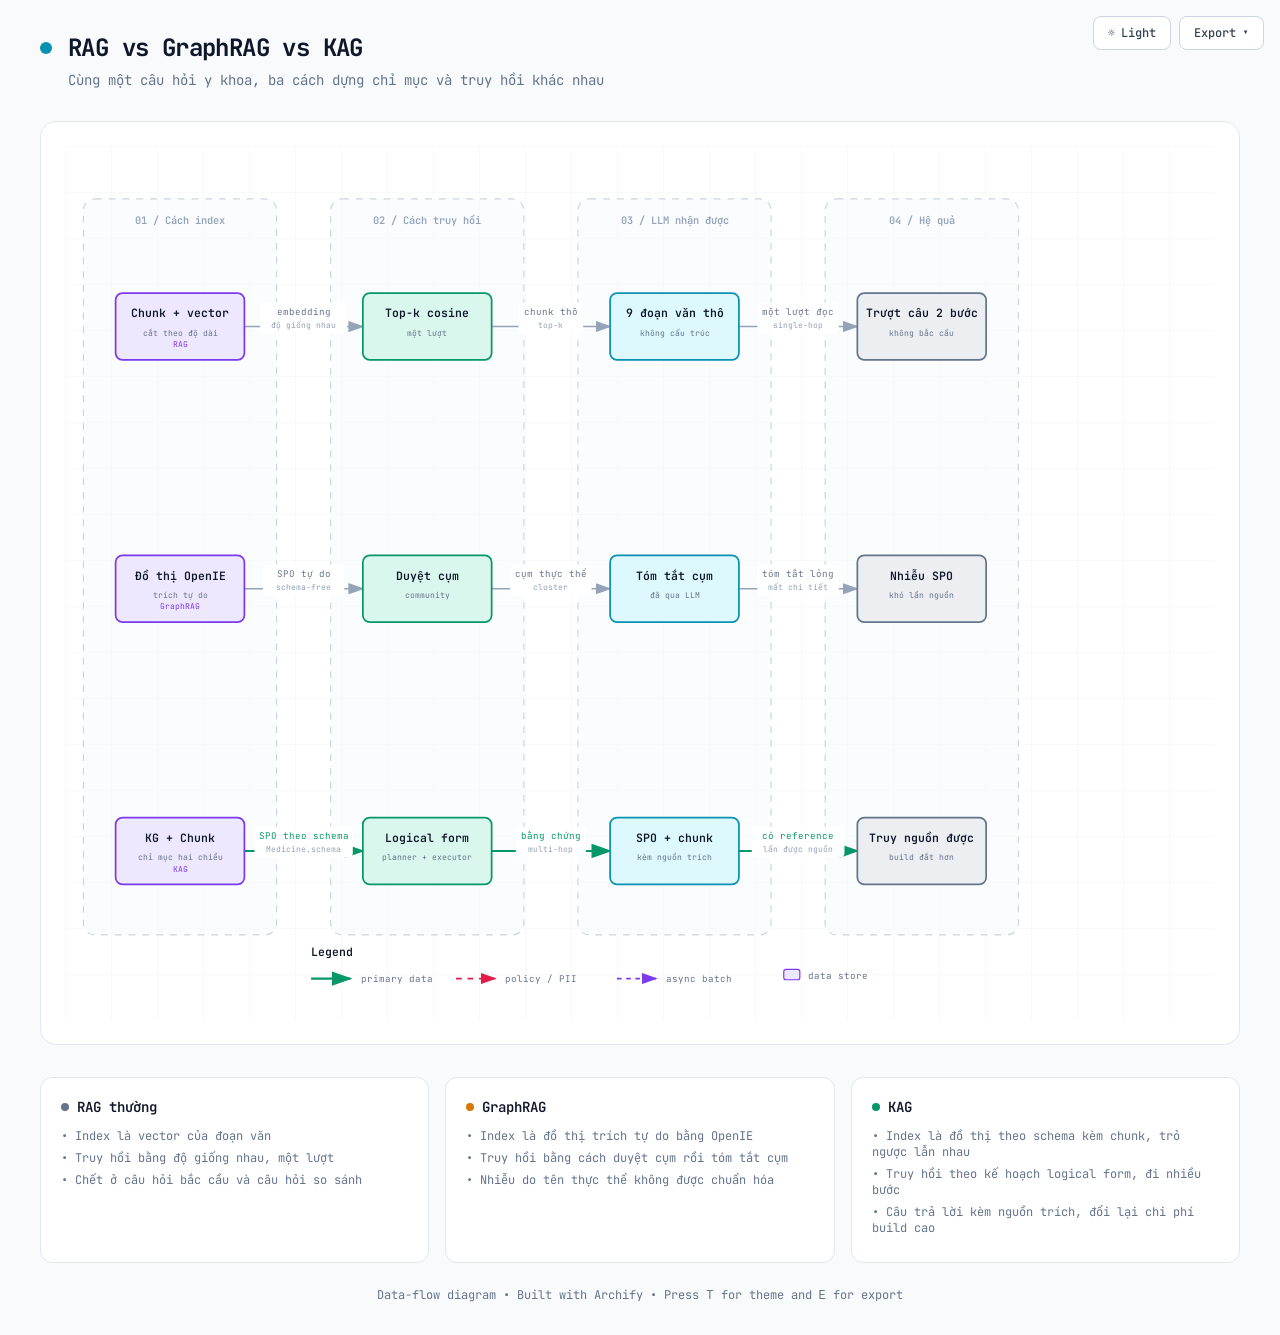
<file: diagrams/sd1-rag-graphrag-kag.html>
<!DOCTYPE html>
<html lang="en" data-theme="dark">
<head>
  <meta charset="UTF-8">
  <meta name="viewport" content="width=device-width, initial-scale=1.0">
  <meta name="generator" content="archify 2.6.0">
  <title>RAG vs GraphRAG vs KAG Diagram</title>
  <script>
    // Resolve the theme before first paint so light-preference users don't
    // see a dark flash. The toolbar script below re-applies with UI state.
    (function () {
      try {
        var theme = null;
        try {
          var param = new URLSearchParams(window.location.search).get('theme');
          if (param === 'light' || param === 'dark') theme = param;
        } catch (_) {}
        if (!theme) {
          try { theme = localStorage.getItem('archify-theme'); } catch (_) {}
        }
        if (theme !== 'light' && theme !== 'dark') {
          theme = window.matchMedia('(prefers-color-scheme: light)').matches ? 'light' : 'dark';
        }
        document.documentElement.setAttribute('data-theme', theme);
      } catch (_) {}
    })();
  </script>
  <!-- Async font load: a blackholed network must not block first paint.
       The body font stack falls back to system monospace until it lands. -->
  <link rel="preconnect" href="https://fonts.gstatic.com" crossorigin>
  <link href="https://fonts.googleapis.com/css2?family=JetBrains+Mono:wght@400;500;600;700&display=swap"
        rel="stylesheet" media="print" onload="this.media='all'">
  <noscript>
    <link href="https://fonts.googleapis.com/css2?family=JetBrains+Mono:wght@400;500;600;700&display=swap" rel="stylesheet">
  </noscript>
  <style>
    /* ==========================================================
       THEME VARIABLES — switch by toggling [data-theme] on <html>
       ========================================================== */
    :root,
    [data-theme="dark"] {
      --bg: #020617;
      --grid: #1e293b;
      --text: #ffffff;
      --text-muted: #94a3b8;
      --text-dim: #475569;
      /* UI chrome (menu hints, footer) needs more contrast than SVG .t-dim accents */
      --text-faint: #7d8da1;

      --panel: rgba(15, 23, 42, 0.5);
      --panel-border: #1e293b;
      --lane-fill: rgba(15, 23, 42, 0.22);
      --lane-stroke: #334155;

      --arrow: #64748b;
      --arrow-emphasis: #34d399;

      /* Opaque mask color used behind semi-transparent component fills
         so the arrows drawn underneath are properly hidden. */
      --mask: #0f172a;

      --frontend-fill:    rgba(8, 51, 68, 0.4);
      --frontend-stroke:  #22d3ee;
      --backend-fill:     rgba(6, 78, 59, 0.4);
      --backend-stroke:   #34d399;
      --database-fill:    rgba(76, 29, 149, 0.4);
      --database-stroke:  #a78bfa;
      --cloud-fill:       rgba(120, 53, 15, 0.3);
      --cloud-stroke:     #fbbf24;
      --security-fill:    rgba(136, 19, 55, 0.4);
      --security-stroke:  #fb7185;
      --messagebus-fill:  rgba(251, 146, 60, 0.3);
      --messagebus-stroke:#fb923c;
      --external-fill:    rgba(30, 41, 59, 0.5);
      --external-stroke:  #94a3b8;

      --toolbar-bg:       rgba(15, 23, 42, 0.8);
      --toolbar-border:   #334155;
      --toolbar-text:     #e2e8f0;
      --toolbar-hover:    rgba(15, 23, 42, 0.95);
      --toolbar-menu-bg:  #0f172a;
    }

    [data-theme="light"] {
      --bg: #f8fafc;
      --grid: #e2e8f0;
      --text: #0f172a;
      --text-muted: #64748b;
      --text-dim: #94a3b8;
      --text-faint: #64748b;

      --panel: #ffffff;
      --panel-border: #e2e8f0;
      --lane-fill: rgba(248, 250, 252, 0.65);
      --lane-stroke: #cbd5e1;

      --arrow: #94a3b8;
      --arrow-emphasis: #059669;

      --mask: #ffffff;

      --frontend-fill:    rgba(34, 211, 238, 0.15);
      --frontend-stroke:  #0891b2;
      --backend-fill:     rgba(52, 211, 153, 0.18);
      --backend-stroke:   #059669;
      --database-fill:    rgba(167, 139, 250, 0.2);
      --database-stroke:  #7c3aed;
      --cloud-fill:       rgba(251, 191, 36, 0.18);
      --cloud-stroke:     #d97706;
      --security-fill:    rgba(251, 113, 133, 0.15);
      --security-stroke:  #e11d48;
      --messagebus-fill:  rgba(251, 146, 60, 0.15);
      --messagebus-stroke:#ea580c;
      --external-fill:    rgba(148, 163, 184, 0.18);
      --external-stroke:  #64748b;

      --toolbar-bg:       rgba(255, 255, 255, 0.92);
      --toolbar-border:   #cbd5e1;
      --toolbar-text:     #334155;
      --toolbar-hover:    #ffffff;
      --toolbar-menu-bg:  #ffffff;
    }

    * { margin: 0; padding: 0; box-sizing: border-box; }

    body {
      font-family: 'JetBrains Mono', ui-monospace, SFMono-Regular, Menlo, Consolas, 'DejaVu Sans Mono', 'Liberation Mono', 'Noto Sans Mono CJK SC', 'PingFang SC', 'Hiragino Sans GB', 'Microsoft YaHei', monospace;
      background: var(--bg);
      min-height: 100vh;
      padding: 2rem;
      color: var(--text);
      transition: background 0.2s ease, color 0.2s ease;
    }

    .container { max-width: 1200px; margin: 0 auto; }

    .header { margin-bottom: 2rem; }

    .header-row {
      display: flex;
      align-items: center;
      gap: 1rem;
      margin-bottom: 0.5rem;
    }

    .pulse-dot {
      width: 12px;
      height: 12px;
      background: var(--frontend-stroke);
      border-radius: 50%;
      animation: pulse 2s infinite;
    }

    @keyframes pulse {
      0%, 100% { opacity: 1; }
      50% { opacity: 0.5; }
    }

    h1 {
      font-size: 1.5rem;
      font-weight: 700;
      letter-spacing: -0.025em;
    }

    .subtitle {
      color: var(--text-muted);
      font-size: 0.875rem;
      margin-left: 1.75rem;
    }

    .diagram-container {
      background: var(--panel);
      border-radius: 1rem;
      border: 1px solid var(--panel-border);
      padding: 1.5rem;
      overflow-x: auto;
    }

    svg {
      width: 100%;
      min-width: min(900px, 100%);
      display: block;
    }

    .cards {
      display: grid;
      grid-template-columns: repeat(auto-fit, minmax(280px, 1fr));
      gap: 1rem;
      margin-top: 2rem;
    }

    .card {
      background: var(--panel);
      border-radius: 0.75rem;
      border: 1px solid var(--panel-border);
      padding: 1.25rem;
    }

    .card-header {
      display: flex;
      align-items: center;
      gap: 0.5rem;
      margin-bottom: 0.75rem;
    }

    .card-dot {
      width: 8px;
      height: 8px;
      border-radius: 50%;
    }

    .card-dot.cyan     { background: var(--frontend-stroke); }
    .card-dot.emerald  { background: var(--backend-stroke); }
    .card-dot.violet   { background: var(--database-stroke); }
    .card-dot.amber    { background: var(--cloud-stroke); }
    .card-dot.rose     { background: var(--security-stroke); }
    .card-dot.orange   { background: var(--messagebus-stroke); }
    .card-dot.slate    { background: var(--external-stroke); }

    .card h3 { font-size: 0.875rem; font-weight: 600; color: var(--text); }

    .card ul {
      list-style: none;
      color: var(--text-muted);
      font-size: 0.75rem;
    }

    .card li { margin-bottom: 0.375rem; }

    .footer {
      text-align: center;
      margin-top: 1.5rem;
      color: var(--text-faint);
      font-size: 0.75rem;
    }

    /* ==========================================================
       Print stylesheet — hide interactive controls, force light,
       drop the grid so the diagram doesn't waste ink, use landscape
       so wide diagrams fit, pack summary cards into 2 columns to
       avoid an orphan card on a trailing page.
       ========================================================== */
    @page { size: landscape; margin: 1.5cm; }

    @media print {
      /* Force the FULL light palette — including component fills/strokes and
         lane/arrow colors — so printing from dark theme doesn't put neon
         strokes and translucent dark fills on white paper. */
      :root, [data-theme="dark"], [data-theme="light"] {
        --bg: #ffffff;
        --grid: transparent;
        --panel: #ffffff;
        --panel-border: #e2e8f0;
        --text: #0f172a;
        --text-muted: #475569;
        --text-dim: #94a3b8;
        --text-faint: #64748b;
        --mask: #ffffff;
        --lane-fill: rgba(248, 250, 252, 0.65);
        --lane-stroke: #cbd5e1;
        --arrow: #94a3b8;
        --arrow-emphasis: #059669;
        --frontend-fill:    rgba(34, 211, 238, 0.15);
        --frontend-stroke:  #0891b2;
        --backend-fill:     rgba(52, 211, 153, 0.18);
        --backend-stroke:   #059669;
        --database-fill:    rgba(167, 139, 250, 0.2);
        --database-stroke:  #7c3aed;
        --cloud-fill:       rgba(251, 191, 36, 0.18);
        --cloud-stroke:     #d97706;
        --security-fill:    rgba(251, 113, 133, 0.15);
        --security-stroke:  #e11d48;
        --messagebus-fill:  rgba(251, 146, 60, 0.15);
        --messagebus-stroke:#ea580c;
        --external-fill:    rgba(148, 163, 184, 0.18);
        --external-stroke:  #64748b;
      }
      body { background: #ffffff !important; padding: 0; }
      .container { max-width: none; }
      .toolbar, .archify-toast, .no-print { display: none !important; }
      .diagram-container, .card { box-shadow: none; border-color: #e2e8f0; }
      .cards { grid-template-columns: 1fr 1fr; }
      /* Ensure elements break sensibly across pages */
      .card { break-inside: avoid; page-break-inside: avoid; }
      .diagram-container { break-inside: avoid; page-break-inside: avoid; }
      h1, .subtitle { color: #0f172a; }
    }

    /* ==========================================================
       TOOLBAR (theme toggle + export menu)
       ========================================================== */
    .toolbar {
      position: fixed;
      top: 1rem;
      right: 1rem;
      display: flex;
      gap: 0.5rem;
      z-index: 100;
    }
    .toolbar button {
      background: var(--toolbar-bg);
      color: var(--toolbar-text);
      border: 1px solid var(--toolbar-border);
      padding: 0.5rem 0.875rem;
      border-radius: 0.5rem;
      font-family: inherit;
      font-size: 0.75rem;
      font-weight: 500;
      cursor: pointer;
      backdrop-filter: blur(8px);
      transition: background 0.15s, border-color 0.15s;
      display: inline-flex;
      align-items: center;
      gap: 0.375rem;
    }
    .toolbar button:hover {
      background: var(--toolbar-hover);
      border-color: var(--arrow);
    }
    .toolbar button:focus-visible {
      outline: 2px solid var(--frontend-stroke);
      outline-offset: 2px;
    }
    .toolbar .export-wrap { position: relative; }
    .toolbar .export-menu {
      position: absolute;
      top: calc(100% + 0.375rem);
      right: 0;
      background: var(--toolbar-menu-bg);
      border: 1px solid var(--toolbar-border);
      border-radius: 0.5rem;
      padding: 0.375rem;
      min-width: 160px;
      display: none;
      flex-direction: column;
      box-shadow: 0 4px 20px rgba(0,0,0,0.25);
    }
    .toolbar .export-menu.open { display: flex; }
    .toolbar .export-menu button {
      background: transparent;
      border: 0;
      justify-content: space-between;
      width: 100%;
      text-align: left;
      padding: 0.5rem 0.75rem;
    }
    .toolbar .export-menu button:hover {
      background: var(--toolbar-hover);
    }
    .toolbar .export-menu .hint {
      color: var(--text-faint);
      font-size: 0.625rem;
    }
    .toolbar .export-menu hr {
      border: 0;
      border-top: 1px solid var(--toolbar-border);
      margin: 0.25rem 0.375rem;
      opacity: 0.5;
    }

    /* Toast — brief feedback for actions like "copied" */
    .archify-toast {
      position: fixed;
      top: 1rem;
      left: 50%;
      transform: translateX(-50%) translateY(-8px);
      background: var(--toolbar-menu-bg);
      color: var(--text);
      border: 1px solid var(--toolbar-border);
      padding: 0.5rem 1rem;
      border-radius: 0.5rem;
      font-family: inherit;
      font-size: 0.75rem;
      opacity: 0;
      transition: opacity 0.2s, transform 0.2s;
      z-index: 200;
      pointer-events: none;
      box-shadow: 0 4px 20px rgba(0,0,0,0.25);
    }
    .archify-toast.show {
      opacity: 1;
      transform: translateX(-50%) translateY(0);
    }

    @media (max-width: 720px) {
      body { padding: 1rem; }
      .toolbar {
        position: static;
        justify-content: flex-end;
        margin-bottom: 1rem;
      }
      .header { margin-bottom: 1.25rem; }
      .header-row {
        gap: 0.75rem;
        align-items: flex-start;
      }
      h1 {
        font-size: 1.25rem;
        line-height: 1.25;
      }
      .subtitle {
        margin-left: 0;
        font-size: 0.8125rem;
        line-height: 1.55;
      }
      .diagram-container {
        padding: 0.75rem;
        border-radius: 0.75rem;
      }
      .cards {
        grid-template-columns: 1fr;
        margin-top: 1rem;
      }
    }

    /* ==========================================================
       SVG SEMANTIC CLASSES — use these instead of inline fill/stroke
       ========================================================== */
    .c-grid       { stroke: var(--grid); fill: none; }
    .c-mask       { fill: var(--mask); stroke: none; }

    .c-frontend   { fill: var(--frontend-fill);   stroke: var(--frontend-stroke); }
    .c-backend    { fill: var(--backend-fill);    stroke: var(--backend-stroke); }
    .c-database   { fill: var(--database-fill);   stroke: var(--database-stroke); }
    .c-cloud      { fill: var(--cloud-fill);      stroke: var(--cloud-stroke); }
    .c-security   { fill: var(--security-fill);   stroke: var(--security-stroke); }
    .c-messagebus { fill: var(--messagebus-fill); stroke: var(--messagebus-stroke); }
    .c-external   { fill: var(--external-fill);   stroke: var(--external-stroke); }

    /* Text helpers */
    .t-primary { fill: var(--text); }
    .t-muted   { fill: var(--text-muted); }
    .t-dim     { fill: var(--text-dim); }
    .t-frontend   { fill: var(--frontend-stroke); }
    .t-backend    { fill: var(--backend-stroke); }
    .t-database   { fill: var(--database-stroke); }
    .t-cloud      { fill: var(--cloud-stroke); }
    .t-security   { fill: var(--security-stroke); }
    .t-messagebus { fill: var(--messagebus-stroke); }
    .t-external   { fill: var(--external-stroke); }

    /* Arrows */
    .a-default   { stroke: var(--arrow); fill: none; }
    .a-emphasis  { stroke: var(--arrow-emphasis); fill: none; }
    .a-security  { stroke: var(--security-stroke); fill: none; stroke-dasharray: 5,5; }
    .a-dashed    { stroke: var(--database-stroke); fill: none; stroke-dasharray: 4,4; }

    /* Arrowhead markers reference these */
    .m-default   { fill: var(--arrow); }
    .m-emphasis  { fill: var(--arrow-emphasis); }
    .m-security  { fill: var(--security-stroke); }
    .m-dashed    { fill: var(--database-stroke); }

    /* Dashed boundary variants */
    .c-security-group { fill: transparent; stroke: var(--security-stroke); stroke-dasharray: 4,4; }
    .c-region         { fill: rgba(251, 191, 36, 0.05); stroke: var(--cloud-stroke); stroke-dasharray: 8,4; }
    .c-lane           { fill: var(--lane-fill); stroke: var(--lane-stroke); stroke-dasharray: 6,6; }
  </style>
</head>
<body>
  <!-- Toolbar: theme toggle + export menu (present on every generated diagram)
       Keyboard: T toggles theme, E opens export menu (when no input focused) -->
  <div class="toolbar" role="toolbar" aria-label="Diagram actions">
    <button id="btn-theme" type="button"
            title="Toggle theme (T)"
            aria-label="Toggle color theme"
            aria-pressed="false">
      <span id="theme-icon" aria-hidden="true">&#9790;</span>
      <span id="theme-label">Dark</span>
    </button>
    <div class="export-wrap">
      <button id="btn-export" type="button"
              title="Export diagram (E)"
              aria-label="Export diagram"
              aria-haspopup="menu"
              aria-expanded="false"
              aria-controls="export-menu">
        Export <span aria-hidden="true">&#9662;</span>
      </button>
      <div class="export-menu" id="export-menu" role="menu" aria-label="Export">
        <button data-action="copy"  type="button" role="menuitem" tabindex="-1">Copy to clipboard <span class="hint">PNG</span></button>
        <hr role="separator">
        <button data-format="png"   type="button" role="menuitem" tabindex="-1">Download PNG</button>
        <button data-format="jpeg"  type="button" role="menuitem" tabindex="-1">Download JPEG</button>
        <button data-format="webp"  type="button" role="menuitem" tabindex="-1">Download WebP</button>
        <hr role="separator">
        <button data-format="svg"   type="button" role="menuitem" tabindex="-1">Download SVG <span class="hint">vector</span></button>
      </div>
    </div>
  </div>

  <div class="container">
    <!-- Header -->
    <div class="header">
      <div class="header-row">
        <div class="pulse-dot"></div>
        <h1>RAG vs GraphRAG vs KAG</h1>
      </div>
      <p class="subtitle">Cùng một câu hỏi y khoa, ba cách dựng chỉ mục và truy hồi khác nhau</p>
    </div>

    <!-- Main Diagram -->
    <div class="diagram-container">
      <svg viewBox="0 0 1000 760" role="img" aria-label="RAG vs GraphRAG vs KAG — Cùng một câu hỏi y khoa, ba cách dựng chỉ mục và truy hồi khác nhau (data-flow diagram)">
        <!-- Definitions -->
        <defs>
          <marker id="arrowhead" markerWidth="10" markerHeight="7" refX="9" refY="3.5" orient="auto">
            <polygon points="0 0, 10 3.5, 0 7" class="m-default" />
          </marker>
          <marker id="arrowhead-emphasis" markerWidth="10" markerHeight="7" refX="9" refY="3.5" orient="auto">
            <polygon points="0 0, 10 3.5, 0 7" class="m-emphasis" />
          </marker>
          <marker id="arrowhead-security" markerWidth="10" markerHeight="7" refX="9" refY="3.5" orient="auto">
            <polygon points="0 0, 10 3.5, 0 7" class="m-security" />
          </marker>
          <marker id="arrowhead-dashed" markerWidth="10" markerHeight="7" refX="9" refY="3.5" orient="auto">
            <polygon points="0 0, 10 3.5, 0 7" class="m-dashed" />
          </marker>
          <pattern id="grid" width="40" height="40" patternUnits="userSpaceOnUse">
            <path d="M 40 0 L 0 0 0 40" class="c-grid" stroke-width="0.5"/>
          </pattern>
        </defs>

        <!-- Background Grid -->
        <rect width="100%" height="100%" fill="url(#grid)" />

        <!-- Data Stages -->
        <rect x="16" y="46" width="168" height="640" rx="10" class="c-lane" stroke-width="1"/>
        <text x="100" y="68" class="t-dim" font-size="9" font-weight="600" text-anchor="middle">01 / Cách index</text>

        <rect x="231" y="46" width="168" height="640" rx="10" class="c-lane" stroke-width="1"/>
        <text x="315" y="68" class="t-dim" font-size="9" font-weight="600" text-anchor="middle">02 / Cách truy hồi</text>

        <rect x="446" y="46" width="168" height="640" rx="10" class="c-lane" stroke-width="1"/>
        <text x="530" y="68" class="t-dim" font-size="9" font-weight="600" text-anchor="middle">03 / LLM nhận được</text>

        <rect x="661" y="46" width="168" height="640" rx="10" class="c-lane" stroke-width="1"/>
        <text x="745" y="68" class="t-dim" font-size="9" font-weight="600" text-anchor="middle">04 / Hệ quả</text>

        <!-- Flow paths -->
        <path d="M 156 157 L 259 157" class="a-default" stroke-width="1.4" marker-end="url(#arrowhead)"/>
        <path d="M 371 157 L 474 157" class="a-default" stroke-width="1.4" marker-end="url(#arrowhead)"/>
        <path d="M 586 157 L 689 157" class="a-default" stroke-width="1.4" marker-end="url(#arrowhead)"/>
        <path d="M 156 385 L 259 385" class="a-default" stroke-width="1.4" marker-end="url(#arrowhead)"/>
        <path d="M 371 385 L 474 385" class="a-default" stroke-width="1.4" marker-end="url(#arrowhead)"/>
        <path d="M 586 385 L 689 385" class="a-default" stroke-width="1.4" marker-end="url(#arrowhead)"/>
        <path d="M 156 613 L 259 613" class="a-emphasis" stroke-width="1.8" marker-end="url(#arrowhead-emphasis)"/>
        <path d="M 371 613 L 474 613" class="a-emphasis" stroke-width="1.8" marker-end="url(#arrowhead-emphasis)"/>
        <path d="M 586 613 L 689 613" class="a-emphasis" stroke-width="1.8" marker-end="url(#arrowhead-emphasis)"/>

        <!-- Nodes -->
        <rect x="44" y="128" width="112" height="58" rx="6" class="c-mask"/>
        <rect x="44" y="128" width="112" height="58" rx="6" class="c-database" stroke-width="1.5"/>
        <text x="100" y="149" class="t-primary" font-size="10" font-weight="600" text-anchor="middle">Chunk + vector</text>
        <text x="100" y="165" class="t-muted" font-size="7" text-anchor="middle">cắt theo độ dài</text>
        <text x="100" y="175" class="t-database" font-size="7" text-anchor="middle">RAG</text>

        <rect x="259" y="128" width="112" height="58" rx="6" class="c-mask"/>
        <rect x="259" y="128" width="112" height="58" rx="6" class="c-backend" stroke-width="1.5"/>
        <text x="315" y="149" class="t-primary" font-size="10" font-weight="600" text-anchor="middle">Top-k cosine</text>
        <text x="315" y="165" class="t-muted" font-size="7" text-anchor="middle">một lượt</text>

        <rect x="474" y="128" width="112" height="58" rx="6" class="c-mask"/>
        <rect x="474" y="128" width="112" height="58" rx="6" class="c-frontend" stroke-width="1.5"/>
        <text x="530" y="149" class="t-primary" font-size="10" font-weight="600" text-anchor="middle">9 đoạn văn thô</text>
        <text x="530" y="165" class="t-muted" font-size="7" text-anchor="middle">không cấu trúc</text>

        <rect x="689" y="128" width="112" height="58" rx="6" class="c-mask"/>
        <rect x="689" y="128" width="112" height="58" rx="6" class="c-external" stroke-width="1.5"/>
        <text x="745" y="149" class="t-primary" font-size="10" font-weight="600" text-anchor="middle">Trượt câu 2 bước</text>
        <text x="745" y="165" class="t-muted" font-size="7" text-anchor="middle">không bắc cầu</text>

        <rect x="44" y="356" width="112" height="58" rx="6" class="c-mask"/>
        <rect x="44" y="356" width="112" height="58" rx="6" class="c-database" stroke-width="1.5"/>
        <text x="100" y="377" class="t-primary" font-size="10" font-weight="600" text-anchor="middle">Đồ thị OpenIE</text>
        <text x="100" y="393" class="t-muted" font-size="7" text-anchor="middle">trích tự do</text>
        <text x="100" y="403" class="t-database" font-size="7" text-anchor="middle">GraphRAG</text>

        <rect x="259" y="356" width="112" height="58" rx="6" class="c-mask"/>
        <rect x="259" y="356" width="112" height="58" rx="6" class="c-backend" stroke-width="1.5"/>
        <text x="315" y="377" class="t-primary" font-size="10" font-weight="600" text-anchor="middle">Duyệt cụm</text>
        <text x="315" y="393" class="t-muted" font-size="7" text-anchor="middle">community</text>

        <rect x="474" y="356" width="112" height="58" rx="6" class="c-mask"/>
        <rect x="474" y="356" width="112" height="58" rx="6" class="c-frontend" stroke-width="1.5"/>
        <text x="530" y="377" class="t-primary" font-size="10" font-weight="600" text-anchor="middle">Tóm tắt cụm</text>
        <text x="530" y="393" class="t-muted" font-size="7" text-anchor="middle">đã qua LLM</text>

        <rect x="689" y="356" width="112" height="58" rx="6" class="c-mask"/>
        <rect x="689" y="356" width="112" height="58" rx="6" class="c-external" stroke-width="1.5"/>
        <text x="745" y="377" class="t-primary" font-size="10" font-weight="600" text-anchor="middle">Nhiễu SPO</text>
        <text x="745" y="393" class="t-muted" font-size="7" text-anchor="middle">khó lần nguồn</text>

        <rect x="44" y="584" width="112" height="58" rx="6" class="c-mask"/>
        <rect x="44" y="584" width="112" height="58" rx="6" class="c-database" stroke-width="1.5"/>
        <text x="100" y="605" class="t-primary" font-size="10" font-weight="600" text-anchor="middle">KG + Chunk</text>
        <text x="100" y="621" class="t-muted" font-size="7" text-anchor="middle">chỉ mục hai chiều</text>
        <text x="100" y="631" class="t-database" font-size="7" text-anchor="middle">KAG</text>

        <rect x="259" y="584" width="112" height="58" rx="6" class="c-mask"/>
        <rect x="259" y="584" width="112" height="58" rx="6" class="c-backend" stroke-width="1.5"/>
        <text x="315" y="605" class="t-primary" font-size="10" font-weight="600" text-anchor="middle">Logical form</text>
        <text x="315" y="621" class="t-muted" font-size="7" text-anchor="middle">planner + executor</text>

        <rect x="474" y="584" width="112" height="58" rx="6" class="c-mask"/>
        <rect x="474" y="584" width="112" height="58" rx="6" class="c-frontend" stroke-width="1.5"/>
        <text x="530" y="605" class="t-primary" font-size="10" font-weight="600" text-anchor="middle">SPO + chunk</text>
        <text x="530" y="621" class="t-muted" font-size="7" text-anchor="middle">kèm nguồn trích</text>

        <rect x="689" y="584" width="112" height="58" rx="6" class="c-mask"/>
        <rect x="689" y="584" width="112" height="58" rx="6" class="c-external" stroke-width="1.5"/>
        <text x="745" y="605" class="t-primary" font-size="10" font-weight="600" text-anchor="middle">Truy nguồn được</text>
        <text x="745" y="621" class="t-muted" font-size="7" text-anchor="middle">build đắt hơn</text>

        <!-- Flow labels -->
        <rect x="169.65" y="136" width="75.7" height="27" rx="4" class="c-mask"/>
        <text x="207.5" y="147" class="t-muted" font-size="8" text-anchor="middle">embedding</text>
        <text x="207.5" y="158" class="t-dim" font-size="7" text-anchor="middle">độ giống nhau</text>
        <rect x="394.45" y="136" width="56.1" height="27" rx="4" class="c-mask"/>
        <text x="422.5" y="147" class="t-muted" font-size="8" text-anchor="middle">chunk thô</text>
        <text x="422.5" y="158" class="t-dim" font-size="7" text-anchor="middle">top-k</text>
        <rect x="602.1" y="136" width="70.80000000000001" height="27" rx="4" class="c-mask"/>
        <text x="637.5" y="147" class="t-muted" font-size="8" text-anchor="middle">một lượt đọc</text>
        <text x="637.5" y="158" class="t-dim" font-size="7" text-anchor="middle">single-hop</text>
        <rect x="172.1" y="364" width="70.80000000000001" height="27" rx="4" class="c-mask"/>
        <text x="207.5" y="375" class="t-muted" font-size="8" text-anchor="middle">SPO tự do</text>
        <text x="207.5" y="386" class="t-dim" font-size="7" text-anchor="middle">schema-free</text>
        <rect x="387.1" y="364" width="70.80000000000001" height="27" rx="4" class="c-mask"/>
        <text x="422.5" y="375" class="t-muted" font-size="8" text-anchor="middle">cụm thực thể</text>
        <text x="422.5" y="386" class="t-dim" font-size="7" text-anchor="middle">cluster</text>
        <rect x="602.1" y="364" width="70.80000000000001" height="27" rx="4" class="c-mask"/>
        <text x="637.5" y="375" class="t-muted" font-size="8" text-anchor="middle">tóm tắt lỏng</text>
        <text x="637.5" y="386" class="t-dim" font-size="7" text-anchor="middle">mất chi tiết</text>
        <rect x="164.75" y="592" width="85.5" height="27" rx="4" class="c-mask"/>
        <text x="207.5" y="603" class="t-backend" font-size="8" text-anchor="middle">SPO theo schema</text>
        <text x="207.5" y="614" class="t-dim" font-size="7" text-anchor="middle">Medicine.schema</text>
        <rect x="392" y="592" width="61" height="27" rx="4" class="c-mask"/>
        <text x="422.5" y="603" class="t-backend" font-size="8" text-anchor="middle">bằng chứng</text>
        <text x="422.5" y="614" class="t-dim" font-size="7" text-anchor="middle">multi-hop</text>
        <rect x="597.2" y="592" width="80.60000000000001" height="27" rx="4" class="c-mask"/>
        <text x="637.5" y="603" class="t-backend" font-size="8" text-anchor="middle">có reference</text>
        <text x="637.5" y="614" class="t-dim" font-size="7" text-anchor="middle">lần được nguồn</text>

        <!-- Legend -->
        <text x="214" y="704" class="t-primary" font-size="10" font-weight="600">Legend</text>
        <path d="M 214 724 L 248 724" class="a-emphasis" stroke-width="1.8" marker-end="url(#arrowhead-emphasis)"/>
        <text x="257" y="727" class="t-muted" font-size="8">primary data</text>
        <path d="M 340 724 L 374 724" class="a-security" stroke-width="1.4" marker-end="url(#arrowhead-security)"/>
        <text x="383" y="727" class="t-muted" font-size="8">policy / PII</text>
        <path d="M 480 724 L 514 724" class="a-dashed" stroke-width="1.4" marker-end="url(#arrowhead-dashed)"/>
        <text x="523" y="727" class="t-muted" font-size="8">async batch</text>
        <rect x="625" y="716" width="14" height="9" rx="2" class="c-database" stroke-width="1"/>
        <text x="646" y="724" class="t-muted" font-size="8">data store</text>
      </svg>
    </div>

    <!-- Info Cards -->
    <div class="cards">
      <div class="card">
        <div class="card-header">
          <div class="card-dot slate"></div>
          <h3>RAG thường</h3>
        </div>
        <ul>
          <li>&bull; Index là vector của đoạn văn</li>
          <li>&bull; Truy hồi bằng độ giống nhau, một lượt</li>
          <li>&bull; Chết ở câu hỏi bắc cầu và câu hỏi so sánh</li>
        </ul>
      </div>

      <div class="card">
        <div class="card-header">
          <div class="card-dot amber"></div>
          <h3>GraphRAG</h3>
        </div>
        <ul>
          <li>&bull; Index là đồ thị trích tự do bằng OpenIE</li>
          <li>&bull; Truy hồi bằng cách duyệt cụm rồi tóm tắt cụm</li>
          <li>&bull; Nhiễu do tên thực thể không được chuẩn hóa</li>
        </ul>
      </div>

      <div class="card">
        <div class="card-header">
          <div class="card-dot emerald"></div>
          <h3>KAG</h3>
        </div>
        <ul>
          <li>&bull; Index là đồ thị theo schema kèm chunk, trỏ ngược lẫn nhau</li>
          <li>&bull; Truy hồi theo kế hoạch logical form, đi nhiều bước</li>
          <li>&bull; Câu trả lời kèm nguồn trích, đổi lại chi phí build cao</li>
        </ul>
      </div>
    </div>

    <!-- Footer -->
    <p class="footer">
      Data-flow diagram &bull; Built with Archify<span class="no-print"> &bull; Press <kbd>T</kbd> for theme and <kbd>E</kbd> for export</span>
    </p>
  </div>

  <script>
    /* ============================================================
       Theme toggle — persists to localStorage, respects system pref
       ============================================================ */
    var Archify = {};

    Archify.theme = (function () {
      var STORAGE_KEY = 'archify-theme';
      var html = document.documentElement;
      var btn = document.getElementById('btn-theme');
      var icon = document.getElementById('theme-icon');
      var label = document.getElementById('theme-label');

      // localStorage can throw (blocked cookies, sandboxed iframes); the whole
      // script element dies on an uncaught error, so guard every access.
      function readStored() {
        try { return localStorage.getItem(STORAGE_KEY); } catch (_) { return null; }
      }
      function writeStored(value) {
        try { localStorage.setItem(STORAGE_KEY, value); } catch (_) {}
      }
      function urlOverride() {
        // URL param wins (useful for deterministic screenshots / share links)
        try {
          var param = new URLSearchParams(window.location.search).get('theme');
          if (param === 'light' || param === 'dark') return param;
        } catch (_) {}
        return null;
      }

      function resolveInitial() {
        var fromUrl = urlOverride();
        if (fromUrl) return fromUrl;
        var saved = readStored();
        if (saved === 'light' || saved === 'dark') return saved;
        return window.matchMedia('(prefers-color-scheme: light)').matches ? 'light' : 'dark';
      }

      function apply(theme) {
        html.setAttribute('data-theme', theme);
        icon.textContent = theme === 'dark' ? '\u263E' : '\u263C';
        label.textContent = theme === 'dark' ? 'Dark' : 'Light';
        btn.setAttribute('aria-pressed', theme === 'light' ? 'true' : 'false');
      }

      function toggle() {
        var next = html.getAttribute('data-theme') === 'dark' ? 'light' : 'dark';
        apply(next);
        writeStored(next);
      }

      apply(resolveInitial());
      btn.addEventListener('click', toggle);

      // Follow live OS theme changes while the user has no explicit preference.
      try {
        var media = window.matchMedia('(prefers-color-scheme: light)');
        var onChange = function (e) {
          var saved = readStored();
          if (urlOverride() || saved === 'light' || saved === 'dark') return;
          apply(e.matches ? 'light' : 'dark');
        };
        if (media.addEventListener) media.addEventListener('change', onChange);
        else if (media.addListener) media.addListener(onChange);
      } catch (_) {}

      return { toggle: toggle };
    })();

    /* ============================================================
       Export — PNG / JPEG / WebP / SVG (download) and Copy PNG (clipboard)

       Raster exports are always rendered at 4x source resolution for
       maximum sharpness. The trick: we set the serialized SVG's
       `width`/`height` to viewBox * 4 so the browser rasterizes the
       vectors at that resolution natively. drawImage then draws at
       the image's natural size (no upscaling = no blur).

       JPEG/WebP paint the current theme's background explicitly since
       those formats have no alpha channel.
       ============================================================ */
    (function () {
      var RASTER_SCALE = 4;

      function diagramFilename() {
        var title = (document.title || 'diagram')
          .replace(/\s+Architecture(\s+Diagram)?$/i, '')
          .replace(/\s+Diagram$/i, '')
          .trim();
        return title.replace(/[^a-z0-9_\-]+/gi, '-')
                    .toLowerCase()
                    .replace(/^-+|-+$/g, '') || 'diagram';
      }

      function currentBg() {
        return getComputedStyle(document.body).backgroundColor || '#ffffff';
      }

      /**
       * Serialize the main SVG into a standalone document.
       *
       * Two modes:
       * - Default (opts.autoTheme=false) — locks the serialized SVG to the
       *   viewer's current theme. Used by the raster pipeline
       *   (PNG/JPEG/WebP/clipboard) because canvas rasterization needs
       *   deterministic colors; a raster cannot react to
       *   prefers-color-scheme after encoding.
       * - autoTheme=true — emits BOTH dark and light variable sets plus a
       *   `@media (prefers-color-scheme)` rule so the resulting SVG
       *   self-themes when embedded in GitHub READMEs or other hosts that
       *   expose a color scheme. Used for "Download SVG".
       */
      function serializeSvg(scale, opts) {
        // scale: integer multiplier for intrinsic SVG pixel dimensions used by
        // the raster path. Defaults to 1 (natural size) for SVG download.
        scale = scale || 1;
        opts = opts || {};
        var autoTheme = opts.autoTheme === true;

        var svg = document.querySelector('.diagram-container svg');
        var clone = svg.cloneNode(true);

        var vb = svg.viewBox.baseVal;
        // Scale width/height so the browser rasterizes the vectors at target
        // resolution directly. viewBox stays unchanged so coordinates don't
        // shift. This is the key to sharp rasters — do NOT scale later via
        // canvas upscaling.
        clone.setAttribute('width', vb.width * scale);
        clone.setAttribute('height', vb.height * scale);
        clone.setAttribute('xmlns', 'http://www.w3.org/2000/svg');

        // Only the SVG-relevant rules: semantic classes, markers, and the
        // theme variable blocks. Toolbar/cards/print CSS can never apply
        // inside a standalone SVG and would only bloat the export.
        var hostStyle = (function () {
          var out = [];
          Array.prototype.forEach.call(document.styleSheets, function (sheet) {
            var rules;
            try { rules = sheet.cssRules; } catch (_) { return; } // cross-origin
            if (!rules) return;
            Array.prototype.forEach.call(rules, function (rule) {
              if (rule.type !== 1) return; // plain style rules only
              var sel = rule.selectorText || '';
              if (/(^|,)\s*(svg|:root|\[data-theme|\.c-|\.t-|\.a-|\.m-)/.test(sel)) {
                out.push(rule.cssText);
              }
            });
          });
          return out.join('\n');
        })();

        // Derive the variable list from the stylesheet so newly added theme
        // variables can never be missed by the export pipeline again
        // (--lane-fill/--lane-stroke once were).
        var varNames = (function () {
          var seen = {};
          var names = [];
          (hostStyle.match(/--[a-zA-Z0-9-]+(?=\s*:)/g) || []).forEach(function (n) {
            if (!seen[n]) { seen[n] = true; names.push(n); }
          });
          return names;
        })();

        // Resolve the full variable set for a given data-theme via an
        // off-DOM probe, independent of what the viewer is currently set to.
        function resolveVars(themeAttr) {
          var probe = document.createElement('div');
          probe.setAttribute('data-theme', themeAttr);
          probe.style.cssText = 'position:absolute;width:0;height:0;visibility:hidden;';
          document.body.appendChild(probe);
          try {
            var c = getComputedStyle(probe);
            return varNames.map(function (n) {
              return n + ': ' + c.getPropertyValue(n).trim() + ';';
            }).join(' ');
          } finally {
            document.body.removeChild(probe);
          }
        }

        // Prepend a local()-only @font-face block for each weight so that the
        // sandboxed image-rendering context used during PNG/JPEG/WebP export
        // can find JetBrains Mono if the user has it installed locally, and
        // falls through cleanly to the monospace stack otherwise. The usual
        // Google-Fonts <link> in the host document is unreachable from the
        // serialized SVG, so url()-sourced faces would just hang.
        var fontFallback = [400, 500, 600, 700].map(function (w) {
          return "@font-face { font-family: 'JetBrains Mono'; font-weight: " + w +
                 "; src: local('JetBrains Mono'), local('JetBrainsMono-Regular'); }";
        }).join('\n');

        var style = document.createElementNS('http://www.w3.org/2000/svg', 'style');
        var bgRect = document.createElementNS('http://www.w3.org/2000/svg', 'rect');
        bgRect.setAttribute('width', '100%');
        bgRect.setAttribute('height', '100%');

        if (autoTheme) {
          // Dual-theme SVG. Dark is the default (so hosts without
          // prefers-color-scheme still render), light swaps in via media
          // query, and svg[data-theme="..."] still lets downstream
          // consumers force a specific theme.
          var darkVars = resolveVars('dark');
          var lightVars = resolveVars('light');

          style.textContent =
            fontFallback + "\n" +
            "svg { font-family: 'JetBrains Mono', ui-monospace, SFMono-Regular, Menlo, Consolas, 'DejaVu Sans Mono', 'Liberation Mono', 'Noto Sans Mono CJK SC', 'PingFang SC', 'Hiragino Sans GB', 'Microsoft YaHei', monospace; }\n" +
            hostStyle + "\n" +
            ":root, svg { " + darkVars + " }\n" +
            "@media (prefers-color-scheme: light) { :root, svg { " + lightVars + " } }\n" +
            "svg[data-theme=\"light\"] { " + lightVars + " }\n" +
            "svg[data-theme=\"dark\"] { " + darkVars + " }\n" +
            "rect.c-bg-rect { fill: var(--bg); }\n";

          // Don't lock the serialized SVG to the viewer's current theme.
          clone.removeAttribute('data-theme');
          // Background follows the CSS variable, not a fixed color, so it
          // swaps with the media query.
          bgRect.setAttribute('class', 'c-bg-rect');
        } else {
          // Raster path: lock to the viewer's current theme.
          var theme = document.documentElement.getAttribute('data-theme') || 'dark';
          var themeHost = document.querySelector('[data-theme="' + theme + '"]') || document.documentElement;
          var computed = getComputedStyle(themeHost);
          var vars = varNames.map(function (n) {
            return n + ': ' + computed.getPropertyValue(n).trim() + ';';
          }).join(' ');

          // IMPORTANT: inject the resolved variables AFTER hostStyle,
          // otherwise hostStyle's ":root, [data-theme=\"dark\"] { ... }" rule
          // overrides our chosen theme via later-in-cascade equal-specificity.
          // Keep this order.
          style.textContent =
            fontFallback + "\n" +
            "svg { font-family: 'JetBrains Mono', ui-monospace, SFMono-Regular, Menlo, Consolas, 'DejaVu Sans Mono', 'Liberation Mono', 'Noto Sans Mono CJK SC', 'PingFang SC', 'Hiragino Sans GB', 'Microsoft YaHei', monospace; }\n" +
            hostStyle + "\n" +
            ":root, svg { " + vars + " }\n";

          bgRect.setAttribute('fill', computed.getPropertyValue('--bg').trim() || '#ffffff');
        }

        clone.insertBefore(style, clone.firstChild);
        clone.insertBefore(bgRect, style.nextSibling);

        return {
          svgString: new XMLSerializer().serializeToString(clone),
          width: vb.width * scale,
          height: vb.height * scale
        };
      }

      function download(blob, filename) {
        var url = URL.createObjectURL(blob);
        var a = document.createElement('a');
        a.href = url;
        a.download = filename;
        document.body.appendChild(a);
        a.click();
        a.remove();
        setTimeout(function () { URL.revokeObjectURL(url); }, 1000);
      }

      // Conservative upper bound on total canvas pixels. Older Safari on iOS
      // silently produces a blank canvas above ~16 Mpx; Chrome / Firefox /
      // desktop Safari are far higher but start failing on memory-constrained
      // devices. We pick the largest integer scale in {4,3,2,1} whose target
      // pixel count fits under this cap.
      var MAX_CANVAS_PIXELS = 16 * 1024 * 1024;

      function pickSafeScale(vbW, vbH) {
        for (var s = RASTER_SCALE; s >= 1; s--) {
          if (vbW * s * vbH * s <= MAX_CANVAS_PIXELS) return s;
        }
        return 1;
      }

      function rasterize(format) {
        // Serialize at a safe scale (RASTER_SCALE=4 by default, reduced if the
        // resulting canvas would exceed MAX_CANVAS_PIXELS). The SVG itself is
        // rasterized at target resolution natively; drawImage draws at natural
        // size — no upsampling blur.
        var svg = document.querySelector('.diagram-container svg');
        var vb = svg.viewBox.baseVal;
        var scale = pickSafeScale(vb.width, vb.height);
        var data = serializeSvg(scale);
        var svgBlob = new Blob([data.svgString], { type: 'image/svg+xml;charset=utf-8' });
        var svgUrl = URL.createObjectURL(svgBlob);

        return new Promise(function (resolve, reject) {
          var img = new Image();
          img.onload = function () {
            var canvas = document.createElement('canvas');
            canvas.width = data.width;
            canvas.height = data.height;
            var ctx = canvas.getContext('2d');
            if (format === 'jpeg') {
              ctx.fillStyle = currentBg();
              ctx.fillRect(0, 0, canvas.width, canvas.height);
            }
            // Draw at natural size — SVG was already rasterized at target res.
            ctx.drawImage(img, 0, 0);
            URL.revokeObjectURL(svgUrl);
            var mime = format === 'jpeg' ? 'image/jpeg' :
                       format === 'webp' ? 'image/webp' : 'image/png';
            var quality = format === 'png' ? undefined : 0.95;
            canvas.toBlob(function (blob) {
              if (!blob) reject(new Error('toBlob returned null for ' + format));
              else resolve(blob);
            }, mime, quality);
          };
          img.onerror = function (e) {
            URL.revokeObjectURL(svgUrl);
            reject(e);
          };
          img.src = svgUrl;
        });
      }

      var menu = document.getElementById('export-menu');
      var btn = document.getElementById('btn-export');
      var items = function () {
        return Array.prototype.slice.call(menu.querySelectorAll('button[role="menuitem"]'));
      };

      // ---- Clipboard support ----------------------------------------------
      function canCopyImage() {
        return typeof ClipboardItem !== 'undefined' &&
               navigator.clipboard &&
               typeof navigator.clipboard.write === 'function';
      }

      // ---- Raster format detection ----------------------------------------
      // canvas.toBlob('image/webp') silently returns a PNG on browsers without
      // WebP encoding (older Safari), so detect explicitly.
      function supports(format) {
        if (format === 'svg' || format === 'png') return true;
        var mime = format === 'jpeg' ? 'image/jpeg' : 'image/webp';
        try {
          var c = document.createElement('canvas');
          c.width = c.height = 2;
          return c.toDataURL(mime).indexOf('data:' + mime) === 0;
        } catch (_) { return false; }
      }

      // Gray out unsupported items.
      items().forEach(function (it) {
        if (it.dataset.format && !supports(it.dataset.format)) {
          it.disabled = true;
          it.title = 'Not supported by this browser';
          it.style.opacity = '0.5';
        }
        if (it.dataset.action === 'copy' && !canCopyImage()) {
          it.disabled = true;
          it.title = 'Clipboard image write not supported by this browser';
          it.style.opacity = '0.5';
        }
      });

      // ---- Toast ----------------------------------------------------------
      // A live region only announces CHANGES to an existing node, so the toast
      // element is created once up front and updated in place.
      var toastEl = document.createElement('div');
      toastEl.className = 'archify-toast';
      toastEl.setAttribute('role', 'status');
      document.body.appendChild(toastEl);
      var toastTimer = null;

      function toast(msg) {
        toastEl.textContent = '';
        requestAnimationFrame(function () {
          toastEl.textContent = msg;
          toastEl.classList.add('show');
        });
        clearTimeout(toastTimer);
        toastTimer = setTimeout(function () { toastEl.classList.remove('show'); }, 1500);
      }

      function open(focusLast) {
        menu.classList.add('open');
        btn.setAttribute('aria-expanded', 'true');
        var available = items().filter(function (i) { return !i.disabled; });
        var target = focusLast ? available[available.length - 1] : available[0];
        if (target) target.focus();
      }
      function close(focusTrigger) {
        menu.classList.remove('open');
        btn.setAttribute('aria-expanded', 'false');
        if (focusTrigger) btn.focus();
      }
      function isOpen() { return menu.classList.contains('open'); }

      btn.addEventListener('click', function (e) {
        e.stopPropagation();
        if (isOpen()) close(false);
        else open();
      });
      // APG menu-button pattern: ArrowDown/ArrowUp on the trigger opens the menu.
      btn.addEventListener('keydown', function (e) {
        if (e.key === 'ArrowDown' || e.key === 'ArrowUp') {
          e.preventDefault();
          if (!isOpen()) open(e.key === 'ArrowUp');
        }
      });
      document.addEventListener('click', function (e) {
        if (!menu.contains(e.target) && e.target !== btn) close(false);
      });

      // Keyboard navigation inside the menu.
      //   Menu items: Up/Down, Home/End.
      //   Esc closes + returns focus to trigger; Tab closes.
      menu.addEventListener('keydown', function (e) {
        if (e.key === 'Escape') { e.preventDefault(); close(true); return; }
        if (e.key === 'Tab')    { close(false); return; }

        var available = items().filter(function (i) { return !i.disabled; });
        var current = available.indexOf(document.activeElement);
        switch (e.key) {
          case 'ArrowDown':
            e.preventDefault();
            if (available.length) available[(current + 1 + available.length) % available.length].focus();
            break;
          case 'ArrowUp':
            e.preventDefault();
            if (available.length) available[(current - 1 + available.length) % available.length].focus();
            break;
          case 'Home':
            e.preventDefault();
            if (available[0]) available[0].focus();
            break;
          case 'End':
            e.preventDefault();
            if (available.length) available[available.length - 1].focus();
            break;
        }
      });

      function runExport(format) {
        var base = diagramFilename();
        close(true);
        return (format === 'svg'
          ? Promise.resolve(serializeSvg(1, { autoTheme: true })).then(function (d) {
              download(new Blob([d.svgString], { type: 'image/svg+xml;charset=utf-8' }), base + '.svg');
            })
          : rasterize(format).then(function (blob) {
              download(blob, base + '.' + format);
            })
        ).catch(function (err) {
          console.error(err);
          alert('Export failed: ' + (err && err.message ? err.message : format));
        });
      }

      function runCopy() {
        close(true);
        if (!canCopyImage()) {
          alert('Clipboard image write not supported in this browser.');
          return;
        }
        // WebKit requires ClipboardItem to be constructed synchronously inside
        // the user gesture — pass the pending Promise<Blob> as the item value.
        // Browsers that reject promise values throw synchronously; fall back
        // to awaiting the blob first (works in Chromium/Firefox).
        var blobPromise = rasterize('png');
        var writePromise;
        try {
          writePromise = navigator.clipboard.write([new ClipboardItem({ 'image/png': blobPromise })]);
        } catch (_) {
          writePromise = blobPromise.then(function (blob) {
            return navigator.clipboard.write([new ClipboardItem({ 'image/png': blob })]);
          });
        }
        return writePromise.then(function () {
          toast('Copied PNG to clipboard');
        }).catch(function (err) {
          console.error(err);
          alert('Copy failed: ' + (err && err.message ? err.message : 'unknown'));
        });
      }

      menu.addEventListener('click', function (e) {
        var copyBtn = e.target.closest('button[data-action="copy"]');
        if (copyBtn && !copyBtn.disabled) { runCopy(); return; }

        var formatBtn = e.target.closest('button[data-format]');
        if (formatBtn && !formatBtn.disabled) { runExport(formatBtn.dataset.format); }
      });

      Archify.exportMenu = { open: open, close: close, isOpen: isOpen, run: runExport };

      // Auto-open on page load for demo/screenshot purposes: ?openExport=1
      // Wait for fonts (so the menu doesn't flash before typography lands)
      // and paint before opening. Fallback timeout for browsers without the
      // Font Loading API.
      try {
        if (new URLSearchParams(window.location.search).get('openExport') === '1') {
          var openWhenReady = function () {
            requestAnimationFrame(function () { requestAnimationFrame(open); });
          };
          if (document.fonts && document.fonts.ready) {
            document.fonts.ready.then(openWhenReady);
          } else {
            setTimeout(openWhenReady, 200);
          }
        }
      } catch (_) {}
    })();

    /* ============================================================
       Global keyboard shortcuts
         T -> toggle theme
         E -> open export menu
       Ignored when focus is inside an input/textarea/contenteditable.
       ============================================================ */
    document.addEventListener('keydown', function (e) {
      if (e.metaKey || e.ctrlKey || e.altKey) return;
      var t = e.target;
      if (t && (t.tagName === 'INPUT' || t.tagName === 'TEXTAREA' || t.isContentEditable)) return;
      if (e.key === 't' || e.key === 'T') {
        e.preventDefault();
        Archify.theme.toggle();
      } else if (e.key === 'e' || e.key === 'E') {
        e.preventDefault();
        if (!Archify.exportMenu.isOpen()) Archify.exportMenu.open();
      }
    });
  </script>
</body>
</html>
</file>
<file: assets/css/tokens.css>
/* Biến màu, biến font, ba trạng thái sáng/tối
   Sinh từ ben-trong-kag.html khi tách file. Sửa ở đây, không sửa trong HTML. */

:root{
  --ground:#EBEBEB; --surface:#F8F8F8; --surface-2:#F1F1F1; --surface-3:#E2E2E2;
  --ink:#1F1F1F; --ink-2:#525252; --ink-3:#5E5E5E;
  --rule:#C3C3C3; --rule-soft:#D8D8D8;
  --carmine:#9A3520; --carmine-wash:#F7EBE6;
  --prussian:#1D5750; --prussian-wash:#E6F0EE;
  --ochre:#7A5A10; --ochre-wash:#F4EEDC;
  --serif:'Source Serif 4',Georgia,'Times New Roman',serif;
  --sans:'Be Vietnam Pro',system-ui,-apple-system,'Segoe UI',sans-serif;
  --mono:'JetBrains Mono',ui-monospace,'SF Mono',Consolas,monospace;
  --cjk:'PingFang SC','Hiragino Sans GB','Microsoft YaHei','Noto Sans CJK SC',sans-serif;
}
@media (prefers-color-scheme:dark){
  :root:not([data-theme="light"]){
    --ground:#191919; --surface:#212121; --surface-2:#272727; --surface-3:#313131;
    --ink:#E0E0E0; --ink-2:#AEAEAE; --ink-3:#979797;
    --rule:#3E3E3E; --rule-soft:#2E2E2E;
    --carmine:#E8907A; --carmine-wash:#2E211C;
    --prussian:#79C5B6; --prussian-wash:#172A27;
    --ochre:#D9B564; --ochre-wash:#2A2517;
  }
}
:root[data-theme="dark"]{
  --ground:#191919; --surface:#212121; --surface-2:#272727; --surface-3:#313131;
  --ink:#E0E0E0; --ink-2:#AEAEAE; --ink-3:#979797;
  --rule:#3E3E3E; --rule-soft:#2E2E2E;
  --carmine:#E8907A; --carmine-wash:#2E211C;
  --prussian:#79C5B6; --prussian-wash:#172A27;
  --ochre:#D9B564; --ochre-wash:#2A2517;
}
</file>
<file: assets/css/base.css>
/* Reset, thân trang, alias font
   Sinh từ ben-trong-kag.html khi tách file. Sửa ở đây, không sửa trong HTML. */

*{box-sizing:border-box}
body{
  margin:0; background:var(--ground); color:var(--ink);
  font-family:var(--sans); font-size:16.5px; line-height:1.62;
}
.zh{font-family:var(--cjk)}
code,pre,.mono{font-family:var(--mono)}

@media (prefers-reduced-motion:reduce){*{transition:none!important; animation:none!important}}
</file>
<file: assets/css/layout.css>
/* Khung trang: rail, main, hero, tiêu đề mục, chân trang, mobile
   Sinh từ ben-trong-kag.html khi tách file. Sửa ở đây, không sửa trong HTML. */

/* ---------- shell ---------- */
.shell{display:grid; grid-template-columns:262px minmax(0,1fr); gap:0; max-width:1460px; margin:0 auto}
.rail{
  position:sticky; top:0; align-self:start; height:100vh; overflow-y:auto;
  padding:26px 20px 26px 28px; border-right:1px solid var(--rule);
  display:flex; flex-direction:column; gap:26px;
}
.rail-mark{font-family:var(--serif); font-size:20px; font-weight:600; letter-spacing:-.01em; line-height:1.2}
.rail-mark span{display:block; font-family:var(--mono); font-size:11px; letter-spacing:.14em; text-transform:uppercase; color:var(--ink-2); font-weight:400; margin-top:6px}
.toc{display:flex; flex-direction:column; gap:2px; list-style:none; padding:0; margin:0}
.toc a{
  display:grid; grid-template-columns:26px 1fr; gap:8px; align-items:baseline;
  padding:5px 8px 5px 0; text-decoration:none; color:var(--ink); font-size:13.5px; line-height:1.35;
  border-left:2px solid transparent; padding-left:10px; transition:color .15s,border-color .15s;
}
.toc a:hover{color:var(--ink); border-left-color:var(--rule)}
.toc a.on{color:var(--ink); border-left-color:var(--carmine)}
.toc em{font-family:var(--mono); font-style:normal; font-size:11.5px; color:var(--ink-2)}
.rail-foot{margin-top:auto; font-size:12.5px; color:var(--ink-2); line-height:1.5; font-family:var(--mono)}

main{padding:0 0 90px; min-width:0}
.wrap{padding:0 56px}
.col{max-width:70ch}
.wide{max-width:none}

/* ---------- hero ---------- */
.hero{padding:46px 56px 32px; border-bottom:1px solid var(--rule)}
.eyebrow{font-family:var(--mono); font-size:11px; letter-spacing:.16em; text-transform:uppercase; color:var(--carmine); margin:0 0 14px}
h1{
  font-family:var(--serif); font-weight:600; font-size:clamp(31px,4.1vw,45px); line-height:1.06;
  letter-spacing:-.022em; margin:0 0 16px; text-wrap:balance; max-width:24ch;
}
.lede{font-size:18px; line-height:1.55; color:var(--ink-2); max-width:60ch; margin:0}
.lede strong{color:var(--ink); font-weight:500}

/* ---------- sections ---------- */
section{padding-top:44px}
.sec-head{display:flex; align-items:baseline; gap:14px; margin-bottom:8px}
.sec-head h2{min-width:0; flex:1}
.sec-num{font-family:var(--mono); font-size:12.5px; color:var(--carmine); letter-spacing:.08em}
h2{font-family:var(--serif); font-weight:600; font-size:27px; line-height:1.18; letter-spacing:-.015em; margin:0; text-wrap:balance}
h3{font-family:var(--serif); font-weight:600; font-size:20px; line-height:1.32; margin:26px 0 8px; letter-spacing:-.01em}
h4{font-family:var(--mono); font-weight:500; font-size:12px; letter-spacing:.1em; text-transform:uppercase; color:var(--ink-2); margin:20px 0 7px}
p{margin:0 0 12px}
.sec-sub{color:var(--ink-2); font-size:16.5px; max-width:64ch; margin:0 0 20px}
ul,ol{margin:0 0 13px; padding-left:20px}
li{margin-bottom:5px}
li::marker{color:var(--ink-2)}
a{color:var(--carmine)}
strong{font-weight:600}
hr{border:0; border-top:1px solid var(--rule-soft); margin:32px 0}

footer{padding:44px 56px 0; border-top:1px solid var(--rule); margin-top:56px; color:var(--ink-2); font-size:14.5px}
footer p{max-width:64ch}

@media (max-width:900px){
  .shell{grid-template-columns:1fr}
  .rail{position:static; height:auto; border-right:0; border-bottom:1px solid var(--rule); padding:26px 24px}
  .toc{display:grid; grid-template-columns:repeat(auto-fill,minmax(160px,1fr)); gap:2px}
  .rail-foot{margin-top:18px}
  .wrap,.hero,footer{padding-left:24px; padding-right:24px}
  .hero{padding-top:44px}
}
</file>
<file: assets/css/components.css>
/* Khối nội dung và điều khiển: callout, mã, bảng, tab, chip, stepper, thẻ, từ điển, nút đổi nền
   Sinh từ ben-trong-kag.html khi tách file. Sửa ở đây, không sửa trong HTML. */

/* ---------- devices ---------- */
.callout{
  border-left:2px solid var(--carmine); background:var(--surface); padding:13px 17px;
  margin:18px 0; font-size:16px;
}
.callout p:last-child{margin-bottom:0}
.callout .k{font-family:var(--mono); font-size:11.5px; letter-spacing:.12em; text-transform:uppercase; color:var(--carmine); display:block; margin-bottom:6px}

.note{font-size:14.5px; color:var(--ink-2); border-top:1px solid var(--rule-soft); padding-top:10px; margin-top:18px}

pre{
  background:var(--surface); border:1px solid var(--rule-soft); border-radius:3px;
  padding:12px 14px; overflow-x:auto; font-size:13.4px; line-height:1.6; margin:0 0 14px;
}
pre.zh{font-family:var(--mono); }
pre.zh *{font-family:inherit}
code{font-size:.92em; background:var(--surface-3); padding:1px 5px; border-radius:2px; color:var(--ink)}
pre code{background:none; padding:0; font-size:inherit}
.src{
  display:block; font-family:var(--mono); font-size:12px; color:var(--ink-2);
  letter-spacing:.02em; margin:-8px 0 18px;
}
.tok-k{color:var(--carmine)} .tok-s{color:var(--prussian)} .tok-c{color:var(--ink-2)}

table{border-collapse:collapse; width:100%; font-size:15px; margin:0 0 16px}
.tw{overflow-x:auto; margin-bottom:18px}
th,td{text-align:left; padding:8px 12px; border-bottom:1px solid var(--rule-soft); vertical-align:top}
th{font-family:var(--mono); font-size:11.5px; letter-spacing:.09em; text-transform:uppercase; color:var(--ink-2); font-weight:500; border-bottom:1px solid var(--rule)}
tbody tr:last-child td{border-bottom:0}
td .mono{font-size:13.5px}

figure{margin:20px 0}
figcaption{font-size:14.5px; color:var(--ink-2); margin-top:10px; line-height:1.5; max-width:66ch}

/* ---------- comparator ---------- */
.tabs{display:flex; gap:0; border-bottom:1px solid var(--rule); margin:0 0 0}
.tabs button{
  font-family:var(--mono); font-size:13px; letter-spacing:.06em; text-transform:uppercase;
  background:none; border:0; border-bottom:2px solid transparent; margin-bottom:-1px;
  padding:11px 18px; color:var(--ink-2); cursor:pointer; transition:color .15s,border-color .15s;
}
.tabs button:hover{color:var(--ink-2)}
.tabs button[aria-selected="true"]{color:var(--carmine); border-bottom-color:var(--carmine)}
.tabs button:focus-visible{outline:2px solid var(--carmine); outline-offset:-2px}
.panel-body{background:var(--surface); border:1px solid var(--rule); border-top:0; padding:20px 22px}
.verdict{
  display:inline-flex; align-items:center; gap:8px; font-family:var(--mono); font-size:11.5px;
  letter-spacing:.09em; text-transform:uppercase; padding:4px 10px; border-radius:2px; margin-bottom:14px;
}
.v-bad{background:var(--carmine-wash); color:var(--carmine)}
.v-mid{background:var(--ochre-wash); color:var(--ochre)}
.v-ok{background:var(--prussian-wash); color:var(--prussian)}
.retrieved{display:flex; flex-direction:column; gap:7px; margin:0 0 16px}
.chip{
  font-family:var(--mono); font-size:13px; padding:8px 12px; background:var(--surface-2);
  border:1px solid var(--rule-soft); border-left:2px solid var(--ink-2); line-height:1.45;
}
.chip.hit{border-left-color:var(--prussian)}
.chip.miss{border-left-color:var(--carmine); color:var(--ink-2)}

/* ---------- stepper ---------- */
.steps{display:flex; flex-wrap:wrap; gap:6px; margin:0 0 18px}
.steps button{
  font-family:var(--mono); font-size:12.5px; padding:8px 13px; cursor:pointer;
  background:var(--surface); border:1px solid var(--rule); color:var(--ink);
  border-radius:2px; transition:all .15s; display:flex; align-items:center; gap:7px;
}
.steps button:hover{border-color:var(--ink-3); color:var(--ink)}
.steps button[aria-selected="true"]{background:var(--ink); color:var(--ground); border-color:var(--ink)}
.steps button:focus-visible{outline:2px solid var(--carmine); outline-offset:2px}
.steps .dot{width:5px; height:5px; border-radius:50%; background:var(--carmine); flex:none}
.steps button[aria-selected="true"] .dot{background:var(--carmine)}
.step-body{background:var(--surface); border:1px solid var(--rule); padding:18px 22px}
.step-body h3{margin-top:0}
.io{display:grid; grid-template-columns:1fr; gap:14px; margin:16px 0 0}
@media (min-width:960px){.io.two{grid-template-columns:1fr 1fr}}
.io-cell{min-width:0}
.io-cell h4{margin-top:0}
.io-cell pre{margin-bottom:0}

.llm-tag{
  display:inline-flex; align-items:center; gap:6px; font-family:var(--mono); font-size:11.5px;
  letter-spacing:.1em; text-transform:uppercase; color:var(--carmine);
  border:1px solid var(--carmine); padding:2px 8px; border-radius:2px; margin-left:10px; vertical-align:2px;
}
.no-llm{color:var(--ink-2); border-color:var(--ink-3)}

.grid3{display:grid; grid-template-columns:1fr; gap:16px; margin:24px 0}
@media (min-width:900px){.grid3{grid-template-columns:repeat(3,1fr)}}
.gcard{background:var(--surface); border:1px solid var(--rule-soft); padding:18px 20px}
.gcard h4{margin:0 0 10px; color:var(--ink)}
.gcard p{font-size:15px; color:var(--ink); margin:0}
.gcard ul{font-size:15px; color:var(--ink); margin:0; padding-left:18px}

.gloss{border-top:1px solid var(--rule)}
.gloss details{border-bottom:1px solid var(--rule-soft)}
.gloss summary{
  cursor:pointer; padding:11px 0; display:flex; align-items:baseline; gap:12px;
  font-family:var(--sans); font-weight:600; font-size:16.5px; list-style:none;
}
.gloss summary::-webkit-details-marker{display:none}
.gloss summary::after{content:'+'; margin-left:auto; font-family:var(--mono); color:var(--ink-2); font-weight:400}
.gloss details[open] summary::after{content:'\2212'}
.gloss summary:focus-visible{outline:2px solid var(--carmine); outline-offset:2px}
.gloss .en{font-family:var(--mono); font-size:12.5px; color:var(--ink-2); font-weight:400}
.gloss .gbody{padding:0 0 15px; max-width:68ch}
.gloss .gbody p{margin:0 0 9px; font-size:15.5px}
.gloss .like{
  border-left:2px solid var(--prussian); padding-left:14px; color:var(--ink);
  font-family:var(--serif); font-style:italic; font-size:15.5px;
}
.gloss .where{font-family:var(--mono); font-size:12.5px; color:var(--ink-2); margin-top:10px}

.filemap{font-family:var(--mono); font-size:13.5px}
.filemap td:first-child{color:var(--prussian); white-space:nowrap}

.theme-btn{
  position:fixed; top:16px; right:18px; z-index:20;
  font-family:var(--mono); font-size:12px; letter-spacing:.08em; text-transform:uppercase;
  background:var(--surface); color:var(--ink); border:1px solid var(--rule);
  padding:7px 12px; border-radius:2px; cursor:pointer;
}
.theme-btn:hover{color:var(--ink); border-color:var(--ink-3)}
.theme-btn:focus-visible{outline:2px solid var(--carmine); outline-offset:2px}

/* Sơ đồ SVG trên màn hẹp: giữ bề rộng tối thiểu để chữ còn đọc được, cho cuộn ngang.
   Chỉ dùng ở cau-truc-va-luong.html. */
.figx{overflow-x:auto; -webkit-overflow-scrolling:touch}
.figx .dg{min-width:780px}
</file>
<file: assets/css/diagram.css>
/* Lớp dùng chung cho chín sơ đồ SVG nội tuyến
   Sinh từ ben-trong-kag.html khi tách file. Sửa ở đây, không sửa trong HTML. */

.dg{max-width:100%; height:auto; display:block; background:var(--surface); border:1px solid var(--rule-soft); border-radius:3px}
.dg text{font-family:var(--mono); font-size:13px; fill:var(--ink)}
.dg .t-lbl{fill:var(--ink); font-size:12px}
.dg .t-tiny{fill:var(--ink-2); font-size:10.5px; letter-spacing:.06em}
.dg .t-head{font-family:var(--sans); font-size:13.5px; font-weight:600; fill:var(--ink)}
.dg .t-zh{font-family:var(--cjk); font-size:13px; fill:var(--ink)}
.dg .bx{fill:var(--surface-2); stroke:var(--rule); stroke-width:1.4}
.dg .bx-a{fill:var(--carmine-wash); stroke:var(--carmine); stroke-width:1.4}
.dg .bx-g{fill:var(--prussian-wash); stroke:var(--prussian); stroke-width:1.4}
.dg .bx-o{fill:var(--ochre-wash); stroke:var(--ochre); stroke-width:1.4}
.dg .ln{stroke:var(--ink-2); stroke-width:1.5; fill:none}
.dg .ln-a{stroke:var(--carmine); stroke-width:1.8; fill:none}
.dg .ln-g{stroke:var(--prussian); stroke-width:1.4; fill:none}
.dg .ln-dash{stroke:var(--prussian); stroke-width:1.3; fill:none; stroke-dasharray:5 4}
.dg .ln-dash-a{stroke:var(--carmine); stroke-width:1.5; fill:none; stroke-dasharray:5 4}
.dg .mk{fill:var(--ink-2)} .dg .mk-a{fill:var(--carmine)} .dg .mk-g{fill:var(--prussian)}
.dg .panel{fill:none; stroke:var(--ink-3); stroke-width:1.1; stroke-dasharray:3 3}
</file>
